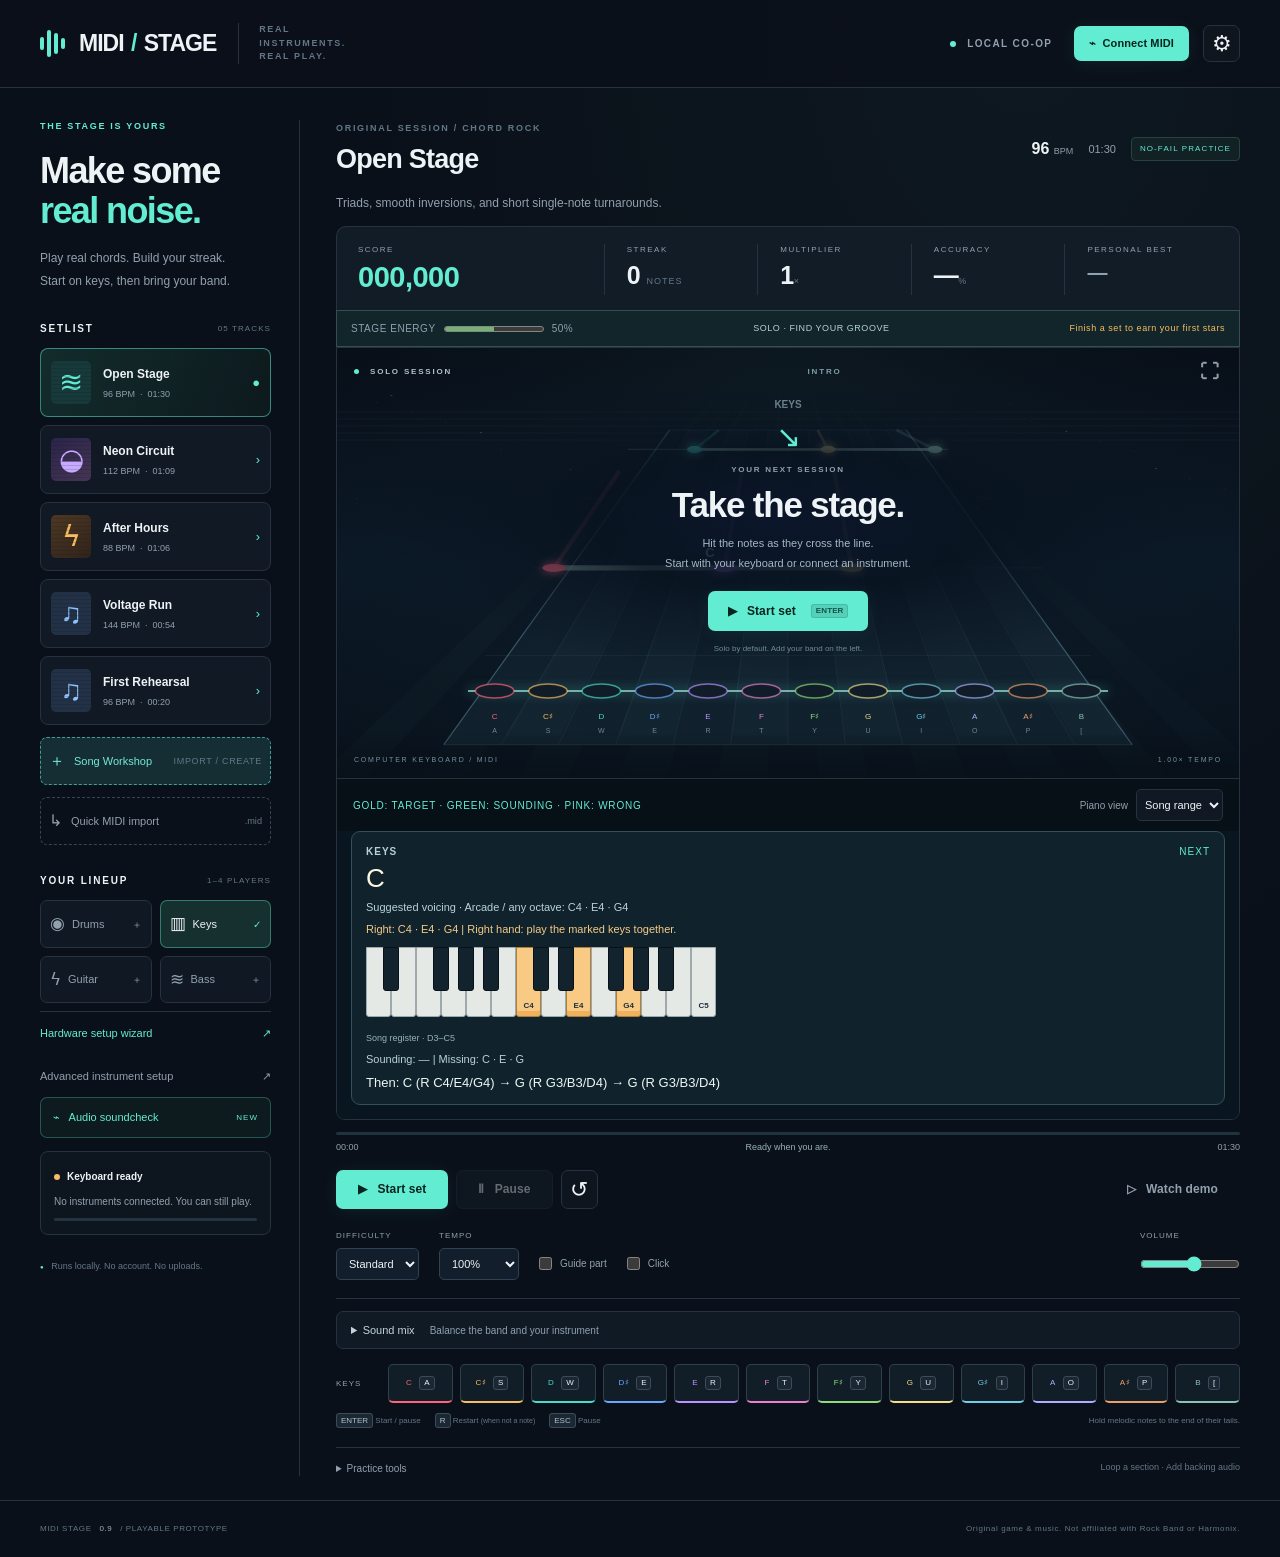
<file: index.html>
<!doctype html>
<html lang="en">
<head>
  <meta charset="utf-8"><meta name="viewport" content="width=device-width, initial-scale=1">
  <meta name="theme-color" content="#0a1019"><meta name="description" content="An original local rhythm game for MIDI drums, keys, guitar/bass audio, song highways, hardware profiles and MIDI OUT.">
  <title>MIDI Stage — Your instruments. Your stage.</title>
  <link rel="stylesheet" href="src/styles.css">
  <script defer src="src/core.js"></script><script defer src="src/chords.js"></script><script defer src="src/repertoire.js"></script><script defer src="src/guidance.js"></script><script defer src="src/performance.js"></script><script defer src="src/midi.js"></script><script defer src="src/hardware.js"></script><script defer src="src/onboarding.js"></script><script defer src="src/stretch.js"></script><script defer src="src/audio.js"></script><script defer src="src/input.js"></script><script defer src="src/strings.js"></script><script defer src="src/soundcheck.js"></script><script defer src="src/workshop.js"></script><script defer src="src/song-analysis.js"></script><script defer src="src/workshop-ui.js"></script><script defer src="src/app.js"></script>
</head>
<body>
  <header class="topbar">
    <a class="brand" href="#" aria-label="MIDI Stage home"><span class="brand-bars" aria-hidden="true"><i></i><i></i><i></i><i></i></span><span>MIDI<span class="brand-slash"> / </span>STAGE</span><small>REAL INSTRUMENTS. REAL PLAY.</small></a>
    <div class="header-right"><span class="local-badge"><i></i> LOCAL CO-OP</span><button id="connectMIDI" class="button primary small"><span aria-hidden="true">⌁</span> Connect MIDI</button><button id="settingsTop" class="icon-button" aria-label="Instrument settings">⚙</button></div>
  </header>
  <main class="layout">
    <aside class="sidebar">
      <div class="eyebrow">THE STAGE IS YOURS</div>
      <h1>Make some<br><em>real noise.</em></h1>
      <p class="intro">Play real chords. Build your streak.<br>Start on keys, then bring your band.</p>
      <div class="section-heading"><h2>SETLIST</h2><span id="songCount">05 TRACKS</span></div>
      <div id="setlist" class="setlist" aria-label="Choose a song"></div>
      <button id="openWorkshop" class="import-button workshop-launch"><span>＋</span> Song Workshop <small>IMPORT / CREATE</small></button>
      <button id="importButton" class="import-button"><span>↳</span> Quick MIDI import <small>.mid</small></button>
      <input id="midiFile" type="file" accept=".mid,.midi,audio/midi,audio/x-midi" hidden>
      <div class="section-heading band-heading"><h2>YOUR LINEUP</h2><span>1–4 PLAYERS</span></div>
      <div id="bandPick" class="band-pick" aria-label="Enable player parts"></div>
      <button id="hardwareWizard" class="setup-link wizard-link">Hardware setup wizard <span>↗</span></button>
      <button id="openSetup" class="setup-link">Advanced instrument setup <span>↗</span></button>
      <button id="openSoundcheck" class="soundcheck-link"><span>⌁ &nbsp; Audio soundcheck</span><small>NEW</small></button>
      <div class="input-card"><div><span class="status-dot" id="midiDot"></span><strong id="midiStatus">Keyboard ready</strong></div><p id="lastMIDI">No instruments connected. You can still play.</p><div class="velocity-track"><span id="velocityBar"></span></div></div>
      <div class="sidebar-foot"><span>●</span> Runs locally. No account. No uploads.</div>
    </aside>
    <section class="play-area" aria-label="Rhythm game">
      <div class="session-heading"><div><div class="eyebrow" id="songTag">ORIGINAL SESSION / CHORD ROCK</div><h2 id="songTitle">Open Stage</h2></div><div class="song-meta"><strong id="bpmLabel">96 <small>BPM</small></strong><span id="durationLabel">01:30</span><span class="no-fail">NO-FAIL PRACTICE</span></div></div>
      <p id="arrangementHelp" class="arrangement-help"></p>
      <div class="hud" aria-live="off"><div class="score-stat"><span>SCORE</span><strong id="score">000,000</strong></div><div><span>STREAK</span><strong id="combo">0 <small>NOTES</small></strong></div><div><span>MULTIPLIER</span><strong id="multiplier">1<small>×</small></strong></div><div><span>ACCURACY</span><strong id="accuracy">—<small>%</small></strong></div><div class="best-stat"><span>PERSONAL BEST</span><strong id="best">—</strong></div></div>
      <div class="performance-hud"><label>STAGE ENERGY <meter id="stageEnergy" min="0" max="100" value="50"></meter><span id="energyValue">50%</span></label><span id="bandBonus">SOLO · FIND YOUR GROOVE</span><span id="masteryStatus">Your first set awaits</span></div>
      <div id="liveInputs" class="live-inputs" aria-label="Live guitar and bass" hidden></div>
      <div id="stage" class="stage">
        <div class="stage-visual">
        <div class="stage-top"><span id="stageMode"><i></i> SOLO SESSION</span><span id="sectionName">INTRO</span><button id="fullscreen" aria-label="Toggle full screen" class="fullscreen">⛶</button></div>
        <canvas id="stageCanvas" role="img" aria-label="Notes travel down each instrument highway. Hit the matching pad when a note reaches the glowing strike line."></canvas>
        <div id="stageOverlay" class="stage-overlay"><div class="overlay-mark" aria-hidden="true">↘</div><div class="eyebrow">YOUR NEXT SESSION</div><h3>Take the stage.</h3><p>Hit the notes as they cross the line.<br>Start with your keyboard or connect an instrument.</p><button id="overlayStart" class="button primary">▶ &nbsp; Start set <kbd>ENTER</kbd></button><span class="overlay-hint">Solo by default. Add your band on the left.</span></div>
        <div id="countdown" class="countdown" aria-live="polite"></div>
        <div class="stage-bottom"><span id="inputMode">COMPUTER KEYBOARD / MIDI</span><span id="speedBadge">1.00× TEMPO</span></div>
        </div>
        <div id="guideTools" class="guide-tools"><span>GOLD: TARGET · GREEN: SOUNDING · PINK: WRONG</span><label>Piano view <select id="guideRange"><option value="focus">Song range</option><option value="88">All 88 keys</option></select></label></div>
        <div id="chordGuide" class="chord-guide" aria-label="Chord and keyboard guidance"></div>
      </div>
      <div class="progress-wrap"><div class="progress-line"><span id="progressFill"></span></div><div class="progress-labels"><span id="elapsed">00:00</span><span id="runStatus" role="status">Ready when you are.</span><span id="remaining">01:30</span></div></div>
      <div class="transport"><div class="transport-main"><button id="start" class="button primary">▶ &nbsp; Start set</button><button id="pause" class="button secondary" disabled>Ⅱ &nbsp; Pause</button><button id="restart" class="icon-button" aria-label="Restart song" title="Restart (R)">↺</button></div><button id="demo" class="button ghost">▷ &nbsp; Watch demo</button></div>
      <div class="session-controls"><label>DIFFICULTY<select id="difficulty"><option value="chill">Chill</option><option value="standard" selected>Standard</option><option value="expert">Expert</option></select></label><label>TEMPO<select id="speed"><option value="0.5">50%</option><option value="0.75">75%</option><option value="1" selected>100%</option><option value="1.25">125%</option></select></label><label class="check"><input type="checkbox" id="guide"> Guide part</label><label class="check"><input type="checkbox" id="metronome"> Click</label><label class="volume-label">VOLUME<input type="range" id="volume" min="0" max="100" value="55" aria-label="Master volume"></label></div>
      <details class="mix-tools"><summary>Sound mix <span>Balance the band and your instrument</span></summary><div class="mix-controls"><label>Backing <input id="mixBacking" type="range" min="0" max="100" value="100"></label><label>My MIDI instrument <input id="mixMonitor" type="range" min="0" max="100" value="100"></label><label>Guide part <input id="mixGuide" type="range" min="0" max="100" value="100"></label></div><p>Enable Guide part to hear the selected synthesized part respond to your hits and misses. Imported full mixes stay intact. Live guitar/bass monitoring comes from your interface.</p></details>
      <div id="pads" class="pads" aria-label="Playable input pads"></div>
      <div class="keyboard-hint"><span><kbd>ENTER</kbd> Start / pause</span><span><kbd>R</kbd> Restart <small>(when not a note)</small></span><span><kbd>ESC</kbd> Pause</span><span>Hold melodic notes to the end of their tails.</span></div>
      <details class="practice-tools"><summary>Practice tools <span>Loop a section · Add backing audio</span></summary><div class="practice-row"><label class="check"><input type="checkbox" id="loop"> Loop</label><label>From (sec)<input id="loopStart" type="number" min="0" step="0.5" value="0"></label><label>To (sec)<input id="loopEnd" type="number" min="1" step="0.5" value="17.1"></label><button id="audioButton" class="button secondary small">Add backing audio</button><input id="audioFile" type="file" accept="audio/*" hidden><button id="clearAudio" class="button ghost small" hidden>Clear audio</button><label>Audio starts at (sec)<input id="audioOffset" type="number" value="0" step="0.01" min="-120" max="120"></label></div><p id="audioStatus">MIDI tracks are synthesized locally. Optional audio must match your chart; it is not automatically transcribed or aligned.</p></details>
    </section>
  </main>
  <footer><span>MIDI STAGE <b>0.9</b> / PLAYABLE PROTOTYPE</span><span>Original game & music. Not affiliated with Rock Band or Harmonix.</span></footer>
  <dialog id="onboardingDialog" class="onboarding-dialog" aria-labelledby="wizardTitle">
    <div class="dialog-heading"><div><div class="eyebrow" id="wizardEyebrow">STEP 1 / 5</div><h2 id="wizardTitle">Find your rig</h2></div><button id="wizardClose" class="icon-button" aria-label="Close hardware setup wizard">×</button></div>
    <div class="wizard-progress"><span id="wizardProgress"></span></div>
    <div id="wizardBody" class="wizard-body"></div>
    <div class="dialog-footer wizard-footer"><span id="wizardStatus" role="status">Nothing is changed until you interact with a setup control.</span><div><button id="wizardReport" class="button ghost small" hidden>Save profile report</button><button id="wizardBack" class="button secondary">Back</button><button id="wizardNext" class="button primary">Next</button></div></div>
  </dialog>
  <dialog id="setupDialog" class="setup-dialog"><div class="dialog-heading"><div><div class="eyebrow">PLUG IN. MAP IT. PLAY.</div><h2>Your instrument rack</h2></div><button data-close="setupDialog" class="icon-button" aria-label="Close instrument settings">×</button></div><p class="dialog-intro">Assign each player a different device or MIDI channel. Select “Any channel” for a dedicated controller. Settings save on this browser.</p><div id="routeWarning" class="warning" hidden></div><div id="routeSettings"></div><div class="global-settings"><label>Ignore velocities below<input id="minVelocity" type="number" min="1" max="127" value="12"><small>Reject very light / accidental triggers.</small></label><label>Global correction (ms)<input id="inputOffset" type="number" min="-500" max="500" value="0"><small>Positive values compensate late input.</small></label><label class="check"><input id="monitor" type="checkbox" checked> Hear my MIDI notes</label><button id="calibrateButton" class="button secondary">Calibrate timing</button></div><section class="hardware-global"><div class="hardware-heading"><div><div class="eyebrow">MIDI OUT / HARDWARE SYNC</div><h3>External gear</h3></div><button id="panicOut" class="button ghost small">PANIC / ALL NOTES OFF</button></div><p>Optional. Route guide notes or hit feedback to MIDI hardware and sync external devices with MIDI Clock. SysEx stays disabled.</p><div class="hardware-fields"><label>CLOCK OUTPUT<select id="clockOutput"></select></label><label class="check"><input id="midiClock" type="checkbox"> Send MIDI Clock · 24 PPQN</label><label class="check"><input id="midiTransport" type="checkbox" checked> Start / Continue / Stop</label></div><small id="hardwareStatus" role="status">No MIDI outputs connected.</small></section><div class="dialog-footer"><span id="learnStatus" role="status">MIDI Learn: click a lane, then play its pad or key.</span><button data-close="setupDialog" class="button primary">Done</button></div></dialog>
  <dialog id="calibrationDialog" class="calibration-dialog"><div class="dialog-heading"><div><div class="eyebrow">GET IN THE POCKET</div><h2 id="calibrationTitle">Timing calibration</h2></div><button data-close="calibrationDialog" class="icon-button" aria-label="Close calibration">×</button></div><p id="calibrationIntro">Listen to the clicks. After the first three, tap your instrument or the button in time for ten beats. This estimates your input/audio correction; it does not measure hardware latency independently.</p><div id="calibrationPulse" class="calibration-pulse">♩</div><strong id="calibrationStatus" role="status">Use the same headphones or speakers you will play with.</strong><div class="calibration-actions"><button id="calibrationStart" class="button primary">Start clicks</button><button id="calibrationTap" class="button secondary" disabled>Tap on the beat <kbd>SPACE</kbd></button></div><p class="muted">Wired audio is recommended. Bluetooth delay and jitter can make timing inconsistent.</p></dialog>
  <dialog id="resultsDialog" class="results-dialog"><div class="dialog-heading"><div><div class="eyebrow" id="resultEyebrow">SET COMPLETE</div><h2 id="resultTitle">That's your groove.</h2></div><button data-close="resultsDialog" class="icon-button" aria-label="Close results">×</button></div><div id="resultContent"></div><div class="dialog-footer"><button id="resultSetup" class="button secondary">Instrument setup</button><button id="playAgain" class="button primary">↺ &nbsp; Play again</button></div></dialog>
  <dialog id="soundcheckDialog" class="soundcheck-dialog" aria-labelledby="soundcheckTitle">
    <div class="dialog-heading"><div><div class="eyebrow">0.3 / CHECK. CONNECT. PLAY.</div><h2 id="soundcheckTitle">Your band, connected.</h2></div><button id="soundClose" class="icon-button" aria-label="Close soundcheck">×</button></div>
    <p class="sound-intro">No model number needed. Find your interface, choose a channel, then pluck a string to check the signal.</p>
    <div class="sound-scope"><strong>LIVE STRINGS / SINGLE NOTES</strong><span>Check the signal, then choose “Use live guitar/bass in game.” This panel never scores. Capture restarts when you press Start set and stops on pause. Use clean direct input and headphones, not a room microphone or loopback feed. Full chords are not recognized.</span></div>
    <div class="sound-toolbar"><button id="soundAllow" class="button primary">Allow &amp; find audio inputs</button><button id="soundRefresh" class="button secondary">Refresh</button><button id="soundStop" class="button ghost">Stop all inputs</button></div>
    <p class="sound-privacy">Your browser calls this “microphone” permission. The brief discovery capture stops immediately after listing devices. Checks are silent; no recordings or uploads.</p>
    <p id="soundStatus" class="sound-status" role="status">Connect your interface, then allow audio access to reveal the names your browser can see.</p>
    <div id="soundConflict" class="warning" hidden></div>
    <div id="soundCards" class="sound-cards"></div>
    <p class="sound-routing-note">Browser channel numbers may differ from physical jack numbers. Play each instrument alone to confirm the route. A mono input cannot separate guitar and bass; test them one at a time. Generic names such as “USB Audio” are normal.</p>
    <section class="sound-midi"><div><h3>MIDI drums, keys &amp; MIDI-equipped guitar</h3><p id="soundMidiDevices"></p><small id="soundMidiLast">MIDI gameplay and lane mappings are unchanged.</small></div><button id="soundMIDI" class="button secondary small">MIDI routing</button></section>
    <div class="dialog-footer sound-footer"><span>Capture stops when you close this panel or hide the tab.</span><div><button id="soundReport" class="button ghost small">Save device report</button><button id="soundDone" class="button primary">Done</button></div></div>
  </dialog>
  <div id="toast" class="toast" role="status" aria-live="polite"></div>
</body>
</html>
</file>
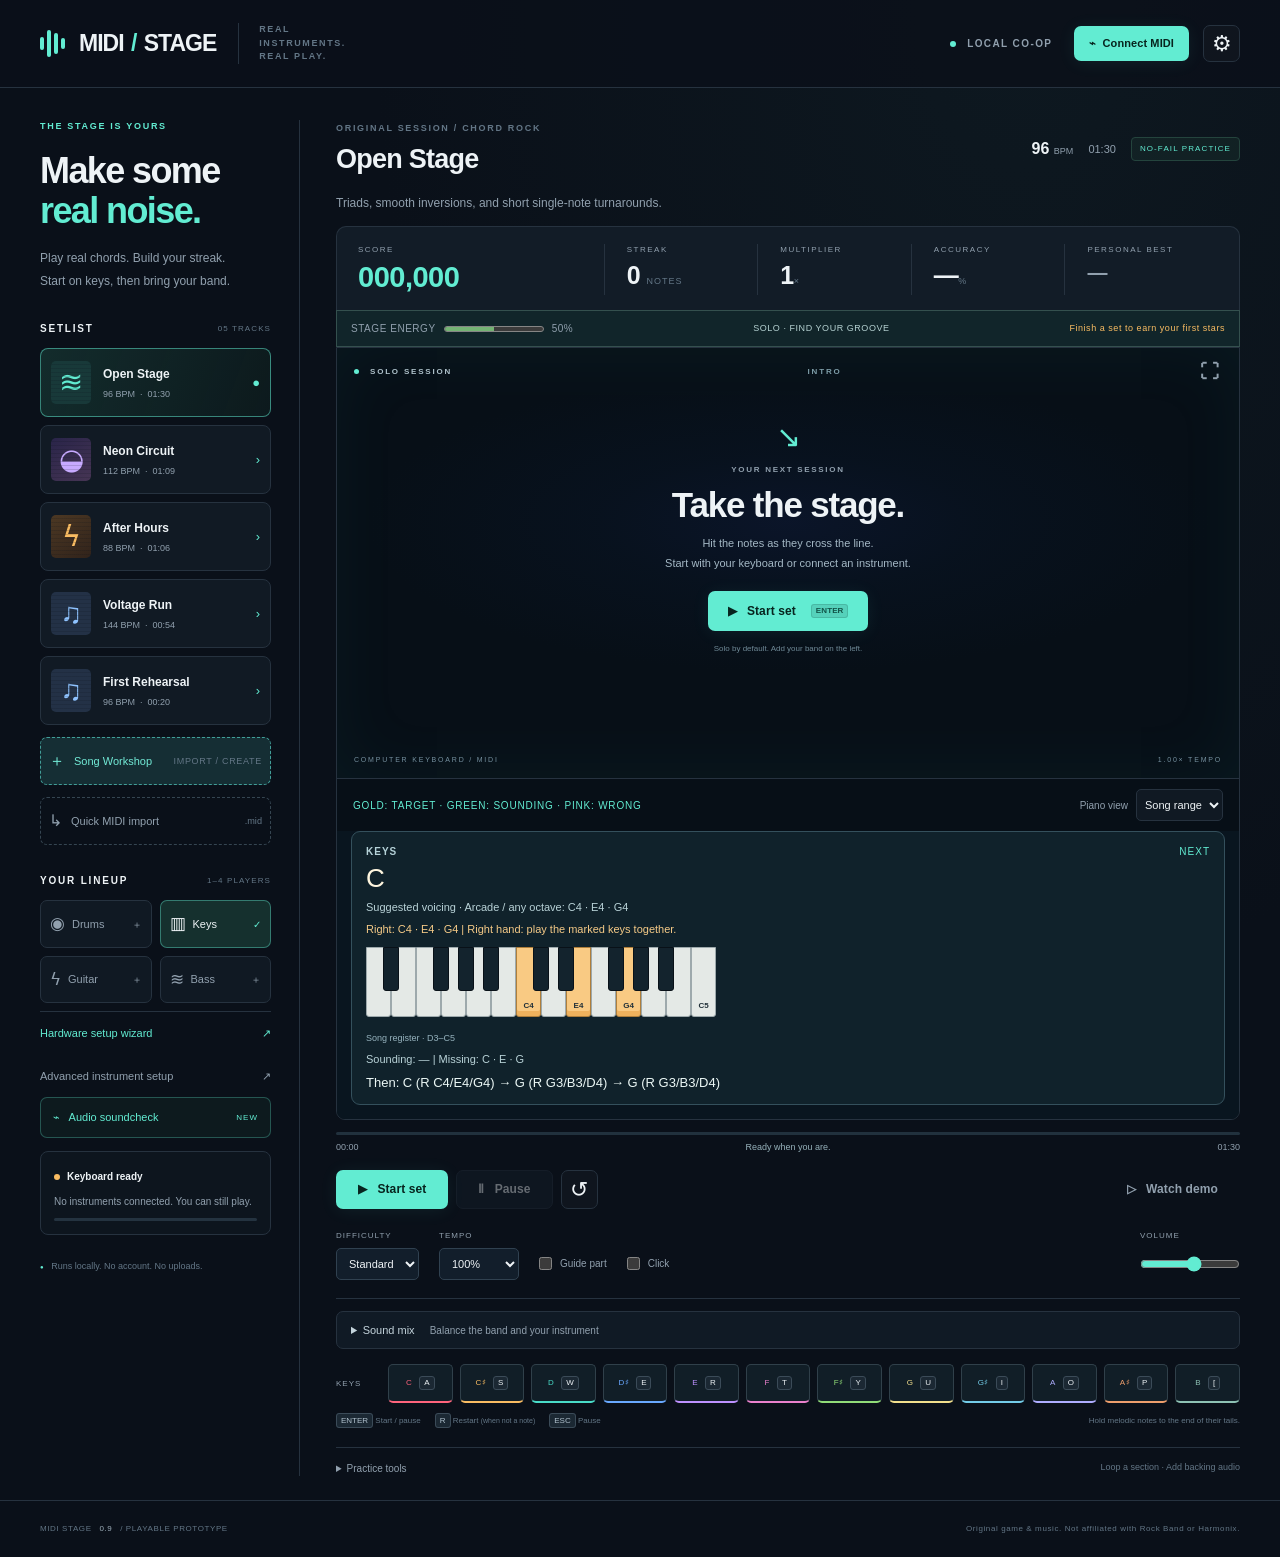
<file: MIDI-Stage.html>
<!doctype html>
<html lang="en">
<head>
  <meta charset="utf-8"><meta name="viewport" content="width=device-width, initial-scale=1">
  <meta name="theme-color" content="#0a1019"><meta name="description" content="An original local rhythm game for MIDI drums, keys, guitar/bass audio, song highways, hardware profiles and MIDI OUT.">
  <title>MIDI Stage — Your instruments. Your stage.</title>
  <style>
:root{color-scheme:dark;--bg:#0a1019;--panel:#101923;--panel2:#151f2c;--line:#26323f;--text:#eef3f6;--muted:#91a0ae;--dim:#637686;--mint:#62ecd2;--rose:#ff647c;--amber:#f9bc62;--font:Inter,-apple-system,BlinkMacSystemFont,"Segoe UI",sans-serif}*{box-sizing:border-box}body{margin:0;background:radial-gradient(ellipse at 80% 0%,#13252b66,transparent 45%),var(--bg);color:var(--text);font-family:var(--font);font-size:14px;line-height:1.5}button,input,select{font:inherit}button,a,input,select,summary{-webkit-tap-highlight-color:transparent}button{cursor:pointer}button:disabled{cursor:not-allowed;opacity:.4}button:focus-visible,a:focus-visible,input:focus-visible,select:focus-visible,summary:focus-visible{outline:2px solid var(--mint);outline-offset:4px}button{color:inherit}a{color:inherit;text-decoration:none}.topbar{height:88px;border-bottom:1px solid var(--line);padding:0 40px;display:flex;align-items:center;justify-content:space-between;background:#0a1019cc}.brand{display:flex;gap:14px;align-items:center;font-size:23px;font-weight:850;letter-spacing:-1px;white-space:nowrap}.brand-slash{color:var(--mint);padding:0 2px}.brand small{font-size:9px;letter-spacing:1.6px;line-height:1.5;font-weight:600;color:var(--dim);max-width:100px;white-space:normal;margin-left:8px;padding-left:20px;border-left:1px solid var(--line)}.brand-bars{display:flex;align-items:center;gap:3px;height:28px}.brand-bars i{display:block;width:4px;background:var(--mint);border-radius:3px}.brand-bars i:nth-child(1){height:13px}.brand-bars i:nth-child(2){height:27px}.brand-bars i:nth-child(3){height:21px}.brand-bars i:nth-child(4){height:11px}.header-right{display:flex;align-items:center;gap:14px}.local-badge{font-size:10px;font-weight:700;letter-spacing:1.4px;color:var(--muted);margin-right:8px}.local-badge i,.stage-top i{display:inline-block;width:6px;height:6px;border-radius:50%;background:var(--mint);margin-right:7px}.button{height:43px;padding:0 21px;border:1px solid transparent;border-radius:7px;font-size:12px;font-weight:750;letter-spacing:.1px;display:inline-flex;align-items:center;justify-content:center;gap:6px;transition:background .15s,transform .15s}.button:hover:not(:disabled){transform:translateY(-1px)}.button.primary{color:#07241e;background:var(--mint);box-shadow:0 2px 18px #62ecd213}.button.primary:hover{background:#8bf6e1}.button.secondary{background:var(--panel2);border-color:var(--line)}.button.secondary:hover{background:#202d3b}.button.ghost{background:transparent;color:var(--muted)}.button.ghost:hover{background:#ffffff09;color:var(--text)}.button.small{height:35px;padding:0 14px;font-size:11px}.icon-button{background:#ffffff05;border:1px solid var(--line);border-radius:7px;width:37px;height:37px;font-size:22px;display:inline-flex;justify-content:center;align-items:center}.icon-button:hover{background:#ffffff0b}.layout{max-width:1600px;margin:0 auto;padding:32px 40px 24px;display:grid;grid-template-columns:260px minmax(0,1fr);gap:36px}.sidebar{border-right:1px solid var(--line);padding-right:28px}.eyebrow{font-size:9px;letter-spacing:1.7px;font-weight:750;color:var(--mint)}h1{font-size:36px;line-height:1.13;letter-spacing:-1.6px;margin:17px 0 15px;font-weight:750}h1 em{font-style:normal;color:var(--mint)}.intro{color:var(--muted);font-size:12px;line-height:1.9;margin-bottom:29px}.section-heading{display:flex;align-items:center;justify-content:space-between;margin:0 0 12px}.section-heading h2{font-size:10px;letter-spacing:1.8px;margin:0;font-weight:700}.section-heading>span{font-size:8px;letter-spacing:1.1px;color:var(--dim);white-space:nowrap}.setlist{display:flex;flex-direction:column;gap:8px}.song-card{display:flex;text-align:left;gap:12px;align-items:center;padding:12px 10px;border:1px solid var(--line);border-radius:8px;background:#111a24;width:100%;transition:border .15s}.song-card:hover{border-color:#5c7f82}.song-card.selected{background:linear-gradient(110deg,#183a36aa,#10252277);border-color:#62ecd281}.song-art{width:40px;height:43px;border-radius:5px;flex-shrink:0;position:relative;overflow:hidden;background:#183939;color:var(--mint);display:flex;align-items:center;justify-content:center;font-size:29px;font-weight:250}.song-art:after{content:'';position:absolute;inset:0;background:repeating-linear-gradient(0deg,transparent,transparent 3px,#0a10194d 4px)}.song-art.a1{background:linear-gradient(145deg,#292449,#463554);color:#c7aaff}.song-art.a2{background:linear-gradient(145deg,#4c3823,#31231b);color:var(--amber)}.song-art.a3{background:#233146;color:#8fc3ff}.song-card strong{display:block;font-size:12px;font-weight:650}.song-card small{display:block;color:var(--muted);font-size:9px;margin-top:5px}.song-card .song-indicator{margin-left:auto;font-size:13px;color:var(--mint)}.import-button{border:1px dashed #354551;background:transparent;color:var(--muted);font-size:11px;border-radius:7px;width:100%;padding:11px 8px;margin-top:12px;text-align:left;display:flex;align-items:center;gap:9px}.import-button>span{font-size:16px}.import-button small{margin-left:auto;color:var(--dim)}.import-button:hover{border-color:var(--mint);color:var(--mint)}.band-heading{margin-top:28px}.band-pick{display:grid;grid-template-columns:1fr 1fr;gap:8px}.part-toggle{border:1px solid var(--line);background:var(--panel);border-radius:7px;padding:10px 9px;text-align:left;display:flex;align-items:center;gap:7px;font-size:11px;color:var(--muted)}.part-toggle .part-icon{font-size:17px}.part-toggle .tick{margin-left:auto;font-size:10px}.part-toggle[aria-pressed="true"]{border-color:#62ecd266;color:var(--text);background:#15302e}.part-toggle[aria-pressed="true"] .tick{color:var(--mint)}.setup-link{display:flex;justify-content:space-between;align-items:center;width:100%;background:none;border:0;padding:13px 0;color:var(--muted);font-size:11px}.setup-link:hover{color:var(--mint)}.input-card{border:1px solid var(--line);background:#111a2480;border-radius:8px;margin-top:13px;padding:13px}.input-card strong{font-size:10px;font-weight:600}.status-dot{display:inline-block;background:var(--amber);width:6px;height:6px;border-radius:50%;margin-right:7px}.status-dot.connected{background:var(--mint);box-shadow:0 0 7px #62ecd270}.input-card p{font-size:10px;line-height:1.65;color:var(--muted);margin:8px 0}.velocity-track{height:3px;background:#243340;border-radius:3px}.velocity-track>span{display:block;width:0;height:100%;background:var(--mint);transition:width .15s}.sidebar-foot{margin-top:25px;color:var(--dim);font-size:9px}.sidebar-foot>span{color:var(--mint);font-size:6px;margin-right:5px}.session-heading{display:flex;align-items:center;justify-content:space-between;padding-top:2px;margin-bottom:18px}.session-heading .eyebrow{color:var(--dim)}.session-heading h2{font-size:27px;letter-spacing:-.75px;line-height:1.25;margin:7px 0 0;font-weight:700}.song-meta{display:flex;gap:15px;align-items:center}.song-meta strong{font-size:16px;font-weight:600}.song-meta small{font-size:9px;color:var(--muted);font-weight:500}.song-meta>span{font-size:11px;color:var(--muted)}.song-meta .no-fail{font-size:8px;letter-spacing:1.1px;padding:5px 8px;background:#19332f66;color:var(--mint);border:1px solid #24443d;border-radius:4px}.hud{display:grid;grid-template-columns:1.6fr 1fr 1fr 1fr 1fr;padding:17px 21px 15px;border:1px solid var(--line);border-bottom:0;border-radius:10px 10px 0 0;background:#121c27}.hud>div{padding-left:22px;border-left:1px solid var(--line)}.hud>div:first-child{padding-left:0;border:0}.hud span{display:block;font-size:8px;letter-spacing:1.5px;color:var(--muted);margin-bottom:4px}.hud strong{font-size:25px;line-height:1.2;font-weight:650;letter-spacing:-.5px;font-variant-numeric:tabular-nums}.hud small{font-size:9px;color:var(--dim);font-weight:500;letter-spacing:1px}.hud .score-stat strong{color:var(--mint);font-size:29px}.hud .best-stat strong{font-size:20px;color:var(--muted)}.stage{height:430px;background:#070f17;position:relative;border:1px solid var(--line);border-radius:0 0 9px 9px;overflow:hidden;isolation:isolate}.stage canvas{display:block;width:100%;height:100%}.stage-top{position:absolute;z-index:2;inset:14px 17px auto;display:flex;align-items:center;justify-content:space-between;font-size:8px;font-weight:600;letter-spacing:1.8px;color:#7e9da8;pointer-events:none}.stage-top>span:first-child{color:#b0c3cc}.stage-top i{width:5px;height:5px}.fullscreen{pointer-events:auto;background:transparent;border:0;color:var(--muted);font-size:19px;padding:0 3px;line-height:1}.stage-bottom{position:absolute;inset:auto 17px 13px;display:flex;align-items:center;justify-content:space-between;font-size:7px;letter-spacing:1.8px;color:#76909f;pointer-events:none}.stage-overlay{position:absolute;z-index:3;inset:43px 0 95px;display:flex;flex-direction:column;align-items:center;justify-content:center;text-align:center;background:radial-gradient(ellipse at 50% 45%,#0b152aef 0%,#08121fd9 30%,transparent 66%);pointer-events:none}.stage-overlay>*{pointer-events:auto}.stage-overlay[hidden]{display:none}.overlay-mark{font-size:30px;color:var(--mint);line-height:1.2;margin-bottom:9px;font-weight:300}.stage-overlay .eyebrow{font-size:8px;color:var(--muted)}.stage-overlay h3{margin:8px 0 8px;font-size:35px;line-height:1.2;letter-spacing:-1.2px;font-weight:650}.stage-overlay p{font-size:11px;color:#a4b8c5;line-height:1.8;margin:0 0 17px}.stage-overlay .button{height:40px;padding:0 19px}.stage-overlay kbd{margin-left:9px;background:#0a292522;color:#125448;border:1px solid #13544933}.overlay-hint{font-size:8px;color:#6e8996;margin-top:12px}.countdown{position:absolute;inset:25% 0 auto;text-align:center;pointer-events:none;font-size:83px;font-weight:750;line-height:1;letter-spacing:-4px;color:var(--mint);text-shadow:0 0 40px #62ecd240}.countdown small{display:block;font-size:11px;font-weight:600;letter-spacing:3px;margin-top:14px;color:var(--muted)}.progress-wrap{padding-top:12px}.progress-line{height:3px;background:#21313d;border-radius:5px;overflow:hidden}.progress-line>span{display:block;width:0;height:100%;background:var(--mint)}.progress-labels{display:flex;justify-content:space-between;margin:6px 0 15px;color:var(--muted);font-size:9px;font-variant-numeric:tabular-nums}.progress-labels>span:nth-child(2){color:#95b0b9}.transport{display:flex;justify-content:space-between;align-items:center;gap:12px}.transport-main{display:flex;align-items:center;gap:8px}.transport .button{height:39px}.transport .icon-button{height:39px}.session-controls{display:flex;align-items:end;gap:20px;margin-top:21px;padding-bottom:18px;border-bottom:1px solid var(--line)}label{font-size:10px;color:var(--muted)}.session-controls>label:not(.check){display:flex;flex-direction:column;gap:6px;font-size:8px;letter-spacing:1px}select,input[type="number"]{color:var(--text);background:#121e2b;border:1px solid #304150;border-radius:5px;padding:6px 8px;height:32px;font-size:11px;min-width:80px}select{cursor:pointer}input[type="checkbox"]{accent-color:var(--mint);width:13px;height:13px;margin:0 6px 0 0}label.check{display:flex;align-items:center;gap:2px;font-size:10px;white-space:nowrap;height:32px}.volume-label{margin-left:auto;min-width:90px}.volume-label input{width:100px;height:32px;accent-color:var(--mint);margin:0}.pads{margin-top:15px;display:flex;flex-direction:column;gap:10px}.pad-group{display:flex;align-items:center;gap:7px}.pad-group-name{font-size:8px;letter-spacing:1px;min-width:45px;color:var(--muted)}.pad{flex:1;min-width:0;height:39px;display:flex;align-items:center;justify-content:center;gap:7px;border:1px solid #30404a;border-bottom:2px solid var(--pad-color,var(--mint));border-radius:5px;background:#111e27;color:var(--pad-color,var(--mint));font-size:8px;letter-spacing:.4px;touch-action:none}.pad kbd{font-size:8px;letter-spacing:0;color:var(--text)}.pad.flash,.pad:active{background:color-mix(in srgb,var(--pad-color) 24%,#132029);box-shadow:0 0 14px color-mix(in srgb,var(--pad-color) 17%,transparent)}.keyboard-hint{margin-top:12px;display:flex;gap:14px;align-items:center;flex-wrap:wrap;color:var(--dim);font-size:8px}.keyboard-hint span:last-child{margin-left:auto}.keyboard-hint small{font-size:7px}kbd{font-family:var(--font);border:1px solid #3b4b58;background:#1b2833;border-radius:3px;padding:2px 4px;font-size:8px;color:#b1c2ce;line-height:1}.practice-tools{margin-top:20px;border-top:1px solid var(--line);padding-top:13px}.practice-tools summary{font-size:10px;color:var(--muted);cursor:pointer}.practice-tools summary>span{float:right;font-size:9px;color:var(--dim)}.practice-row{display:flex;gap:12px;align-items:end;flex-wrap:wrap;margin-top:15px}.practice-row>label:not(.check){display:flex;flex-direction:column;gap:4px;font-size:9px}.practice-row input[type="number"]{width:90px}.practice-row .check{height:34px}.practice-tools p{color:var(--dim);font-size:9px}footer{max-width:1520px;margin:auto;padding:22px 40px;display:flex;justify-content:space-between;border-top:1px solid var(--line);font-size:8px;color:var(--dim);letter-spacing:.6px}footer b{color:#9eafbb;font-weight:500;margin:0 5px}dialog{background:#101a26;border:1px solid #344957;border-radius:13px;color:var(--text);padding:26px;box-shadow:0 30px 120px #0009;max-height:90vh;overflow-y:auto;width:min(860px,94vw)}dialog::backdrop{background:#03070ce0;backdrop-filter:blur(6px)}.dialog-heading{display:flex;justify-content:space-between;align-items:center;gap:20px}.dialog-heading h2{font-size:25px;letter-spacing:-.8px;margin:5px 0;font-weight:650}.dialog-heading .icon-button{font-size:27px;flex-shrink:0}.dialog-intro,dialog>p{color:var(--muted);font-size:12px;line-height:1.8}.route-card{border:1px solid var(--line);border-radius:8px;padding:16px;margin-top:13px;background:#131f2d}.route-title{display:flex;justify-content:space-between;align-items:center;margin-bottom:12px}.route-title strong{font-size:14px;font-weight:650}.route-title button{border:0;background:none;color:var(--muted);font-size:10px}.route-fields{display:grid;grid-template-columns:1.3fr .7fr 1.2fr 1fr;gap:12px}.route-fields label{display:flex;flex-direction:column;gap:5px;font-size:9px}.route-fields select{width:100%;min-width:0}.mapping-pads{display:flex;gap:7px;flex-wrap:wrap;margin-top:13px}.learn-button{background:#0b1722;border:1px solid #344551;border-bottom-color:var(--pad-color);border-radius:5px;padding:7px 12px;min-width:55px;color:var(--pad-color);font-size:9px}.learn-button small{display:block;color:var(--dim);font-size:8px;margin-top:3px}.learn-button.learning{border-color:var(--mint);background:#24584c;color:#fff}.route-note{color:var(--dim);font-size:9px;margin:10px 0 0}.global-settings{display:grid;grid-template-columns:1fr 1fr 1fr;gap:18px;border-top:1px solid var(--line);margin-top:24px;padding-top:20px;align-items:center}.global-settings>label:not(.check){display:flex;flex-direction:column;gap:6px}.global-settings small{font-size:8px;color:var(--dim)}.global-settings input[type="number"]{width:100%}.global-settings>button{grid-column:3;grid-row:2}.dialog-footer{display:flex;justify-content:space-between;align-items:center;gap:20px;margin-top:25px;padding-top:20px;border-top:1px solid var(--line)}.dialog-footer>span{font-size:10px;color:var(--muted)}.warning{background:#e8a75313;border:1px solid #e8a75377;border-radius:6px;color:#f5c07a;padding:11px;font-size:11px;margin:14px 0}.calibration-dialog{width:min(550px,94vw);text-align:center}.calibration-dialog .dialog-heading{text-align:left}.calibration-pulse{height:115px;width:115px;border:1px solid #62ecd244;border-radius:50%;background:#1b3a3655;color:var(--mint);font-size:62px;line-height:110px;margin:24px auto;transition:background .05s,box-shadow .05s}.calibration-pulse.lit{background:#347465aa;box-shadow:0 0 40px #62ecd22a}.calibration-dialog>strong{display:block;font-size:12px;color:var(--mint);min-height:35px}.calibration-actions{display:flex;justify-content:center;gap:10px;margin:20px 0}.calibration-dialog .muted{font-size:10px;color:var(--dim)}.results-dialog{width:min(700px,94vw)}.result-score{font-size:60px;letter-spacing:-3px;color:var(--mint);font-weight:700;line-height:1.2;margin:22px 0 7px}.result-subtitle{font-size:12px;color:var(--muted)}.result-grid{display:grid;grid-template-columns:repeat(4,1fr);gap:10px;margin:24px 0}.result-grid>div{border:1px solid var(--line);border-radius:7px;padding:12px}.result-grid span{display:block;font-size:9px;color:var(--muted)}.result-grid strong{font-size:23px}.result-table{border-collapse:collapse;width:100%;font-size:11px}.result-table th{font-weight:500;font-size:9px;color:var(--muted);text-align:left}.result-table td,.result-table th{border-bottom:1px solid var(--line);padding:10px 4px}.result-advice{color:var(--muted);font-size:11px;line-height:1.7}.toast{position:fixed;bottom:22px;left:50%;transform:translate(-50%,20px);max-width:min(680px,90vw);background:#20363d;border:1px solid #557b80;border-radius:8px;padding:13px 19px;color:#e2f7f3;font-size:12px;z-index:1000;box-shadow:0 10px 35px #0007;opacity:0;pointer-events:none;transition:.2s}.toast.show{opacity:1;transform:translate(-50%,0)}[hidden]{display:none!important}.stage:fullscreen{height:100vh;width:100vw;border:0;border-radius:0}.stage:fullscreen .stage-top,.stage:fullscreen .stage-bottom{font-size:12px}.stage:fullscreen .stage-overlay{inset:15% 0 20%}@media(min-width:1500px){.stage{height:500px}.layout{grid-template-columns:285px minmax(0,1fr);gap:44px}.sidebar{padding-right:35px}h1{font-size:40px}}@media(max-width:1150px){.layout{padding:25px;gap:23px;grid-template-columns:220px minmax(0,1fr)}.sidebar{padding-right:20px}.topbar{padding:0 25px}.brand small{display:none}.hud{padding:15px}.hud>div{padding-left:12px}.hud .best-stat{display:none}.hud{grid-template-columns:1.5fr 1fr 1fr 1fr}.song-meta{gap:10px}.song-meta .no-fail{display:none}.session-controls{gap:13px}.pad{gap:4px}.pad-group-name{min-width:37px}h1{font-size:32px}.keyboard-hint span:last-child{margin-left:0}.stage{height:410px}}@media(max-width:850px){.layout{grid-template-columns:1fr;padding:22px 18px;gap:25px}.sidebar{border-right:0;padding:0;display:grid;grid-template-columns:1fr 1fr;gap:0 18px}.sidebar>.eyebrow,.sidebar>h1,.sidebar>.intro,.sidebar-foot,.sidebar>.section-heading:first-of-type{display:none}.sidebar>.setlist{grid-column:1/-1;display:grid;grid-template-columns:repeat(3,1fr);margin-bottom:8px}.sidebar>.import-button{grid-column:1/-1;margin:0 0 15px;justify-content:center;padding:7px}.import-button small{margin-left:0}.band-heading{grid-column:1;align-self:center;margin:0 0 8px}.band-pick{grid-column:1;grid-row:4;grid-template-columns:repeat(4,1fr);gap:5px}.part-toggle{padding:8px 5px;font-size:9px;gap:4px}.part-icon{display:none}.setup-link{grid-column:1;padding:8px 0}.input-card{grid-column:2;grid-row:3/6;margin:0}.session-heading{margin-bottom:15px}.stage{height:450px}.topbar{height:69px;padding:0 18px}.brand{font-size:21px}.local-badge{display:none}.header-right{gap:8px}.song-card{padding:9px 7px;gap:7px}.song-art{width:30px;height:34px}.song-card strong{font-size:10px}.song-card small{font-size:8px}.song-indicator{display:none}.route-fields{grid-template-columns:1fr 1fr}.global-settings{grid-template-columns:1fr 1fr}.global-settings>button{grid-column:2;grid-row:2}.song-meta{font-size:10px}footer{padding:18px;gap:16px;font-size:7px}.keyboard-hint{gap:10px}}@media(max-width:500px){.header-right #settingsTop{display:none}.brand{font-size:18px}.brand-bars{gap:2px}.brand-bars i{width:3px}.button.small{padding:0 10px}.sidebar>.setlist{gap:6px}.song-card{flex-direction:column;align-items:flex-start;gap:7px;padding:10px}.song-art{width:100%;height:22px;font-size:24px}.song-card small{margin-top:3px}.band-pick{grid-template-columns:1fr 1fr}.session-heading h2{font-size:23px}.song-meta{flex-direction:column;align-items:end;gap:0}.hud{padding:13px 11px;grid-template-columns:1.4fr 1fr .9fr .9fr}.hud>div{padding-left:9px}.hud strong{font-size:20px}.hud .score-stat strong{font-size:24px}.hud span{font-size:7px;letter-spacing:.8px}.hud small{font-size:7px}.stage{height:395px}.stage-overlay h3{font-size:29px}.stage-overlay p{font-size:10px}.stage-overlay{inset:48px 0 95px}.overlay-mark{font-size:24px;margin-bottom:6px}.stage-bottom{font-size:6px;letter-spacing:1px}.stage-top{font-size:7px;letter-spacing:1px}.transport-main{gap:6px}.transport .button{padding:0 12px;font-size:10px}.transport>.button{padding:0 6px}.session-controls{flex-wrap:wrap;gap:10px;align-items:end}.session-controls .volume-label{display:none}.session-controls select{min-width:78px}.pad-group{flex-wrap:wrap;gap:4px}.pad-group-name{width:100%;font-size:8px}.pad{height:34px;flex-direction:column;gap:4px;padding:3px;font-size:7px}.pad kbd{font-size:7px;padding:1px 3px}.practice-tools summary>span{font-size:8px}dialog{padding:20px}.global-settings{gap:12px}.dialog-footer{gap:12px}.result-grid{grid-template-columns:1fr 1fr}.calibration-actions{flex-direction:column}.keyboard-hint span:nth-child(2){display:none}}@media(prefers-reduced-motion:reduce){*,*:before,*:after{transition:none!important;scroll-behavior:auto!important}}

/* Explicit compact-layout placement keeps import and lineup controls in order. */
@media(max-width:850px){.sidebar>.section-heading:not(.band-heading){display:none}.sidebar>.setlist{grid-row:1}.sidebar>.import-button{grid-row:2}.sidebar>.band-heading{grid-row:3}.sidebar>.band-pick{grid-row:4}.sidebar>.setup-link{grid-row:5}.sidebar>.input-card{grid-row:3 / 6}}
@media(max-width:500px){.session-controls>label.volume-label{display:none}}

/* 0.2 — audio soundcheck. All input meters are driven by actual capture data. */
.soundcheck-link{display:flex;align-items:center;justify-content:space-between;width:100%;padding:11px 12px;margin:0 0 7px;border:1px solid #62ecd249;border-radius:7px;color:var(--mint);background:#17322b55;font-size:11px}.soundcheck-link small{font-size:8px;letter-spacing:1px}.soundcheck-dialog{width:min(940px,calc(100vw - 28px));max-width:940px;max-height:94vh;padding:28px 30px}.soundcheck-dialog .dialog-heading h2{font-size:29px;letter-spacing:-.7px;margin-top:6px}.sound-intro{font-size:13px;color:var(--muted);margin:8px 0 16px}.sound-scope{display:flex;gap:15px;align-items:center;padding:12px 14px;background:#f9bc6208;border:1px solid #f9bc6238;border-radius:8px}.sound-scope strong{font-size:9px;letter-spacing:1px;color:var(--amber);max-width:112px;flex-shrink:0}.sound-scope span{font-size:11px;color:#bdc8d0;line-height:1.7}.sound-toolbar{display:flex;gap:9px;align-items:center;flex-wrap:wrap;margin-top:20px}.sound-privacy{font-size:10px;color:var(--muted);line-height:1.7;margin:9px 0}.sound-status{font-size:11px;min-height:19px;color:var(--mint);margin:9px 0 16px}.sound-status.error{color:var(--rose)}.sound-cards{display:grid;grid-template-columns:1fr 1fr;gap:16px}.sound-card{min-width:0;background:linear-gradient(135deg,#14232a,#101923 70%);border:1px solid var(--line);border-radius:12px;padding:20px}.sound-card-head{display:flex;justify-content:space-between;align-items:center;margin-bottom:17px;gap:10px}.sound-card-head h3{font-size:19px;letter-spacing:-.4px;margin:4px 0 0}.sound-card-head .eyebrow{font-size:8px;letter-spacing:1.3px}.sound-badge{font-size:8px;letter-spacing:.8px;color:var(--muted);border:1px solid var(--line);padding:4px 6px;border-radius:5px;white-space:nowrap}.sound-badge.active{color:var(--mint);border-color:#62ecd24d;background:#62ecd20d}.sound-badge.error{color:var(--amber)}.sound-fields{display:grid;grid-template-columns:minmax(0,1.45fr) minmax(0,1fr);gap:10px}.sound-fields label,.sound-gate{font-size:8px;letter-spacing:1px;color:var(--muted)}.sound-fields select{width:100%;min-width:0;display:block;margin-top:6px;padding:9px 24px 9px 9px;font-size:11px;text-overflow:ellipsis;letter-spacing:0}.sound-capture-info{font-size:10px;line-height:1.6;min-height:33px;color:var(--muted);margin:8px 0 16px;overflow-wrap:anywhere}.sound-meter-label{display:flex;justify-content:space-between;align-items:center;font-size:8px;letter-spacing:1px;color:var(--muted);margin-bottom:6px}.sound-meter-label output{font-size:11px;letter-spacing:0;font-variant-numeric:tabular-nums;color:var(--text)}.sound-level{height:13px;border-radius:3px;background:#25323e;overflow:hidden}.sound-level>span{display:block;height:100%;width:0;background:linear-gradient(90deg,#388c85,var(--mint));transition:width .08s linear}.sound-level.clipping>span{background:var(--rose)}.sound-meter-scale{display:flex;justify-content:space-between;margin-top:4px;color:var(--dim);font-size:8px}.sound-tuner{display:flex;gap:19px;align-items:center;border-top:1px solid var(--line);border-bottom:1px solid var(--line);padding:13px 0;margin:16px 0 10px;min-height:90px}.sound-tuner>output{font-size:46px;letter-spacing:-2px;line-height:1.1;color:var(--mint);min-width:79px;font-variant-numeric:tabular-nums}.sound-tuner strong{display:block;font-size:12px;font-weight:600}.sound-tuner small{font-size:9px;color:var(--muted);display:block;margin-top:5px}.sound-signal{font-size:11px;min-height:38px;color:var(--muted);line-height:1.7}.sound-gate{display:block;margin-top:10px}.sound-gate>output{float:right;letter-spacing:0;font-size:10px}.sound-gate input{width:100%;display:block;accent-color:var(--mint);margin:8px 0 13px}.sound-card-foot{display:flex;align-items:center;justify-content:space-between;gap:8px}.sound-card-foot .button{height:36px;padding:0 15px;font-size:11px}.sound-card-foot small{font-size:8px;color:var(--dim);text-align:right}.sound-routing-note{font-size:10px;color:var(--muted);line-height:1.8;margin:14px 0 16px}.sound-midi{display:flex;justify-content:space-between;align-items:center;gap:18px;padding:15px 17px;background:#0c151f;border:1px solid var(--line);border-radius:9px}.sound-midi h3{font-size:12px;margin:0 0 4px}.sound-midi p{font-size:10px;color:var(--muted);margin:0;overflow-wrap:anywhere}.sound-midi small{font-size:9px;color:var(--dim);display:block;margin-top:5px}.sound-midi .button{flex-shrink:0}.sound-footer{margin-top:18px;gap:12px}.sound-footer>span{font-size:9px;color:var(--muted)}.sound-footer>div{display:flex;gap:7px;align-items:center}.soundcheck-dialog .warning{margin-bottom:14px}
@media(max-width:850px){.sidebar>.soundcheck-link{grid-column:1;grid-row:6}.soundcheck-dialog{padding:22px}.sound-card{padding:16px}.sound-card-head{flex-wrap:wrap;gap:6px}.sound-fields{grid-template-columns:1fr}.sound-capture-info{min-height:48px}.sound-card-foot{flex-wrap:wrap}.sound-card-foot small{text-align:left}}
@media(max-width:620px){.sound-cards{grid-template-columns:1fr}.soundcheck-dialog{padding:20px 16px}.soundcheck-dialog .dialog-heading h2{font-size:25px}.sound-fields{grid-template-columns:minmax(0,1.45fr) minmax(0,1fr)}.sound-capture-info{min-height:0}.sound-scope{align-items:flex-start}.sound-toolbar{gap:7px}.sound-toolbar .button{height:37px;padding:0 12px;font-size:10px}.sound-midi{align-items:flex-start;flex-direction:column;gap:10px}.sound-footer{align-items:flex-start;flex-direction:column}.sound-footer>div{width:100%;justify-content:space-between}}

/* v0.3 live-input status and per-player controls */
.live-inputs {display:grid;grid-template-columns:repeat(auto-fit,minmax(220px,1fr));gap:10px;margin:0 0 12px;}
.live-inputs[hidden]{display:none}.live-input {background:#10232c;border:1px solid #284b55;border-radius:10px;padding:12px 14px;display:grid;gap:5px;min-width:0;font-size:12px;}
.live-input strong{color:var(--mint);font-size:11px;letter-spacing:.08em}.live-input small{font-size:10px;color:var(--muted);line-height:1.5}.live-input span{overflow-wrap:anywhere}.live-input meter{width:100%;height:10px;}
.route-extended{display:grid;grid-template-columns:1fr 1fr;gap:12px;margin:12px 0}.route-extended label{display:grid;gap:6px;font-size:10px;color:var(--muted)}.route-extended small{font-size:10px;line-height:1.5}.sound-use{width:100%;margin-top:14px;white-space:normal}.pad:disabled{opacity:.45;cursor:default}
@media(max-width:560px){.route-extended{grid-template-columns:1fr}.live-inputs{grid-template-columns:1fr}}

/* Song Workshop — a dedicated arrangement workspace. */
.workshop-launch{border-color:#419e98!important;background:#152e34!important;color:#72ead6!important}.workshop-launch small{font-size:9px;letter-spacing:.7px}
.workshop-dialog{width:min(1240px,96vw);max-width:96vw;max-height:94vh;padding:28px;background:#0c1521;color:#e6eef7;border:1px solid #304456;border-radius:18px;overflow:auto}.workshop-dialog::backdrop{background:#030911de;backdrop-filter:blur(6px)}
.workshop-dialog .dialog-heading h2{font-size:30px}.ws-intro{font-size:14px;color:#9daec1;margin:8px 0 20px}.ws-import{display:flex;gap:10px;align-items:center;flex-wrap:wrap;padding:17px;border:1px dashed #3c6072;border-radius:12px;background:#122432}.ws-import>div{display:grid;gap:5px;margin-right:auto}.ws-import strong{font-size:15px}.ws-import span{font-size:12px;color:#a6bfd0}.ws-import.dragging{border-color:#49dcc8;background:#1b3d42}.ws-status{border-left:3px solid #49dcc8;background:#14282f;color:#c6e8e5;padding:11px 15px;min-height:42px;font-size:13px;line-height:1.5}
.ws-layout{display:grid;grid-template-columns:288px minmax(0,1fr);gap:24px;margin-top:22px}.ws-inspector{border-right:1px solid #28394b;padding-right:22px}.ws-layout h3{font-size:12px;letter-spacing:1px;text-transform:uppercase;color:#d1e6ed;margin:0 0 16px}.ws-layout label{font-size:11px;font-weight:600;letter-spacing:.3px;color:#a8bcd0;display:grid;gap:7px;margin:0 0 12px}.ws-layout input:not([type=checkbox]):not([type=range]),.ws-layout select{min-width:0;width:100%;height:36px;background:#101f2e;color:#eff6fa;border:1px solid #34475c;border-radius:7px;padding:6px 9px;font-size:12px}.ws-layout input:focus,.ws-layout select:focus{outline:2px solid #49dcc8;outline-offset:2px}.ws-layout .check{display:flex;align-items:center;gap:7px;font-weight:400;line-height:1.4;letter-spacing:0}.ws-layout input[type=checkbox]{accent-color:#49dcc8}.ws-pair{display:grid;grid-template-columns:1fr 1fr;gap:10px}.ws-actions{display:flex;gap:7px;flex-wrap:wrap;align-items:center}.ws-small{font-size:11px;line-height:1.55;color:#9aafc2;margin:10px 0 16px}.ws-small strong{color:#f6ca85}.ws-audio-box{display:grid;gap:10px;border:1px solid #2d4154;padding:14px;border-radius:9px;margin:18px 0}.ws-audio-box strong{font-size:12px;overflow-wrap:anywhere}.ws-audio-box label{margin-bottom:0}.ws-track{padding-bottom:9px;border-bottom:1px solid #253748}.ws-track>span{line-height:1.5;overflow-wrap:anywhere}.ws-track small{color:#789bb5}.ws-generator{margin-top:20px;border-top:1px solid #314356;padding-top:16px}.ws-generator summary{cursor:pointer;color:#d1e6ed;font-size:12px;font-weight:700;letter-spacing:.5px}.ws-roles{display:grid;grid-template-columns:1fr 1fr}.ws-roots{display:grid;gap:0}.ws-editor-heading{display:flex;justify-content:space-between;gap:10px;align-items:flex-start}.ws-editor-heading h3{margin-bottom:6px}.ws-editor-heading .ws-small{margin-top:8px}.ws-tabs{display:grid;grid-template-columns:repeat(4,1fr);gap:8px;margin:0 0 16px}.ws-tabs button{border:1px solid #334a60;color:#acbfd2;background:#122132;border-radius:8px;padding:12px 8px;font-size:12px;font-weight:600;cursor:pointer}.ws-tabs button[aria-pressed=true]{color:#6ee9d0;border-color:#4caa9f;background:#173438}.ws-tabs span{display:block;font-size:17px;margin-top:5px;color:#eff7fb}.ws-editor-tools{display:flex;gap:12px;align-items:end;flex-wrap:wrap}.ws-editor-tools label{width:105px;margin-bottom:12px}.ws-editor-tools .button{margin-bottom:12px}#wsCanvas{display:block;width:100%;height:auto;background:#080f19;border:1px solid #31465a;border-radius:9px;cursor:crosshair}.ws-position{display:flex;align-items:center;gap:10px;margin:8px 0 18px}.ws-position input{flex:1;min-width:50px;accent-color:#49dcc8}.ws-position output{font-size:11px;color:#a7bacd;min-width:115px;text-align:right}.ws-position .icon-button{width:28px;height:28px}.ws-note-form{display:grid;grid-template-columns:1fr 1.5fr 1fr .8fr;gap:10px}.ws-note-list{margin-top:12px!important}.ws-preview{display:flex;gap:8px;align-items:center;flex-wrap:wrap;border-top:1px solid #2c4052;margin-top:18px;padding-top:16px}.ws-preview .check{margin:0}.ws-preview output{font-size:13px;color:#72e2d0;margin-left:auto}.ws-review{font-size:12px;line-height:1.5;padding:12px 14px;background:#1a2332;border:1px solid #3b495d;border-radius:8px;color:#c4d7e8}.ws-library{margin-top:24px}.ws-library-row{display:flex;align-items:center;gap:8px;border-bottom:1px solid #253747;padding:10px 0}.ws-library-row>div{flex:1;min-width:0}.ws-library-row strong{display:block;font-size:13px;overflow-wrap:anywhere}.ws-library-row small{display:block;font-size:11px;color:#8fa8be;margin-top:6px}.ws-library-row .button{flex-shrink:0}#wsLibrary{font-size:13px;color:#a0b4c7}.ws-footer{position:sticky;bottom:-28px;background:#0c1521f5;border-top:1px solid #385065;margin-top:24px;padding-top:17px;padding-bottom:10px;display:flex;align-items:center;justify-content:space-between;gap:10px;z-index:2}.ws-footer>div{display:flex;gap:8px;flex-wrap:wrap}.ws-footer>span{font-size:11px;color:#9eb7c9;max-width:240px}.workshop-dialog button:disabled{opacity:.42;cursor:not-allowed}.workshop-dialog button:focus-visible{outline:2px solid #7be8d7;outline-offset:3px}
@media(max-width:900px){.ws-layout{grid-template-columns:235px minmax(0,1fr);gap:16px}.ws-inspector{padding-right:14px}.ws-note-form{grid-template-columns:1fr 1fr}.ws-footer{position:static;flex-direction:column;align-items:stretch}.ws-footer>span{max-width:none}.ws-editor-tools label{width:85px}}
@media(max-width:650px){.workshop-dialog{padding:16px;width:96vw;max-height:96vh}.ws-layout{grid-template-columns:1fr}.ws-inspector{border-right:0;border-bottom:1px solid #314356;padding:0 0 16px}.ws-import{padding:12px}.ws-import .button{font-size:12px}.ws-tabs{gap:5px}.ws-tabs button{padding:9px 3px;font-size:11px}.ws-position{gap:4px}.ws-position output{min-width:104px}.ws-footer>div .button{flex:1;min-width:135px}.ws-preview .button{font-size:11px}.ws-roots{grid-template-columns:1fr 1fr 1fr;gap:7px}.ws-generator .ws-small{font-size:12px}}

/* Quick audio import: keep the common path separate from the full chart editor. */
.ws-quick-options{display:flex;align-items:center;gap:18px;flex-wrap:wrap;padding:18px 20px;border:1px solid #294050;border-radius:12px;margin:18px 0;background:#0c1c28}.ws-quick-options>div{flex:1;min-width:235px}.ws-quick-options strong{font-size:12px;letter-spacing:.08em;color:#cee8ea}.ws-quick-options .ws-roles{margin-top:9px}.ws-quick-options>label:not(.check){min-width:190px;font-size:11px;color:#b3c4d1;display:grid;gap:6px}.ws-quick-options>label.check{flex-basis:100%;margin:0}.ws-quick-options select,.ws-quick-controls input{background:#09131e;color:#e2f0f4;border:1px solid #304557;border-radius:7px;padding:10px;min-height:40px}.ws-analysis-progress{padding:20px;background:#10252e;border:1px solid #2a5b5c;border-radius:12px;margin:16px 0}.ws-analysis-progress>div{display:flex;justify-content:space-between;align-items:center;gap:12px}.ws-analysis-progress progress{width:100%;height:12px;margin:14px 0;accent-color:#70e2b0}.ws-analysis-progress small{color:#a6bbca}.ws-quick-ready{padding:24px;margin:16px 0 20px;border:1px solid #356454;border-radius:14px;background:linear-gradient(120deg,#122d29,#101c2b)}.ws-quick-heading{display:flex;justify-content:space-between;align-items:start;gap:16px}.ws-quick-heading h3{font-size:25px;margin:8px 0;color:#e5f7ef}.ws-quick-heading p{color:#b1c9c9;font-size:13px}.ws-pulse-badge{padding:8px 12px;border:1px solid #507a64;background:#1b4035;color:#b7efd2;white-space:nowrap;border-radius:20px;font-size:11px}.ws-pulse-badge[data-confidence=low]{background:#413624;color:#f2d6a2;border-color:#6a583a}.ws-quick-scope{font-size:12px;line-height:1.65;color:#bcd3d5;margin:18px 0}.ws-quick-controls{display:flex;align-items:end;gap:10px;flex-wrap:wrap}.ws-quick-controls label{font-size:11px;color:#b3c4d1;display:grid;gap:7px}.ws-quick-controls input{width:150px}.ws-quick-ready .ws-actions{margin-top:18px;align-items:center}.ws-quick-ready .ws-actions>.primary{margin-left:auto}.ws-advanced{border-top:1px solid #293e4c;padding-top:16px}.ws-advanced>summary{cursor:pointer;color:#a2b7c7;font-size:13px;padding:4px 0 18px;line-height:1.7}.ws-advanced[open]>summary{color:#d5efec}.ws-quick-ready .check{font-size:11px}#wsAnalysisProgress[hidden],#wsQuickReady[hidden]{display:none}@media(max-width:650px){.ws-quick-options{padding:14px;gap:12px}.ws-quick-heading{display:block}.ws-pulse-badge{display:inline-block;margin-top:8px}.ws-quick-ready{padding:16px}.ws-quick-heading h3{font-size:22px}.ws-quick-ready .ws-actions{display:grid;grid-template-columns:1fr 1fr}.ws-quick-ready .ws-actions>.primary{margin:0}.ws-quick-ready .ws-actions>.check{grid-column:1/-1}.ws-quick-controls{gap:8px}.ws-quick-controls input{width:125px}.ws-quick-controls .button{padding:10px}.ws-quick-options>label:not(.check){min-width:0;width:100%}}

.ws-quick-visual{margin:10px 0 18px}#wsQuickCanvas{display:block;width:100%;height:auto;min-height:105px;background:#0a1822;border:1px solid #28424b;border-radius:9px}.ws-quick-visual p{margin:6px 0 0}.ws-quick-ready .ws-quick-scope{margin-bottom:12px}

.hardware-global{border-top:1px solid var(--line);margin-top:22px;padding-top:18px}.hardware-heading{display:flex;align-items:center;justify-content:space-between;gap:12px}.hardware-heading h3{font-size:17px;margin:4px 0}.hardware-global>p{font-size:10px;color:var(--dim);margin:5px 0 13px}.hardware-fields{display:grid;grid-template-columns:1.15fr 1fr 1fr;gap:12px;align-items:end}.hardware-fields>label:not(.check){display:grid;gap:5px;font-size:9px}.hardware-fields select{width:100%;min-width:0}.hardware-global>small{display:block;margin-top:9px;color:var(--dim);font-size:9px}.hardware-route{margin-top:13px;padding-top:12px;border-top:1px dashed #334654}.hardware-route-title{display:flex;align-items:center;justify-content:space-between;gap:12px;margin-bottom:8px}.hardware-route-title strong{font-size:9px;letter-spacing:1.2px;color:var(--mint)}.hardware-route-grid{display:grid;grid-template-columns:1.35fr .55fr .9fr .75fr .7fr;gap:9px;align-items:end}.hardware-route-grid label{display:grid;gap:5px;font-size:8px}.hardware-route-grid select,.hardware-route-grid input{width:100%;min-width:0}.hardware-route-actions{display:flex;align-items:center;gap:8px;margin-top:8px}.hardware-route-actions .check{height:auto}.hardware-route-actions small{font-size:8px;color:var(--dim)}
@media(max-width:850px){.hardware-fields{grid-template-columns:1fr 1fr}.hardware-route-grid{grid-template-columns:1fr 1fr 1fr}.hardware-route-grid label:first-child{grid-column:span 2}}
@media(max-width:560px){.hardware-fields,.hardware-route-grid{grid-template-columns:1fr}.hardware-route-grid label:first-child{grid-column:auto}.hardware-heading{align-items:flex-start;flex-direction:column}.hardware-route-actions{align-items:flex-start;flex-direction:column}}

/* v0.8 guided hardware onboarding */
.wizard-link{color:var(--mint);border-top:1px solid var(--line);margin-top:8px}.onboarding-dialog{width:min(820px,95vw)}.wizard-progress{height:4px;background:#1c2a35;border-radius:5px;overflow:hidden;margin:14px 0 20px}.wizard-progress span{display:block;height:100%;background:var(--mint);transition:width .2s}.wizard-body>p{color:var(--muted);font-size:12px;line-height:1.75}.wizard-body h3{font-size:9px;letter-spacing:1.5px;color:var(--muted);margin:20px 0 8px}.wizard-counts{display:grid;grid-template-columns:1fr 1fr;gap:10px;margin:18px 0}.wizard-counts>div{border:1px solid var(--line);border-radius:8px;padding:14px;background:#121e2b}.wizard-counts strong{display:block;font-size:30px;color:var(--mint)}.wizard-counts span{font-size:9px;letter-spacing:1.4px;color:var(--muted)}.wizard-port-list{display:flex;flex-wrap:wrap;gap:8px}.wizard-port-list>span{border:1px solid var(--line);border-radius:7px;background:#111c28;padding:9px 12px;min-width:150px}.wizard-port-list b,.wizard-port-list small{display:block}.wizard-port-list b{font-size:11px}.wizard-port-list small{font-size:8px;color:var(--dim);margin-top:3px}.wizard-empty,.wizard-note{color:var(--dim);font-size:9px;line-height:1.6}.wizard-body>#wizardConnect{margin-top:20px}.wizard-role-list,.wizard-output-list,.wizard-cal-list,.wizard-summary{display:grid;gap:9px;margin:16px 0}.wizard-role,.wizard-cal-list>section,.wizard-summary-row{display:flex;align-items:center;justify-content:space-between;gap:12px;border:1px solid var(--line);border-radius:8px;background:#111c28;padding:12px}.wizard-role.ready{border-color:#62ecd25c}.wizard-role.missing{border-color:#ff647c66}.wizard-role>div:first-child strong,.wizard-cal-list strong,.wizard-summary strong{display:block}.wizard-role>div:first-child span,.wizard-cal-list span,.wizard-summary span{font-size:9px;color:var(--muted)}.wizard-role-actions{display:flex;gap:6px}.wizard-output-list>section{display:grid;grid-template-columns:90px minmax(150px,1.4fr) minmax(130px,1fr) auto;align-items:end;gap:9px;border-bottom:1px solid var(--line);padding:10px 0}.wizard-output-list label,.wizard-clock>label:not(.check),.wizard-cal-list label{display:grid;gap:4px;font-size:8px;letter-spacing:.8px}.wizard-output-list select{width:100%}.wizard-clock{border:1px solid var(--line);border-radius:8px;background:#111c28;padding:13px;display:flex;align-items:end;gap:12px;flex-wrap:wrap}.wizard-cal-list>section{display:grid;grid-template-columns:minmax(150px,1fr) 130px auto}.wizard-cal-list input{width:80px;min-width:0}.wizard-summary-row>div:last-child{text-align:right}.wizard-summary-row small{display:block;color:var(--dim);font-size:8px;margin-top:3px}.wizard-summary-clock{border-top:1px solid var(--line);padding-top:12px;color:var(--muted)}.wizard-footer>div{display:flex;gap:8px}.wizard-footer>span{max-width:360px}@media(max-width:650px){.wizard-output-list>section{grid-template-columns:1fr 1fr}.wizard-output-list>section>strong{grid-column:1/-1}.wizard-cal-list>section{grid-template-columns:1fr}.wizard-role{align-items:flex-start;flex-direction:column}.wizard-footer{align-items:flex-start;flex-direction:column}.wizard-footer>div{width:100%;flex-wrap:wrap}.wizard-footer .button{flex:1}.wizard-clock{align-items:stretch;flex-direction:column}}
/* Chord-first performance view. The piano remains visible in full screen. */
.arrangement-help{margin:0 0 14px;color:var(--muted);font-size:12px;max-width:78ch}
.stage{height:auto}.stage-visual{position:relative;height:430px}.stage-visual canvas{height:100%}
.guide-tools{display:flex;align-items:center;justify-content:space-between;gap:12px;padding:10px 16px;border-top:1px solid var(--line);font-size:10px;letter-spacing:.08em;color:var(--mint)}
.guide-tools label{display:flex;align-items:center;gap:8px;color:var(--muted);letter-spacing:0}.guide-tools select{background:var(--panel);color:var(--text);border:1px solid var(--line);border-radius:5px;padding:4px}
.chord-guide{display:grid;grid-template-columns:repeat(auto-fit,minmax(min(290px,100%),1fr));gap:12px;padding:0 14px 14px;background:#09151f;min-width:0}
.guide-tools[hidden],.chord-guide[hidden]{display:none}.guide-card{min-width:0;border:1px solid #34505c;border-radius:9px;background:#10222b;padding:12px 14px}
.guide-heading{display:flex;align-items:center;justify-content:space-between;color:#b5d2d8;font-size:10px;text-transform:uppercase;letter-spacing:.1em}.guide-phase{color:var(--mint)}
.guide-target{font-size:26px;line-height:1.2;color:#fff6df;margin:4px 0}.guide-voicing,.guide-hands,.guide-feedback,.guide-upcoming{font-size:11px;line-height:1.45;margin:6px 0;color:#b8d2d7;overflow-wrap:anywhere}.guide-hands{color:#f5ca87}.guide-upcoming{font-size:13px;color:#ebf7f5;margin-bottom:0}
.guide-piano-scroll{padding-bottom:3px;margin:9px 0}.guide-piano{height:73px;--piano-white-width:25px}.piano-key{top:0;border:1px solid #9da9ac;border-radius:0 0 3px 3px;height:70px;background:#e4e9e6;color:#213039;display:block}
.piano-key.black{height:44px;background:#13232d;color:#e4e9e6;z-index:2;border-color:#091118}.piano-key.expected{background:#f9ca83;border-color:#ae7e3b}.piano-key.black.expected{background:#b88946;color:#101c23}.piano-key.sounding{background:#62ecd2;color:#062b22;border-color:#29aa91}.piano-key.wrong{background:#ff647c;color:#28080f}.piano-key.missing{box-shadow:inset 0 -5px 0 #eeb15d}.piano-key.outside-range{opacity:.65}.piano-note{position:absolute;bottom:4px;width:100%;text-align:center;font-size:8px;font-weight:700}
.stage:fullscreen{display:flex;flex-direction:column;height:100vh;overflow:auto}.stage:fullscreen .stage-visual{flex:1;min-height:300px;height:auto}.stage:fullscreen .chord-guide{flex-shrink:0}.stage:fullscreen .stage-overlay{inset:43px 0 95px}
@media(max-width:600px){.stage-visual{height:365px}.guide-card{padding:10px}.guide-tools{padding:9px 12px;font-size:8px}.chord-guide{padding:0 9px 9px;gap:8px}.guide-piano{--piano-white-width:23px}.guide-target{font-size:23px}.guide-voicing,.guide-hands,.guide-feedback{font-size:10px}}
.performance-hud{display:flex;align-items:center;justify-content:space-between;gap:12px;flex-wrap:wrap;padding:10px 14px;background:#11252a;border:1px solid #34504e;color:#b5d1d1;font-size:9px;letter-spacing:.06em}
.performance-hud label{display:flex;align-items:center;gap:8px}.performance-hud meter{width:100px;height:12px;accent-color:var(--mint)}#masteryStatus{color:var(--amber)}
.stage-visual{box-shadow:inset 0 0 70px rgb(49 195 166 / calc(var(--energy-glow,.5) * .12))}.guide-range{font-size:9px;color:#96b3be;margin:3px 0}
.mix-tools{border:1px solid var(--line);background:#101a25;border-radius:7px;padding:10px 14px;margin:12px 0}.mix-tools summary{cursor:pointer;font-size:11px;color:#c3d3db}.mix-tools summary span{color:var(--muted);margin-left:12px;font-size:10px}.mix-tools p{font-size:10px;color:var(--muted);max-width:85ch;margin-bottom:0}.mix-controls{display:flex;gap:24px;flex-wrap:wrap;margin:12px 0}.mix-controls label{display:grid;gap:6px;font-size:10px;color:var(--muted)}.mix-controls input{width:150px;accent-color:var(--mint)}
.result-stars{text-align:center;font-size:34px;letter-spacing:5px;color:var(--amber)}.result-breakdown{text-align:center;color:var(--muted);font-size:11px}
@media(max-width:600px){.performance-hud{font-size:8px;gap:7px}.performance-hud meter{width:70px}.mix-controls{gap:12px}.mix-controls input{width:125px}.mix-tools summary span{display:none}}

</style>
  
</head>
<body>
  <header class="topbar">
    <a class="brand" href="#" aria-label="MIDI Stage home"><span class="brand-bars" aria-hidden="true"><i></i><i></i><i></i><i></i></span><span>MIDI<span class="brand-slash"> / </span>STAGE</span><small>REAL INSTRUMENTS. REAL PLAY.</small></a>
    <div class="header-right"><span class="local-badge"><i></i> LOCAL CO-OP</span><button id="connectMIDI" class="button primary small"><span aria-hidden="true">⌁</span> Connect MIDI</button><button id="settingsTop" class="icon-button" aria-label="Instrument settings">⚙</button></div>
  </header>
  <main class="layout">
    <aside class="sidebar">
      <div class="eyebrow">THE STAGE IS YOURS</div>
      <h1>Make some<br><em>real noise.</em></h1>
      <p class="intro">Play real chords. Build your streak.<br>Start on keys, then bring your band.</p>
      <div class="section-heading"><h2>SETLIST</h2><span id="songCount">05 TRACKS</span></div>
      <div id="setlist" class="setlist" aria-label="Choose a song"></div>
      <button id="openWorkshop" class="import-button workshop-launch"><span>＋</span> Song Workshop <small>IMPORT / CREATE</small></button>
      <button id="importButton" class="import-button"><span>↳</span> Quick MIDI import <small>.mid</small></button>
      <input id="midiFile" type="file" accept=".mid,.midi,audio/midi,audio/x-midi" hidden>
      <div class="section-heading band-heading"><h2>YOUR LINEUP</h2><span>1–4 PLAYERS</span></div>
      <div id="bandPick" class="band-pick" aria-label="Enable player parts"></div>
      <button id="hardwareWizard" class="setup-link wizard-link">Hardware setup wizard <span>↗</span></button>
      <button id="openSetup" class="setup-link">Advanced instrument setup <span>↗</span></button>
      <button id="openSoundcheck" class="soundcheck-link"><span>⌁ &nbsp; Audio soundcheck</span><small>NEW</small></button>
      <div class="input-card"><div><span class="status-dot" id="midiDot"></span><strong id="midiStatus">Keyboard ready</strong></div><p id="lastMIDI">No instruments connected. You can still play.</p><div class="velocity-track"><span id="velocityBar"></span></div></div>
      <div class="sidebar-foot"><span>●</span> Runs locally. No account. No uploads.</div>
    </aside>
    <section class="play-area" aria-label="Rhythm game">
      <div class="session-heading"><div><div class="eyebrow" id="songTag">ORIGINAL SESSION / CHORD ROCK</div><h2 id="songTitle">Open Stage</h2></div><div class="song-meta"><strong id="bpmLabel">96 <small>BPM</small></strong><span id="durationLabel">01:30</span><span class="no-fail">NO-FAIL PRACTICE</span></div></div>
      <p id="arrangementHelp" class="arrangement-help"></p>
      <div class="hud" aria-live="off"><div class="score-stat"><span>SCORE</span><strong id="score">000,000</strong></div><div><span>STREAK</span><strong id="combo">0 <small>NOTES</small></strong></div><div><span>MULTIPLIER</span><strong id="multiplier">1<small>×</small></strong></div><div><span>ACCURACY</span><strong id="accuracy">—<small>%</small></strong></div><div class="best-stat"><span>PERSONAL BEST</span><strong id="best">—</strong></div></div>
      <div class="performance-hud"><label>STAGE ENERGY <meter id="stageEnergy" min="0" max="100" value="50"></meter><span id="energyValue">50%</span></label><span id="bandBonus">SOLO · FIND YOUR GROOVE</span><span id="masteryStatus">Your first set awaits</span></div>
      <div id="liveInputs" class="live-inputs" aria-label="Live guitar and bass" hidden></div>
      <div id="stage" class="stage">
        <div class="stage-visual">
        <div class="stage-top"><span id="stageMode"><i></i> SOLO SESSION</span><span id="sectionName">INTRO</span><button id="fullscreen" aria-label="Toggle full screen" class="fullscreen">⛶</button></div>
        <canvas id="stageCanvas" role="img" aria-label="Notes travel down each instrument highway. Hit the matching pad when a note reaches the glowing strike line."></canvas>
        <div id="stageOverlay" class="stage-overlay"><div class="overlay-mark" aria-hidden="true">↘</div><div class="eyebrow">YOUR NEXT SESSION</div><h3>Take the stage.</h3><p>Hit the notes as they cross the line.<br>Start with your keyboard or connect an instrument.</p><button id="overlayStart" class="button primary">▶ &nbsp; Start set <kbd>ENTER</kbd></button><span class="overlay-hint">Solo by default. Add your band on the left.</span></div>
        <div id="countdown" class="countdown" aria-live="polite"></div>
        <div class="stage-bottom"><span id="inputMode">COMPUTER KEYBOARD / MIDI</span><span id="speedBadge">1.00× TEMPO</span></div>
        </div>
        <div id="guideTools" class="guide-tools"><span>GOLD: TARGET · GREEN: SOUNDING · PINK: WRONG</span><label>Piano view <select id="guideRange"><option value="focus">Song range</option><option value="88">All 88 keys</option></select></label></div>
        <div id="chordGuide" class="chord-guide" aria-label="Chord and keyboard guidance"></div>
      </div>
      <div class="progress-wrap"><div class="progress-line"><span id="progressFill"></span></div><div class="progress-labels"><span id="elapsed">00:00</span><span id="runStatus" role="status">Ready when you are.</span><span id="remaining">01:30</span></div></div>
      <div class="transport"><div class="transport-main"><button id="start" class="button primary">▶ &nbsp; Start set</button><button id="pause" class="button secondary" disabled>Ⅱ &nbsp; Pause</button><button id="restart" class="icon-button" aria-label="Restart song" title="Restart (R)">↺</button></div><button id="demo" class="button ghost">▷ &nbsp; Watch demo</button></div>
      <div class="session-controls"><label>DIFFICULTY<select id="difficulty"><option value="chill">Chill</option><option value="standard" selected>Standard</option><option value="expert">Expert</option></select></label><label>TEMPO<select id="speed"><option value="0.5">50%</option><option value="0.75">75%</option><option value="1" selected>100%</option><option value="1.25">125%</option></select></label><label class="check"><input type="checkbox" id="guide"> Guide part</label><label class="check"><input type="checkbox" id="metronome"> Click</label><label class="volume-label">VOLUME<input type="range" id="volume" min="0" max="100" value="55" aria-label="Master volume"></label></div>
      <details class="mix-tools"><summary>Sound mix <span>Balance the band and your instrument</span></summary><div class="mix-controls"><label>Backing <input id="mixBacking" type="range" min="0" max="100" value="100"></label><label>My MIDI instrument <input id="mixMonitor" type="range" min="0" max="100" value="100"></label><label>Guide part <input id="mixGuide" type="range" min="0" max="100" value="100"></label></div><p>Enable Guide part to hear the selected synthesized part respond to your hits and misses. Imported full mixes stay intact. Live guitar/bass monitoring comes from your interface.</p></details>
      <div id="pads" class="pads" aria-label="Playable input pads"></div>
      <div class="keyboard-hint"><span><kbd>ENTER</kbd> Start / pause</span><span><kbd>R</kbd> Restart <small>(when not a note)</small></span><span><kbd>ESC</kbd> Pause</span><span>Hold melodic notes to the end of their tails.</span></div>
      <details class="practice-tools"><summary>Practice tools <span>Loop a section · Add backing audio</span></summary><div class="practice-row"><label class="check"><input type="checkbox" id="loop"> Loop</label><label>From (sec)<input id="loopStart" type="number" min="0" step="0.5" value="0"></label><label>To (sec)<input id="loopEnd" type="number" min="1" step="0.5" value="17.1"></label><button id="audioButton" class="button secondary small">Add backing audio</button><input id="audioFile" type="file" accept="audio/*" hidden><button id="clearAudio" class="button ghost small" hidden>Clear audio</button><label>Audio starts at (sec)<input id="audioOffset" type="number" value="0" step="0.01" min="-120" max="120"></label></div><p id="audioStatus">MIDI tracks are synthesized locally. Optional audio must match your chart; it is not automatically transcribed or aligned.</p></details>
    </section>
  </main>
  <footer><span>MIDI STAGE <b>0.9</b> / PLAYABLE PROTOTYPE</span><span>Original game & music. Not affiliated with Rock Band or Harmonix.</span></footer>
  <dialog id="onboardingDialog" class="onboarding-dialog" aria-labelledby="wizardTitle">
    <div class="dialog-heading"><div><div class="eyebrow" id="wizardEyebrow">STEP 1 / 5</div><h2 id="wizardTitle">Find your rig</h2></div><button id="wizardClose" class="icon-button" aria-label="Close hardware setup wizard">×</button></div>
    <div class="wizard-progress"><span id="wizardProgress"></span></div>
    <div id="wizardBody" class="wizard-body"></div>
    <div class="dialog-footer wizard-footer"><span id="wizardStatus" role="status">Nothing is changed until you interact with a setup control.</span><div><button id="wizardReport" class="button ghost small" hidden>Save profile report</button><button id="wizardBack" class="button secondary">Back</button><button id="wizardNext" class="button primary">Next</button></div></div>
  </dialog>
  <dialog id="setupDialog" class="setup-dialog"><div class="dialog-heading"><div><div class="eyebrow">PLUG IN. MAP IT. PLAY.</div><h2>Your instrument rack</h2></div><button data-close="setupDialog" class="icon-button" aria-label="Close instrument settings">×</button></div><p class="dialog-intro">Assign each player a different device or MIDI channel. Select “Any channel” for a dedicated controller. Settings save on this browser.</p><div id="routeWarning" class="warning" hidden></div><div id="routeSettings"></div><div class="global-settings"><label>Ignore velocities below<input id="minVelocity" type="number" min="1" max="127" value="12"><small>Reject very light / accidental triggers.</small></label><label>Global correction (ms)<input id="inputOffset" type="number" min="-500" max="500" value="0"><small>Positive values compensate late input.</small></label><label class="check"><input id="monitor" type="checkbox" checked> Hear my MIDI notes</label><button id="calibrateButton" class="button secondary">Calibrate timing</button></div><section class="hardware-global"><div class="hardware-heading"><div><div class="eyebrow">MIDI OUT / HARDWARE SYNC</div><h3>External gear</h3></div><button id="panicOut" class="button ghost small">PANIC / ALL NOTES OFF</button></div><p>Optional. Route guide notes or hit feedback to MIDI hardware and sync external devices with MIDI Clock. SysEx stays disabled.</p><div class="hardware-fields"><label>CLOCK OUTPUT<select id="clockOutput"></select></label><label class="check"><input id="midiClock" type="checkbox"> Send MIDI Clock · 24 PPQN</label><label class="check"><input id="midiTransport" type="checkbox" checked> Start / Continue / Stop</label></div><small id="hardwareStatus" role="status">No MIDI outputs connected.</small></section><div class="dialog-footer"><span id="learnStatus" role="status">MIDI Learn: click a lane, then play its pad or key.</span><button data-close="setupDialog" class="button primary">Done</button></div></dialog>
  <dialog id="calibrationDialog" class="calibration-dialog"><div class="dialog-heading"><div><div class="eyebrow">GET IN THE POCKET</div><h2 id="calibrationTitle">Timing calibration</h2></div><button data-close="calibrationDialog" class="icon-button" aria-label="Close calibration">×</button></div><p id="calibrationIntro">Listen to the clicks. After the first three, tap your instrument or the button in time for ten beats. This estimates your input/audio correction; it does not measure hardware latency independently.</p><div id="calibrationPulse" class="calibration-pulse">♩</div><strong id="calibrationStatus" role="status">Use the same headphones or speakers you will play with.</strong><div class="calibration-actions"><button id="calibrationStart" class="button primary">Start clicks</button><button id="calibrationTap" class="button secondary" disabled>Tap on the beat <kbd>SPACE</kbd></button></div><p class="muted">Wired audio is recommended. Bluetooth delay and jitter can make timing inconsistent.</p></dialog>
  <dialog id="resultsDialog" class="results-dialog"><div class="dialog-heading"><div><div class="eyebrow" id="resultEyebrow">SET COMPLETE</div><h2 id="resultTitle">That's your groove.</h2></div><button data-close="resultsDialog" class="icon-button" aria-label="Close results">×</button></div><div id="resultContent"></div><div class="dialog-footer"><button id="resultSetup" class="button secondary">Instrument setup</button><button id="playAgain" class="button primary">↺ &nbsp; Play again</button></div></dialog>
  <dialog id="soundcheckDialog" class="soundcheck-dialog" aria-labelledby="soundcheckTitle">
    <div class="dialog-heading"><div><div class="eyebrow">0.3 / CHECK. CONNECT. PLAY.</div><h2 id="soundcheckTitle">Your band, connected.</h2></div><button id="soundClose" class="icon-button" aria-label="Close soundcheck">×</button></div>
    <p class="sound-intro">No model number needed. Find your interface, choose a channel, then pluck a string to check the signal.</p>
    <div class="sound-scope"><strong>LIVE STRINGS / SINGLE NOTES</strong><span>Check the signal, then choose “Use live guitar/bass in game.” This panel never scores. Capture restarts when you press Start set and stops on pause. Use clean direct input and headphones, not a room microphone or loopback feed. Full chords are not recognized.</span></div>
    <div class="sound-toolbar"><button id="soundAllow" class="button primary">Allow &amp; find audio inputs</button><button id="soundRefresh" class="button secondary">Refresh</button><button id="soundStop" class="button ghost">Stop all inputs</button></div>
    <p class="sound-privacy">Your browser calls this “microphone” permission. The brief discovery capture stops immediately after listing devices. Checks are silent; no recordings or uploads.</p>
    <p id="soundStatus" class="sound-status" role="status">Connect your interface, then allow audio access to reveal the names your browser can see.</p>
    <div id="soundConflict" class="warning" hidden></div>
    <div id="soundCards" class="sound-cards"></div>
    <p class="sound-routing-note">Browser channel numbers may differ from physical jack numbers. Play each instrument alone to confirm the route. A mono input cannot separate guitar and bass; test them one at a time. Generic names such as “USB Audio” are normal.</p>
    <section class="sound-midi"><div><h3>MIDI drums, keys &amp; MIDI-equipped guitar</h3><p id="soundMidiDevices"></p><small id="soundMidiLast">MIDI gameplay and lane mappings are unchanged.</small></div><button id="soundMIDI" class="button secondary small">MIDI routing</button></section>
    <div class="dialog-footer sound-footer"><span>Capture stops when you close this panel or hide the tab.</span><div><button id="soundReport" class="button ghost small">Save device report</button><button id="soundDone" class="button primary">Done</button></div></div>
  </dialog>
  <div id="toast" class="toast" role="status" aria-live="polite"></div>
<script>
/* MIDI Stage: deterministic charts, scoring, and Standard MIDI File parsing.
   No DOM, network, clocks, or audio dependencies. */
(function (root, factory) {
  const api = factory();
  if (typeof module === 'object' && module.exports) module.exports = api;
  else root.StageCore = api;
})(typeof globalThis !== 'undefined' ? globalThis : this, function () {
  'use strict';
  const PC = ['C','C♯','D','D♯','E','F','F♯','G','G♯','A','A♯','B'];
  const COLORS = ['#ff647c','#f9bc62','#49dcc8','#69a8ff','#be91ff','#eb81cd','#91dc78','#f2df8c','#73cce8','#afadff','#ee9e6c','#8ec2b4'];
  const DRUMS = [
    {name:'KICK', short:'KICK', notes:[35,36], pitch:36, color:COLORS[1]},
    {name:'SNARE', short:'SNR', notes:[37,38,39,40], pitch:38, color:COLORS[0]},
    {name:'HI-HAT', short:'HAT', notes:[42,44,46], pitch:42, color:COLORS[2]},
    {name:'TOMS', short:'TOM', notes:[41,43,45,47,48,50], pitch:45, color:COLORS[3]},
    {name:'CRASH', short:'CRSH', notes:[49,52,55,57], pitch:49, color:COLORS[4]},
    {name:'RIDE', short:'RIDE', notes:[51,53,59], pitch:51, color:COLORS[5]}
  ];
  const WINDOWS = {chill:[0.07,0.12,0.19], standard:[0.045,0.09,0.14], expert:[0.025,0.055,0.09]};
  const TYPES = ['drums','keys','guitar','bass'];
  const LABELS = {drums:'Drums',keys:'Keys',guitar:'Guitar',bass:'Bass'};
  const KEYS = {
    drums:['Space','KeyD','KeyF','KeyG','KeyH','KeyJ'],
    keys:['KeyA','KeyS','KeyW','KeyE','KeyR','KeyT','KeyY','KeyU','KeyI','KeyO','KeyP','BracketLeft'],
    guitar:['KeyZ','KeyX','KeyC','KeyV','KeyB','KeyN','KeyM','Comma','Period','Slash','Semicolon','Quote'],
    bass:['Digit1','Digit2','Digit3','Digit4','Digit5','Digit6','Digit7','Digit8','Digit9','Digit0','Minus','Equal']
  };
  function keyLabel(code) { return code === 'Space' ? 'SPACE' : code.replace(/^Key|^Digit/,'').replace('BracketLeft','[').replace('Comma',',').replace('Period','.').replace('Slash','/').replace('Semicolon',';').replace('Quote',"'").replace('Minus','−').replace('Equal','='); }
  const clamp = (v,a,b) => Math.min(b,Math.max(a,v));
  const pc = n => ((n % 12)+12)%12;
  const noteName = n => PC[pc(n)] + (Math.floor(n/12)-1);
  function defaults() { return TYPES.map((type,i) => ({id:type,type,label:LABELS[type],enabled:i===0,device:'any',channel:type==='drums'?10:i,mode:'pitch',input:'midi',offsetMs:0,source:type,learned:{}})); }
  function median(a) { if (!a.length) return 0; const s=[...a].sort((a,b)=>a-b), m=Math.floor(s.length/2); return s.length%2?s[m]:(s[m-1]+s[m])/2; }
  function calibration(taps) { const center=median(taps), mad=median(taps.map(x=>Math.abs(x-center))); const clean=taps.filter(x=>Math.abs(x-center)<=Math.max(45,3*mad)); return {offset:Math.round(median(clean)),spread:Math.round(median(clean.map(x=>Math.abs(x-median(clean))))),count:clean.length}; }
  function lowerBound(a,t,field='time') { let l=0,r=a.length; while(l<r){const m=(l+r)>>>1;if(a[m][field]<t) l=m+1; else r=m;}return l; }
  function makeSong(id=0) {
    const info = [
      {id:'neon-circuit',name:'Neon Circuit',subtitle:'A driving pocket. A little electricity.',bpm:112,bars:32,tag:'SYNTH ROCK',accent:'#49dcc8'},
      {id:'after-hours',name:'After Hours',subtitle:'Room to breathe. Space to find your groove.',bpm:88,bars:24,tag:'DOWNTEMPO',accent:'#be91ff'},
      {id:'voltage-run',name:'Voltage Run',subtitle:'Fast hands, tight fills, no holding back.',bpm:144,bars:32,tag:'HIGH ENERGY',accent:'#f9bc62'}
    ][id];
    const beat=60/info.bpm, parts = TYPES.map(type=>({id:type,name:LABELS[type],channel:type==='drums'?10:1,type,notes:[]}));
    const add=(type,b,p,d=.18,v=100)=>parts.find(x=>x.type===type).notes.push({time:b*beat,duration:d*beat,pitch:p,velocity:v});
    const roots=[0,4,3,1], scale=[60,62,64,67,69];
    for(let bar=0;bar<info.bars;bar++) {
      const b=bar*4,r=roots[Math.floor(bar/4)%4],root=scale[r];
      add('drums',b,36);add('drums',b+2,36);
      if(bar%2 && id!==1) add('drums',b+2.5,36,.15,87);
      add('drums',b+1,38);add('drums',b+3,38);
      for(let h=0;h<8;h++) if(id!==1||h%2===0) add('drums',b+h/2,bar>=16&&bar<24?51:42,.12,h%2?64:83);
      if(bar%8===0) add('drums',b,49,.7,95);
      if(bar%8===7) for(let f=0;f<4;f++) add('drums',b+3+f*.25,[48,47,45,43][f],.14,82+f*5);
      for(let k=0;k<4;k++) add('keys',b+k,scale[(r+[0,2,4,2][k])%5],k===3?.75:.65,78);
      if(bar%4===2) {add('keys',b,scale[(r+2)%5]+12,1.65,61);add('keys',b+2,scale[(r+4)%5]+12,1.6,63);}
      for(let g=0;g<4;g++) add('guitar',b+g,scale[(r+(g===3?2:0))%5]-12,g===3?.7:.5,84);
      if(bar%4===3) add('guitar',b+3.5,scale[(r+1)%5]-12,.35,78);
      for(let k=0;k<(id===2?4:2);k++) add('bass',b+k*(id===2?1:2),root-24,(id===2?.8:1.7),95);
    }
    parts.forEach(p=>p.notes.sort((a,b)=>a.time-b.time||a.pitch-b.pitch));
    const duration=info.bars*4*beat;
    return {...info,parts,duration,original:true,tempoMap:[{tick:0,time:0,bpm:info.bpm}],beats:Array.from({length:info.bars*4+1},(_,i)=>({time:i*beat,bar:i%4===0})),sections:[{time:0,name:'INTRO'},{time:8*4*beat,name:'IN THE POCKET'},{time:16*4*beat,name:'TURN IT UP'},{time:24*4*beat,name:'BRING IT HOME'}].filter(x=>x.time<duration)};
  }
  function makeValidationSong() {
    const bpm=96,beat=60/bpm,bars=8;
    const parts=TYPES.map((type,i)=>({id:type,type,name:LABELS[type],channel:type==='drums'?10:i,notes:[]}));
    const add=(type,b,pitch,d=.12,velocity=95)=>parts.find(p=>p.type===type).notes.push({time:b*beat,pitch,duration:d*beat,velocity});
    for(let bar=0;bar<bars;bar++) {
      const b=bar*4;
      for(let i=0;i<4;i++){add('drums',b+i,i%2?38:36);add('drums',b+i,42,.1,64);}
      add('keys',b,64,1.5);add('keys',b+2,67,1.5);
      const riff=bar%4===3?[40,40,43,40]:[40,43,45,47];
      if(bar%4===2){add('guitar',b,40,1.65);add('guitar',b+2,43,1.65);add('bass',b,28,1.65);add('bass',b+2,31,1.65);}
      else for(let i=0;i<4;i++){add('guitar',b+i,riff[i],.68);add('bass',b+i,riff[i]-12,.68);}
    }
    parts.forEach(p=>p.notes.sort((a,b)=>a.time-b.time||a.pitch-b.pitch));
    return {id:'first-rehearsal',name:'First Rehearsal',subtitle:'Four instruments. One clean take.',bpm,bars,tag:'BAND VALIDATION',accent:'#49dcc8',parts,duration:bars*4*beat,original:true,tempoMap:[{tick:0,time:0,bpm}],beats:Array.from({length:bars*4+1},(_,i)=>({time:i*beat,bar:i%4===0})),sections:[{time:0,name:'SINGLE NOTES'},{time:8*beat,name:'HOLD THE NOTE'},{time:12*beat,name:'REPEATED PLUCKS'},{time:16*beat,name:'BRING IT TOGETHER'}]};
  }
  function sourceFor(song, player) { return song.parts.find(p=>p.id===player.source)||song.parts.find(p=>p.type===player.type)||song.parts[0]; }
  function lanesFor(song,player) {
    if(song.rhythmOnly)return [{name:'ANY NOTE / PAD',short:'HIT',pitch:{drums:36,keys:60,guitar:40,bass:28}[player.type],pc:0,any:true,color:COLORS[TYPES.indexOf(player.type)]}];
    if(player.type==='drums') return DRUMS.map(d=>({...d,notes:[...d.notes]}));
    const part=sourceFor(song,player), pitches=[...new Set(part.notes.map(n=>pc(n.pitch)))].sort((a,b)=>a-b);
    return pitches.map((p,i)=>{const all=part.notes.filter(n=>pc(n.pitch)===p).map(n=>n.pitch).sort((a,b)=>a-b);const pitch=all[Math.floor(all.length/2)]||60+p;return {name:PC[p],short:PC[p],pitch,pc:p,color:COLORS[i%COLORS.length]};});
  }
  function laneForPitch(pitch,player,lanes) {
    if(lanes[0]?.any)return Number.isInteger(pitch)&&pitch>=0&&pitch<=127?0:-1;
    if(Object.prototype.hasOwnProperty.call(player.learned,pitch)) return player.learned[pitch];
    return player.type==='drums'?lanes.findIndex(l=>l.notes.includes(pitch)):lanes.findIndex(l=>l.pc===pc(pitch));
  }
  function makeChart(song,player,start=0,end=song.duration) {
    const lanes=lanesFor(song,player), part=sourceFor(song,player);
    // Learned mappings change the controller, never the authored chart.
    const chartPlayer={...player,learned:{}};
    const notes=part.notes.filter(n=>n.time>=start-1e-6&&n.time<end-1e-6).map((n,id)=>({...n,id,lane:laneForPitch(n.pitch,chartPlayer,lanes),duration:Math.min(n.duration,end-n.time)})).filter(n=>n.lane>=0);
    return {lanes,notes};
  }
  function routes(player,device,channel) { return player.enabled&&player.input!=='audio'&&(player.device==='any'||player.device===device)&&(player.channel===0||player.channel===channel); }
  function routingConflicts(players) {
    const enabled=players.filter(p=>p.enabled&&p.input!=='audio'), out=[];
    for(let i=0;i<enabled.length;i++)for(let j=i+1;j<enabled.length;j++){
      const a=enabled[i],b=enabled[j];
      if((a.device==='any'||b.device==='any'||a.device===b.device)&&(a.channel===0||b.channel===0||a.channel===b.channel)) out.push(`${a.label} and ${b.label} share a MIDI route`);
    } return out;
  }
  class Judge {
    constructor(chart,{difficulty='standard',speed=1,drums=false,mode='pitch',verifiedHolds=false,onJudge=()=>{}}={}) {
      this.verifiedHolds=verifiedHolds;this.confirmed=new Map();this.notes=chart.notes.map(n=>({...n,state:0,hold:null}));this.lanes=chart.lanes;this.windows=(WINDOWS[difficulty]||WINDOWS.standard).map(x=>x*speed);this.speed=speed;this.drums=drums;this.mode=mode;this.onJudge=onJudge;this.cursor=0;this.held=new Map();this.activeHolds=new Set();
      this.stats={score:0,combo:0,maxCombo:0,perfect:0,great:0,good:0,miss:0,extra:0,holdBreaks:0,holds:0,weight:0,offsets:[]};
    }
    get multiplier(){return Math.min(4,1+Math.floor(this.stats.combo/10));}
    get accuracy(){const s=this.stats,n=s.perfect+s.great+s.good+s.miss+s.extra;return n?100*s.weight/n:100;}
    tick(t){
      while(this.cursor<this.notes.length&&this.notes[this.cursor].time<t-this.windows[2]-1e-8){const n=this.notes[this.cursor++];if(!n.state){n.state=2;this.stats.miss++;this.stats.combo=0;this.onJudge({grade:'miss',note:n,delta:0});}}
      if(!this.verifiedHolds)for(const n of [...this.activeHolds]) if(t>=n.time+n.duration-.065*this.speed) this.finishHold(n,true);
    }
    hit(t,{lane,pitch,token='keyboard',arcade=false}){
      this.tick(t);let closest=null,best=Infinity;
      for(let i=this.cursor;i<this.notes.length;i++){
        const n=this.notes[i];if(n.time>t+this.windows[2]+1e-8)break;
        if(n.state||n.lane!==lane||(!this.drums&&!arcade&&this.mode==='exact'&&n.pitch!==pitch))continue;
        const d=Math.abs(n.time-t);if(d<=this.windows[2]+1e-8&&d<best){closest=n;best=d;}
      }
      if(!closest){this.stats.extra++;this.stats.combo=0;this.onJudge({grade:'extra',lane,delta:0});return null;}
      const grade=best<=this.windows[0]+1e-8?'perfect':best<=this.windows[1]+1e-8?'great':'good';
      const weight={perfect:1,great:.75,good:.4}[grade],n=closest,s=this.stats;
      n.state=1;n.hitAt=t;n.grade=grade;s[grade]++;s.weight+=weight;s.combo++;s.maxCombo=Math.max(s.maxCombo,s.combo);s.score+=Math.round(100*weight*this.multiplier);s.offsets.push((t-n.time)/this.speed*1000);
      if(!this.drums&&n.duration/this.speed>=.35){n.hold='held';n.token=token;n.holdMultiplier=this.multiplier;this.activeHolds.add(n);if(!this.held.has(token))this.held.set(token,new Set());this.held.get(token).add(n);}
      this.onJudge({grade,note:n,delta:(t-n.time)/this.speed*1000});return n;
    }
    finishHold(n,success){
      if(n.hold!=='held')return;n.hold=success?'complete':'broken';this.activeHolds.delete(n);const set=this.held.get(n.token);if(set){set.delete(n);if(!set.size)this.held.delete(n.token);}
      if(success){this.stats.holds++;this.stats.score+=50*n.holdMultiplier;}else{this.stats.holdBreaks++;this.stats.combo=0;this.onJudge({grade:'release',note:n,delta:0});}
    }
    confirm(token,t){if(!Number.isFinite(t)||!this.held.has(token))return;this.confirmed.set(token,Math.max(this.confirmed.get(token)??-Infinity,t));for(const n of [...(this.held.get(token)||[])])if(t>=n.time+n.duration-.065*this.speed)this.finishHold(n,true);}
    release(token,t){const through=this.verifiedHolds?(this.confirmed.get(token)??-Infinity):t;for(const n of [...(this.held.get(token)||[])])this.finishHold(n,through>=n.time+n.duration-.09*this.speed);this.confirmed.delete(token);}
    finish(t){this.tick(t+this.windows[2]+.001);return {...this.stats,accuracy:this.accuracy,total:this.notes.length,meanOffset:this.stats.offsets.length?this.stats.offsets.reduce((a,b)=>a+b,0)/this.stats.offsets.length:0};}
  }
  function parseMIDI(input,name='Imported MIDI') {
    const bytes=input instanceof Uint8Array?input:new Uint8Array(input);
    if(bytes.length>8*1024*1024)throw Error('MIDI files must be smaller than 8 MB.');
    const view=new DataView(bytes.buffer,bytes.byteOffset,bytes.byteLength);let pos=0,limit=bytes.length,events=0,noteCount=0,maxTick=0;
    function need(n){if(pos+n>limit)throw Error('Truncated MIDI file.');}
    function u8(){need(1);return bytes[pos++];}function u16(){need(2);const n=view.getUint16(pos);pos+=2;return n;}function u32(){need(4);const n=view.getUint32(pos);pos+=4;return n;}
    function str(n){need(n);const s=String.fromCharCode(...bytes.subarray(pos,pos+n));pos+=n;return s;}
    function vlq(){let n=0;for(let i=0;i<4;i++){const b=u8();n=n*128+(b&127);if(!(b&128))return n;}throw Error('Invalid MIDI variable-length value.');}
    if(str(4)!=='MThd')throw Error('This is not a Standard MIDI File (.mid).');
    const hlen=u32();if(hlen<6)throw Error('Invalid MIDI header.');need(hlen);const hend=pos+hlen,format=u16(),tracks=u16(),ppq=u16();pos=hend;
    if(format>1)throw Error('Use MIDI format 0 or 1. Format 2 contains independent sequences.');
    if(!tracks||tracks>512||(format===0&&tracks!==1))throw Error('Invalid MIDI track count.');
    if(!ppq||(ppq&0x8000))throw Error('SMPTE-timed MIDI is not supported. Export with musical/PPQ timing.');
    const tempos=[{tick:0,us:500000}],raw=[];
    for(let ti=0;ti<tracks;ti++){
      limit=bytes.length;if(str(4)!=='MTrk')throw Error('Expected a MIDI track chunk.');const len=u32();need(len);const end=pos+len;limit=end;
      let tick=0,running=0,trackName=`Track ${ti+1}`;const active=new Map(),parts=new Map();
      const partFor=ch=>{if(!parts.has(ch))parts.set(ch,{id:`track-${ti}-ch-${ch+1}`,name:trackName,channel:ch+1,type:ch===9?'drums':'keys',notes:[]});return parts.get(ch);};
      const close=(ch,pitch)=>{const key=`${ch}:${pitch}`,q=active.get(key);if(q&&q.length){const n=q.shift();n.endTick=Math.max(n.tick+1,tick);if(!q.length)active.delete(key);}};
      while(pos<end){
        if(++events>500000)throw Error('This MIDI has too many events. Export a shorter arrangement.');
        tick+=vlq();maxTick=Math.max(maxTick,tick);let status=u8();
        if(status<128){if(!running)throw Error('MIDI running status is missing.');pos--;status=running;}
        if(status===0xff){running=0;const type=u8(),n=vlq();need(n);const at=pos;
          if(type===0x51&&n===3){const us=bytes[pos]*65536+bytes[pos+1]*256+bytes[pos+2];if(us>0)tempos.push({tick,us});}
          if(type===3){trackName=new TextDecoder().decode(bytes.subarray(pos,pos+n)).slice(0,100);parts.forEach(p=>p.name=trackName);}
          pos=at+n;if(type===0x2f){pos=end;break;}continue;
        }
        if(status===0xf0||status===0xf7){running=0;const n=vlq();need(n);pos+=n;continue;}
        if(status>=0xf0)throw Error('Unsupported system event inside this MIDI file.');
        running=status;const type=status&0xf0,ch=status&15,a=u8(),b=(type===0xc0||type===0xd0)?0:u8();if(a>127||b>127)throw Error('Invalid MIDI data byte.');
        if(type===0x90&&b){if(++noteCount>60000)throw Error('This MIDI has more than 60,000 notes. Export a shorter arrangement.');const n={tick,pitch:a,velocity:b,endTick:null};partFor(ch).notes.push(n);const key=`${ch}:${a}`;if(!active.has(key))active.set(key,[]);active.get(key).push(n);}
        else if(type===0x80||(type===0x90&&!b))close(ch,a);
      }
      for(const queue of active.values())for(const n of queue)n.endTick=Math.max(n.tick+ppq/4,tick);
      for(const p of parts.values())if(p.notes.length)raw.push(p);
      pos=end;
    }
    if(!raw.length)throw Error('No playable Note On events were found in this MIDI.');
    tempos.sort((a,b)=>a.tick-b.tick);const map=[];
    for(const t of tempos){if(map.length&&map[map.length-1].tick===t.tick)map[map.length-1]=t;else map.push(t);}
    let time=0;map.forEach((t,i)=>{if(i)time+=(t.tick-map[i-1].tick)/ppq*map[i-1].us/1e6;t.time=time;t.bpm=60e6/t.us;});
    const toSec=tick=>{let i=lowerBound(map,tick+1e-7,'tick')-1;i=Math.max(0,i);const t=map[i];return t.time+(tick-t.tick)/ppq*t.us/1e6;};
    let duration=0;
    const parts=raw.map(p=>({...p,name:`${p.name} · ch ${p.channel}`,notes:p.notes.map(n=>{const t=toSec(n.tick),e=toSec(n.endTick);duration=Math.max(duration,e);return {time:t,duration:Math.max(.02,e-t),pitch:n.pitch,velocity:n.velocity};}).sort((a,b)=>a.time-b.time||a.pitch-b.pitch)}));
    if(duration>3600)throw Error('This MIDI is longer than one hour. Export a shorter section.');
    const beats=[];for(let tick=0;tick<=maxTick&&beats.length<20000;tick+=ppq)beats.push({time:toSec(tick),bar:false});
    let hash=2166136261;for(const byte of bytes){hash^=byte;hash=Math.imul(hash,16777619);}
    return {id:`midi-${(hash>>>0).toString(16)}`,name:name.replace(/\.midi?$/i,''),subtitle:'Your MIDI. Your instruments. Your stage.',tag:'LOCAL MIDI',bpm:Math.round(map[0].bpm),parts,duration:Math.max(duration,.25),original:false,tempoMap:map,beats,sections:[{time:0,name:'YOUR ARRANGEMENT'}],format};
  }
  return {PC,COLORS,DRUMS,WINDOWS,TYPES,LABELS,KEYS,keyLabel,clamp,pc,noteName,defaults,median,calibration,lowerBound,makeSong,makeValidationSong,sourceFor,lanesFor,laneForPitch,makeChart,routes,routingConflicts,Judge,parseMIDI};
});

/* Chord highway extraction, local audio estimation, rendering data and scoring. */
(function(root,factory){
  const api=factory(typeof module==='object'&&module.exports?require('./core.js'):root.StageCore);
  if(typeof module==='object'&&module.exports)module.exports=api;else root.StageChords=api;
})(globalThis,function(C){
  'use strict';
  const TEMPLATES=[
    {suffix:'maj7',ints:[0,4,7,11]},{suffix:'7',ints:[0,4,7,10]},{suffix:'m7',ints:[0,3,7,10]},
    {suffix:'',ints:[0,4,7]},{suffix:'m',ints:[0,3,7]},{suffix:'dim',ints:[0,3,6]},
    {suffix:'aug',ints:[0,4,8]},{suffix:'sus2',ints:[0,2,7]},{suffix:'sus4',ints:[0,5,7]},{suffix:'5',ints:[0,7]}
  ];
  const clamp=(v,a,b)=>Math.max(a,Math.min(b,v));
  const unique=a=>[...new Set(a)].sort((x,y)=>x-y);
  const pcs=pitches=>unique(pitches.map(C.pc));
  function chordName(pitches){
    const set=pcs(pitches);if(set.length<2||set.length>4)return null;
    for(let root=0;root<12;root++)for(const t of TEMPLATES){
      const want=unique(t.ints.map(i=>(root+i)%12));
      if(want.length===set.length&&want.every((p,i)=>p===set[i]))return `${C.PC[root]}${t.suffix}`;
    }return null;
  }
  function groupNotes(notes,{tolerance=.035,minTones=2}={}){
    const sorted=[...notes].sort((a,b)=>a.time-b.time||a.pitch-b.pitch),groups=[];let group=[];
    const flush=()=>{if(group.length){const pitches=unique(group.map(n=>n.pitch)),name=chordName(pitches);if(name&&pcs(pitches).length>=minTones){const time=Math.min(...group.map(n=>n.time)),end=Math.max(...group.map(n=>n.time+n.duration));groups.push({time,duration:Math.max(.08,end-time),name,pitches,pcs:pcs(pitches),confidence:1,source:'midi'});}group=[];}};
    for(const n of sorted){if(!group.length||n.time-group[0].time<=tolerance)group.push(n);else{flush();group=[n];}}flush();return groups;
  }
  function templateScore(chroma,root,ints){
    const sum=[...chroma].reduce((a,b)=>a+b,0);if(sum<1e-8)return -1;
    const c=[...chroma].map(v=>v/sum),insideTotal=ints.reduce((v,i)=>v+c[(root+i)%12],0);
    return insideTotal/ints.length-.42*(1-insideTotal)/Math.max(1,12-ints.length);
  }
  function progressionForKey(root){
    const defs=[['I',root,'',[0,4,7]],['V',(root+7)%12,'',[0,4,7]],['vi',(root+9)%12,'m',[0,3,7]],['IV',(root+5)%12,'',[0,4,7]]];
    return defs.map(([roman,r,suffix,ints])=>{const pitches=ints.map(i=>60+r+i);return {roman,root:r,suffix,ints,name:`${C.PC[r]}${suffix}`,pitches,pcs:pcs(pitches)};});
  }
  function fitPopProgression(chromas,forcedKey=null){
    if(!Array.isArray(chromas)||chromas.length<4)return null;let best=null,second=null;
    for(let key=0;key<12;key++){if(forcedKey!==null&&key!==forcedKey)continue;const prog=progressionForKey(key);for(const span of [1,2,4])for(let offset=0;offset<span;offset++)for(let phase=0;phase<4;phase++){
      let score=0,count=0;for(let i=0;i<chromas.length;i++){const c=chromas[i];if(!c)continue;const chord=prog[(Math.floor((i+offset)/span)+phase)%4];score+=templateScore(c,chord.root,chord.ints);count++;}
      if(!count)continue;const fit={key,span,offset,phase,score:score/count,progression:prog};if(!best||fit.score>best.score){second=best;best=fit;}else if(!second||fit.score>second.score)second=fit;
    }}
    if(!best||best.score<.06)return null;best.confidence=clamp((best.score-(second?.score??0))/.028,0,1);if(best.confidence<.06)return null;return best;
  }
  function classifyChroma(chroma){
    if(!Array.isArray(chroma)&&!(chroma instanceof Float32Array)&&!(chroma instanceof Float64Array))throw Error('Invalid chroma data.');
    if(chroma.length!==12||[...chroma].some(v=>!Number.isFinite(v)||v<0))throw Error('Invalid chroma data.');
    const sum=[...chroma].reduce((a,b)=>a+b,0);if(sum<1e-8)return null;const scores=[];
    for(let root=0;root<12;root++)for(const t of TEMPLATES.filter(t=>t.ints.length>=3&&t.ints.length<=4))scores.push({root,template:t,score:templateScore(chroma,root,t.ints)});
    scores.sort((a,b)=>b.score-a.score);const best=scores[0],second=scores[1];
    if(best.score<.055)return null;
    const confidence=clamp((best.score-second.score)/Math.max(.02,best.score)*1.8,0,1);
    const rootMidi=60+best.root,pitches=best.template.ints.map(i=>rootMidi+i);
    return {name:`${C.PC[best.root]}${best.template.suffix}`,root:best.root,pitches,pcs:pcs(pitches),confidence};
  }
  function fftChroma(samples,sampleRate){
    const n=samples.length,re=new Float64Array(n),im=new Float64Array(n);for(let i=0;i<n;i++)re[i]=samples[i]*(.5-.5*Math.cos(2*Math.PI*i/(n-1)));
    for(let i=1,j=0;i<n;i++){let bit=n>>1;for(;j&bit;bit>>=1)j^=bit;j^=bit;if(i<j){const x=re[i];re[i]=re[j];re[j]=x;}}
    for(let len=2;len<=n;len<<=1){const ang=-2*Math.PI/len,wr0=Math.cos(ang),wi0=Math.sin(ang);for(let i=0;i<n;i+=len){let wr=1,wi=0;for(let j=0;j<len/2;j++){const u=i+j,v=u+len/2,tr=wr*re[v]-wi*im[v],ti=wr*im[v]+wi*re[v];re[v]=re[u]-tr;im[v]=im[u]-ti;re[u]+=tr;im[u]+=ti;const nw=wr*wr0-wi*wi0;wi=wr*wi0+wi*wr0;wr=nw;}}}
    const chroma=new Float64Array(12);for(let k=1;k<n/2;k++){const f=k*sampleRate/n;if(f<65||f>1800)continue;const midi=69+12*Math.log2(f/440),p=C.pc(Math.round(midi)),mag=re[k]*re[k]+im[k]*im[k];chroma[p]+=mag/Math.sqrt(f);}return chroma;
  }
  function windowChroma(buffer,from,to,n=2048){
    const dur=Math.max(.08,to-from),rate=n/dur,samples=new Float64Array(n),channels=Array.from({length:buffer.numberOfChannels},(_,c)=>buffer.getChannelData(c));
    for(let i=0;i<n;i++){const t=from+i/n*dur,idx=clamp(Math.floor(t*buffer.sampleRate),0,buffer.length-1);let v=0;for(const ch of channels)v+=ch[idx];samples[i]=v/channels.length;}
    return fftChroma(samples,rate);
  }
  async function analyzeBuffer(buffer,{bpm,firstBeat=0,progress=()=>{},cancelled=()=>false,progressionAssist=true,forcedKey=null}={}){
    if(!buffer||!Number.isFinite(buffer.duration)||!Number.isFinite(buffer.sampleRate)||!Number.isFinite(bpm)||bpm<20||bpm>400)throw Error('Set a valid decoded song and tempo before estimating chords.');
    const beat=60/bpm,raw=[],chromas=[],max=Math.min(3000,Math.ceil((buffer.duration-firstBeat)/beat));
    for(let i=0;i<max;i++){
      if(cancelled()){const e=Error('Chord analysis cancelled.');e.name='AbortError';throw e;}
      const time=firstBeat+i*beat;if(time>=buffer.duration-.05)break;const end=Math.min(buffer.duration,time+Math.max(.18,Math.min(.72,beat*.9))),chroma=windowChroma(buffer,time,end),found=classifyChroma(chroma);chromas.push(chroma);
      raw.push(found?{time,duration:Math.max(.08,end-time),...found,source:'estimated'}:{time,duration:Math.max(.08,end-time),name:null,confidence:0,source:'estimated'});
      if(i%8===7){progress((i+1)/max);await new Promise(r=>setTimeout(r,0));}
    }
    if(forcedKey!==null&&(!Number.isInteger(forcedKey)||forcedKey<0||forcedKey>11))throw Error('Forced key must be a pitch class from 0 to 11.');const pop=progressionAssist?fitPopProgression(chromas,forcedKey):null;
    if(pop){const out=[];for(let i=0;i<raw.length;i++){const chord=pop.progression[(Math.floor((i+pop.offset)/pop.span)+pop.phase)%4],score=templateScore(chromas[i],chord.root,chord.ints),local=clamp((score-.025)/.19,0,1),e={time:raw[i].time,duration:Math.min(beat,buffer.duration-raw[i].time),name:chord.name,pitches:chord.pitches,pcs:chord.pcs,roman:chord.roman,key:C.PC[pop.key],confidence:clamp(.35*pop.confidence+.65*local,0,1),source:'estimated'};const last=out.at(-1);if(last&&last.name===e.name&&last.roman===e.roman&&e.time<=last.time+last.duration+beat*.2){last.duration=Math.min(buffer.duration-last.time,e.time+e.duration-last.time);last.confidence=(last.confidence+e.confidence)/2;}else out.push(e);}progress(1);return out;}
    for(let i=1;i<raw.length-1;i++)if(raw[i-1].name&&raw[i-1].name===raw[i+1].name&&(raw[i].confidence<.18||raw[i].name!==raw[i-1].name))raw[i]={...raw[i-1],time:raw[i].time,duration:raw[i].duration,confidence:Math.min(raw[i-1].confidence,raw[i+1].confidence)};
    const out=[];for(const e of raw){if(!e.name||e.confidence<.035)continue;const last=out.at(-1);if(last&&last.name===e.name&&e.time<=last.time+last.duration+beat*.2){last.duration=Math.min(buffer.duration,last.duration+beat);last.confidence=(last.confidence+e.confidence)/2;}else out.push({...e,duration:Math.min(beat,buffer.duration-e.time)});}progress(1);return out;
  }
  function makeChart(song,player,start=0,end=song.duration,{timingOnly=false}={}){
    const events=song.chordHighways?.[player.type]||[];if(!events.length)return null;
    const lanes=timingOnly?[{name:'CHORD STRUM',short:'STRUM',pitch:40,pc:0,any:true,color:C.COLORS[2]}]:C.PC.map((name,i)=>({name,short:name,pitch:60+i,pc:i,color:C.COLORS[i]}));
    const source=C.sourceFor(song,player)?.notes||[],consumed=new Set();
    const notes=events.filter(e=>e.time>=start-1e-6&&e.time<end-1e-6).map(e=>{
      const toneEnds={};
      // Only replace the source attacks belonging to this target. Riffs, rolled
      // voicings and unsupported chord names remain playable ordinary notes.
      if(!song.rhythmOnly)for(let i=C.lowerBound(source,e.time-.035-1e-8);i<source.length&&source[i].time<=e.time+.035+1e-8;i++){
        const n=source[i];
        if(!consumed.has(i)&&Math.abs(n.time-e.time)<=.035+1e-8&&e.pitches.includes(n.pitch)){
          consumed.add(i);toneEnds[n.pitch]=Math.max(toneEnds[n.pitch]||0,Math.min(end,n.time+n.duration));
        }
      }
      return {...e,chord:true,lanes:timingOnly?[0]:e.pcs.slice(),lane:timingOnly?0:e.pcs[0],duration:Math.min(e.duration,end-e.time),toneEnds};
    });
    // Audio rhythm markers are placeholders, not additional authored pitches.
    if(!song.rhythmOnly)source.forEach((n,i)=>{
      if(!consumed.has(i)&&n.time>=start-1e-6&&n.time<end-1e-6)notes.push({...n,chord:false,lane:timingOnly?0:C.pc(n.pitch),duration:Math.min(n.duration,end-n.time)});
    });
    notes.sort((a,b)=>a.time-b.time||(a.pitch??-1)-(b.pitch??-1));notes.forEach((n,id)=>n.id=id);
    return {lanes,notes,chordMode:true,timingOnly};
  }
  class ChordJudge{
    constructor(chart,{difficulty='standard',speed=1,mode='pitch',timingOnly=false,verifiedHolds=false,onJudge=()=>{}}={}){
      this.notes=chart.notes.map(n=>({...n,state:0,hold:null,received:new Set()}));this.lanes=chart.lanes;
      this.windows=(C.WINDOWS[difficulty]||C.WINDOWS.standard).map(x=>x*speed);this.speed=speed;this.mode=mode;this.timingOnly=timingOnly;this.verifiedHolds=verifiedHolds;
      this.chordMode=true;this.cursor=0;this.onJudge=onJudge;this.activeHolds=new Set();this.held=new Map();this.confirmed=new Map();this.sounding=new Map();this.pending=new Set();this.recentChords=[];
      this.stats={score:0,combo:0,maxCombo:0,perfect:0,great:0,good:0,miss:0,extra:0,holdBreaks:0,holds:0,weight:0,offsets:[]};
    }
    get multiplier(){return Math.min(4,1+Math.floor(this.stats.combo/10));}
    get accuracy(){const s=this.stats,n=s.perfect+s.great+s.good+s.miss+s.extra;return n?100*s.weight/n:100;}
    exact(n,arcade=false){return this.mode==='exact'&&!arcade&&(!n.chord||n.source==='midi');}
    required(n,exact=this.exact(n)){return n.chord?(exact?n.pitches:n.pcs):[exact?n.pitch:(this.lanes[n.lane]?.pc??C.pc(n.pitch))];}
    voiceKey(v,exact){return exact?v.pitch:(this.lanes[v.lane]?.pc??C.pc(v.pitch));}
    matches(n,v,exact=this.exact(n,v.arcade)){
      if(n.chord)return this.timingOnly||this.required(n,exact).includes(this.voiceKey(v,exact));
      return n.lane===v.lane&&(!exact||n.pitch===v.pitch);
    }
    voicesFor(n,exact=this.exact(n)){return [...this.sounding.entries()].filter(([,v])=>this.matches(n,v,exact));}
    guidance(){
      let n;for(let i=this.cursor;i<this.notes.length;i++)if(!this.notes[i].state){n=this.notes[i];break;}if(!n)return null;
      const exact=this.exact(n),expected=this.required(n,exact),held=unique(this.voicesFor(n,exact).map(([,v])=>this.voiceKey(v,exact)));
      return {id:n.id,name:n.name||C.noteName(n.pitch),chord:!!n.chord,exact,timingOnly:!!(n.chord&&this.timingOnly),expected:expected.slice(),held,missing:expected.filter(k=>!held.includes(k))};
    }
    tick(t){
      while(this.cursor<this.notes.length&&this.notes[this.cursor].time<t-this.windows[2]-1e-8){const n=this.notes[this.cursor++];if(!n.state){n.state=2;this.pending.delete(n);this.stats.miss++;this.stats.combo=0;this.onJudge({grade:'miss',note:n,delta:0});}}
      if(!this.verifiedHolds)for(const n of [...this.activeHolds])if(t>=n.time+n.duration-.065*this.speed)this.finishHold(n,true);
    }
    hit(t,{lane,pitch,token=`note:${pitch}`,arcade=false}){
      if(!Number.isFinite(t)||!Number.isInteger(pitch)||pitch<0||pitch>127)return null;
      this.tick(t);if(this.sounding.has(token))this.release(token,t);
      const voice={lane:lane??this.lanes.findIndex(l=>l.pc===C.pc(pitch)),pitch,at:t,arcade,credited:false};this.sounding.set(token,voice);
      // A doubled octave can take over a pitch-class sustain before another
      // octave releases. Track every sounding token, not just the scoring onset.
      for(const n of this.activeHolds)if(n.chord&&this.matches(n,voice,n.matchExact))this.attach(n,token);
      let closest=null,best=Infinity;
      for(let i=this.cursor;i<this.notes.length;i++){
        const n=this.notes[i];if(n.time>t+this.windows[2]+1e-8)break;
        const d=Math.abs(n.time-t);if(n.state||d>this.windows[2]+1e-8||!this.matches(n,voice))continue;
        if(d<best){closest=n;best=d;}
      }
      // MIDI serializes a simultaneous voicing. The final doubled tone must not
      // become an extra just because the other tones completed the target first.
      this.recentChords=this.recentChords.filter(n=>n.hold==='held'||Math.abs(t-n.hitAt)<=.08*this.speed+1e-8);
      const completed=this.recentChords.find(n=>!this.timingOnly&&this.matches(n,voice,n.matchExact)&&
        (n.hold==='held'||Math.abs(t-n.hitAt)<=.08*this.speed+1e-8)&&Math.abs(t-n.time)<=best+1e-8);
      if(completed){voice.credited=true;return completed;}
      if(!closest){this.stats.extra++;this.stats.combo=0;this.onJudge({grade:'extra',lane:voice.lane,delta:0});return null;}
      if(!closest.chord||this.timingOnly){voice.credited=true;return this.award(closest,t,best,token,this.exact(closest,arcade));}
      this.pending.add(closest);const exact=this.exact(closest,arcade),required=this.required(closest,exact),voices=this.voicesFor(closest,exact);
      // Credited common tones may remain held through a chord change. All other
      // tones must start in this target's window and within a 120 ms roll. A hit
      // call is always required: holding a repeated chord never scores itself.
      const eligible=voices.filter(([,v])=>v.credited||Math.abs(v.at-closest.time)<=this.windows[2]+1e-8);
      const received=new Set(eligible.map(([,v])=>this.voiceKey(v,exact)));closest.received=received;
      if(required.some(k=>!received.has(k)))return closest;
      // Select one voice per tone: octave doubling cannot worsen the grade.
      const chosen=required.map(k=>eligible.filter(([,v])=>this.voiceKey(v,exact)===k).sort((a,b)=>Number(b[1].credited)-Number(a[1].credited)||Math.abs(a[1].at-closest.time)-Math.abs(b[1].at-closest.time))[0]);
      const fresh=chosen.filter(([,v])=>!v.credited).map(([,v])=>v.at);fresh.push(t);
      if(Math.max(...fresh)-Math.min(...fresh)>.12*this.speed+1e-8)return closest;
      const error=Math.max(...fresh.map(at=>Math.abs(at-closest.time)));
      for(const [,v]of voices)v.credited=true;
      return this.award(closest,t,error,token,exact);
    }
    attach(n,token){if(!this.held.has(token))this.held.set(token,new Set());this.held.get(token).add(n);}
    award(n,t,best,token,exact){
      const grade=best<=this.windows[0]+1e-8?'perfect':best<=this.windows[1]+1e-8?'great':'good',weight={perfect:1,great:.75,good:.4}[grade],s=this.stats;
      n.state=1;n.hitAt=t;n.grade=grade;n.matchExact=exact;s[grade]++;s.weight+=weight;s.combo++;s.maxCombo=Math.max(s.maxCombo,s.combo);s.score+=Math.round((n.chord?140:100)*weight*this.multiplier);s.offsets.push((t-n.time)/this.speed*1000);
      this.pending.delete(n);if(n.chord)this.recentChords.push(n);
      if(n.duration/this.speed>=.35&&!(n.chord&&this.timingOnly)){
        n.hold='held';n.token=token;n.holdMultiplier=this.multiplier;this.activeHolds.add(n);
        if(n.chord){for(const [tok]of this.voicesFor(n,exact))this.attach(n,tok);}else this.attach(n,token);
      }
      this.onJudge({grade,note:n,delta:(t-n.time)/this.speed*1000});return n;
    }
    finishHold(n,success){
      if(n.hold!=='held')return;n.hold=success?'complete':'broken';this.activeHolds.delete(n);
      for(const [token,set]of this.held){set.delete(n);if(!set.size)this.held.delete(token);}
      if(success){this.stats.holds++;this.stats.score+=50*n.holdMultiplier;}else{this.stats.holdBreaks++;this.stats.combo=0;this.onJudge({grade:'release',note:n,delta:0});}
    }
    confirm(token,t){
      if(!Number.isFinite(t)||!this.held.has(token))return;this.confirmed.set(token,Math.max(this.confirmed.get(token)??-Infinity,t));
      for(const n of [...this.held.get(token)])if(!n.chord&&t>=n.time+n.duration-.065*this.speed)this.finishHold(n,true);
    }
    release(token,t){
      if(!Number.isFinite(t))return;const holds=[...(this.held.get(token)||[])];this.sounding.delete(token);this.held.delete(token);
      for(const n of holds){
        const through=this.verifiedHolds?(this.confirmed.get(token)??-Infinity):t;
        if(!n.chord){this.finishHold(n,through>=n.time+n.duration-.09*this.speed);continue;}
        const still=new Set(this.voicesFor(n,n.matchExact).map(([,v])=>this.voiceKey(v,n.matchExact)));
        const needed=this.required(n,n.matchExact).filter(key=>{
          const pitches=n.pitches.filter(p=>n.matchExact?p===key:C.pc(p)===key);
          const until=Math.max(...pitches.map(p=>n.toneEnds?.[p]??n.time+n.duration));
          return t<until-.09*this.speed;
        });
        if(needed.some(key=>!still.has(key)))this.finishHold(n,false);
        else if(t>=n.time+n.duration-.09*this.speed)this.finishHold(n,true);
      }
      this.confirmed.delete(token);
      for(const n of this.pending)n.received=new Set(this.voicesFor(n).map(([,v])=>this.voiceKey(v,this.exact(n))));
    }
    cancelHolds(){
      const count=this.activeHolds.size;for(const n of this.activeHolds)n.hold='paused';this.activeHolds.clear();this.held.clear();this.confirmed.clear();this.sounding.clear();
      for(const n of this.pending)n.received.clear();this.pending.clear();this.recentChords=[];return count;
    }
    finish(t){this.tick(t+this.windows[2]+.001);return {...this.stats,accuracy:this.accuracy,total:this.notes.length,meanOffset:this.stats.offsets.length?this.stats.offsets.reduce((a,b)=>a+b,0)/this.stats.offsets.length:0};}
  }
  return {TEMPLATES,chordName,groupNotes,templateScore,progressionForKey,fitPopProgression,classifyChroma,fftChroma,analyzeBuffer,makeChart,ChordJudge};
});

/* Open Stage — an original 90-second, chord-first band arrangement.
   Songwriting: 4/4, C major, 96 BPM. A quiet four-bar introduction establishes
   C–G–Am–F; the verse repeats that phrase before the chorus answers with
   F–C–G–Am. The Dm–Am–F–G bridge suspends the resolution, and a final chorus
   leads to an F–G–C–C ending. Guitar plays a short chord-tone answer; bass and
   drums define the pocket. These are authored parts, not audio transcription.

   The three arrangements share form/harmony and accompaniment. Chill begins
   with two-note open fifths and adds triads in the chorus. Standard introduces
   root-position triads, chorus inversions, and single-note phrase endings.
   Expert uses seventh chords, a separate low root, syncopated attacks, and
   melodic pickups. Each scored hold ends before the next attack. Every part
   is original and can be used with the project's existing license. */
(function(root,factory){
  const node=typeof module==='object'&&module.exports;
  const api=factory(node?require('./core.js'):root.StageCore,node?require('./chords.js'):root.StageChords);
  if(node)module.exports=api;else root.StageRepertoire=api;
})(globalThis,function(C,X){
  'use strict';
  const ID='open-stage',BPM=96,BEAT=60/BPM;
  const DIFFICULTIES=['chill','standard','expert'];
  const FORM=[
    {name:'INTRO',style:'intro',chords:['C','G','Am','F']},
    {name:'VERSE',style:'verse',chords:['C','G','Am','F','C','G','Am','F']},
    {name:'CHORUS',style:'chorus',chords:['F','C','G','Am','F','C','G','G']},
    {name:'BRIDGE',style:'bridge',chords:['Dm','Am','F','G']},
    {name:'FINAL CHORUS',style:'chorus',chords:['F','C','G','Am','F','C','G','G']},
    {name:'OUTRO',style:'outro',chords:['F','G','C','C']}
  ];
  const HARMONY={
    C:{root:48,triad:[60,64,67],inversion:[60,64,67],rich:[48,60,64,67,71],roman:'I'},
    G:{root:43,triad:[55,59,62],inversion:[59,62,67],rich:[43,59,62,65,67],roman:'V'},
    Am:{root:45,triad:[57,60,64],inversion:[60,64,69],rich:[45,60,64,67,69],roman:'vi'},
    F:{root:41,triad:[53,57,60],inversion:[57,60,65],rich:[41,57,60,64,65],roman:'IV'},
    Dm:{root:50,triad:[62,65,69],inversion:[57,62,65],rich:[50,57,60,62,65],roman:'ii'}
  };
  const DESCRIPTION={
    chill:'Open fifths and easy triads. One chord per bar, two in the chorus.',
    standard:'Triads, smooth inversions, and short single-note turnarounds.',
    expert:'Seventh chords, left-hand roots, syncopation, and melodic pickups.'
  };
  const normalized=d=>DIFFICULTIES.includes(d)?d:'standard';

  function makeSong(difficulty='standard'){
    difficulty=normalized(difficulty);
    const parts=C.TYPES.map((type,i)=>({id:type,name:C.LABELS[type],channel:type==='drums'?10:i,type,notes:[]}));
    const byType=Object.fromEntries(parts.map(p=>[p.type,p]));
    const hints=new Map(),sections=[],harmony=[];
    const add=(type,b,pitch,duration,velocity=90)=>byType[type].notes.push({time:b*BEAT,duration:duration*BEAT,pitch,velocity});
    const addChord=(b,pitches,duration,section,roman)=>{
      for(const pitch of pitches)add('keys',b,pitch,duration,difficulty==='expert'?88:82);
      const low=difficulty==='expert'?1:0;
      hints.set(b*BEAT,{leftHand:pitches.slice(0,low),rightHand:pitches.slice(low),
        text:low?'Left hand: bass note. Right hand: chord.':'Right hand: play the marked keys together.',section,roman});
    };
    let bar=0;
    for(const section of FORM){
      sections.push({time:bar*4*BEAT,name:section.name});
      for(let index=0;index<section.chords.length;index++,bar++){
        const b=bar*4,name=section.chords[index],h=HARMONY[name];
        const finalBar=section.style==='outro'&&index===3;
        const chorus=section.style==='chorus';
        harmony.push({time:b*BEAT,duration:4*BEAT,name,roman:h.roman});

        // First listenable milestone: consistent accompaniment across levels,
        // with a lighter intro/bridge, chorus ride and a deliberate final stop.
        if(finalBar){
          add('drums',b,36,.15,104);add('drums',b,49,1.6,92);
          add('bass',b,h.root-12,3.3,96);add('guitar',b,h.root+12,3.3,78);
        }else{
          const light=section.style==='intro'||section.style==='bridge';
          add('drums',b,36,.12,98);add('drums',b+2,36,.12,94);
          add('drums',b+1,38,.12,light?68:96);add('drums',b+3,38,.12,light?72:99);
          for(let i=0;i<(light?4:8);i++)add('drums',b+i*(light?1:.5),chorus?51:42,.1,i%2?57:73);
          if(index===0)add('drums',b,49,.5,85);
          if(!light&&index===section.chords.length-1)for(let i=0;i<3;i++)add('drums',b+3.25+i*.25,[48,45,43][i],.1,82+i*5);
          add('bass',b,h.root-12,1.7,95);add('bass',b+2,h.root-12,1.15,90);
          if(chorus)add('bass',b+3.5,h.root-5,.35,82);
          // Monophonic root / fifth / third answer; no polyphonic audio-input
          // correctness is implied by the guitar accompaniment.
          const third=name.endsWith('m')?3:4;
          const guitarPitches=[h.root+12,h.root+19,h.root+12+third];
          const offsets=light?[.5,2.5]:[.5,2,3];
          offsets.forEach((offset,i)=>add('guitar',b+offset,guitarPitches[i],light?.7:.6,74+i*4));
        }

        if(finalBar){
          // Resolve the seventh colour to a plain C triad at the ending.
          const ending=difficulty==='expert'?[48,60,64,67]:[60,64,67];
          addChord(b,ending,3.3,section.name,h.roman);continue;
        }
        if(difficulty==='chill'){
          const pitches=chorus?h.triad:[h.root+12,h.root+19];
          const offsets=chorus?[0,2]:[0];
          for(const offset of offsets)addChord(b+offset,pitches,chorus?1.5:3.15,section.name,h.roman);
        }else if(difficulty==='standard'){
          const pitches=chorus?h.inversion:h.triad;
          // The end of each four-bar phrase has a genuine single-note answer.
          const turn=index%4===3&&section.style!=='intro';
          addChord(b,pitches,1.5,section.name,h.roman);
          addChord(b+2,pitches,turn?.7:1.5,section.name,h.roman);
          if(turn){add('keys',b+3,h.root+19,.32,76);add('keys',b+3.5,h.root+21,.32,72);}
        }else{
          const offsets=section.style==='intro'?[0,2.5]:chorus?[0,.75,2,2.75]:[0,1.5,3];
          const turn=index%2===1;
          for(let i=0;i<offsets.length;i++){
            const offset=offsets[i],next=offsets[i+1]??(turn?3.5:4);
            addChord(b+offset,h.rich,Math.min(1.2,next-offset-.2),section.name,h.roman);
          }
          if(turn){
            add('keys',b+3.5,h.root+19,.16,80);
            add('keys',b+3.75,h.root+21,.16,76);
          }
        }
      }
    }
    for(const part of parts)part.notes.sort((a,b)=>a.time-b.time||a.pitch-b.pitch);
    const chordHighways={keys:X.groupNotes(byType.keys.notes).map(event=>({...event,hint:hints.get(event.time)}))};
    const duration=bar*4*BEAT;
    return {id:ID,name:'Open Stage',subtitle:'Your first chord set. Find the pocket, then lift the chorus.',
      tag:'CHORD ROCK',accent:'#f9bc62',bpm:BPM,bars:bar,duration,original:true,parts,chordHighways,
      repertoire:ID,arrangement:difficulty,arrangementDescription:DESCRIPTION[difficulty],key:'C major',
      tempoMap:[{tick:0,time:0,bpm:BPM}],beats:Array.from({length:bar*4+1},(_,i)=>({time:i*BEAT,bar:i%4===0})),
      sections,harmony};
  }
  function resolve(song,difficulty='standard'){
    // Imported and Workshop-edited songs never get replaced by bundled data.
    if(song?.repertoire!==ID||song?.id!==ID)return song;
    return song.arrangement===normalized(difficulty)?song:makeSong(difficulty);
  }
  return {ID,DIFFICULTIES,makeSong,resolve};
});

/* Deterministic voicing guidance with a small, cached DOM renderer. */
(function(root,factory){
  const api=factory(typeof module==='object'&&module.exports?require('./core.js'):root.StageCore);
  if(typeof module==='object'&&module.exports)module.exports=api;else root.StageGuidance=api;
})(globalThis,function(C){
  'use strict';
  const BLACK=new Set([1,3,6,8,10]),PHYSICAL_RANGE={low:21,high:108};
  const pitches=values=>[...new Set(Array.from(values||[]).filter(n=>Number.isInteger(n)&&n>=0&&n<=127))].sort((a,b)=>a-b);
  const pitchClasses=values=>[...new Set(values.map(C.pc))].sort((a,b)=>a-b);
  function handHints(target){
    const hint=target?.hint||target?.hints||{},hands=target?.hands||target?.hand||{};
    return {left:pitches(hint.leftHand||hands.left||target?.leftHand),right:pitches(hint.rightHand||hands.right||target?.rightHand),
      text:typeof hint.text==='string'?hint.text:'',section:typeof hint.section==='string'?hint.section:'',roman:typeof hint.roman==='string'?hint.roman:''};
  }
  const authoredRanges=new WeakMap();
  function authoredRange(judge){
    const cached=authoredRanges.get(judge);if(cached?.notes===judge.notes)return cached;
    let low=128,high=-1;
    for(const n of judge.notes||[]){const hint=handHints(n);for(const pitch of pitches([...(n.chord?n.pitches||[]:[n.pitch]),...hint.left,...hint.right])){low=Math.min(low,pitch);high=Math.max(high,pitch);}}
    const result={notes:judge.notes,low,high,stable:high>=low&&high-low<=36};authoredRanges.set(judge,result);return result;
  }
  function keyboardRange(expected,sounding,player,authored){
    const base=authored.stable?[authored.low,authored.high]:expected;
    let low=base.length?Math.min(...base)-3:48,high=base.length?Math.max(...base)+3:72;
    if(player.guideRange==='88'){low=Math.min(PHYSICAL_RANGE.low,...base);high=Math.max(PHYSICAL_RANGE.high,...base);}
    low=C.clamp(low,0,127);high=C.clamp(high,0,127);
    if(BLACK.has(C.pc(low)))low--;if(BLACK.has(C.pc(high)))high++;
    if(sounding.length){const first=sounding[0],last=sounding.at(-1),context=player.guideRange==='88'?0:3;if(first<low)low=first-context;if(last>high)high=last+context;}
    low=C.clamp(low,0,127);high=C.clamp(high,0,127);
    if(BLACK.has(C.pc(low)))low--;if(BLACK.has(C.pc(high)))high++;
    return {low,high};
  }
  function model({judge,player,time=0,activePitches}={}){
    if(!judge?.chordMode||!player||player.type==='drums')return null;
    const sounding=pitches(activePitches===undefined?[...(judge.sounding?.values()||[])].map(v=>v.pitch):activePitches);
    const notes=judge.notes||[],window=judge.windows?.[2]??.14;
    const holds=[...(judge.activeHolds||[])].filter(n=>n.hold==='held'&&n.time+n.duration>=time).sort((a,b)=>b.time-a.time);
    const current=holds[0]||notes.find(n=>!n.state&&n.time+window>=time)||null,phase=holds.length?'hold':'next';
    const exact=!!current&&(typeof current.matchExact==='boolean'&&phase==='hold'?current.matchExact:
      typeof judge.exact==='function'?judge.exact(current):judge.mode==='exact'&&(!current.chord||current.source==='midi'));
    const timingOnly=!!(current?.chord&&judge.timingOnly),voicing=pitches(current?(current.chord?current.pitches:[current.pitch]):[]);
    const expected=exact?voicing:pitchClasses(voicing),heard=exact?sounding:pitchClasses(sounding);
    const missing=timingOnly?[]:expected.filter(n=>!heard.includes(n)),wrong=timingOnly?[]:sounding.filter(n=>!expected.includes(exact?n:C.pc(n)));
    const hints=handHints(current),authored=authoredRange(judge),range=keyboardRange([...voicing,...hints.left,...hints.right],sounding,player,authored);
    const rangeMode=player.guideRange==='88'?'88':authored.stable?'song':'focused';
    const rangeLabel=(rangeMode==='88'?'88-key piano':rangeMode==='song'?'Song register':'Focused on current voicing')+` · ${C.noteName(range.low)}–${C.noteName(range.high)}`;
    let whiteCount=0;const keys=[];
    if(current)for(let midi=range.low;midi<=range.high;midi++){
      const black=BLACK.has(C.pc(midi)),key=exact?midi:C.pc(midi),requested=voicing.includes(midi);
      keys.push({midi,name:C.noteName(midi),black,x:black?whiteCount-.31:whiteCount,width:black?.62:1,
        expected:requested,sounding:sounding.includes(midi),missing:requested&&missing.includes(key),wrong:wrong.includes(midi),
        outsideRange:midi<PHYSICAL_RANGE.low||midi>PHYSICAL_RANGE.high});
      if(!black)whiteCount++;
    }
    const upcoming=notes.filter(n=>n!==current&&n.chord&&!n.state&&n.time>=Math.max(time-window,current?.time??time-window)).slice(0,3)
      .map(n=>({id:n.id,name:n.name||n.pitches.map(C.noteName).join(' + '),time:n.time,hints:handHints(n)}));
    const target=current?{id:current.id,name:current.name||C.noteName(current.pitch),time:current.time,duration:current.duration,
      chord:!!current.chord,phase,exact,timingOnly,pitches:voicing,pitchNames:voicing.map(C.noteName),hints,
      voicingLabel:timingOnly?'Suggested voicing · strum timing only':exact?'Required voicing · Exact MIDI':'Suggested voicing · Arcade / any octave'}:null;
    const result={id:player.id,label:player.label||C.LABELS[player.type]||player.id,target,upcoming,range,rangeMode,rangeLabel,physicalRange:{...PHYSICAL_RANGE},whiteCount,keys,
      expected,sounding,missing,wrong,soundingNames:sounding.map(C.noteName),missingNames:missing.map(n=>exact?C.noteName(n):C.PC[n]),wrongNames:wrong.map(C.noteName),
      status:current?'':notes.length?'Part complete':'No targets in this part'};
    // Time itself is deliberately absent: frames without a target/input change
    // reuse their DOM, including any horizontal keyboard scroll position.
    result.signature=JSON.stringify([result.id,result.label,target,upcoming,range,rangeLabel,sounding,missing,wrong,result.status]);return result;
  }
  const rendered=new WeakMap();
  function render(container,models){
    const list=(models||[]).filter(Boolean),signature=list.map(m=>m.signature).join('\n');
    let cached=rendered.get(container);if(cached?.signature===signature)return false;
    const doc=container.ownerDocument||globalThis.document,next=new Map();
    function element(tag,className,text){const el=doc.createElement(tag);if(className)el.className=className;if(text!==undefined)el.textContent=text;return el;}
    for(const m of list){
      const old=cached?.cards.get(m.id);if(old?.signature===m.signature){next.set(m.id,old);continue;}
      const card=element('section','guide-card');card.setAttribute('aria-label',`${m.label} chord guidance`);card.dataset.player=m.id;
      const heading=element('div','guide-heading');heading.append(element('strong','',m.label),element('span','guide-phase',m.target?.phase==='hold'?'HOLD':m.target?'NEXT':''));card.append(heading);
      if(!m.target){card.append(element('p','guide-target',m.status));next.set(m.id,{signature:m.signature,node:card});continue;}
      const t=m.target;card.append(element('div','guide-target',t.name),element('p','guide-voicing',`${t.voicingLabel}: ${t.pitchNames.join(' · ')}`));
      const hands=[];if(t.hints.left.length)hands.push(`Left: ${t.hints.left.map(C.noteName).join(' · ')}`);if(t.hints.right.length)hands.push(`Right: ${t.hints.right.map(C.noteName).join(' · ')}`);if(t.hints.text)hands.push(t.hints.text);
      if(hands.length)card.append(element('p','guide-hands',hands.join(' | ')));
      const scroll=element('div','guide-piano-scroll'),piano=element('div','guide-piano');scroll.style.overflowX='auto';scroll.style.maxWidth='100%';scroll.style.minWidth='0';
      piano.style.position='relative';piano.style.setProperty('--white-count',String(m.whiteCount));piano.style.width='calc(var(--white-count) * var(--piano-white-width, 24px))';
      piano.setAttribute('role','img');piano.setAttribute('aria-label',`Piano ${C.noteName(m.range.low)} to ${C.noteName(m.range.high)}. ${t.voicingLabel}: ${t.pitchNames.join(', ')}.`);
      for(const k of m.keys){
        const classes=['piano-key',k.black?'black':'white',...['expected','sounding','missing','wrong','outsideRange'].filter(s=>k[s]).map(s=>s==='outsideRange'?'outside-range':s)];
        const key=element('span',classes.join(' '));key.dataset.midi=String(k.midi);key.style.position='absolute';key.style.setProperty('--key-x',String(k.x));key.style.setProperty('--key-width',String(k.width));
        key.style.left='calc(var(--key-x) * var(--piano-white-width, 24px))';key.style.width='calc(var(--key-width) * var(--piano-white-width, 24px))';
        key.title=`${k.name} · MIDI ${k.midi}${k.outsideRange?' · outside an 88-key piano':''}`;
        if(k.expected||k.sounding||C.pc(k.midi)===0)key.append(element('span','piano-note',k.name));piano.append(key);
      }
      scroll.append(piano);card.append(scroll,element('p','guide-range',m.rangeLabel));
      const feedback=t.timingOnly?'Strum timing is scored; chord identity is not checked.':
        `Sounding: ${m.soundingNames.join(' · ')||'—'} | Missing: ${m.missingNames.join(' · ')||'none'}${m.wrong.length?' | Wrong: '+m.wrongNames.join(' · '):''}`;
      card.append(element('p','guide-feedback',feedback));
      if(m.upcoming.length){
        const nextText=m.upcoming.map(n=>{const hands=[];if(n.hints.left.length)hands.push('L '+n.hints.left.map(C.noteName).join('/'));if(n.hints.right.length)hands.push('R '+n.hints.right.map(C.noteName).join('/'));return n.name+(hands.length?' ('+hands.join('; ')+')':'');});
        card.append(element('p','guide-upcoming','Then: '+nextText.join(' → ')));
      }
      const sameRange=old?.range?.low===m.range.low&&old?.range?.high===m.range.high;
      const targetKeys=m.keys.filter(k=>k.expected),center=targetKeys.length?targetKeys.reduce((sum,k)=>sum+k.x+k.width/2,0)/targetKeys.length:0;
      next.set(m.id,{signature:m.signature,node:card,scroll,range:m.range,
        scrollLeft:sameRange&&old.scroll?old.scroll.scrollLeft:null,center,whiteCount:m.whiteCount});
    }
    container.replaceChildren(...[...next.values()].map(entry=>entry.node));container.hidden=!list.length;
    // Keep the player's chosen register while keys light up. Center a newly
    // selected range once, after layout supplies its actual visible width.
    for(const entry of next.values())if(entry.scroll&&entry!==cached?.cards.get(entry.node.dataset.player)){
      const scroll=entry.scroll,width=scroll.firstElementChild?.scrollWidth||entry.whiteCount*24;
      scroll.scrollLeft=entry.scrollLeft??Math.max(0,entry.center/entry.whiteCount*width-(scroll.clientWidth||width)/2);
    }
    rendered.set(container,{signature,cards:next});return true;
  }
  class Controller{
    constructor(container){this.container=container;}
    update(inputs){return render(this.container,inputs.map(input=>model(input)));}
    clear(){return render(this.container,[]);}
  }
  return {PHYSICAL_RANGE,model,render,Controller};
});

/* Deterministic performance feedback; no DOM, audio, persistence or judge writes.
   All functions return new values. Integration:
     let band=createSession(['keys','drums'], {bpm:96});
     band=record(band,'keys','perfect',songTimeSeconds);
     const run=result([{id:'keys', ...judge.finish(end)}], options);
     progress=updateProgress(progress,run);

   Cooperative credit requires EVERY enabled performer to land a good-or-better
   hit in the same four-beat phrase. A phrase pays once; extra hits, missed notes
   and broken holds clear its pending participation. The bonus is separate from
   chartScore and never changes timing accuracy or the underlying judges.

   Result options: songId, difficulty, mode, speed, lineup (stable strings),
   completed, demo, assisted, loop, bandBonus. Progress keeps the newest 20 runs
   and the 50 most recently played identities. Identity includes speed, matching
   mode and lineup, so practice cannot overwrite a harder arrangement's best. */
(function(root,factory){
  const api=factory();
  if(typeof module==='object'&&module.exports)module.exports=api;else root.StagePerformance=api;
})(globalThis,function(){
  'use strict';
  const MAX_HISTORY=20,MAX_RECORDS=50;
  const MOVEMENT={perfect:2.4,great:1.6,good:.6,miss:-10,extra:-6,release:-7};
  const POSITIVE=new Set(['perfect','great','good']);
  const clamp=(n,lo,hi)=>Math.max(lo,Math.min(hi,n));
  const finite=(n,fallback=0)=>typeof n==='number'&&Number.isFinite(n)?n:fallback;
  const count=n=>Math.max(0,Math.floor(finite(n)));
  const strings=values=>[...new Set((Array.isArray(values)?values:[]).filter(x=>typeof x==='string'&&x.length>0).map(x=>x.slice(0,200)))].sort();

  function createSession(playerIds,{bpm=96}={}){
    bpm=clamp(finite(bpm,96),20,400);
    return {players:strings(playerIds),energy:50,bandBonus:0,bandPhrases:0,lastBonusTime:null,
      phraseSeconds:4*60/bpm,phrase:-1,contributors:[],phraseAwarded:false};
  }
  function record(session,playerId,grade,time){
    if(!session?.players?.includes(playerId)||!Object.hasOwn(MOVEMENT,grade)||!Number.isFinite(time)||time<0)return session;
    const next={...session,contributors:[...session.contributors],energy:clamp(session.energy+MOVEMENT[grade],0,100)};
    const phrase=Math.floor(time/session.phraseSeconds);
    // Calibrated devices may report a slightly older timestamp. Such an event
    // still changes energy, but cannot reopen or pay a completed phrase.
    if(phrase<session.phrase)return next;
    if(phrase!==session.phrase){next.phrase=phrase;next.contributors=[];next.phraseAwarded=false;}
    if(!POSITIVE.has(grade)){next.contributors=[];return next;}
    if(next.players.length<2||next.phraseAwarded)return next;
    if(!next.contributors.includes(playerId))next.contributors.push(playerId);
    if(next.players.every(id=>next.contributors.includes(id))){
      next.phraseAwarded=true;next.bandPhrases++;
      next.bandBonus+=50*next.players.length;next.lastBonusTime=time;
      next.energy=Math.min(100,next.energy+5);
    }
    return next;
  }

  function result(judgeResults,options={}){
    const rows=Array.isArray(judgeResults)?judgeResults:[];
    const songId=typeof options.songId==='string'?options.songId.slice(0,200):'';
    const difficulty=['chill','standard','expert'].includes(options.difficulty)?options.difficulty:'standard';
    const mode=typeof options.mode==='string'&&options.mode?options.mode.slice(0,100):'pitch';
    const speed=finite(options.speed,1);
    const lineup=strings(options.lineup||rows.map((r,i)=>r.id||`player-${i+1}`));
    let targets=0,hits=0,weightedHits=0,extras=0,holds=0,brokenHolds=0,chartScore=0;
    for(const row of rows){
      const perfect=count(row.perfect),great=count(row.great),good=count(row.good),miss=count(row.miss);
      hits+=perfect+great+good;weightedHits+=perfect+.75*great+.4*good;
      targets+=Math.max(count(row.total),perfect+great+good+miss);
      extras+=count(row.extra);holds+=count(row.holds);brokenHolds+=count(row.holdBreaks);
      chartScore+=count(row.score);
    }
    const hitQuality=targets+extras?weightedHits/(targets+extras):0;
    const holdQuality=holds+brokenHolds?holds/(holds+brokenHolds):1;
    const quality=clamp(hitQuality*(.75+.25*holdQuality),0,1);
    const eligible=options.completed===true&&!options.demo&&!options.assisted&&!options.loop
      &&songId.length>0&&targets>0&&hits>0&&speed>0&&lineup.length>0;
    const stars=eligible?[.15,.4,.65,.82,.95].filter(threshold=>quality+1e-9>=threshold).length:0;
    // Arcade, Chill and slowdown still have their own score/star records, but
    // cannot claim full-speed exact-chord mastery.
    const mastered=eligible&&stars===5&&difficulty!=='chill'&&mode==='exact'&&Math.abs(speed-1)<1e-9;
    const identity=JSON.stringify([songId,difficulty,mode,speed,lineup]);
    const bandBonus=count(options.bandBonus);
    return {identity,songId,difficulty,mode,speed,lineup,eligible,stars,mastered,quality,hitQuality,holdQuality,
      targets,hits,holds,brokenHolds,chartScore,bandBonus,totalScore:chartScore+bandBonus};
  }

  function updateProgress(previous,run){
    if(!run?.eligible)return previous||{version:1,history:[],records:{}};
    const safePrevious=previous&&previous.version===1?previous:{};
    const priorRecords=safePrevious.records&&typeof safePrevious.records==='object'?safePrevious.records:{};
    const existing=priorRecords[run.identity];
    const entry={identity:run.identity,songId:run.songId,difficulty:run.difficulty,mode:run.mode,speed:run.speed,
      lineup:[...run.lineup],stars:run.stars,quality:run.quality,mastered:run.mastered,
      chartScore:run.chartScore,bandBonus:run.bandBonus,totalScore:run.totalScore};
    const best={...entry,attempts:Math.min(Number.MAX_SAFE_INTEGER,count(existing?.attempts)+1),
      stars:Math.max(count(existing?.stars),run.stars),quality:Math.max(finite(existing?.quality),run.quality),
      mastered:!!existing?.mastered||run.mastered,
      chartScore:Math.max(count(existing?.chartScore),run.chartScore),
      // A best band score is kept separately from best chart timing score.
      bandBonus:Math.max(count(existing?.bandBonus),run.bandBonus),
      totalScore:Math.max(count(existing?.totalScore),run.totalScore)};
    const records={};
    for(const [key,value] of Object.entries(priorRecords).filter(([key])=>key!==run.identity).slice(-(MAX_RECORDS-1)))records[key]=value;
    records[run.identity]=best;
    return {version:1,history:[...(Array.isArray(safePrevious.history)?safePrevious.history:[]).slice(-(MAX_HISTORY-1)),entry],records};
  }
  return {MAX_HISTORY,MAX_RECORDS,createSession,record,result,updateProgress};
});

/* Web MIDI input/output transport. SysEx is deliberately disabled. */
(function(root){
  'use strict';
  const clean=s=>String(s||'').trim().replace(/\s+/g,' ');
  function basePortKey(port){return `${clean(port?.manufacturer).toLowerCase()}|${clean(port?.name).toLowerCase()}`;}
  class MIDIHub {
    constructor({onMessage=()=>{},onDevices=()=>{},onOutputs=()=>{},onDisconnect=()=>{},onOutputDisconnect=()=>{}}={}){
      this.access=null;this.onMessage=onMessage;this.onDevices=onDevices;this.onOutputs=onOutputs;this.onDisconnect=onDisconnect;this.onOutputDisconnect=onOutputDisconnect;this.attached=new Map();this.lastOutputs=new Set();
    }
    async connect(){
      if(!root.isSecureContext)throw Error('MIDI needs a secure page. Launch with start.py and open http://localhost:8765 in Chrome.');
      if(!root.navigator?.requestMIDIAccess)throw Error('Web MIDI is not available here. Use desktop Chrome. Keyboard play still works.');
      this.access=await root.navigator.requestMIDIAccess({sysex:false});
      this.access.onstatechange=()=>this.refresh();this.refresh();return this.devices();
    }
    keyed(ports,label){
      const seen=new Map();return [...ports].filter(p=>p.state==='connected').map(p=>{const base=basePortKey(p),n=(seen.get(base)||0)+1;seen.set(base,n);return {id:p.id,key:`${base}#${n}`,name:p.name||label,manufacturer:p.manufacturer||'',state:p.state};});
    }
    devices(){return this.access?this.keyed(this.access.inputs.values(),'MIDI input'):[];}
    outputDevices(){return this.access?.outputs?.values?this.keyed(this.access.outputs.values(),'MIDI output'):[];}
    refresh(){
      const devices=this.devices(),ids=new Set(devices.map(d=>d.id));
      for(const [id,port] of this.attached)if(!ids.has(id)){port.onmidimessage=null;this.attached.delete(id);this.onDisconnect(id);}
      if(this.access)for(const port of this.access.inputs.values())if(port.state==='connected'&&!this.attached.has(port.id)){
        port.onmidimessage=event=>this.receive(port.id,event);this.attached.set(port.id,port);
      }
      const outputs=this.outputDevices(),outIds=new Set(outputs.map(o=>o.id));
      for(const old of this.lastOutputs)if(!outIds.has(old))this.onOutputDisconnect(old);
      this.lastOutputs=outIds;this.onDevices(devices);this.onOutputs(outputs);
    }
    receive(device,event){
      const d=event.data;if(!d||!d.length)return;const type=d[0]&0xf0,channel=(d[0]&15)+1;
      const timestamp=Number.isFinite(event.timeStamp)?event.timeStamp:performance.now();
      if(d.length>=3&&(type===0x90||type===0x80))this.onMessage({kind:type===0x90&&d[2]>0?'on':'off',device,channel,note:d[1],velocity:type===0x80?0:d[2],timestamp,token:`${device}:${channel}:${d[1]}`});
      else if(d.length>=3&&type===0xb0)this.onMessage({kind:'cc',device,channel,controller:d[1],value:d[2],timestamp});
    }
    outputById(id){return this.access?.outputs?.get(id)||null;}
    outputByKey(key){const meta=this.outputDevices().find(o=>o.key===key);return meta?this.outputById(meta.id):null;}
    send(outputId,data,timestamp=0){
      if(!Array.isArray(data)&&!(data instanceof Uint8Array))throw TypeError('MIDI output data must be a byte sequence.');
      if(data[0]===0xf0)throw Error('SysEx output is disabled in MIDI Stage.');
      const port=this.outputById(outputId);if(!port||port.state==='disconnected')throw Error('MIDI output is disconnected.');
      port.send([...data],Number.isFinite(timestamp)?timestamp:0);return true;
    }
    sendKey(key,data,timestamp=0){const meta=this.outputDevices().find(o=>o.key===key);if(!meta)throw Error('Saved MIDI output is not connected.');return this.send(meta.id,data,timestamp);}
    clear(outputId){const port=this.outputById(outputId);if(port?.clear)port.clear();}
    clearKey(key){const meta=this.outputDevices().find(o=>o.key===key);if(meta)this.clear(meta.id);}
    panic(outputId,channels=Array.from({length:16},(_,i)=>i+1)){
      const port=this.outputById(outputId);if(!port)return false;port.clear?.();for(const ch of channels){const status=0xb0+Math.max(0,Math.min(15,ch-1));port.send([status,64,0]);port.send([status,123,0]);port.send([status,120,0]);}return true;
    }
  }
  root.StageMIDI={MIDIHub,basePortKey};
  if(typeof module==='object'&&module.exports)module.exports={MIDIHub,basePortKey};
})(typeof globalThis!=='undefined'?globalThis:this);

/* Safe MIDI OUT profiles, guide routing, clock/transport and hit feedback. */
(function(root,factory){
  const api=factory(typeof module==='object'&&module.exports?require('./core.js'):root.StageCore);
  if(typeof module==='object'&&module.exports)module.exports=api;else root.StageHardware=api;
})(globalThis,function(C){
  'use strict';
  const ROLES=['drums','keys','guitar','bass'];
  const DEFAULT_CHANNEL={drums:10,keys:1,guitar:2,bass:3};
  const DEFAULT_FEEDBACK={drums:36,keys:60,guitar:64,bass:40};
  const PRESETS={
    off:{guide:false,feedback:'off'},
    synth:{guide:true,feedback:'off'},
    feedback:{guide:false,feedback:'note'},
    hybrid:{guide:true,feedback:'note'},
    custom:null
  };
  const clamp=(v,a,b)=>Math.max(a,Math.min(b,v));
  function playerDefaults(role){return {outputKey:'',channel:DEFAULT_CHANNEL[role]||1,preset:'off',guide:false,feedback:'off',feedbackNumber:DEFAULT_FEEDBACK[role]||60};}
  function defaultSettings(){return {clock:{enabled:false,transport:true,outputKey:''},players:Object.fromEntries(ROLES.map(r=>[r,playerDefaults(r)]))};}
  function normalizePlayer(role,value={}){
    const d=playerDefaults(role),p={...d,...value};p.outputKey=typeof p.outputKey==='string'?p.outputKey:'';p.channel=clamp(Math.round(Number(p.channel)||d.channel),1,16);p.feedbackNumber=clamp(Math.round(Number(p.feedbackNumber)||d.feedbackNumber),0,127);p.feedback=['off','note','cc'].includes(p.feedback)?p.feedback:'off';p.guide=!!p.guide;p.preset=Object.hasOwn(PRESETS,p.preset)?p.preset:'custom';return p;
  }
  function normalizeSettings(value={}){const d=defaultSettings(),clock={...d.clock,...(value.clock||{})};clock.enabled=!!clock.enabled;clock.transport=clock.transport!==false;clock.outputKey=typeof clock.outputKey==='string'?clock.outputKey:'';return {clock,players:Object.fromEntries(ROLES.map(r=>[r,normalizePlayer(r,value.players?.[r])]))};}
  function applyPreset(profile,preset){const p=normalizePlayer('keys',profile);if(!Object.hasOwn(PRESETS,preset))preset='custom';if(PRESETS[preset])Object.assign(p,PRESETS[preset]);p.preset=preset;return p;}
  function status(channel,type){return (type&0xf0)+clamp(channel,1,16)-1;}
  function feedbackValue(grade){return grade==='perfect'?127:grade==='great'?104:grade==='good'?78:0;}
  function beatTimes(song){return (song?.beats||[]).map(b=>Number(b.time)).filter(Number.isFinite).sort((a,b)=>a-b);}
  function clockPlan(song,start=0,end=song.duration){const beats=beatTimes(song),times=[];if(beats.length>=2){for(let i=0;i<beats.length;i++){const a=beats[i];if(a>=end)break;const prev=i?beats[i]-beats[i-1]:60/(song.bpm||120),b=beats[i+1]??(a+prev);if(b<=a)continue;for(let k=0;k<24;k++){const t=a+(b-a)*k/24;if(t>=start-1e-8&&t<end-1e-8)times.push(t);}}}else{const step=60/(song.bpm||120)/24;for(let i=Math.ceil((start-1e-8)/step);i*step<end-1e-8;i++)times.push(i*step);}return times;}
  function songPosition(song,time){const beats=beatTimes(song);let quarter;if(beats.length>=2){let i=0;while(i+1<beats.length&&beats[i+1]<=time+1e-9)i++;const a=beats[i]??0,b=beats[i+1]??(a+(i?beats[i]-beats[i-1]:60/(song.bpm||120))),fraction=b>a?clamp((time-a)/(b-a),0,1):0;quarter=i+fraction;}else quarter=time*(song.bpm||120)/60;return clamp(Math.round(quarter*4),0,0x3fff);}
  class Engine{
    constructor({hub,settings,onStatus=()=>{},now=()=>performance.now()}={}){this.hub=hub;this.settings=normalizeSettings(settings);this.onStatus=onStatus;this.now=now;this.running=false;this.timer=null;this.guide=[];this.guideCursor=0;this.clockTimes=[];this.clockCursor=0;this.transportSent=false;this.session=null;this.touched=new Map();}
    configure(settings){this.settings=normalizeSettings(settings);return this.settings;}
    connected(key){return !!key&&!!this.hub?.outputDevices?.().some(o=>o.key===key);}
    meta(key){return this.hub?.outputDevices?.().find(o=>o.key===key)||null;}
    sendKey(key,data,at=0){if(!key)return false;if(!this.connected(key)){this.onStatus('Saved MIDI output is not connected.');return false;}try{this.hub.sendKey(key,data,at);return true;}catch(e){this.onStatus(e.message);return false;}}
    touch(key,ch){if(!key)return;if(!this.touched.has(key))this.touched.set(key,new Set());this.touched.get(key).add(ch);}
    guidePlan(song,players,start,end){
      const events=[];for(const player of players.filter(p=>p.enabled)){const profile=this.settings.players[player.id];if(!profile?.guide||!profile.outputKey)continue;let notes=[];
        const chords=song.chordHighways?.[player.type];if(chords?.length){for(const e of chords)if(e.time>=start-1e-6&&e.time<end-1e-6)for(const pitch of e.pitches||[])notes.push({time:e.time,duration:e.duration,pitch,velocity:92});}
        else if(!song.rhythmOnly){const part=C.sourceFor(song,player);notes=part.notes.filter(n=>n.time>=start-1e-6&&n.time<end-1e-6);}
        for(const n of notes){const ch=profile.channel,on=status(ch,0x90),off=status(ch,0x80),dur=Math.max(.04,Math.min(Number(n.duration)||.1,end-n.time));events.push({time:n.time,key:profile.outputKey,data:[on,clamp(Math.round(n.pitch),0,127),clamp(Math.round(n.velocity)||90,1,127)]},{time:n.time+dur,key:profile.outputKey,data:[off,clamp(Math.round(n.pitch),0,127),0]});this.touch(profile.outputKey,ch);}
      }return events.sort((a,b)=>a.time-b.time||(a.data[0]&0xf0)-(b.data[0]&0xf0));
    }
    start({song,players,speed=1,seek=0,end=song.duration,resume=false,songNow=()=>seek}={}){
      this.stop({transport:false,panic:true});this.running=true;this.session={song,players,speed,seek,end,resume,songNow};this.guide=this.guidePlan(song,players,seek,end);this.guideCursor=0;this.clockTimes=this.settings.clock.enabled?clockPlan(song,seek,end):[];this.clockCursor=0;this.transportSent=false;this.schedule();this.timer=setInterval(()=>this.schedule(),25);return this.snapshot();
    }
    schedule(){
      if(!this.running||!this.session)return;const {song,speed,seek,end,resume,songNow}=this.session,now=this.now(),current=songNow(now),lookahead=.13*speed,until=current+lookahead;
      const clock=this.settings.clock;if(clock.outputKey&&clock.transport&&!this.transportSent&&current<=seek+.001&&until>=seek){const at=now+Math.max(0,(seek-current)/speed*1000);if(resume||seek>1e-6){const spp=songPosition(song,seek);this.sendKey(clock.outputKey,[0xf2,spp&0x7f,(spp>>7)&0x7f],at);this.sendKey(clock.outputKey,[0xfb],at);}else this.sendKey(clock.outputKey,[0xfa],at);this.transportSent=true;}
      if(clock.enabled&&clock.outputKey)while(this.clockCursor<this.clockTimes.length&&this.clockTimes[this.clockCursor]<=until+1e-8){const t=this.clockTimes[this.clockCursor++];if(t<current-.05*speed)continue;this.sendKey(clock.outputKey,[0xf8],now+Math.max(0,(t-current)/speed*1000));}
      while(this.guideCursor<this.guide.length&&this.guide[this.guideCursor].time<=until+1e-8){const e=this.guide[this.guideCursor++];if(e.time<current-.05*speed)continue;this.sendKey(e.key,e.data,now+Math.max(0,(e.time-current)/speed*1000));}
    }
    feedback(player,grade){const p=this.settings.players[player?.id];if(!p?.outputKey||p.feedback==='off'||!['perfect','great','good'].includes(grade))return false;const value=feedbackValue(grade),now=this.now(),ch=p.channel,n=p.feedbackNumber;this.touch(p.outputKey,ch);
      if(p.feedback==='cc'){this.sendKey(p.outputKey,[status(ch,0xb0),n,value],now);this.sendKey(p.outputKey,[status(ch,0xb0),n,0],now+90);}
      else{this.sendKey(p.outputKey,[status(ch,0x90),n,value],now);this.sendKey(p.outputKey,[status(ch,0x80),n,0],now+90);}return true;
    }
    test(player){const p=this.settings.players[player?.id];if(!p?.outputKey)return false;const now=this.now(),note=p.feedbackNumber||60;this.touch(p.outputKey,p.channel);this.sendKey(p.outputKey,[status(p.channel,0x90),note,110],now);this.sendKey(p.outputKey,[status(p.channel,0x80),note,0],now+160);return true;}
    configuredKeys(){const keys=new Set();if(this.settings.clock.outputKey)keys.add(this.settings.clock.outputKey);for(const p of Object.values(this.settings.players))if(p.outputKey)keys.add(p.outputKey);return keys;}
    panic(all=false){let sent=0;for(const out of this.hub?.outputDevices?.()||[]){let channels;if(all)channels=Array.from({length:16},(_,i)=>i+1);else{channels=new Set(this.touched.get(out.key)||[]);for(const p of Object.values(this.settings.players))if(p.outputKey===out.key)channels.add(p.channel);channels=[...channels];}if(channels.length){this.hub.panic(out.id,channels);sent++;}}return sent;}
    stop({transport=true,panic=true}={}){const wasRunning=this.running;this.running=false;clearInterval(this.timer);this.timer=null;for(const key of this.configuredKeys()){const meta=this.meta(key);if(meta)this.hub.clear(meta.id);}if(wasRunning&&transport&&this.settings.clock.transport&&this.settings.clock.outputKey)this.sendKey(this.settings.clock.outputKey,[0xfc],this.now());if(panic&&(wasRunning||this.touched.size))this.panic(false);this.touched.clear();this.guide=[];this.guideCursor=0;this.clockTimes=[];this.clockCursor=0;this.session=null;this.transportSent=false;}
    snapshot(){return {running:this.running,clock:{...this.settings.clock},players:JSON.parse(JSON.stringify(this.settings.players)),outputs:(this.hub?.outputDevices?.()||[]).map(o=>({...o})),guidePending:Math.max(0,this.guide.length-this.guideCursor)};}
  }
  return {ROLES,PRESETS,DEFAULT_CHANNEL,DEFAULT_FEEDBACK,playerDefaults,defaultSettings,normalizePlayer,normalizeSettings,applyPreset,feedbackValue,beatTimes,clockPlan,songPosition,Engine};
});

/* Guided hardware discovery, role assignment, calibration handoff and profile report. */
(function(root,factory){
  const api=factory(typeof module==='object'&&module.exports?require('./core.js'):root.StageCore,typeof module==='object'&&module.exports?require('./hardware.js'):root.StageHardware);
  if(typeof module==='object'&&module.exports)module.exports=api;else root.StageOnboarding=api;
})(globalThis,function(C,H){
  'use strict';
  const ROLES=['drums','keys','guitar','bass'],LABELS={drums:'Drums',keys:'Keyboard',guitar:'Guitar',bass:'Bass'};
  const clamp=(v,a,b)=>Math.max(a,Math.min(b,v));
  const esc=s=>String(s??'').replace(/[&<>"']/g,c=>({'&':'&amp;','<':'&lt;','>':'&gt;','"':'&quot;',"'":'&#39;'}[c]));
  function suggestRole(name=''){const s=String(name).toLowerCase();if(/drum|kit|percussion|alesis|roland td|nitro|strike/.test(s))return'drums';if(/piano|key|keyboard|keystation|keylab|launchkey|oxygen/.test(s))return'keys';if(/bass/.test(s))return'bass';if(/guitar|gt-|guitar wing/.test(s))return'guitar';return'';}
  function inputStatus(player,devices=[],audioSettings={}){if(player.input==='audio')return audioSettings?.[player.id]?.device?{state:'ready',label:'Audio input selected'}:{state:'needs',label:'Choose audio input'};if(player.device&&player.device!=='any'){const d=devices.find(x=>x.id===player.device);return d?{state:'ready',label:`${d.name} · ch ${player.channel||'any'}`}:{state:'missing',label:'Saved MIDI input disconnected'};}return {state:'needs',label:'Play it to identify'};}
  function playerOffset(measured,globalOffset=0){return clamp(Math.round((Number(measured)||0)-(Number(globalOffset)||0)),-500,500);}
  function cleanPort(port){return port?{name:String(port.name||''),manufacturer:String(port.manufacturer||'')}:null;}
  function profileReport({players=[],devices=[],outputs=[],hardware=H.defaultSettings(),audioSettings={},globalOffset=0,createdAt=new Date().toISOString()}={}){
    const h=H.normalizeSettings(hardware),findIn=id=>cleanPort(devices.find(d=>d.id===id)),findOut=key=>cleanPort(outputs.find(o=>o.key===key));
    return {app:'MIDI Stage',version:'0.8-hardware-profile',createdAt,purpose:'Local hardware routing and timing profile. No audio, browser device IDs or SysEx data are included.',globalCorrectionMs:globalOffset,players:Object.fromEntries(ROLES.map(role=>{const p=players.find(x=>x.id===role)||{id:role,input:'midi',device:'any',channel:0,offsetMs:0},hp=h.players[role],audio=audioSettings?.[role]||{};return [role,{input:p.input==='audio'?'audio':'midi',inputPort:p.input==='audio'?{name:audio.deviceName||'Selected browser audio input',browserChannel:audio.channel||1}:findIn(p.device),midiChannel:p.input==='audio'?null:(p.channel||0),correctionMs:Number(p.offsetMs)||0,output:findOut(hp.outputKey),outputChannel:hp.channel,outputProfile:hp.preset,guide:hp.guide,feedback:hp.feedback,feedbackNumber:hp.feedbackNumber}];})),clock:{enabled:h.clock.enabled,transport:h.clock.transport,output:findOut(h.clock.outputKey)},limitations:['Device labels may be generic.','Audio browser channels do not prove physical jack numbers.','Per-player timing calibration measures the played response to audible clicks; it is not independent hardware latency.','Physical compatibility is not certified until tested with the real device.']};
  }
  class Controller{
    constructor({getPlayers=()=>[],getDevices=()=>[],getOutputs=()=>[],getHardware=()=>H.defaultSettings(),getAudioSettings=()=>({}),getGlobalOffset=()=>0,isComplete=()=>false,connect=async()=>{},assignInput=()=>{},setInputMode=()=>{},setOutput=()=>{},setClock=()=>{},setOffset=()=>{},testOutput=()=>false,openSoundcheck=()=>{},calibrate=()=>{},finish=()=>{},panic=()=>{},onStatus=()=>{}}={}){
      Object.assign(this,{getPlayers,getDevices,getOutputs,getHardware,getAudioSettings,getGlobalOffset,isComplete,connect,assignInput,setInputMode,setOutput,setClock,setOffset,testOutput,openSoundcheck,calibrate,finish,panic,onStatus});this.step=0;this.listening='';this.busy=false;this.dialog=null;
    }
    mount(){this.dialog=document.getElementById('onboardingDialog');if(!this.dialog)return;document.getElementById('wizardClose').onclick=()=>this.close();document.getElementById('wizardBack').onclick=()=>this.go(this.step-1);document.getElementById('wizardNext').onclick=()=>this.step===4?this.complete():this.go(this.step+1);document.getElementById('wizardReport').onclick=()=>this.download();this.dialog.addEventListener('close',()=>{this.listening='';});}
    open(step=0){if(!this.dialog)this.mount();this.step=clamp(Math.round(Number(step)||0),0,4);this.listening='';this.render();if(!this.dialog.open)this.dialog.showModal();}
    close(){if(this.dialog?.open)this.dialog.close();}
    go(step){this.step=clamp(step,0,4);this.listening='';this.render();}
    receiveMIDI(event){if(!this.dialog?.open||this.step!==1||!this.listening||event.kind!=='on')return false;const role=this.listening;this.listening='';this.assignInput(role,event.device,event.channel);this.onStatus(`${LABELS[role]} identified from MIDI note ${event.note}, channel ${event.channel}.`);this.render();return true;}
    async doConnect(){if(this.busy)return;this.busy=true;this.render();try{await this.connect();this.onStatus('MIDI access ready. Play each instrument on the next step to identify it.');}catch(e){this.onStatus(e.message||'MIDI connection failed.');}finally{this.busy=false;this.render();}}
    context(){return {players:this.getPlayers(),devices:this.getDevices(),outputs:this.getOutputs(),hardware:H.normalizeSettings(this.getHardware()),audio:this.getAudioSettings(),globalOffset:this.getGlobalOffset()};}
    render(){if(!this.dialog)return;const c=this.context(),body=document.getElementById('wizardBody'),title=document.getElementById('wizardTitle'),eyebrow=document.getElementById('wizardEyebrow');document.getElementById('wizardBack').disabled=this.step===0;document.getElementById('wizardNext').textContent=this.step===4?'Save hardware profile':'Next';document.getElementById('wizardReport').hidden=this.step!==4;document.getElementById('wizardProgress').style.width=`${(this.step+1)/5*100}%`;eyebrow.textContent=`STEP ${this.step+1} / 5`;
      const renderPorts=list=>list.length?`<div class="wizard-port-list">${list.map(p=>`<span><b>${esc(p.name)}</b>${p.manufacturer?`<small>${esc(p.manufacturer)}</small>`:''}</span>`).join('')}</div>`:'<p class="wizard-empty">Nothing detected yet.</p>';
      if(this.step===0){title.textContent='Find your rig';body.innerHTML=`<p>Connect your MIDI drum kit, keyboard and any MIDI OUT hardware. Guitar/bass audio interfaces are handled in Audio soundcheck.</p><div class="wizard-counts"><div><strong>${c.devices.length}</strong><span>MIDI IN</span></div><div><strong>${c.outputs.length}</strong><span>MIDI OUT</span></div></div><h3>Inputs</h3>${renderPorts(c.devices)}<h3>Outputs</h3>${renderPorts(c.outputs)}<button id="wizardConnect" class="button primary">${this.busy?'Checking…':c.devices.length||c.outputs.length?'Refresh MIDI ports':'Connect & detect MIDI'}</button><small class="wizard-note">MIDI Stage requests normal MIDI access with SysEx disabled.</small>`;body.querySelector('#wizardConnect').onclick=()=>this.doConnect();}
      else if(this.step===1){title.textContent='Identify your instruments';body.innerHTML=`<p>Choose <b>Listen</b>, then hit one pad or key on that instrument. MIDI Stage will save the device and channel it actually receives.</p><div class="wizard-role-list">${ROLES.map(role=>{const p=c.players.find(x=>x.id===role),st=inputStatus(p,c.devices,c.audio),isAudio=p?.input==='audio';return `<section class="wizard-role ${st.state}"><div><strong>${LABELS[role]}</strong><span>${esc(st.label)}</span></div><div class="wizard-role-actions">${!isAudio?`<button class="button ${this.listening===role?'primary':'secondary'} small" data-listen="${role}">${this.listening===role?'Listening…':'Listen'}</button>`:''}${['guitar','bass'].includes(role)?`<button class="button ghost small" data-audio="${role}">${isAudio?'Audio selected':'Use audio interface'}</button>`:''}</div></section>`;}).join('')}</div><small class="wizard-note">If two instruments share one MIDI port, identifying each channel separately keeps them from cross-scoring.</small>`;body.querySelectorAll('[data-listen]').forEach(b=>b.onclick=()=>{this.listening=b.dataset.listen;this.render();});body.querySelectorAll('[data-audio]').forEach(b=>b.onclick=()=>{this.setInputMode(b.dataset.audio,'audio');this.openSoundcheck(b.dataset.audio);});}
      else if(this.step===2){title.textContent='Set up MIDI OUT';const outputOptions=(selected='')=>`<option value="">No MIDI output</option>${c.outputs.map(o=>`<option value="${esc(o.key)}" ${selected===o.key?'selected':''}>${esc(o.name)}</option>`).join('')}`;body.innerHTML=`<p>Optional: route guide notes to an external synth, hit feedback to pads/LEDs, or both.</p><div class="wizard-output-list">${ROLES.map(role=>{const hp=c.hardware.players[role];return `<section><strong>${LABELS[role]}</strong><label>OUTPUT<select data-wout="${role}">${outputOptions(hp.outputKey)}</select></label><label>PROFILE<select data-wpreset="${role}"><option value="off" ${hp.preset==='off'?'selected':''}>Off</option><option value="synth" ${hp.preset==='synth'?'selected':''}>External synth</option><option value="feedback" ${hp.preset==='feedback'?'selected':''}>Pad / LED feedback</option><option value="hybrid" ${hp.preset==='hybrid'?'selected':''}>Hybrid</option><option value="custom" ${hp.preset==='custom'?'selected':''}>Custom</option></select></label><button class="button ghost small" data-wtest="${role}" ${hp.outputKey?'':'disabled'}>Test</button></section>`;}).join('')}</div><div class="wizard-clock"><label>CLOCK OUTPUT<select id="wizardClockOutput">${outputOptions(c.hardware.clock.outputKey)}</select></label><label class="check"><input id="wizardClock" type="checkbox" ${c.hardware.clock.enabled?'checked':''}> MIDI Clock · 24 PPQN</label><label class="check"><input id="wizardTransport" type="checkbox" ${c.hardware.clock.transport?'checked':''}> Start / Continue / Stop</label><button id="wizardPanic" class="button ghost small">PANIC / ALL NOTES OFF</button></div><small class="wizard-note">Generic Note/CC feedback may not light every controller. Device-specific LED presets require the real device model and MIDI implementation.</small>`;body.querySelectorAll('[data-wout]').forEach(el=>el.onchange=()=>{this.setOutput(el.dataset.wout,'outputKey',el.value);this.render();});body.querySelectorAll('[data-wpreset]').forEach(el=>el.onchange=()=>{this.setOutput(el.dataset.wpreset,'preset',el.value);this.render();});body.querySelectorAll('[data-wtest]').forEach(b=>b.onclick=()=>this.testOutput(b.dataset.wtest));body.querySelector('#wizardClockOutput').onchange=e=>this.setClock('outputKey',e.target.value);body.querySelector('#wizardClock').onchange=e=>this.setClock('enabled',e.target.checked);body.querySelector('#wizardTransport').onchange=e=>this.setClock('transport',e.target.checked);body.querySelector('#wizardPanic').onclick=()=>this.panic();}
      else if(this.step===3){title.textContent='Calibrate timing';body.innerHTML=`<p>Measure each MIDI player separately against audible clicks. Positive correction compensates a late response. Audio players use Soundcheck plus their manual player correction.</p><div class="wizard-cal-list">${ROLES.map(role=>{const p=c.players.find(x=>x.id===role),st=inputStatus(p,c.devices,c.audio),midi=p?.input!=='audio';return `<section><div><strong>${LABELS[role]}</strong><span>${esc(st.label)}</span></div><label>CORRECTION <input type="number" min="-500" max="500" step="1" value="${Number(p?.offsetMs)||0}" data-woffset="${role}"> ms</label>${midi?`<button class="button secondary small" data-wcal="${role}" ${st.state==='ready'?'':'disabled'}>Calibrate ${LABELS[role]}</button>`:`<button class="button secondary small" data-waudio="${role}">Open audio soundcheck</button>`}</section>`;}).join('')}</div><small class="wizard-note">Calibration includes your playing response and audio monitoring path. It is not a laboratory measurement of interface latency.</small>`;body.querySelectorAll('[data-woffset]').forEach(el=>el.onchange=()=>this.setOffset(el.dataset.woffset,clamp(Number(el.value)||0,-500,500)));body.querySelectorAll('[data-wcal]').forEach(b=>b.onclick=()=>this.calibrate(b.dataset.wcal));body.querySelectorAll('[data-waudio]').forEach(b=>b.onclick=()=>this.openSoundcheck(b.dataset.waudio));}
      else{title.textContent='Your rig is ready';const ready=ROLES.map(role=>{const p=c.players.find(x=>x.id===role),st=inputStatus(p,c.devices,c.audio),hp=c.hardware.players[role],out=hp.outputKey?c.outputs.find(o=>o.key===hp.outputKey)?.name||'Saved output':'Off';return `<section class="wizard-summary-row"><div><strong>${LABELS[role]}</strong><span>${esc(st.label)}</span></div><div><span>${Number(p?.offsetMs)||0} ms</span><small>MIDI OUT: ${esc(out)} · ${esc(hp.preset)}</small></div></section>`;}).join('');body.innerHTML=`<p>Review the routing below. Saving marks onboarding complete; you can rerun this wizard any time.</p><div class="wizard-summary">${ready}</div><p class="wizard-summary-clock">Clock: <b>${c.hardware.clock.enabled?(c.outputs.find(o=>o.key===c.hardware.clock.outputKey)?.name||'saved output'):'Off'}</b></p><small class="wizard-note">Physical compatibility and timing are only confirmed after you exercise the real devices. The saved report contains labels/settings, not audio or browser device IDs.</small>`;}
    }
    complete(){const report=profileReport({...this.context(),audioSettings:this.getAudioSettings()});this.finish(report);this.close();}
    report(){const c=this.context();return profileReport({...c,audioSettings:c.audio});}
    download(){const blob=new Blob([JSON.stringify(this.report(),null,2)],{type:'application/json'}),url=URL.createObjectURL(blob),a=document.createElement('a');a.href=url;a.download='MIDI-Stage-Hardware-Profile.json';a.click();setTimeout(()=>URL.revokeObjectURL(url),1000);}
    snapshot(){return {open:!!this.dialog?.open,step:this.step,listening:this.listening,busy:this.busy,complete:!!this.isComplete()};}
  }
  return {ROLES,LABELS,suggestRole,inputStatus,playerOffset,profileReport,Controller};
});

/* Local WSOLA time stretching. Frames retain their original sample rate/pitch;
   one shared alignment preserves the stereo image. No network or resampling. */
(function(root,factory){
  const api=factory();if(typeof module==='object'&&module.exports)module.exports=api;else root.StageStretch=api;
})(globalThis,function(){
  'use strict';
  const MAX_OUTPUT_BYTES=192*1024*1024;
  function aborted(){const error=Error('Backing preparation cancelled.');error.name='AbortError';return error;}
  function arrayBuffer(channels,length,sampleRate){
    const data=Array.from({length:channels},()=>new Float32Array(length));
    return {numberOfChannels:channels,length,sampleRate,duration:length/sampleRate,getChannelData:i=>data[i]};
  }
  async function prepare(input,speed,{createBuffer=arrayBuffer,cancelled=()=>false,progress=()=>{},maxOutputBytes=MAX_OUTPUT_BYTES,yieldControl=()=>new Promise(resolve=>setTimeout(resolve,0))}={}){
    if(!input||!Number.isInteger(input.length)||input.length<1||!Number.isFinite(input.sampleRate)||input.sampleRate<8000||!Number.isInteger(input.numberOfChannels)||input.numberOfChannels<1||input.numberOfChannels>8)throw Error('Invalid backing audio for tempo preparation.');
    if(!Number.isFinite(speed)||speed<.25||speed>2)throw Error('Pitch-preserving tempo must be between 25% and 200%.');
    if(cancelled())throw aborted();
    if(speed===1){progress(1);return input;}
    const length=Math.ceil(input.length/speed),bytes=length*input.numberOfChannels*4;
    if(!Number.isSafeInteger(length)||bytes>maxOutputBytes)throw Error('This backing is too long at that tempo. Use a shorter audio clip or a tempo closer to 100%.');
    const output=createBuffer(input.numberOfChannels,length,input.sampleRate);
    const source=Array.from({length:input.numberOfChannels},(_,c)=>input.getChannelData(c)),dest=source.map((_,c)=>output.getChannelData(c));
    const hop=Math.max(64,Math.round(input.sampleRate*.02)),frame=hop*2,search=Math.round(input.sampleRate*.012),coarse=Math.max(1,Math.round(input.sampleRate/8000)),stride=Math.max(1,Math.floor(hop/128));
    let previous=0,lastYield=Date.now();
    for(let out=0;out<length;out+=hop){
      if(cancelled())throw aborted();
      const nominal=Math.round(out*speed);let selected=nominal;
      if(out){
        // Pick an energetic reference channel without summing anti-phase stereo.
        let reference=0,energy=-1;
        for(let c=0;c<source.length;c++){let sum=0;for(let i=0;i<hop;i+=stride){const v=source[c][previous+hop+i]||0;sum+=v*v;}if(sum>energy){energy=sum;reference=c;}}
        const data=source[reference],lo=Math.max(0,nominal-search),hi=Math.min(input.length-1,nominal+search);
        let best=-Infinity;
        const score=at=>{
          let dot=0,power=0;
          for(let i=0;i<hop;i+=stride){const a=data[previous+hop+i]||0,b=data[at+i]||0;dot+=a*b;power+=b*b;}
          // Normalized correlation aligns waveform phases; a tiny position cost
          // prevents arbitrary jumps on silence and breaks periodic ties.
          return energy>1e-12&&power>1e-12?dot/Math.sqrt(energy*power)-Math.abs(at-nominal)*1e-7:-Math.abs(at-nominal);
        };
        if(lo<=hi){
          selected=Math.min(hi,Math.max(lo,nominal));best=score(selected);
          for(let at=lo;at<=hi;at+=coarse){const value=score(at);if(value>best){best=value;selected=at;}}
          const center=selected;
          for(let at=Math.max(lo,center-coarse);at<=Math.min(hi,center+coarse);at++){const value=score(at);if(value>best){best=value;selected=at;}}
        }
      }
      for(let i=0;i<frame&&out+i<length;i++){
        const weight=i<hop?(out===0?1:i/hop):1-(i-hop)/hop;
        for(let c=0;c<source.length;c++)dest[c][out+i]+=(source[c][selected+i]||0)*weight;
      }
      previous=selected;
      if(Date.now()-lastYield>=12){progress(Math.min(1,(out+hop)/length));await yieldControl();lastYield=Date.now();}
    }
    if(cancelled())throw aborted();progress(1);return output;
  }
  return {prepare,MAX_OUTPUT_BYTES};
});

/* Audio-clock transport, local backing playback and synthesized instrument buses. */
(function(root){
  'use strict';
  class AudioEngine {
    constructor(){this.ctx=null;this.master=null;this.nodes=new Set();this.origin=0;this.speed=1;this.running=false;this.events=[];this.cursor=0;this.timer=null;this.volume=.55;this.monitorVoices=new Map();this.mix={backing:1,monitor:1,guide:1};this.buses={};this.guidePlayers=new Map();this.generation=0;this.prepared=null;this.waves={};}
    async init({resume=true}={}){
      if(!this.ctx){
        const AC=window.AudioContext||window.webkitAudioContext;if(!AC)throw Error('Web Audio is unavailable in this browser.');
        this.ctx=new AC({latencyHint:'interactive'});this.master=this.ctx.createGain();this.master.gain.value=this.volume*.5;
        const limiter=this.ctx.createDynamicsCompressor();limiter.threshold.value=-12;limiter.knee.value=8;limiter.ratio.value=12;limiter.attack.value=.003;limiter.release.value=.15;
        this.master.connect(limiter);limiter.connect(this.ctx.destination);
        for(const name of ['backing','monitor','guide']){const bus=this.ctx.createGain();bus.gain.value=this.mix[name];bus.connect(this.master);this.buses[name]=bus;}
        if(this.ctx.createPeriodicWave)for(const [type,partials]of Object.entries({keys:[0,1,.33,.16,.06,.025],guitar:[0,1,.65,.36,.22,.13,.08],bass:[0,1,.42,.17,.08]}))this.waves[type]=this.ctx.createPeriodicWave(new Float32Array(partials.length),Float32Array.from(partials));
        this.noise=this.ctx.createBuffer(1,this.ctx.sampleRate*2,this.ctx.sampleRate);const a=this.noise.getChannelData(0);let seed=12553;
        for(let i=0;i<a.length;i++){seed=(Math.imul(seed,1664525)+1013904223)|0;a[i]=(seed>>>0)/2147483648-1;}
      }
      // Decoding local files must not wait for autoplay/user-activation permission.
      if(!resume)return;
      if(this.ctx.state==='suspended')await this.ctx.resume();
      if(this.ctx.state!=='running')throw Error('Audio could not start. Click Start again to enable browser audio.');
    }
    setVolume(v){this.volume=v;if(this.master)this.master.gain.setTargetAtTime(v*.5,this.ctx.currentTime,.02);}
    setMix(values={}){for(const name of ['backing','monitor','guide'])if(Number.isFinite(values[name])){this.mix[name]=Math.max(0,Math.min(1,values[name]));this.buses[name]?.gain.setTargetAtTime(this.mix[name],this.ctx.currentTime,.02);}return {...this.mix};}
    guideFor(id){if(!this.guidePlayers.has(id)){const bus=this.ctx.createGain();bus.gain.value=1;bus.connect(this.buses.guide);this.guidePlayers.set(id,bus);}return this.guidePlayers.get(id);}
    performance(playerId,grade){const level={perfect:1,great:.88,good:.72,miss:.18,extra:.18,release:.35}[grade];if(level===undefined||!this.ctx)return;this.guidePlayers.get(playerId)?.gain.setTargetAtTime(level,this.ctx.currentTime,.035);}
    contextAt(stamp=performance.now()){
      if(!this.ctx)return 0;
      const ts=this.ctx.getOutputTimestamp?.();
      if(ts&&ts.contextTime>0&&ts.performanceTime>0)return ts.contextTime+(stamp-ts.performanceTime)/1000;
      return this.ctx.currentTime-(this.ctx.outputLatency||this.ctx.baseLatency||0)+(stamp-performance.now())/1000;
    }
    songAt(stamp=performance.now()){return (this.contextAt(stamp)-this.origin)*this.speed;}
    track(source,gain,filter){
      const voice={source,gain,filter,stopped:false,stop:()=>{if(voice.stopped)return;voice.stopped=true;try{gain.gain.cancelScheduledValues(this.ctx.currentTime);gain.gain.setTargetAtTime(.0001,this.ctx.currentTime,.012);source.stop(this.ctx.currentTime+.05);}catch(_){}}};
      this.nodes.add(voice);source.onended=()=>{this.nodes.delete(voice);try{source.disconnect();gain.disconnect();filter?.disconnect();}catch(_){}};return voice;
    }
    tone(type,pitch,velocity=90,at=this.ctx.currentTime,duration=.3,level=1,destination=this.buses.backing||this.master){
      const ctx=this.ctx,start=Math.max(ctx.currentTime,at),v=Math.max(.01,velocity/127)*level;
      if(type==='drums')return this.drum(pitch,v,start,destination);
      const osc=ctx.createOscillator(),gain=ctx.createGain(),filter=ctx.createBiquadFilter();const freq=440*Math.pow(2,(pitch-69)/12);
      osc.type=type==='bass'?'sawtooth':type==='guitar'?'sawtooth':'triangle';osc.frequency.value=freq;
      if(this.waves[type]&&osc.setPeriodicWave)osc.setPeriodicWave(this.waves[type]);
      filter.type='lowpass';filter.frequency.setValueAtTime(type==='bass'?700:type==='guitar'?2200:4000,start);filter.frequency.exponentialRampToValueAtTime(type==='bass'?160:900,start+Math.min(duration,.35));filter.Q.value=.5;
      const sustain=Math.max(.06,Math.min(duration,10)),amp=v*(type==='bass'?.2:type==='guitar'?.095:.23);
      const attack=type==='guitar'?.003:type==='bass'?.008:.005,tail=type==='bass'?.15:.24,body=type==='keys'?.32:type==='guitar'?.24:.58;
      gain.gain.setValueAtTime(.0001,start);gain.gain.exponentialRampToValueAtTime(Math.max(.0002,amp),start+attack);gain.gain.exponentialRampToValueAtTime(Math.max(.0002,amp*body),start+Math.min(.12,sustain));gain.gain.setValueAtTime(Math.max(.0002,amp*body*.8),start+sustain);gain.gain.exponentialRampToValueAtTime(.0001,start+sustain+tail);
      osc.connect(filter);filter.connect(gain);gain.connect(destination);const voice=this.track(osc,gain,filter);osc.start(start);osc.stop(start+sustain+tail+.01);return voice;
    }
    drum(pitch,v,start,destination=this.buses.backing||this.master){
      const ctx=this.ctx;let freq,duration,kind;
      if([35,36].includes(pitch)){freq=150;duration=.27;kind='kick';}
      else if([37,38,39,40].includes(pitch)){freq=1500;duration=.15;kind='noise';}
      else if([41,43,45,47,48,50].includes(pitch)){freq=95+(pitch-41)*15;duration=.24;kind='tom';}
      else{freq=[49,52,55,57].includes(pitch)?5000:8000;duration=[49,52,55,57].includes(pitch)?.6:pitch===46?.28:.075;kind='metal';}
      const gain=ctx.createGain(),filter=ctx.createBiquadFilter();let source;
      if(kind==='kick'||kind==='tom'){
        source=ctx.createOscillator();source.type='sine';source.frequency.setValueAtTime(freq,start);source.frequency.exponentialRampToValueAtTime(kind==='kick'?45:freq*.55,start+duration);filter.type='lowpass';filter.frequency.value=1000;
      }else{source=ctx.createBufferSource();source.buffer=this.noise;filter.type=kind==='metal'?'highpass':'bandpass';filter.frequency.value=freq;filter.Q.value=.55;}
      const amp=v*(kind==='kick'?.65:kind==='metal'?.18:.36);
      gain.gain.setValueAtTime(Math.max(.0002,amp),start);gain.gain.exponentialRampToValueAtTime(.0001,start+duration);
      source.connect(filter);filter.connect(gain);gain.connect(destination);const voice=this.track(source,gain,filter);source.start(start);source.stop(start+duration+.01);return voice;
    }
    click(at,accent=false){if(!this.ctx)return;const ctx=this.ctx,start=Math.max(at,ctx.currentTime),osc=ctx.createOscillator(),gain=ctx.createGain();osc.type='sine';osc.frequency.value=accent?1400:1000;gain.gain.setValueAtTime(.15,start);gain.gain.exponentialRampToValueAtTime(.0001,start+.045);osc.connect(gain);gain.connect(this.master);const v=this.track(osc,gain);osc.start(start);osc.stop(start+.05);return v;}
    async begin({song,players,speed=1,seek=0,end=song.duration,countIn=true,guide=false,demo=false,metronome=false,buffer=null,audioOffset=0,cancelled=()=>false,progress=()=>{}}){
      this.stop();const ticket=this.generation,isCancelled=()=>ticket!==this.generation||cancelled();
      const check=()=>{if(isCancelled()){const error=Error('Backing preparation cancelled.');error.name='AbortError';throw error;}};
      await this.init();check();
      if(!Number.isFinite(speed)||speed<.25||speed>2)throw Error('Choose a tempo between 25% and 200%.');
      let backing=buffer;
      if(this.prepared&&(this.prepared.source!==buffer||this.prepared.speed!==speed))this.prepared=null;
      if(buffer&&speed!==1){
        if(this.prepared)backing=this.prepared.buffer;
        else{
          const stretch=root.StageStretch||(typeof require==='function'?require('./stretch.js'):null);
          if(!stretch)throw Error('Pitch-preserving audio preparation is unavailable. Reload MIDI Stage or use 100% tempo.');
          backing=await stretch.prepare(buffer,speed,{createBuffer:(channels,length,rate)=>this.ctx.createBuffer(channels,length,rate),cancelled:isCancelled,progress});check();
          this.prepared={source:buffer,speed,buffer:backing};
        }
      }
      check();this.speed=speed;this.song=song;const beat=60/song.bpm;
      for(const bus of this.guidePlayers.values()){bus.gain.cancelScheduledValues(this.ctx.currentTime);bus.gain.setValueAtTime(1,this.ctx.currentTime);}
      const pre=countIn?4*beat/speed:.12;this.origin=this.ctx.currentTime+.12+pre-seek/speed;
      this.events=[];
      if(countIn)for(let i=4;i>0;i--)this.events.push({time:seek-i*beat,click:true,accent:i===4});
      if(metronome)for(const b of song.beats)if(b.time>=seek&&b.time<end)this.events.push({time:b.time,click:true,accent:b.bar});
      const sources=new Set(players.filter(p=>p.enabled).map(p=>root.StageCore.sourceFor(song,p).id));
      if(!buffer)for(const part of song.parts){const selected=sources.has(part.id);if(selected&&!guide&&!demo)continue;
        const player=players.find(p=>p.enabled&&root.StageCore.sourceFor(song,p).id===part.id);const type=player?.type||part.type||'keys';
        const destination=selected?this.guideFor(player.id):this.buses.backing;
        for(const n of part.notes)if(n.time>=seek-1e-6&&n.time<end)this.events.push({...n,type,destination,level:selected?.42:.65,duration:Math.min(n.duration,end-n.time)/speed});
      }
      this.events.sort((a,b)=>a.time-b.time);this.cursor=0;this.running=true;
      if(buffer){
        const src=this.ctx.createBufferSource(),gain=this.ctx.createGain();src.buffer=backing;src.playbackRate.value=1;gain.gain.value=.8;src.connect(gain);gain.connect(this.buses.backing);
        const songStart=Math.max(seek,audioOffset),offset=Math.max(0,seek-audioOffset)/speed,at=this.origin+songStart/speed;
        if(offset<backing.duration&&songStart<end){this.track(src,gain);src.start(Math.max(this.ctx.currentTime,at),offset);src.stop(this.origin+end/speed);}else{src.disconnect();gain.disconnect();}
      }
      this.schedule();this.timer=setInterval(()=>this.schedule(),25);
    }
    schedule(){
      if(!this.running)return;const until=(this.ctx.currentTime+.12-this.origin)*this.speed;
      while(this.cursor<this.events.length&&this.events[this.cursor].time<=until){const e=this.events[this.cursor++],at=this.origin+e.time/this.speed;if(at<this.ctx.currentTime-.07)continue;
        if(e.click)this.click(at,e.accent);else this.tone(e.type,e.pitch,e.velocity,at,e.duration,e.level,e.destination);
      }
    }
    stop(){this.generation++;this.running=false;clearInterval(this.timer);this.timer=null;for(const n of [...this.nodes])n.stop();this.monitorVoices.clear();}
    monitor(token,type,pitch,velocity,duration=1){if(!this.ctx||this.ctx.state!=='running')return;this.release(token);const v=this.tone(type,pitch,velocity,this.ctx.currentTime,duration,.85,this.buses.monitor);if(type!=='drums')this.monitorVoices.set(token,v);}
    release(token){const v=this.monitorVoices.get(token);if(v){v.stop();this.monitorVoices.delete(token);}}
  }
  root.StageAudio={AudioEngine};
  if(typeof module==='object'&&module.exports)module.exports={AudioEngine};
})(globalThis);

/* Local audio soundcheck. Capture is explicit, muted and never recorded.
   This capture module never awards scores; the optional live-string tracker consumes observations. */
(function(root, factory) {
  const api = factory();
  if (typeof module === 'object' && module.exports) module.exports = api;
  else root.StageInput = api;
})(globalThis, function() {
  'use strict';
  const clamp = (v, lo, hi) => Math.max(lo, Math.min(hi, v));
  function level(samples) {
    let sum = 0, energy = 0, peak = 0;
    for (const x of samples) { if (!Number.isFinite(x)) return {rms:0, db:-100, peak:0}; sum += x; energy += x*x; peak = Math.max(peak, Math.abs(x)); }
    const n = samples.length || 1;
    const rms = Math.sqrt(Math.max(0, energy/n - (sum/n)**2));
    return {rms, db: Math.max(-100, 20*Math.log10(Math.max(1e-5, rms))), peak};
  }
  function noteAt(frequency) {
    if (!(frequency > 0) || !Number.isFinite(frequency)) return null;
    const value = 69 + 12*Math.log2(frequency/440), midi = Math.round(value);
    const names = ['C','C♯','D','D♯','E','F','F♯','G','G♯','A','A♯','B'];
    return {frequency, midi, name:names[((midi%12)+12)%12]+(Math.floor(midi/12)-1), cents:100*(value-midi)};
  }
  /* Cumulative normalized difference, using a fixed comparison window.
     Downsampling bounds work for the low strings. Not polyphonic transcription. */
  function detectPitch(samples, sampleRate, options={}) {
    if (!samples || samples.length < 512 || !Number.isFinite(sampleRate) || sampleRate < 8000) return null;
    const minHz = options.minHz || 28, maxHz = options.maxHz || 1500;
    const meter = level(samples);
    if (meter.db < (options.gateDb ?? -55) || meter.rms < 1e-5) return null;
    const step = Math.max(1, Math.floor(sampleRate/12000)), rate = sampleRate/step;
    const n = Math.floor(samples.length/step), data = new Float64Array(n);
    let mean = 0;
    for (let i=0; i<n; i++) { let x=0; for (let k=0; k<step; k++) x+=samples[i*step+k]; data[i]=x/step; mean+=data[i]; }
    mean/=n; for(let i=0;i<n;i++) data[i]-=mean;
    const minLag=Math.max(2,Math.floor(rate/maxHz)), maxLag=Math.min(Math.ceil(rate/minHz),Math.floor(n/2)-1);
    if(maxLag<=minLag) return null;
    const windowSize=n-maxLag, diff=new Float64Array(maxLag+1);
    let cumulative=0; diff[0]=1;
    for(let lag=1;lag<=maxLag;lag++) {
      let d=0; for(let i=0;i<windowSize;i++){const v=data[i]-data[i+lag]; d+=v*v;}
      cumulative+=d; diff[lag]=cumulative>1e-15?d*lag/cumulative:1;
    }
    let chosen=-1;
    for(let lag=minLag;lag<maxLag;lag++) {
      if(diff[lag]<.13){while(lag+1<=maxLag&&diff[lag+1]<diff[lag])lag++;chosen=lag;break;}
    }
    if(chosen<0) return null;
    const left=diff[chosen-1], middle=diff[chosen], right=diff[Math.min(maxLag,chosen+1)];
    const denom=left-2*middle+right;
    const correction=chosen<maxLag&&Math.abs(denom)>1e-15?clamp(.5*(left-right)/denom,-1,1):0;
    const frequency=rate/(chosen+correction);
    if(frequency<minHz*.98||frequency>maxHz*1.02) return null;
    return {...noteAt(frequency), confidence:clamp(1-middle,0,1)};
  }
  function messageFor(error) {
    switch(error?.name) {
      case 'NotAllowedError': return 'Audio permission was denied. Allow microphone/audio input for this local page in browser settings, then retry.';
      case 'NotFoundError': return 'No audio input was found. Connect the interface and check that your computer recognizes it.';
      case 'NotReadableError': return 'The audio input could not be opened. Check the cable, driver, or whether another app is holding the device.';
      case 'OverconstrainedError': return 'That saved audio input is unavailable. Refresh the device list and choose a connected input.';
      default: return error?.message || 'Audio input could not start.';
    }
  }
  class AudioInputHub {
    constructor({getContext, mediaDevices, onData=()=>{}, onState=()=>{}, onDevices=()=>{}, intervalMs=85, fftSizeFor=null, requireKnownChannels=false}={}) {
      this.media = mediaDevices || globalThis.navigator?.mediaDevices;
      this.intervalMs=clamp(Number(intervalMs)||85,15,250);this.fftSizeFor=fftSizeFor;this.requireKnownChannels=requireKnownChannels;this.getContext=getContext;this.onData=onData;this.onState=onState;this.onDevices=onDevices;
      this.entries=new Map();this.routes=new Map();this.requests=new Map();this.devices=[];this.timer=null;this.serial=0;this.discoveryEpoch=0;this.discoveryStreams=new Set();
      this.deviceChange=()=>this.refresh().catch(e=>this.onState(null,{error:messageFor(e)}));
      this.media?.addEventListener?.('devicechange',this.deviceChange);
    }
    supported() { return !!(this.media?.getUserMedia && this.media?.enumerateDevices); }
    assertSupport() {
      if(!this.supported()) throw Error('Audio capture is unavailable here. Use the localhost launcher in desktop Chrome and check site permissions.');
      if(globalThis.isSecureContext===false) throw Error('Audio input needs a secure page. Use start.py and open the localhost address.');
    }
    async refresh() {
      if(!this.media?.enumerateDevices) return [];
      const all=(await this.media.enumerateDevices()).filter(d=>d.kind==='audioinput'&&d.deviceId);
      // Avoid listing the same physical input again as the system-default alias.
      const direct=all.filter(d=>!['default','communications'].includes(d.deviceId));
      this.devices=(direct.length?direct:all).map((d,i)=>({id:d.deviceId,name:d.label||`Audio input ${i+1} (allow access to reveal its name)`}));
      this.onDevices(this.devices.map(d=>({...d})));
      for(const [role,r] of [...this.routes]) if(!all.some(d=>d.deviceId===r.deviceId)) {
        this.stop(role);this.onState(role,{error:'This audio input disconnected. Reconnect it, refresh, and start the check again.'});
      }
      return this.devices;
    }
    async allow() {
      this.assertSupport();
      // This temporary capture is only for permission and enumeration, never playback.
      const epoch=this.discoveryEpoch;
      const stream=await this.media.getUserMedia({audio:true,video:false});
      this.discoveryStreams.add(stream);
      try{if(epoch!==this.discoveryEpoch)return [];const devices=await this.refresh();return epoch===this.discoveryEpoch?devices:[];}
      finally{this.discoveryStreams.delete(stream);stream.getTracks().forEach(t=>t.stop());}
    }
    async acquire(deviceId,ctx) {
      let entry=this.entries.get(deviceId);
      if(!entry) {
        entry={deviceId,refs:0,stream:null,source:null,splitter:null,mute:null,track:null,settings:{},channels:null};
        this.entries.set(deviceId,entry);
        entry.promise=(async()=>{
          try {
            const stream=await this.media.getUserMedia({audio:{deviceId:{exact:deviceId},channelCount:{ideal:2},echoCancellation:false,noiseSuppression:false,autoGainControl:false},video:false});
            entry.stream=stream;entry.track=stream.getAudioTracks()[0];
            if(!entry.track)throw Error('The device did not return an audio track.');
            entry.settings=entry.track.getSettings?.()||{};
            const count=Number(entry.settings.channelCount);
            entry.channels=Number.isInteger(count)&&count>0?count:null;
            entry.source=ctx.createMediaStreamSource(stream);entry.splitter=ctx.createChannelSplitter(Math.min(entry.channels||2,32));
            entry.mute=ctx.createGain();entry.mute.gain.value=0;
            entry.source.connect(entry.splitter);entry.mute.connect(ctx.destination);
            entry.ended=()=>{for(const [role,r] of [...this.routes])if(r.entry===entry){this.stop(role);this.onState(role,{error:'Audio capture ended. Check the connection and start again.'});}};
            entry.track.addEventListener?.('ended',entry.ended);
            return entry;
          } catch(e){this.dispose(entry);throw e;}
        })();
      }
      entry.refs++;
      try{return await entry.promise;}catch(e){entry.refs--;throw e;}
    }
    release(entry) {entry.refs--;if(entry.refs<=0)this.dispose(entry);}
    dispose(entry) {
      if(this.entries.get(entry.deviceId)===entry)this.entries.delete(entry.deviceId);
      entry.track?.removeEventListener?.('ended',entry.ended);
      for(const node of [entry.source,entry.splitter,entry.mute])try{node?.disconnect();}catch(_){}
      entry.stream?.getTracks().forEach(t=>t.stop());
    }
    async start(role,deviceId,channel=1,gateDb=-55) {
      this.assertSupport();
      if(!['guitar','bass'].includes(role))throw Error('Choose guitar or bass.');
      if(typeof deviceId!=='string'||!deviceId)throw Error('Choose an audio input first.');
      if(!Number.isInteger(channel)||channel<1||channel>32)throw Error('Choose a valid browser channel.');
      this.stop(role);
      const request=++this.serial;this.requests.set(role,request);this.onState(role,{pending:true});
      let entry=null,analyser=null;
      try {
        const ctx=await this.getContext();
        if(this.requests.get(role)!==request)return null;
        entry=await this.acquire(deviceId,ctx);
        if(this.requests.get(role)!==request){this.release(entry);return null;}
        if(entry.track.readyState==='ended')throw Error('Audio capture has ended. Reconnect and try again.');
        if(this.requireKnownChannels && channel>1 && !entry.channels)throw Error('The browser did not report its channel count. Channel 2 cannot be verified for live play; use a verified stereo input or a separate device.');
        if(channel>Math.min(entry.channels||2,32))throw Error(`This input exposes ${entry.channels||2} browser channel${entry.channels===1?'':'s'}, not channel ${channel}. Choose an available channel; do not assume the physical jack number.`);
        analyser=ctx.createAnalyser();analyser.fftSize=this.fftSizeFor?this.fftSizeFor(ctx.sampleRate,role):8192;analyser.smoothingTimeConstant=0;
        entry.splitter.connect(analyser,channel-1,0);analyser.connect(entry.mute);
        const route={role,deviceId,channel,gateDb:clamp(Number(gateDb)||-55,-80,-15),entry,analyser,samples:new Float32Array(analyser.fftSize),sampleRate:ctx.sampleRate,ctx};
        this.routes.set(role,route);this.requests.delete(role);
        this.onState(role,{active:true,channel,channels:entry.channels,settings:this.safeSettings(entry.settings),name:entry.track.label||this.devices.find(d=>d.id===deviceId)?.name||'Audio input'});
        if(!this.timer)this.timer=setInterval(()=>this.sample(),this.intervalMs);
        return this.describe(role);
      } catch(e) {
        try{if(analyser){entry?.splitter?.disconnect(analyser);analyser.disconnect();}}catch(_){}
        if(entry)this.release(entry);
        if(this.requests.get(role)!==request)return null;
        this.requests.delete(role);this.onState(role,{error:messageFor(e)});throw e;
      }
    }
    setGate(role,db) {const route=this.routes.get(role);if(route)route.gateDb=clamp(Number(db)||-55,-80,-15);}
    sample() {
      for(const [role,r] of this.routes) {
        try {
          r.analyser.getFloatTimeDomainData(r.samples);
          const fullMeter=level(r.samples),meter=this.fftSizeFor?level(r.samples.subarray(-Math.ceil(r.sampleRate*.02))):fullMeter,pitch=detectPitch(r.samples,r.sampleRate,{minHz:role==='bass'?28:65,maxHz:role==='bass'?550:1500,gateDb:r.gateDb});
          this.onData(role,{...meter,pitch,timestamp:performance.now(),windowMs:r.samples.length/r.sampleRate*1000,clipping:fullMeter.peak>=.985,signal:meter.db>=r.gateDb,muted:!!r.entry.track.muted});
        } catch(e){this.stop(role);this.onState(role,{error:messageFor(e)});}
      }
    }
    stop(role) {
      this.requests.delete(role);
      const r=this.routes.get(role);
      if(r){this.routes.delete(role);try{r.entry.splitter.disconnect(r.analyser);r.analyser.disconnect();}catch(_){}this.release(r.entry);}
      if(!this.routes.size){clearInterval(this.timer);this.timer=null;}
      this.onState(role,{active:false});
    }
    stopAll(){this.discoveryEpoch++;for(const stream of this.discoveryStreams)stream.getTracks().forEach(t=>t.stop());this.discoveryStreams.clear();for(const role of new Set([...this.requests.keys(),...this.routes.keys()]))this.stop(role);}
    safeSettings(s){return Object.fromEntries(['channelCount','sampleRate','sampleSize','latency','echoCancellation','noiseSuppression','autoGainControl'].filter(k=>s[k]!==undefined).map(k=>[k,s[k]]));}
    describe(role){const r=this.routes.get(role);return r?{role,channel:r.channel,channels:r.entry.channels,settings:this.safeSettings(r.entry.settings),active:true}:null;}
    destroy(){this.stopAll();this.media?.removeEventListener?.('devicechange',this.deviceChange);}
  }
  return {AudioInputHub,detectPitch,noteAt,level,messageFor};
});

/* Monophonic live-string input. No microphone samples are stored or uploaded.
   The tracker has no chart access: it cannot snap a wrong pitch to an expected note. */
(function(root, factory) {
  const api = factory();
  if (typeof module === 'object' && module.exports) module.exports = api;
  else root.StageStrings = api;
})(globalThis, function() {
  'use strict';
  const LOOKBACK_MS = 260;
  const clamp = (v, lo, hi) => Math.max(lo, Math.min(hi, v));
  const isAudio = p => ['guitar', 'bass'].includes(p.type) && p.input === 'audio';
  const offset = p => clamp(Number(p.offsetMs) || 0, -500, 500);
  function correctionMs(p, globalOffset = 0) { return globalOffset + offset(p); }
  function frameSize(rate, role) {
    return clamp(2 ** Math.ceil(Math.log2(rate * (role === 'bass' ? .085 : .042))), 1024, 16384);
  }
  function routeError(players, settings) {
    const audio = players.filter(p => p.enabled && isAudio(p));
    for (const p of audio) {
      const s = settings[p.id];
      if (!s || typeof s.device !== 'string' || !s.device) return `Choose ${p.label}'s input in Audio soundcheck first.`;
      if (!Number.isInteger(s.channel) || s.channel < 1 || s.channel > 32) return `Choose a valid audio channel for ${p.label}.`;
    }
    for (let i = 0; i < audio.length; i++) for (let j = i + 1; j < audio.length; j++) {
      const a = settings[audio[i].id], b = settings[audio[j].id];
      if (a.device === b.device && a.channel === b.channel) return 'Guitar and bass cannot score from the same audio channel. Select separate channels or inputs.';
    }
    return null;
  }
  function chartError(notes, role) {
    const [low, high] = role === 'bass' ? [23, 72] : [36, 89];
    let end = -Infinity;
    for (const n of notes) {
      if (n.pitch < low || n.pitch > high) return `${role} chart contains pitches outside this single-note detector's range. Choose a different track or MIDI input.`;
      if (n.time < end - .035) return `${role} chart has chords or overlapping notes. Live audio v0.3 needs a monophonic track; choose First Rehearsal or a single-note MIDI part.`;
      end = n.time + n.duration;
    }
    return null;
  }
  function fretHint(pitch, role) {
    const tuning = role === 'bass' ? [[28,'E'],[33,'A'],[38,'D'],[43,'G']] : [[40,'low E'],[45,'A'],[50,'D'],[55,'G'],[59,'B'],[64,'high E']];
    const choices = tuning.map(([open, string]) => ({string, fret:pitch-open})).filter(x => x.fret >= 0 && x.fret <= 24).sort((a,b) => a.fret-b.fret);
    const best = choices[0];
    return best ? `${best.string} · ${best.fret === 0 ? 'open' : 'fret ' + best.fret}` : 'Outside standard tuning hints';
  }
  class NoteTracker {
    constructor({gateDb=-55, stableMs=35, releaseMs=80, confidence=.90, cents=40}={}) {
      this.options={gateDb,stableMs,releaseMs,confidence,cents}; this.serial=0; this.reset();
    }
    reset() {
      this.active=null; this.candidate=null; this.attack=null; this.previousDb=-100;
      this.lastFrame=-Infinity; this.lastAttack=-Infinity; this.lastPitch=null; this.invalidSince=null;
    }
    feed(data) {
      const events=[], now=data.timestamp;
      if (!Number.isFinite(now) || now <= this.lastFrame) return events;
      this.lastFrame=now;
      const o=this.options, db=Number.isFinite(data.db)?data.db:-100;
      const audible=db>=o.gateDb;
      const rise=audible && (this.previousDb<o.gateDb || db-this.previousDb>=7);
      if (rise && now-this.lastAttack>=110 && !data.clipping && !data.muted) {
        this.attack=now; this.lastAttack=now;
      }
      this.previousDb=db;
      if (this.attack!==null && now-this.attack>LOOKBACK_MS-20) this.attack=null;
      const pitch=data.pitch;
      const valid=audible && !data.muted && !data.clipping && pitch && Number.isInteger(pitch.midi) && pitch.midi>=0 && pitch.midi<=127 &&
        Number.isFinite(pitch.cents) && Math.abs(pitch.cents)<=o.cents && Number.isFinite(pitch.confidence) && pitch.confidence>=o.confidence && pitch.confidence<=1;
      const off=stamp=>{
        if (this.active) events.push({kind:'off',pitch:this.active.pitch,token:this.active.token,timestamp:stamp});
        this.active=null; this.invalidSince=null;
      };
      if (!valid) {
        this.candidate=null;
        if (data.clipping || data.muted) this.attack=null;
        if (this.active) {
          if (this.invalidSince===null) this.invalidSince=now;
          if (now-this.invalidSince>=o.releaseMs) off(this.invalidSince);
        }
        return events;
      }
      if (!this.candidate || this.candidate.pitch!==pitch.midi) this.candidate={pitch:pitch.midi,since:now};
      const candidate=this.candidate;
      const same=this.active?.pitch===pitch.midi;
      if (same) this.invalidSince=null;
      else if (this.active && this.invalidSince===null) this.invalidSince=now;
      const changed=this.lastPitch!==null && pitch.midi!==this.lastPitch;
      // Allow a full analysis window after an attack before trusting the new pitch.
      // This avoids scoring the previous note still present in the analyser buffer.
      const attackReady=this.attack!==null && now-this.attack>=Math.max(o.stableMs,data.windowMs||0);
      if (now-candidate.since>=o.stableMs && (attackReady || (changed && this.attack===null))) {
        const stamp=this.attack!==null ? this.attack : candidate.since;
        off(stamp);
        const token=`string-${++this.serial}`;
        this.active={pitch:pitch.midi,token}; this.lastPitch=pitch.midi; this.attack=null;
        events.push({kind:'on',pitch:pitch.midi,token,timestamp:stamp});
      } else if (!same && this.active && now-this.invalidSince>=o.releaseMs) off(this.invalidSince);
      if (this.active?.pitch===pitch.midi && this.attack===null) {
        // Conservative sustain evidence: a note must remain periodic through its tail.
        events.push({kind:'hold',pitch:pitch.midi,token:this.active.token,timestamp:now-(data.windowMs||0)/2});
      }
      return events;
    }
  }
  class LiveSession {
    constructor({InputHub,getContext,onEvent=()=>{},onData=()=>{},onError=()=>{}}) {
      this.onEvent=onEvent; this.onData=onData; this.onError=onError;
      this.epoch=0; this.running=false; this.trackers=new Map(); this.latest=new Map(); this.ready=new Set();
      this.hub=new InputHub({getContext,intervalMs:20,fftSizeFor:frameSize,requireKnownChannels:true,
        onData:(role,data)=>this.receive(role,data),onState:(role,status)=>{
          if (this.running && role && this.trackers.has(role) && (status.error || (this.ready.has(role) && !status.active && !status.pending))) {
            this.onError(status.error || `${role} audio capture stopped. Check the input and resume.`);
          }
          if (status.active) this.ready.add(role);
        }});
    }
    async start(players,settings) {
      this.stop(); const epoch=this.epoch;
      const error=routeError(players,settings); if(error) throw Error(error);
      const selected=players.filter(p=>p.enabled&&isAudio(p));
      if (!selected.length) return true;
      this.running=true;
      try {
        for (const p of selected) this.trackers.set(p.id,new NoteTracker({gateDb:settings[p.id].gateDb}));
        for (const p of selected) {
          const s=settings[p.id], result=await this.hub.start(p.id,s.device,s.channel,s.gateDb);
          if (epoch!==this.epoch) return false;
          if (!result) throw Error(`${p.label} input was cancelled.`);
        }
        return true;
      } catch(e) { if(epoch===this.epoch)this.stop(); throw e; }
    }
    receive(role,data) {
      if (!this.running) return;
      const previous=this.latest.get(role);
      if (previous && data.timestamp-previous.timestamp>LOOKBACK_MS) {
        this.onError('Live audio analysis was interrupted. Playback paused; resume with a fresh count-in.'); return;
      }
      this.latest.set(role,data); this.onData(role,data);
      for (const event of this.trackers.get(role)?.feed(data)||[]) this.onEvent(role,event);
    }
    stop() {
      this.running=false; this.epoch++; this.ready.clear(); this.trackers.clear(); this.latest.clear(); this.hub.stopAll();
    }
    destroy() { this.stop(); this.hub.destroy(); }
  }
  return {LOOKBACK_MS,isAudio,correctionMs,frameSize,routeError,chartError,fretHint,NoteTracker,LiveSession};
});

/* The Soundcheck UI is intentionally separate from the rhythm-game judge. */
(function(root){
  'use strict';
  const $=id=>document.getElementById(id), roles=['guitar','bass'];
  const esc=s=>String(s).replace(/[&<>"']/g,c=>({'&':'&amp;','<':'&lt;','>':'&gt;','"':'&quot;',"'":'&#39;'}[c]));
  class Controller {
    constructor({getContext,beforeOpen=()=>{},onMIDI=()=>{},onUseAudio=()=>{},getGameSettings=()=>({}),getMIDI=()=>[]}={}) {
      this.getGameSettings=getGameSettings;this.onUseAudio=onUseAudio;this.beforeOpen=beforeOpen;this.onMIDI=onMIDI;this.getMIDI=getMIDI;this.devices=[];this.status={};this.details={};this.scanSerial=0;
      let saved={};try{saved=JSON.parse(localStorage.getItem('midi-stage-soundcheck-v1'))||{};}catch(_){}
      this.settings=Object.fromEntries(roles.map(role=>[role,{device:typeof saved[role]?.device==='string'?saved[role].device:'',channel:Number.isInteger(saved[role]?.channel)&&saved[role].channel>=1&&saved[role].channel<=32?saved[role].channel:1,gateDb:Number.isFinite(saved[role]?.gateDb)?Math.max(-80,Math.min(-15,saved[role].gateDb)):-55}]));
      this.hub=new StageInput.AudioInputHub({getContext,onData:(role,data)=>this.meter(role,data),onState:(role,status)=>this.state(role,status),onDevices:devices=>{this.devices=devices;this.renderDevices();}});
      this.renderCards();
      $('openSoundcheck').onclick=()=>this.open();
      $('soundClose').onclick=()=>$('soundcheckDialog').close();
      $('soundDone').onclick=()=>$('soundcheckDialog').close();
      $('soundcheckDialog').addEventListener('close',()=>{this.scanSerial++;this.hub.stopAll();this.save();});
      $('soundAllow').onclick=()=>this.allow();
      $('soundRefresh').onclick=()=>this.hub.refresh().then(d=>this.notice(d.length?`${d.length} audio input${d.length===1?'':'s'} listed. Select yours below.`:'No audio inputs listed. Connect your interface, then allow audio access.')).catch(e=>this.notice(StageInput.messageFor(e),true));
      $('soundStop').onclick=()=>{this.scanSerial++;this.hub.stopAll();this.notice('All soundcheck inputs stopped. Nothing is recording.');};
      $('soundMIDI').onclick=()=>{$('soundcheckDialog').close();this.onMIDI();};
      $('soundReport').onclick=()=>this.downloadReport();
      document.addEventListener('visibilitychange',()=>{if(document.hidden){this.scanSerial++;this.hub.stopAll();if($('soundcheckDialog').open)this.notice('Soundcheck stopped because this tab was hidden. Start a check again when ready.');}});
      window.addEventListener('beforeunload',()=>this.hub.destroy());
    }
    save(){try{localStorage.setItem('midi-stage-soundcheck-v1',JSON.stringify(this.settings));}catch(_){}}
    async open(){
      if(this.beforeOpen()===false)return;
      this.updateMIDI();$('soundcheckDialog').showModal();
      if(!this.hub.supported())this.notice('Audio capture is unavailable in this view. Use the localhost launcher in desktop Chrome. MIDI and keyboard play are unchanged.',true);
      else try{await this.hub.refresh();}catch(e){this.notice(StageInput.messageFor(e),true);}
    }
    notice(message,error=false){$('soundStatus').textContent=message;$('soundStatus').classList.toggle('error',error);}
    async allow(){
      const ticket=++this.scanSerial;$('soundAllow').disabled=true;this.notice('Approve audio access in your browser. Its permission dialog may call your interface a microphone.');
      try{const d=await this.hub.allow();if(ticket===this.scanSerial)this.notice(d.length?`${d.length} audio input${d.length===1?'':'s'} found. The permission check has stopped; select an input to test.`:'Permission granted, but no audio inputs were listed. Check your interface connection.');}
      catch(e){if(ticket===this.scanSerial)this.notice(StageInput.messageFor(e),true);}
      finally{$('soundAllow').disabled=false;}
    }
    renderCards(){
      $('soundCards').innerHTML=roles.map(role=>`<section class="sound-card" aria-labelledby="${role}SoundTitle"><div class="sound-card-head"><div><span class="eyebrow">${role==='guitar'?'01 / ELECTRIC GUITAR':'02 / ELECTRIC BASS'}</span><h3 id="${role}SoundTitle">${role==='guitar'?'Guitar':'Bass'} soundcheck</h3></div><span class="sound-badge" id="${role}Badge">STOPPED</span></div><div class="sound-fields"><label for="${role}AudioDevice">AUDIO INPUT<select id="${role}AudioDevice"></select></label><label for="${role}AudioChannel">BROWSER CHANNEL<select id="${role}AudioChannel"></select></label></div><p id="${role}CaptureInfo" class="sound-capture-info">Channel availability will be checked when capture starts.</p><div class="sound-meter-label"><span>INPUT LEVEL</span><output id="${role}Db">— dBFS</output></div><div id="${role}Level" class="sound-level" role="meter" aria-label="${role} input level" aria-valuemin="-80" aria-valuemax="0" aria-valuenow="-80"><span id="${role}LevelBar"></span></div><div class="sound-meter-scale"><span>−80</span><span>−40</span><span>−12</span><span>0 dBFS</span></div><div class="sound-tuner"><output id="${role}Pitch" aria-label="${role} detected note">—</output><div><strong id="${role}Cents">Play one clean note</strong><small id="${role}Frequency">Reference: A4 = 440 Hz</small></div></div><p class="sound-signal" id="${role}Signal" role="status">Choose your interface, then start the check.</p><label class="sound-gate" for="${role}Gate">NOISE GATE <output id="${role}GateValue">${this.settings[role].gateDb} dBFS</output><input id="${role}Gate" type="range" min="-80" max="-15" step="1" value="${this.settings[role].gateDb}"></label><div class="sound-card-foot"><button id="${role}Check" class="button secondary">Check ${role}</button><small>Silent analysis · no audio playback</small></div><button id="${role}Use" class="button primary sound-use">Use live ${role} in game</button></section>`).join('');
      for(const role of roles){
        $(`${role}AudioDevice`).onchange=e=>{this.hub.stop(role);this.settings[role].device=e.target.value;delete this.details[role];this.renderChannels(role);$(`${role}CaptureInfo`).textContent='Channel availability will be checked when capture starts.';this.save();this.conflicts();};
        $(`${role}AudioChannel`).onchange=e=>{this.hub.stop(role);this.settings[role].channel=Number(e.target.value);this.save();this.conflicts();};
        $(`${role}Gate`).oninput=e=>{const db=Number(e.target.value);this.settings[role].gateDb=db;$(`${role}GateValue`).textContent=`${db} dBFS`;this.hub.setGate(role,db);this.save();};
        $(`${role}Use`).onclick=()=>{if(!this.settings[role].device){this.notice("Choose an audio input before enabling live play.",true);return;}this.onUseAudio(role);};
        $(`${role}Check`).onclick=async()=>{
          if(this.status[role]?.active||this.status[role]?.pending){this.hub.stop(role);return;}
          const s=this.settings[role];
          try{await this.hub.start(role,s.device,s.channel,s.gateDb);}catch(e){this.state(role,{error:StageInput.messageFor(e)});}
        };
      }
      this.renderDevices();
    }
    renderDevices(){
      for(const role of roles){const s=this.settings[role],missing=s.device&&!this.devices.some(d=>d.id===s.device);
        $(`${role}AudioDevice`).innerHTML=`<option value="">Select your audio input</option>${this.devices.map(d=>`<option value="${esc(d.id)}" ${d.id===s.device?'selected':''}>${esc(d.name)}</option>`).join('')}${missing?`<option value="${esc(s.device)}" selected>Saved input — unavailable / permission needed</option>`:''}`;
        this.renderChannels(role);
      }
      this.conflicts();
    }
    renderChannels(role){
      const s=this.settings[role],count=this.details[role]?.channels,available=Math.min(count||2,32);
      $(`${role}AudioChannel`).innerHTML=Array.from({length:available},(_,i)=>`<option value="${i+1}" ${s.channel===i+1?'selected':''}>Channel ${i+1}${count?'':' · verify'}</option>`).join('')+(s.channel>available?`<option value="${s.channel}" selected>Channel ${s.channel} — not exposed</option>`:'');
    }
    state(role,status){
      if(!role){if(status.error)this.notice(status.error,true);return;}
      this.status[role]=status;const active=!!status.active,pending=!!status.pending;
      $(`${role}Check`).textContent=active?'Stop check':pending?'Cancel check':`Check ${role}`;
      $(`${role}AudioDevice`).disabled=active||pending;$(`${role}AudioChannel`).disabled=active||pending;
      const badge=$(`${role}Badge`);badge.textContent=active?'LISTENING':pending?'CONNECTING':status.error?'CHECK INPUT':'STOPPED';badge.classList.toggle('active',active);badge.classList.toggle('error',!!status.error);
      if(active){this.details[role]=status;this.renderChannels(role);const s=status.settings;
        $(`${role}CaptureInfo`).textContent=`${status.name} · ${status.channels?`${status.channels} browser channel${status.channels===1?'':'s'}`:'channel count not reported — verify manually'}${s.sampleRate?` · ${(s.sampleRate/1000).toFixed(1)} kHz`:''}${[s.echoCancellation,s.noiseSuppression,s.autoGainControl].some(x=>x===true)?' · browser processing remains enabled':''}`;
        $(`${role}Signal`).textContent='Listening. Pluck one string and watch the meter.';
      }else{
        this.meter(role,{db:-100,peak:0,pitch:null,signal:false});
        $(`${role}Signal`).textContent=status.error|| (pending?'Waiting for the browser to open this input…':'Input stopped. Start a check when ready.');
      }
      this.conflicts();
    }
    meter(role,data){
      const db=Math.max(-80,Math.min(0,data.db)),isActive=!!this.status[role]?.active;
      $(`${role}LevelBar`).style.width=`${(db+80)/80*100}%`;$(`${role}Level`).setAttribute('aria-valuenow',db.toFixed(1));$(`${role}Level`).classList.toggle('clipping',!!data.clipping);
      $(`${role}Db`).textContent=data.db<=-99?'— dBFS':`${data.db.toFixed(1)} dBFS`;
      $(`${role}Pitch`).textContent=data.pitch?.name||'—';
      $(`${role}Cents`).textContent=data.pitch?`${Math.abs(data.pitch.cents)<5?'In tune':`${Math.abs(data.pitch.cents).toFixed(0)} cents ${data.pitch.cents>0?'sharp':'flat'}`}`:'Play one clean note';
      $(`${role}Frequency`).textContent=data.pitch?`${data.pitch.frequency.toFixed(1)} Hz · ${Math.round(data.pitch.confidence*100)}% periodicity`:'Reference: A4 = 440 Hz';
      if(isActive){const message=data.muted?'Input interrupted or muted by the device.':data.clipping?'CLIPPING — lower the interface input gain.':!data.signal?'No signal above the gate. Pluck a string; check the input, channel and gain.':data.pitch?'Signal and single-note pitch detected.': 'Signal detected. Let one clean note ring; chords and effects may confuse the tuner.';if($(`${role}Signal`).textContent!==message)$(`${role}Signal`).textContent=message;}
    }
    conflicts(){
      const a=this.settings.guitar,b=this.settings.bass;
      const same=a.device&&a.device===b.device&&a.channel===b.channel;
      $('soundConflict').hidden=!same;$('soundConflict').textContent='Guitar and bass are assigned to the same input channel. These checks will hear the same signal. Use separate exposed channels or test the instruments one at a time.';
    }
    updateMIDI(){const devices=this.getMIDI();$('soundMidiDevices').textContent=devices.length?devices.map(d=>d.name).join(' · '):'No MIDI inputs connected in this session. Use Connect MIDI on the main screen.';}
    receiveMIDI(event){if(event.kind==='on'&&$('soundcheckDialog').open)$('soundMidiLast').textContent=`${this.getMIDI().find(d=>d.id===event.device)?.name||'MIDI input'} · note ${event.note} · channel ${event.channel} · velocity ${event.velocity}`;}
    report(){return {app:'MIDI Stage',version:'0.3.0-soundcheck',createdAt:new Date().toISOString(),purpose:'Local input diagnostics; this panel does not score or certify physical devices.',gameplay:this.getGameSettings(),audioInputs:this.devices.map(d=>({name:d.name})),midiInputs:this.getMIDI().map(d=>({name:d.name,manufacturer:d.manufacturer||''})),routes:Object.fromEntries(roles.map(role=>[role,{inputName:this.devices.find(d=>d.id===this.settings[role].device)?.name||'Not selected / unavailable',browserChannel:this.settings[role].channel,gateDb:this.settings[role].gateDb,capture:this.hub.describe(role),lastOpened:this.details[role]?{name:this.details[role].name,channels:this.details[role].channels,settings:this.details[role].settings}:null}])),limitations:['Device names may be generic.','Browser channels do not prove physical jack routing.','The tuner estimates single notes only.','No audio samples, device IDs or group IDs are included.']};}
    downloadReport(){const blob=new Blob([JSON.stringify(this.report(),null,2)],{type:'application/json'}),url=URL.createObjectURL(blob),link=document.createElement('a');link.href=url;link.download='MIDI-Stage-Device-Report.json';link.click();setTimeout(()=>URL.revokeObjectURL(url),1000);this.notice('Device report saved locally. It contains device labels and settings, not audio or private device IDs.');}
  }
  root.StageSoundcheck={Controller};
})(globalThis);

/* Song Workshop data model. Pure, bounded chart operations; never fetches audio. */
(function(root,factory){
  const api=factory(typeof module==='object'&&module.exports?require('./core.js'):root.StageCore,typeof module==='object'&&module.exports?require('./chords.js'):root.StageChords);
  if(typeof module==='object'&&module.exports)module.exports=api;else root.StageWorkshop=api;
})(globalThis,function(C,X){
  'use strict';
  const SCHEMA='midi-stage-chart',VERSION=1,MAX_NOTES=60000,MAX_CHORDS=10000,MAX_SECONDS=3600,MAX_JSON=12*1024*1024;
  const clone=x=>JSON.parse(JSON.stringify(x));
  const sortNotes=a=>a.sort((x,y)=>x.time-y.time||x.pitch-y.pitch);
  function number(n,min,max,label){if(typeof n!=='number'||!Number.isFinite(n)||n<min||n>max)throw Error(`${label} must be between ${min} and ${max}.`);return n;}
  function integer(n,min,max,label){number(n,min,max,label);if(!Number.isInteger(n))throw Error(`${label} must be a whole number.`);return n;}
  function text(s,fallback,max=160){return typeof s==='string'?s.slice(0,max):fallback;}
  function id(){return 'chart-'+(globalThis.crypto?.randomUUID?.()||Date.now().toString(36)+'-'+Math.random().toString(36).slice(2));}
  function empty({title='Untitled session',duration=60,bpm=120}={}){
    return validate({schema:SCHEMA,version:VERSION,id:id(),title,bpm,duration,firstBeat:0,audioOffset:0,audioName:'',origin:'manual',parts:C.TYPES.map(type=>({type,notes:[]})),tempoMap:[],beats:[]});
  }
  function validate(raw){
    if(!raw||typeof raw!=='object'||raw.schema!==SCHEMA||![1,2,3].includes(raw.version))throw Error('Use a MIDI Stage chart exported by Song Workshop (version 1, 2 or 3).');
    if(raw.matching!==undefined&&raw.matching!=='rhythm')throw Error('Unsupported chart matching mode.');
    const rhythm=raw.version>=2&&raw.matching==='rhythm';
    if(raw.version===2&&!rhythm||raw.matching==='rhythm'&&!rhythm)throw Error('Rhythm charts require version 2 or 3 and rhythm matching.');
    const duration=number(raw.duration,.25,MAX_SECONDS,'Song duration');
    const bpm=number(raw.bpm,20,400,'Tempo'),firstBeat=number(raw.firstBeat??0,0,duration,'First beat');
    const audioOffset=number(raw.audioOffset??0,-120,120,'Audio offset');
    if(typeof raw.id!=='string'||!/^chart-[a-zA-Z0-9-]{1,90}$/.test(raw.id))throw Error('Invalid chart ID.');
    if(!Array.isArray(raw.parts)||raw.parts.length!==4)throw Error('A chart must contain four instrument parts.');
    let total=0;const seen=new Set();
    const parts=C.TYPES.map(type=>{
      const part=raw.parts.find(p=>p?.type===type);if(!part||seen.has(part.type)||!Array.isArray(part.notes))throw Error(`Missing or invalid ${type} part.`);seen.add(part.type);
      total+=part.notes.length;if(total>MAX_NOTES)throw Error('A chart can contain at most 60,000 notes.');
      const notes=part.notes.map(n=>{
        if(!n||typeof n!=='object')throw Error('Invalid chart note.');
        const time=number(n.time,0,duration-.000001,'Note time'),length=number(n.duration,.02,MAX_SECONDS,'Note duration');
        if(time+length>duration+.00001)throw Error('A note extends beyond the song. Increase duration first.');
        const pitch=integer(n.pitch,0,127,'MIDI pitch');
        if(type==='drums'&&!C.DRUMS.some(d=>d.notes.includes(pitch)))throw Error(`Drum note ${pitch} has no supported lane. Remap it before importing.`);
        return {time,duration:length,pitch,velocity:integer(n.velocity??100,1,127,'Velocity')};
      });
      const dedup=new Set();return {type,notes:sortNotes(notes).filter(n=>{const key=`${n.time}:${n.pitch}`;if(dedup.has(key))return false;dedup.add(key);return true;})};
    });
    const tempoMap=(raw.tempoMap??[]);if(!Array.isArray(tempoMap)||tempoMap.length>20000)throw Error('Invalid tempo map.');
    let prev=-1;const tempos=tempoMap.map(t=>{const time=number(t.time,0,duration,'Tempo time');if(time<=prev)throw Error('Tempo map must be sorted with unique times.');prev=time;return {time,bpm:number(t.bpm,.01,6e7,'MIDI tempo')};});
    const inputBeats=raw.beats??[];if(!Array.isArray(inputBeats)||inputBeats.length>20000)throw Error('Too many beat markers.');
    prev=-1;const beats=inputBeats.map(b=>{const time=number(b.time,0,duration+.00001,'Beat time');if(time<=prev)throw Error('Beat markers must be sorted with unique times.');prev=time;return {time,bar:!!b.bar};});
    const chordHighways={keys:[],guitar:[]},inputChords=raw.chordHighways??{};if(inputChords===null||typeof inputChords!=='object'||Array.isArray(inputChords))throw Error('Invalid chord-highway data.');
    for(const role of ['keys','guitar']){const list=inputChords[role]??[];if(!Array.isArray(list)||list.length>MAX_CHORDS)throw Error(`${role} chord highway has too many targets.`);let last=-1;chordHighways[role]=list.map(e=>{if(!e||typeof e!=='object')throw Error('Invalid chord target.');const time=number(e.time,0,duration-.000001,'Chord time'),length=number(e.duration,.05,MAX_SECONDS,'Chord duration');if(time+length>duration+.00001)throw Error('A chord extends beyond the song.');if(time<last-.00001)throw Error('Chord targets must be sorted by time.');last=time;if(!Array.isArray(e.pitches)||e.pitches.length<2||e.pitches.length>6)throw Error('Chord targets need 2–6 MIDI pitches.');const pitches=[...new Set(e.pitches.map(v=>integer(v,0,127,'Chord pitch')))].sort((a,b)=>a-b);if(pitches.length<2)throw Error('Chord targets need at least two distinct pitches.');const name=text(e.name,X.chordName(pitches)||'Chord',32).trim()||X.chordName(pitches)||'Chord';return {time,duration:length,name,pitches,pcs:[...new Set(pitches.map(C.pc))].sort((a,b)=>a-b),roman:text(e.roman,'',4).trim(),key:text(e.key,'',8).trim(),confidence:number(e.confidence??1,0,1,'Chord confidence'),source:['midi','estimated','manual'].includes(e.source)?e.source:'manual'};});}
    const hasChords=chordHighways.keys.length||chordHighways.guitar.length,version=hasChords?3:rhythm?2:VERSION;
    return {schema:SCHEMA,version,...(rhythm?{matching:'rhythm'}:{}),id:raw.id,title:text(raw.title,'Untitled session').trim()||'Untitled session',bpm,duration,firstBeat,audioOffset,audioName:text(raw.audioName,''),origin:rhythm?'audio-rhythm':['midi','practice','manual'].includes(raw.origin)?raw.origin:'manual',parts,tempoMap:tempos,beats,...(hasChords?{chordHighways}: {})};
  }
  function parse(input){if(typeof input!=='string'||input.length>MAX_JSON)throw Error('Chart JSON must be smaller than 12 MB.');let raw;try{raw=JSON.parse(input);}catch(_){throw Error('The chart file is not valid JSON.');}return validate(raw);}
  function serialize(project){return JSON.stringify(validate(project),null,2);}
  function grid(project){
    if(project.beats.length)return clone(project.beats);
    const beat=60/project.bpm,result=[];
    for(let i=0;i<20000;i++){const time=project.firstBeat+i*beat;if(time>project.duration+1e-8)break;result.push({time,bar:i%4===0});}return result;
  }
  function snap(time,project,division=2){
    if(!division)return C.clamp(time,0,project.duration-.02);
    number(division,1,16,'Grid division');let start=project.firstBeat,step=60/project.bpm;
    if(project.beats.length){const at=C.lowerBound(project.beats,time+.0000001)-1;if(at>=0){start=project.beats[at].time;step=at+1<project.beats.length?project.beats[at+1].time-start:60/(project.tempoMap.at(-1)?.bpm||project.bpm);}}
    return Math.round(C.clamp(start+Math.round((time-start)/step*division)*step/division,0,project.duration-.02)*1e6)/1e6;
  }
  function suggestRoutes(song){
    return Object.fromEntries(song.parts.map(p=>[p.id,p.channel===10||/drum|percuss|kit/i.test(p.name)?'drums':/bass/i.test(p.name)?'bass':/guit|lead string/i.test(p.name)?'guitar':'keys']));
  }
  function monophonic(notes,low=false){
    const out=[];
    for(const n of sortNotes(clone(notes))){
      const last=out.at(-1);
      if(last&&Math.abs(n.time-last.time)<.025){if((low&&n.pitch<last.pitch)||(!low&&n.pitch>last.pitch))out[out.length-1]=n;continue;}
      if(last&&last.time+last.duration>n.time){last.duration=n.time-last.time;if(last.duration<.02)out.pop();}
      out.push(n);
    }return out;
  }
  function thin(notes,level='full'){
    if(!['full','medium','easy'].includes(level))throw Error('Unknown chart density.');
    if(level==='full')return clone(notes);
    const step=level==='easy'?.28:.14,out=[];let group=-Infinity;
    for(const n of sortNotes(clone(notes))){if(n.time-group<.00001||n.time-group>=step){if(n.time-group>=step)group=n.time;out.push(n);}}return out;
  }
  function deriveNoteChords(notes,duration){
    // Very short final attacks and wider voicings remain playable source notes
    // when they cannot be represented by the chord target schema.
    return X.groupNotes(notes).map(e=>({...e,duration:Math.min(e.duration,duration-e.time)})).filter(e=>e.duration>=.05&&e.pitches.length<=6);
  }
  function fromMIDI(song,routes,{density='full',singleStrings=false}={}){
    const project=empty({title:song.name,duration:song.duration,bpm:C.clamp(song.bpm,20,400)});project.origin='midi';
    project.tempoMap=song.tempoMap.filter(t=>t.time<=song.duration).map(({time,bpm})=>({time,bpm}));
    project.beats=song.beats.filter(b=>b.time<=song.duration).map(b=>({...b}));
    const warnings=[];
    for(const source of song.parts){const role=routes[source.id];if(!role||role==='skip')continue;if(!C.TYPES.includes(role))throw Error('Invalid instrument assignment.');
      const target=project.parts.find(p=>p.type===role);let removed=0;
      for(const n of source.notes){if(role==='drums'&&!C.DRUMS.some(d=>d.notes.includes(n.pitch))){removed++;continue;}
        const duration=Math.min(n.duration,project.duration-n.time);if(duration>=.02)target.notes.push({...n,duration});}
      if(removed)warnings.push(`${source.name}: skipped ${removed} pitches with no drum lane; assign them to another instrument to preserve them.`);
    }
    for(const p of project.parts){p.notes=thin(p.notes,density);if(singleStrings&&['guitar','bass'].includes(p.type))p.notes=monophonic(p.notes,p.type==='bass');}
    const chordHighways={};for(const role of ['keys','guitar']){const part=project.parts.find(p=>p.type===role),groups=deriveNoteChords(part.notes,project.duration);if(groups.length)chordHighways[role]=groups;}
    if(Object.keys(chordHighways).length)project.chordHighways=chordHighways;
    if(singleStrings)warnings.push('Single-note reduction applied to guitar/bass: chord tones and overlapping tails may be removed.');
    else if(chordHighways.keys?.length||chordHighways.guitar?.length)warnings.push('Simultaneous MIDI notes were grouped into playable chord targets for keyboard/guitar highways.');
    return {project:validate(project),warnings};
  }
  function fromSong(song,players=[]){
    if(song.chartProject)return validate(song.chartProject);
    const routes={};for(const p of song.parts){const assigned=players.find(x=>x.source===p.id);routes[p.id]=C.TYPES.includes(p.type)?p.type:(assigned?.type||suggestRoutes(song)[p.id]);}
    const p=fromMIDI(song,routes).project;return song.rhythmOnly?validate({...p,version:2,matching:'rhythm'}):p;
  }
  function practice(project,{roles=['drums'],density='medium',roots={keys:60,guitar:40,bass:28}}={}){
    const p=validate(project);if(!Array.isArray(roles)||!roles.length||roles.some(r=>!C.TYPES.includes(r)))throw Error('Select at least one instrument to generate.');
    if(!['easy','medium','full'].includes(density))throw Error('Unknown chart density.');
    if(p.matching==='rhythm'&&p.parts.some(part=>part.notes.length&&!roles.includes(part.type)))throw Error('Select every populated instrument before converting a rhythm chart to pitch exercises. This prevents placeholder notes in the other parts being judged as real pitches.');
    const beat=60/p.bpm;
    for(const type of roles){const notes=[],root=type==='drums'?36:integer(roots[type]??{keys:60,guitar:40,bass:28}[type],0,127,'Practice pitch');
      const add=(b,pitch,length=.12)=>{const time=p.firstBeat+b*beat,duration=Math.min(length*beat,p.duration-time);if(time<p.duration&&duration>=.02)notes.push({time,duration,pitch,velocity:100});};
      const count=Math.ceil((p.duration-p.firstBeat)/beat);
      for(let i=0;i<count;i++){
        if(type==='drums'){add(i,i%2?38:36);if(density!=='easy'){add(i,42);if(density==='full')add(i+.5,42);}}
        else if(density!=='easy'||i%2===0){add(i,root,type==='bass'?.8:.6);if(density==='full'&&type!=='bass')add(i+.5,root,.35);}
      }
      p.parts.find(x=>x.type===type).notes=notes;
      if(p.chordHighways)delete p.chordHighways[type];
    }
    p.origin='practice';p.version=1;delete p.matching;p.tempoMap=[];p.beats=[];return validate(p);
  }
  function fromAudioAnalysis(project,analysis,options={}){
    const p=validate(project),A=typeof module==='object'&&module.exports?require('./song-analysis.js'):globalThis.StageSongAnalysis;
    const bpm=options.bpm??analysis.bpm,firstBeat=options.firstBeat??analysis.firstBeat;
    const parts=A.eventsFor(analysis,{...options,bpm,firstBeat});
    const next={...p,version:2,matching:'rhythm',origin:'audio-rhythm',bpm,firstBeat,parts,tempoMap:[],beats:[],audioOffset:0};delete next.chordHighways;return validate(next);
  }
  function withChords(project,events,roles=['keys','guitar']){
    const p=validate(project);if(!Array.isArray(events)||!Array.isArray(roles)||roles.some(r=>!['keys','guitar'].includes(r)))throw Error('Invalid chord-highway request.');
    const chordHighways={...(p.chordHighways||{})};for(const role of roles)chordHighways[role]=clone(events);return validate({...p,version:3,chordHighways});
  }
  // Note-derived targets are a view of the authored notes, never a second copy
  // that can drift after edits. Estimated/manual targets have independent timing
  // and harmony, so editing their rhythm markers must not rewrite them.
  function refreshNoteChords(project,type){
    const p=validate(project);if(!['keys','guitar'].includes(type))return p;
    const previous=p.chordHighways?.[type]||[],independent=previous.filter(e=>e.source!=='midi');
    if(previous.some(e=>e.source==='midi')||(p.matching!=='rhythm'&&!independent.length)){
      const derived=deriveNoteChords(p.parts.find(part=>part.type===type).notes,p.duration);
      p.chordHighways={...(p.chordHighways||{}),[type]:[...independent,...derived].sort((a,b)=>a.time-b.time)};
    }
    return validate(p);
  }
  function revise(project,type,index,note){
    const p=clone(project),part=p.parts.find(p=>p.type===type);if(!part)throw Error('Choose an instrument.');
    if(index!==null&&(!Number.isInteger(index)||index<0||index>=part.notes.length))throw Error('Select an existing note.');
    if(index===null)part.notes.push(note);else if(note===null)part.notes.splice(index,1);else part.notes[index]=note;
    return refreshNoteChords(p,type);
  }
  function quantize(project,type,division){const p=clone(project),part=p.parts.find(p=>p.type===type);if(!part)throw Error('Choose an instrument.');part.notes=part.notes.map(n=>{const time=snap(n.time,p,division);return {...n,time,duration:Math.min(n.duration,p.duration-time)};});return refreshNoteChords(p,type);}
  function clearPart(project,type){
    const p=validate(project),part=p.parts.find(part=>part.type===type);if(!part)throw Error('Choose an instrument.');
    part.notes=[];if(p.chordHighways)delete p.chordHighways[type];return validate(p);
  }
  function reviseChord(project,type,index,chord){
    const p=validate(project);if(!['keys','guitar'].includes(type))throw Error('Choose a keyboard or guitar chord highway.');
    const list=p.chordHighways?.[type]||[];if(index!==null&&(!Number.isInteger(index)||index<0||index>=list.length))throw Error('Select an existing chord.');
    if(index===null&&chord===null)throw Error('Provide a chord to add.');
    const previous=index===null?null:list[index],source=previous?.source||(p.origin==='midi'?'midi':'manual');let next=null;
    if(chord!==null){
      // Validate the proposed target before changing any notes. Pitch edits clear
      // estimated Roman numerals/key labels rather than retaining false analysis.
      const changed=!previous||JSON.stringify(chord.pitches)!==JSON.stringify(previous.pitches);
      const candidate={...previous,...chord,source:source==='midi'?'midi':'manual',confidence:1,
        name:chord.name??X.chordName(chord.pitches)??'Chord',...(changed?{roman:'',key:''}:{})};
      next=withChords(p,[candidate],[type]).chordHighways[type][0];
    }
    if(source==='midi'){
      const part=p.parts.find(part=>part.type===type),belongs=n=>previous&&n.time>=previous.time-1e-8&&n.time<=previous.time+.035+1e-8&&previous.pitches.includes(n.pitch);
      const sourceNotes=part.notes.filter(belongs),velocity=sourceNotes[0]?.velocity??100;
      part.notes=part.notes.filter(n=>!belongs(n));
      if(next)part.notes.push(...next.pitches.map(pitch=>({time:next.time,duration:next.duration,pitch,velocity})));
      if(index===null)p.chordHighways={...(p.chordHighways||{}),[type]:[...list,next].sort((a,b)=>a.time-b.time)};
      return refreshNoteChords(p,type);
    }
    if(index===null)list.push(next);else if(next)list[index]=next;else list.splice(index,1);
    p.chordHighways={...(p.chordHighways||{}),[type]:list.sort((a,b)=>a.time-b.time)};return validate(p);
  }
  function hash(project){const data=JSON.stringify(validate(project));let h=2166136261;for(let i=0;i<data.length;i++){h^=data.charCodeAt(i);h=Math.imul(h,16777619);}return (h>>>0).toString(16);}
  function toSong(project){const p=validate(project),hasChords=!!(p.chordHighways?.keys?.length||p.chordHighways?.guitar?.length);return {id:`workshop-${p.id}-${hash(p)}`,libraryId:p.id,chartProject:p,workshop:true,rhythmOnly:p.matching==='rhythm',chordHighways:clone(p.chordHighways||{}),name:p.title,subtitle:hasChords?'Chord highways · estimated labels require review':p.matching==='rhythm'?'Audio rhythm — any note / pad':p.origin==='practice'?'Beat practice — not a transcription':'Your authored arrangement',tag:hasChords?'CHORD HIGHWAYS':p.matching==='rhythm'?'RHYTHM ONLY · NOT NOTE TRANSCRIPTION':p.origin==='practice'?'BEAT PRACTICE':'CUSTOM HIGHWAYS',original:false,bpm:p.bpm,duration:p.duration,backingOffset:p.audioOffset,audioName:p.audioName,tempoMap:p.tempoMap.length?p.tempoMap:[{time:0,bpm:p.bpm}],beats:grid(p),sections:[{time:0,name:hasChords?'CHORD PROGRESSION':p.origin==='practice'?'PRACTICE CHART':'YOUR ARRANGEMENT'}],parts:p.parts.map((part,i)=>({id:part.type,type:part.type,name:C.LABELS[part.type],channel:part.type==='drums'?10:i,notes:clone(part.notes)}))};}
  function counts(project){return Object.fromEntries(project.parts.map(p=>[p.type,p.notes.length]));}
  class History{
    constructor(project){this.current=validate(project);this.past=[];this.future=[];}
    set(project){const next=validate(project);if(JSON.stringify(next)===JSON.stringify(this.current))return;this.past.push(this.current);if(this.past.length>20)this.past.shift();this.current=next;this.future=[];}
    undo(){if(this.past.length){this.future.push(this.current);this.current=this.past.pop();}return this.current;}
    redo(){if(this.future.length){this.past.push(this.current);this.current=this.future.pop();}return this.current;}
  }
  /* A save resolves on transaction completion, not merely a request's success. */
  class Library{
    constructor(indexedDB=globalThis.indexedDB){this.indexedDB=indexedDB;this.db=null;}
    async open(){
      if(this.db)return this.db;if(!this.indexedDB)throw Error('Browser song storage is unavailable. Export the chart to keep it.');
      this.db=await new Promise((resolve,reject)=>{const request=this.indexedDB.open('midi-stage-songs',1);request.onupgradeneeded=()=>request.result.createObjectStore('songs',{keyPath:'id'});request.onerror=()=>reject(request.error||Error('Song library could not open.'));request.onblocked=()=>reject(Error('Close other MIDI Stage tabs and try saving again.'));request.onsuccess=()=>resolve(request.result);});
      this.db.onversionchange=()=>{this.db.close();this.db=null;};return this.db;
    }
    async transaction(mode,action){const db=await this.open();return new Promise((resolve,reject)=>{const tx=db.transaction('songs',mode);let value;tx.oncomplete=()=>resolve(value);tx.onerror=tx.onabort=()=>reject(tx.error||Error('Song library write failed. Export a backup chart.'));const req=action(tx.objectStore('songs'));req.onsuccess=()=>{value=req.result;};});}
    async save(project,blob=null){const p=validate(project);if(blob!==null&&(!(blob instanceof Blob)||blob.size>80*1024*1024))throw Error('Backing audio must be a file smaller than 80 MB.');await this.transaction('readwrite',store=>store.put({id:p.id,project:p,blob,updated:Date.now()}));return p;}
    async list(){const rows=await this.transaction('readonly',s=>s.getAll());return rows.map(row=>{try{return {project:validate(row.project),hasAudio:!!row.blob,updated:row.updated};}catch(_){return null;}}).filter(Boolean).sort((a,b)=>b.updated-a.updated);}
    async get(key){const row=await this.transaction('readonly',s=>s.get(key));if(!row)return null;return {project:validate(row.project),blob:row.blob instanceof Blob?row.blob:null};}
    async remove(key){await this.transaction('readwrite',s=>s.delete(key));}
  }
  return {SCHEMA,VERSION,MAX_NOTES,MAX_CHORDS,MAX_SECONDS,MAX_JSON,empty,validate,parse,serialize,grid,snap,suggestRoutes,monophonic,thin,fromMIDI,fromSong,practice,fromAudioAnalysis,withChords,revise,quantize,clearPart,reviseChord,toSong,counts,History,Library,clone};
});

/* Local, dependency-free pulse analysis. No pitch transcription or stem separation.
   The analysis result is plain data: a future native renderer can consume the same chart. */
(function (root, factory) {
  const api = factory();
  api.workerSource = () => `const A=(${factory.toString()})();onmessage=e=>{try{postMessage({result:A.analyzeEnvelope(e.data)});}catch(error){postMessage({error:error.message});}};`;
  if (typeof module === 'object' && module.exports) module.exports = api;
  else root.StageSongAnalysis = api;
})(globalThis, function createAnalysisAPI() {
  'use strict';
  const STEP = .01, MAX_SECONDS = 600;
  const clamp = (x, a, b) => Math.max(a, Math.min(b, x));
  const median = a => { const b = [...a].sort((x, y) => x - y); return b.length ? b[Math.floor(b.length / 2)] : 0; };
  const cancelled = () => { const e = new Error('Analysis cancelled. Your previous chart has been kept.'); e.name = 'AbortError'; return e; };

  // Stereo is combined as ENERGY, never as signed amplitudes: inverted channels cannot cancel.
  // Work in small frame batches so file preparation does not lock the editor.
  function envelopeBuilder(channels, sampleRate) {
    if (!Array.isArray(channels) || !channels.length || channels.length > 8 || !Number.isFinite(sampleRate) || sampleRate < 8000 || sampleRate > 192000)
      throw Error('Unsupported audio channel count or sample rate.');
    const length = channels[0].length, duration = length / sampleRate;
    if (!length || duration > MAX_SECONDS || channels.some(c => !(c instanceof Float32Array) || c.length !== length))
      throw Error('Use matching audio channels no longer than ten minutes.');
    const frameSize = Math.max(1, Math.round(sampleRate * STEP)), count = Math.ceil(length / frameSize);
    const energy = new Float32Array(count), low = new Float32Array(count), high = new Float32Array(count);
    const stride = Math.max(1, Math.floor(sampleRate / 12000)), effectiveRate = sampleRate / stride;
    const aLow = 1 - Math.exp(-2 * Math.PI * 180 / effectiveRate), aHigh = 1 - Math.exp(-2 * Math.PI * 2200 / effectiveRate);
    const lp = new Float64Array(channels.length), hp = new Float64Array(channels.length);
    let frame = 0;
    return {
      get progress() { return frame / count; },
      step(batch = 128) {
        const end = Math.min(count, frame + batch);
        for (; frame < end; frame++) {
          let e = 0, l = 0, h = 0, n = 0;
          for (let i = frame * frameSize; i < Math.min(length, (frame + 1) * frameSize); i += stride) {
            for (let c = 0; c < channels.length; c++) {
              const x = channels[c][i];
              if (!Number.isFinite(x)) throw Error('The decoded audio contains invalid samples.');
              lp[c] += aLow * (x - lp[c]); hp[c] += aHigh * (x - hp[c]);
              e += x * x; l += lp[c] * lp[c]; h += (x - hp[c]) ** 2; n++;
            }
          }
          energy[frame] = Math.sqrt(e / n); low[frame] = Math.sqrt(l / n); high[frame] = Math.sqrt(h / n);
        }
        return frame === count;
      },
      result() { if (frame !== count) throw Error('Audio preparation is incomplete.'); return { energy, low, high, step: frameSize / sampleRate, duration }; }
    };
  }
  function envelopeFromChannels(channels, sampleRate) {
    const b = envelopeBuilder(channels, sampleRate); while (!b.step()) {} return b.result();
  }
  function analyzeEnvelope({ energy, low, high, step, duration }) {
    if (!(energy instanceof Float32Array) || !(low instanceof Float32Array) || !(high instanceof Float32Array) ||
        !energy.length || energy.length > 60002 || low.length !== energy.length || high.length !== energy.length ||
        !Number.isFinite(step) || step < .009 || step > .011 || !Number.isFinite(duration) || duration <= 0 || duration > MAX_SECONDS ||
        Math.abs(energy.length * step - duration) > step * 1.1) throw Error('Invalid audio analysis data.');
    let peak = 0;
    for (let i = 0; i < energy.length; i++) {
      if (![energy[i], low[i], high[i]].every(v => Number.isFinite(v) && v >= 0)) throw Error('Invalid audio analysis samples.');
      peak = Math.max(peak, energy[i]);
    }
    const empty = { version: 1, method: 'energy-onsets-v1', duration, bpm: null, firstBeat: 0, confidence: 'low', pulseScore: 0, onsets: [], activeRanges: [], warnings: [] };
    if (peak < 1e-5) return { ...empty, warnings: ['No usable signal. Choose an audio file that contains music.'] };
    const gate = Math.max(1e-5, peak * .025), activeRanges = [];
    let from = null, last = 0;
    for (let i = 0; i < energy.length; i++) {
      if (energy[i] > gate) { if (from === null) from = i * step; last = Math.min(duration, (i + 1) * step); }
      if (from !== null && (i * step - last > .16 || i === energy.length - 1)) { activeRanges.push({ from, to: last }); from = null; }
    }
    const novelty = new Float32Array(energy.length); let maxNovelty = 0;
    for (let i = 0; i < novelty.length; i++) {
      novelty[i] = Math.max(0, energy[i] - (energy[i - 1] || 0)) + .5 * Math.max(0, low[i] - (low[i - 1] || 0)) + .25 * Math.max(0, high[i] - (high[i - 1] || 0));
      maxNovelty = Math.max(maxNovelty, novelty[i]);
    }
    const floor = Math.max(maxNovelty * .06, median(novelty) * 4, 1e-5), onsets = [];
    for (let i = 0; i < novelty.length; i++) {
      const strength = novelty[i];
      if (strength < floor || energy[i] < gate || strength < (novelty[i - 1] || 0) || strength <= (novelty[i + 1] || 0)) continue;
      const onset = { time: Math.max(0, i * step), strength: strength / maxNovelty,
        low: clamp(low[i] / Math.max(energy[i], 1e-9), 0, 1), high: clamp(high[i] / Math.max(energy[i], 1e-9), 0, 1) };
      const previous = onsets.at(-1);
      if (previous && onset.time - previous.time < .085) { if (onset.strength > previous.strength) onsets[onsets.length - 1] = onset; }
      else onsets.push(onset);
    }
    const result = { ...empty, firstBeat: onsets[0]?.time || activeRanges[0]?.from || 0, onsets, activeRanges };
    if (onsets.length < 6 || onsets.at(-1).time - onsets[0].time < 3) {
      result.warnings.push('Not enough clear attacks to estimate a pulse. Tap a tempo or use the advanced editor.'); return result;
    }
    // Cap the tempo fit workload using evenly spaced attacks, not just the song's intro.
    const strong = onsets.filter(o => o.strength >= .12), source = strong.length >= 6 ? strong : onsets;
    const selected = source.filter((_, i) => i % Math.max(1, Math.ceil(source.length / 1800)) === 0);
    const histogram = new Map();
    for (let i = 0; i < selected.length; i++) {
      for (let j = i + 1; j < Math.min(i + 9, selected.length); j++) {
        const d = selected[j].time - selected[i].time;
        for (let k = 1; k <= 8; k++) {
          const bpm = 60 * k / d; if (bpm < 55 || bpm > 220) continue;
          const bin = Math.round(bpm * 2) / 2;
          histogram.set(bin, (histogram.get(bin) || 0) + Math.sqrt(selected[i].strength * selected[j].strength) / k);
        }
      }
    }
    const candidates = [...histogram].sort((a, b) => b[1] - a[1]).slice(0, 18).map(([b]) => b);
    function fit(bpm) {
      const period = 60 / bpm;
      let co = 0, si = 0, weight = 0;
      for (const o of selected) { const w = o.strength; co += Math.cos(o.time / period * 2 * Math.PI) * w; si += Math.sin(o.time / period * 2 * Math.PI) * w; weight += w; }
      const coherence = Math.hypot(co, si) / Math.max(weight, 1e-9), phase = ((Math.atan2(si, co) / (2 * Math.PI) * period) % period + period) % period;
      let aligned = 0; const occupied = new Set();
      for (const o of selected) { const beat = Math.round((o.time - phase) / period), error = Math.abs(o.time - phase - beat * period); if (error < Math.min(.075, period * .16)) { aligned += o.strength; occupied.add(beat); } }
      const span = Math.max(1, (selected.at(-1).time - selected[0].time) / period), coverage = Math.min(1, occupied.size / span);
      return { bpm, phase, coherence, coverage, score: .6 * coherence + .25 * aligned / weight + .15 * coverage };
    }
    let best = { score: 0 };
    for (const bpm of candidates) for (let d = -.5; d <= .50001; d += .05) {
      if (bpm + d < 55 || bpm + d > 220) continue;
      const f = fit(bpm + d); if (f.score > best.score) best = f;
    }
    if (best.score < .48) { result.warnings.push('The pulse is uncertain. Tap a tempo; this track may have soft attacks or changing tempo.'); return result; }
    result.bpm = Math.round(best.bpm * 100) / 100;
    result.pulseScore = Math.round(best.score * 1000) / 1000;
    result.confidence = best.score >= .8 && onsets.length >= 12 ? 'high' : 'medium';
    const period = 60 / result.bpm;
    result.firstBeat = Math.max(0, best.phase + Math.ceil((onsets[0].time - .075 - best.phase) / period) * period);
    // Confidence is a heuristic, NOT a calibrated probability or a downbeat detector.
    result.warnings.push('Estimated pulse, not an identified bar downbeat. Use half/double tempo or Tap BPM when it feels wrong.');
    return result;
  }
  function eventsFor(result, { roles = ['drums'], density = 'medium', bpm = result.bpm, firstBeat = result.firstBeat, useGrid = false } = {}) {
    const types = ['drums', 'keys', 'guitar', 'bass'];
    if (!roles.length || roles.some(r => !types.includes(r)) || new Set(roles).size !== roles.length) throw Error('Choose at least one instrument.');
    if (!['easy', 'medium', 'full'].includes(density) || !Number.isFinite(bpm) || bpm < 20 || bpm > 400 || !Number.isFinite(firstBeat) || firstBeat < 0 || firstBeat >= result.duration) throw Error('Set a valid tempo and first beat before building.');
    const beat = 60 / bpm, pitches = { drums: 36, keys: 60, guitar: 40, bass: 28 };
    let events = result.onsets;
    if (useGrid) {
      events = [];
      const step = beat / (density === 'full' ? 2 : 1);
      for (let t = firstBeat; t < result.duration - .02; t += step) {
        if (result.activeRanges.some(r => t >= r.from - .04 && t <= r.to + .04)) events.push({ time: t, strength: 1, low: 1, high: 0 });
      }
    }
    if (!events.length) throw Error('No usable rhythmic attacks. Try tapping the pulse or a different section of the song.');
    return types.map(type => {
      if (!roles.includes(type)) return { type, notes: [] };
      const gap = Math.max(.1, beat * ({ easy: 1.4, medium: .7, full: .3 }[density]) * (type === 'bass' ? 1.4 : 1));
      const picked = [];
      for (const e of events) {
        if (e.time + .02 > result.duration) continue;
        const last = picked.at(-1);
        if (last && e.time - last.time < gap) { if (e.strength > last.strength * 1.5) picked[picked.length - 1] = e; }
        else picked.push(e);
      }
      return { type, notes: picked.map(e => ({ time: Math.round(e.time * 1e6) / 1e6, duration: Math.min(.07, result.duration - e.time), pitch: pitches[type], velocity: clamp(Math.round(65 + 50 * e.strength), 1, 127) })) };
    });
  }
  return { STEP, MAX_SECONDS, envelopeBuilder, envelopeFromChannels, analyzeEnvelope, eventsFor, cancelled };
});

(function (root) {
  'use strict';
  if (typeof module === 'object' && module.exports) return;
  const A = root.StageSongAnalysis;
  class Job {
    constructor() { this.stopped = false; this.worker = null; this.reject = null; this.url = null; this.timer = null; this.backend = 'cooperative'; }
    cleanup() { clearTimeout(this.timer); this.worker?.terminate(); this.worker = null; if (this.url) URL.revokeObjectURL(this.url); this.url = null; this.reject = null; }
    cancel() { this.stopped = true; const reject = this.reject; this.cleanup(); reject?.(A.cancelled()); }
    async run(buffer, progress = () => {}) {
      const channels = Array.from({ length: buffer.numberOfChannels }, (_, c) => buffer.getChannelData(c));
      const builder = A.envelopeBuilder(channels, buffer.sampleRate);
      while (!builder.step(100)) {
        if (this.stopped) throw A.cancelled();
        progress(.1 + builder.progress * .6, 'Reading rhythmic energy…');
        await new Promise(r => setTimeout(r, 0));
      }
      if (this.stopped) throw A.cancelled();
      progress(.75, 'Estimating pulse and attacks…');
      const envelope = builder.result();
      // Worker support is an optimization, not a dependency. A blocked worker has a bounded fallback.
      try {
        if (typeof Worker === 'undefined') throw Error('Worker not available');
        this.url = URL.createObjectURL(new Blob([A.workerSource()], { type: 'text/javascript' }));
        this.worker = new Worker(this.url); this.backend = 'worker';
        return await new Promise((resolve, reject) => {
          this.reject = reject;
          this.timer = setTimeout(() => reject(Error('Worker timed out')), 15000);
          this.worker.onmessage = e => e.data.error ? reject(Error(e.data.error)) : resolve(e.data.result);
          this.worker.onerror = e => { e.preventDefault(); reject(Error('Worker failed')); };
          // Keep the small envelope for fallback; never transfer the original playback buffer.
          this.worker.postMessage(envelope);
        });
      } catch (e) {
        if (this.stopped || e.name === 'AbortError') throw A.cancelled();
        this.backend = 'cooperative'; this.cleanup();
        await new Promise(r => setTimeout(r, 0));
        if (this.stopped) throw A.cancelled();
        return A.analyzeEnvelope(envelope);
      } finally { this.cleanup(); }
    }
  }
  A.Job = Job;
})(globalThis);

/* Song Workshop UI: local file imports, arrangement editor, playback and library. */
(function(root){
  'use strict';
  const W=root.StageWorkshop,C=root.StageCore,$=id=>document.getElementById(id);
  const esc=s=>String(s).replace(/[&<>"']/g,c=>({'&':'&amp;','<':'&lt;','>':'&gt;','"':'&quot;',"'":'&#39;'}[c]));
  const time=t=>`${Math.floor(Math.max(t,0)/60)}:${(Math.max(t,0)%60).toFixed(1).padStart(4,'0')}`;
  const hasTargets=p=>p.parts.some(part=>part.notes.length)||Object.values(p.chordHighways||{}).some(events=>events.length);
  const LABELS={drums:'Drums',keys:'Keyboard',guitar:'Guitar',bass:'Bass'};
  const markup=`
  <dialog id="workshopDialog" class="workshop-dialog" aria-labelledby="workshopTitle">
    <div class="dialog-heading"><div><div class="eyebrow">SONG WORKSHOP / LOCAL FILES → PLAYABLE HIGHWAYS</div><h2 id="workshopTitle">Make it your setlist.</h2></div><button id="wsClose" class="icon-button" aria-label="Close Song Workshop">×</button></div>
    <p class="ws-intro">Drop a song. Find its groove. Play. MP3 highways score rhythm; MIDI highways can score the actual notes.</p>
    <section class="ws-quick-options" aria-label="Quick import settings"><div><strong>Your instruments</strong><div id="wsQuickRoles" class="ws-roles">${C.TYPES.map(type=>`<label class="check"><input type="checkbox" value="${type}" ${type==='drums'?'checked':''}> ${LABELS[type]}</label>`).join('')}</div></div><label>Highway difficulty<select id="wsQuickDensity"><option value="easy">Easy / room to breathe</option><option value="medium" selected>Normal / find the groove</option><option value="full">Busy / more attacks</option></select></label><button id="wsFullBand" class="button secondary small">Full band</button><label class="check"><input id="wsAuto" type="checkbox" checked> Automatically build from MP3 / audio</label><label class="check"><input id="wsAutoChords" type="checkbox" checked> Estimate chord highways for Keys / Guitar</label><label class="check"><input id="wsPopAssist" type="checkbox" checked> I–V–vi–IV assist</label><label>Song key<select id="wsChordKey"><option value="auto" selected>Auto detect</option>${C.PC.map((n,i)=>`<option value="${i}">${n} major</option>`).join('')}</select></label></section>
    <div class="ws-import" id="wsDrop"><div><strong>Drop your MP3 here</strong><span>Or choose WAV, MIDI, or a saved chart. Local files only.</span></div><button id="wsImport" class="button primary">＋ Import song / chart</button><button id="wsEditCurrent" class="button secondary">Edit selected song</button><button id="wsNew" class="button ghost">New blank chart</button><input id="wsFile" type="file" accept=".mid,.midi,.json,.mp3,.wav,.ogg,.flac,.m4a,audio/*" hidden><input id="wsAudioFile" type="file" accept="audio/*,.mp3,.wav,.ogg,.flac,.m4a" hidden></div>
    <p id="wsStatus" class="ws-status" role="status">Import a song or start a blank arrangement. Your work stays on this computer.</p>
    <section id="wsAnalysisProgress" class="ws-analysis-progress" aria-label="Song analysis" hidden><div><strong id="wsAnalysisLabel">Reading audio…</strong><button id="wsCancelAnalysis" class="button secondary small">Cancel</button></div><progress id="wsProgress" max="100" value="0" aria-label="Audio analysis progress"></progress><small>Your audio stays here. No account, server upload or model download.</small></section>
    <section id="wsQuickReady" class="ws-quick-ready" hidden aria-labelledby="wsQuickTitle"><div class="ws-quick-heading"><div><div class="eyebrow">AUDIO → RHYTHM HIGHWAY</div><h3 id="wsQuickTitle">Your highway is ready.</h3><p id="wsQuickSummary"></p></div><span id="wsPulseBadge" class="ws-pulse-badge"></span></div><p id="wsQuickScope" class="ws-quick-scope"><strong>Rhythm only:</strong> hit any pad or play any clean single note at each marker. This does not identify the song’s individual instrument notes.</p><div class="ws-quick-visual"><canvas id="wsQuickCanvas" width="920" height="184" role="img" aria-label="Generated rhythm markers and waveform, first twelve seconds"></canvas><p class="ws-small" id="wsQuickWindow">First twelve seconds · markers show timing, not instrument pitches</p></div><div class="ws-quick-controls"><label>Estimated pulse (BPM)<input id="wsQuickTempo" type="number" min="20" max="400" step="0.1" value="120"></label><button id="wsHalfTempo" class="button ghost small">½ tempo</button><button id="wsDoubleTempo" class="button ghost small">2× tempo</button><button id="wsQuickTap" class="button secondary small">Tap BPM</button><button id="wsQuickRebuild" class="button secondary small">Rebuild with these settings</button></div><p id="wsQuickHelp" class="ws-small"></p><div class="ws-actions"><button id="wsQuickPreview" class="button secondary">▶ Preview 12 seconds</button><button id="wsQuickStop" class="button ghost">■ Stop preview</button><label class="check"><input id="wsQuickSave" type="checkbox" checked> Save song &amp; audio locally</label><button id="wsQuickPlay" class="button primary">Play now →</button></div></section>
    <details id="wsAdvanced" class="ws-advanced"><summary>Advanced editor · exact timing, MIDI tracks, note editing &amp; library</summary>
    <div class="ws-layout"><aside class="ws-inspector">
      <h3>01 / Song &amp; timing</h3>
      <label>Song title<input id="wsName" maxlength="160" value="Untitled session"></label>
      <div class="ws-pair"><label>Tempo (BPM)<input id="wsBpm" type="number" min="20" max="400" step="0.1" value="120"></label><label>Duration (sec)<input id="wsDuration" type="number" min="0.25" max="3600" step="0.01" value="60"></label></div>
      <div class="ws-pair"><label>First beat (sec)<input id="wsFirstBeat" type="number" min="0" max="3600" step="0.01" value="0"></label><label>Audio starts at (sec)<input id="wsAudioOffset" type="number" min="-120" max="120" step="0.01" value="0"></label></div>
      <div class="ws-actions"><button id="wsTiming" class="button secondary small">Apply timing</button><button id="wsTap" class="button ghost small">Tap BPM</button></div>
      <p class="ws-small" id="wsTempoNote">First beat sets the grid, not the audio start. Timing edits do not move existing notes.</p>
      <div class="ws-audio-box"><strong id="wsAudioName">No backing audio</strong><button id="wsAttach" class="button secondary small">Attach / replace audio</button><button id="wsRemoveAudio" class="button ghost small" hidden>Remove audio</button><label class="check"><input id="wsKeepAudio" type="checkbox" checked> Keep audio in this browser library</label></div>
      <div id="wsMidiPanel" hidden><h3>02 / Assign MIDI tracks</h3><div id="wsTracks"></div><label>Chart density<select id="wsDensity"><option value="full">All notes (original)</option><option value="medium">Medium — thin fast runs</option><option value="easy">Easy — thin fast runs further</option></select></label><label class="check"><input id="wsSingleStrings" type="checkbox"> Reduce guitar/bass to single notes</label><p class="ws-small">Reduction keeps the upper guitar / lower bass chord tone and trims overlaps. Chord mode keeps simultaneous MIDI voicings; live guitar audio scores strum timing, not chord identity.</p><button id="wsBuildMidi" class="button primary small">Build highways from MIDI</button></div>
      <details class="ws-generator" open><summary>02 / Build a beat-practice chart</summary><p class="ws-small"><strong>Not a transcription.</strong> This generates exercises on your BPM grid, not the original song’s drum hits or guitar/bass notes. Edit them below or import a matching MIDI.</p><div id="wsRoles" class="ws-roles">${C.TYPES.map(type=>`<label class="check"><input type="checkbox" value="${type}" ${type==='drums'?'checked':''}> ${LABELS[type]}</label>`).join('')}</div><label>Pattern density<select id="wsPattern"><option value="easy">Easy</option><option value="medium" selected>Medium</option><option value="full">Busy</option></select></label><div class="ws-roots">${['keys','guitar','bass'].map(type=>`<label>${LABELS[type]} practice pitch<select id="wsRoot-${type}">${Array.from({length:88},(_,i)=>i+21).map(p=>`<option value="${p}" ${p==={keys:60,guitar:40,bass:28}[type]?'selected':''}>${C.noteName(p)} · ${p}</option>`).join('')}</select></label>`).join('')}</div><button id="wsGenerate" class="button secondary small">Generate selected highways</button></details>
    </aside><section class="ws-editor">
      <div class="ws-editor-heading"><div><h3>03 / Shape the highway</h3><p class="ws-small">Click a blank cell to add a note; click a note to select it. Edit exact pitch, timing and sustain underneath.</p></div><div class="ws-actions"><button id="wsUndo" class="icon-button" aria-label="Undo chart edit" disabled>↶</button><button id="wsRedo" class="icon-button" aria-label="Redo chart edit" disabled>↷</button></div></div>
      <div class="ws-tabs" id="wsTabs">${C.TYPES.map(type=>`<button data-ws-role="${type}" aria-pressed="${type==='drums'}">${LABELS[type]} <span>0</span></button>`).join('')}</div>
      <div class="ws-editor-tools"><label>Snap<select id="wsSnap"><option value="0">Off</option><option value="1">Beat</option><option value="2" selected>½ beat</option><option value="4">¼ beat</option></select></label><label>View<select id="wsSpan"><option value="4">4 seconds</option><option value="8" selected>8 seconds</option><option value="16">16 seconds</option><option value="32">32 seconds</option></select></label><label>Lowest pitch<input id="wsLow" type="number" min="0" max="116" value="48"></label><button id="wsQuantize" class="button ghost small">Snap this part</button></div>
      <canvas id="wsCanvas" width="840" height="382" role="img" tabindex="0" aria-label="Editable note timeline. Use the note form below as an alternative to clicking the canvas."></canvas>
      <div class="ws-position"><button id="wsPrev" class="icon-button" aria-label="Previous timeline page">‹</button><input id="wsViewStart" type="range" min="0" max="60" step="0.1" value="0" aria-label="Timeline view start"><button id="wsNext" class="icon-button" aria-label="Next timeline page">›</button><output id="wsViewLabel">0:00.0 – 0:08.0</output></div>
      <div class="ws-note-form"><label>Time (sec)<input id="wsNoteTime" type="number" min="0" step="0.001" value="0"></label><label id="wsPitchLabel">Pitch / drum<select id="wsPitch"></select></label><label>Length (sec)<input id="wsLength" type="number" min="0.02" step="0.01" value="0.1"></label><label>Velocity<input id="wsVelocity" type="number" min="1" max="127" value="100"></label></div>
      <div class="ws-actions"><button id="wsAdd" class="button secondary small">Add note</button><button id="wsUpdate" class="button secondary small" disabled>Update selected</button><button id="wsDelete" class="button ghost small" disabled>Delete selected</button><button id="wsClearPart" class="button ghost small">Clear this part</button></div>
      <label class="ws-note-list">Notes in this window (first 200)<select id="wsNoteList"><option value="">Select a note to edit</option></select></label>
      <details id="wsChordEditor" class="ws-generator"><summary>Chord targets · review and correct</summary><p class="ws-small">Edit the chord that gameplay actually judges. MIDI chords also update their source notes. Estimated chords are separate from the rhythm markers.</p><label>Chord target<select id="wsChordList"><option value="">New chord</option></select></label><div class="ws-note-form"><label>Start (sec)<input id="wsChordTime" type="number" min="0" step="0.001" value="0"></label><label>Hold (sec)<input id="wsChordLength" type="number" min="0.08" step="0.01" value="1"></label><label>MIDI pitches<input id="wsChordPitches" value="60, 64, 67" placeholder="60, 64, 67"></label></div><p class="ws-small" id="wsChordNotes">C4 · E4 · G4</p><div class="ws-actions"><button id="wsChordSave" class="button secondary small">Save chord</button><button id="wsChordDelete" class="button ghost small" disabled>Delete chord</button></div></details>
      <div class="ws-preview"><button id="wsPreview" class="button primary small">▶ Preview from view</button><button id="wsStop" class="button secondary small" disabled>■ Stop</button><label class="check"><input id="wsClick" type="checkbox" checked> Beat click</label><button id="wsTapNote" class="button ghost small" disabled>Add note at playhead</button><output id="wsClock">0:00.0</output></div>
      <p class="ws-small">Preview uses the backing file when attached, otherwise synthesized chart notes. “Add note at playhead” uses the pitch and length above. T also places a note while previewing (outside text fields).</p>
      <div id="wsReview" class="ws-review"></div>
      <section class="ws-library"><div class="ws-editor-heading"><h3>Your local songs</h3><button id="wsRefresh" class="button ghost small">Refresh library</button></div><div id="wsLibrary">No saved songs yet.</div><p class="ws-small">Browser storage can be cleared. Export a chart backup; JSON exports contain notes and timing, not the audio file.</p></section>
    </section></div>
    </details>
    <div class="dialog-footer ws-footer"><span id="wsSaveState">Unsaved draft · no audio uploads</span><div><button id="wsExport" class="button secondary">Export chart JSON</button><button id="wsSave" class="button secondary">Save to library</button><button id="wsPlay" class="button primary">Use highways in game →</button></div></div>
  </dialog>`;
  class Controller{
    constructor({beforeOpen=()=>{},getSelected=()=>null,onPublish=()=>{},onLibrary=()=>{},onDelete=()=>{},onPlay=()=>{}}={}){
      this.onPlay=onPlay;this.analysis=null;this.analysisJob=null;this.analysisBackend=null;this.chordCache=null;this.lastAuto=null;this.quickTaps=[];this.beforeOpen=beforeOpen;this.getSelected=getSelected;this.onPublish=onPublish;this.onLibrary=onLibrary;this.onDelete=onDelete;
      document.body.insertAdjacentHTML('beforeend',markup);this.dialog=$('workshopDialog');this.library=new W.Library();this.history=new W.History(W.empty());this.role='drums';this.selected=null;this.viewStart=0;this.span=8;this.buffer=null;this.blob=null;this.midi=null;this.routes={};this.wave=[];this.taps=[];this.generation=0;this.busy=false;this.preview=new StageAudio.AudioEngine();this.previewEnd=0;this.raf=0;this.dirty=true;
      this.bind();this.bindQuick();this.render();this.refreshLibrary().catch(e=>this.status(e.message));
    }
    get project(){return this.history.current;}
    status(message){$('wsStatus').textContent=message;}
    open(){if(this.beforeOpen()===false)return;this.dialog.showModal();this.render();}
    commit(project){this.stop();this.history.set(project);this.selected=null;this.dirty=true;this.render();}
    replace(project,buffer=null,blob=null){this.stop();this.analysis=null;this.chordCache=project.chordHighways?{events:project.chordHighways.guitar?.length?project.chordHighways.guitar:project.chordHighways.keys||[],bpm:project.bpm,firstBeat:project.firstBeat}:null;this.lastAuto=null;this.history=new W.History(project);this.selected=null;this.viewStart=0;this.buffer=buffer;this.blob=blob;this.dirty=true;this.makeWave();this.fitPitch();this.render();}
    async task(action){if(this.busy)return;const ticket=++this.generation;this.busy=true;this.renderBusy();try{await action(ticket);}catch(e){if(ticket===this.generation)this.status(e.message||'That action could not be completed.');}finally{if(ticket===this.generation){this.busy=false;this.renderBusy();}}}
    valid(ticket){return ticket===this.generation&&this.dialog.open;}
    renderBusy(){this.dialog.querySelectorAll('input,select').forEach(el=>{el.disabled=this.busy;});$('wsLow').disabled=this.busy||this.role==='drums';this.dialog.querySelectorAll('button').forEach(b=>{if(!['wsClose','wsCancelAnalysis'].includes(b.id))b.disabled=this.busy;});if(!this.busy){$('wsUpdate').disabled=$('wsDelete').disabled=this.selected===null;$('wsUndo').disabled=!this.history.past.length;$('wsRedo').disabled=!this.history.future.length;$('wsStop').disabled=$('wsTapNote').disabled=!this.preview.running;$('wsQuickStop').disabled=!this.preview.running;$('wsQuickPlay').disabled=!hasTargets(this.project);$('wsChordDelete').disabled=$('wsChordList').value==='';}}
    bind(){
      $('wsClose').onclick=()=>{this.cancelWork();this.stop();this.dialog.close();};this.dialog.addEventListener('cancel',()=>{this.cancelWork();this.stop();});this.dialog.addEventListener('close',()=>{this.cancelWork();this.stop();});
      document.addEventListener('visibilitychange',()=>{if(document.hidden){this.cancelWork();this.stop();}});
      window.addEventListener('beforeunload',()=>{this.cancelWork();this.stop();});
      $('wsImport').onclick=()=>$('wsFile').click();$('wsFile').onchange=()=>{const f=$('wsFile').files[0];if(f)this.task(t=>this.importFile(f,t));$('wsFile').value='';};
      $('wsAttach').onclick=()=>$('wsAudioFile').click();$('wsAudioFile').onchange=()=>{const f=$('wsAudioFile').files[0];if(f)this.task(t=>this.importAudio(f,t,true));$('wsAudioFile').value='';};
      $('wsDrop').ondragover=e=>{e.preventDefault();$('wsDrop').classList.add('dragging');};$('wsDrop').ondragleave=()=>$('wsDrop').classList.remove('dragging');$('wsDrop').ondrop=e=>{e.preventDefault();$('wsDrop').classList.remove('dragging');if(e.dataTransfer.files.length!==1)return this.status('Drop one MIDI, audio or chart file at a time.');this.task(t=>this.importFile(e.dataTransfer.files[0],t));};
      // Keep a file dropped elsewhere in the modal from navigating away.
      this.dialog.addEventListener('dragover',e=>e.preventDefault());this.dialog.addEventListener('drop',e=>e.preventDefault());
      $('wsNew').onclick=()=>{if(!this.discard())return;this.midi=null;$('wsAdvanced').open=true;this.replace(W.empty());this.status('Blank chart ready. Set the tempo and duration, then add notes.');};
      $('wsEditCurrent').onclick=()=>this.task(async ticket=>{if(!this.discard())return;const selection=this.getSelected();if(!selection?.song)return;let project,blob=null,buffer=selection.buffer||null;
        if(selection.song.workshop){const row=await this.library.get(selection.song.libraryId).catch(()=>null);project=selection.project||row?.project||W.fromSong(selection.song,selection.players);blob=row?.blob||null;}else project=W.fromSong(selection.song,selection.players);
        if(!this.valid(ticket))return;project.audioOffset=selection.audioOffset||0;project.audioName=selection.bufferName||project.audioName;this.midi=null;$('wsAdvanced').open=true;this.replace(project,buffer,blob);this.status('Editing a copy of the selected arrangement. Original songs are not overwritten.');});
      $('wsTiming').onclick=()=>this.attempt(()=>this.applyTiming());
      $('wsName').onchange=()=>this.attempt(()=>this.commit({...this.project,title:$('wsName').value}));
      $('wsTap').onclick=()=>{const now=performance.now();if(this.taps.length&&now-this.taps.at(-1)>3000)this.taps=[];this.taps.push(now);this.taps=this.taps.slice(-9);if(this.taps.length>=3){const gaps=this.taps.slice(1).map((t,i)=>t-this.taps[i]);$('wsBpm').value=C.clamp(Math.round(60000/C.median(gaps)*10)/10,20,400);this.status('Tapped tempo shown. Apply timing to update the grid; existing notes stay in place.');}};
      $('wsBuildMidi').onclick=()=>this.attempt(()=>{if(!this.midi)return;if(hasTargets(this.project)&&!confirm('Replace the current highways with notes from the imported MIDI? Undo remains available.'))return;const result=W.fromMIDI(this.midi,this.routes,{density:$('wsDensity').value,singleStrings:$('wsSingleStrings').checked});const p={...result.project,id:this.project.id,title:this.project.title,audioName:this.project.audioName,audioOffset:this.project.audioOffset,duration:Math.max(result.project.duration,this.project.duration)};this.commit(p);this.fitPitch();this.render();this.status(`Highways built from MIDI. ${result.warnings.join(' ')||'Note times, pitches and tempo changes preserved.'}`);});
      $('wsGenerate').onclick=()=>this.attempt(()=>{const roles=[...$('wsRoles').querySelectorAll('input:checked')].map(x=>x.value);if(this.project.parts.some(p=>roles.includes(p.type)&&p.notes.length)&&!confirm('Replace notes in the selected instruments with beat-practice exercises? Other parts will remain.'))return;if(!this.applyTiming())return;this.commit(W.practice(this.project,{roles,density:$('wsPattern').value,roots:Object.fromEntries(['keys','guitar','bass'].map(t=>[t,Number($('wsRoot-'+t).value)]))}));this.status('Beat-practice highways generated. These exercises are NOT transcribed from the audio.');});
      $('wsRemoveAudio').onclick=()=>{this.stop();this.buffer=null;this.blob=null;this.wave=[];this.commit({...this.project,audioName:'',audioOffset:0});};
      $('wsTabs').querySelectorAll('button').forEach(b=>b.onclick=()=>{this.role=b.dataset.wsRole;this.selected=null;this.fitPitch();this.render();$('wsPitch').value={drums:36,keys:60,guitar:40,bass:28}[this.role];});
      $('wsLow').onchange=()=>{$('wsLow').value=C.clamp(Math.round(Number($('wsLow').value)||0),0,116);this.draw();};
      $('wsSpan').onchange=()=>{this.span=Number($('wsSpan').value);this.render();};
      $('wsViewStart').oninput=()=>{this.viewStart=Number($('wsViewStart').value);this.draw();this.renderNotes();};
      $('wsPrev').onclick=()=>{this.viewStart=Math.max(0,this.viewStart-this.span);this.render();};$('wsNext').onclick=()=>{this.viewStart=Math.min(Math.max(0,this.project.duration-.02),this.viewStart+this.span);this.render();};
      $('wsCanvas').onclick=e=>this.attempt(()=>this.canvasClick(e));
      $('wsNoteList').onchange=()=>{if($('wsNoteList').value!=='')this.selectNote(Number($('wsNoteList').value));};
      $('wsAdd').onclick=()=>this.attempt(()=>this.writeNote(null));$('wsUpdate').onclick=()=>this.attempt(()=>this.writeNote(this.selected));
      $('wsDelete').onclick=()=>this.attempt(()=>{if(this.selected!==null)this.commit(W.revise(this.project,this.role,this.selected,null));});
      $('wsClearPart').onclick=()=>{if(confirm(`Clear the ${LABELS[this.role]} highway? You can undo this.`))this.commit(W.clearPart(this.project,this.role));};
      $('wsChordList').onchange=()=>{const n=this.project.chordHighways?.[this.role]?.[Number($('wsChordList').value)];$('wsChordDelete').disabled=$('wsChordList').value==='';if(!n||$('wsChordList').value==='')return;$('wsChordTime').value=n.time;$('wsChordLength').value=n.duration;$('wsChordPitches').value=n.pitches.join(', ');$('wsChordNotes').textContent=n.pitches.map(C.noteName).join(' · ');};
      $('wsChordPitches').oninput=()=>{const pitches=$('wsChordPitches').value.split(/[\s,]+/).filter(Boolean).map(Number);$('wsChordNotes').textContent=pitches.every(p=>Number.isInteger(p)&&p>=0&&p<=127)?pitches.map(C.noteName).join(' · '):'Enter MIDI note numbers from 0 to 127.';};
      $('wsChordSave').onclick=()=>this.attempt(()=>{const index=$('wsChordList').value===''?null:Number($('wsChordList').value),pitches=$('wsChordPitches').value.split(/[\s,]+/).filter(Boolean).map(Number);this.commit(W.reviseChord(this.project,this.role,index,{time:Number($('wsChordTime').value),duration:Number($('wsChordLength').value),pitches}));this.status('Chord target updated. Gameplay uses these tones.');});
      $('wsChordDelete').onclick=()=>this.attempt(()=>{if($('wsChordList').value!=='')this.commit(W.reviseChord(this.project,this.role,Number($('wsChordList').value),null));});
      $('wsQuantize').onclick=()=>this.attempt(()=>{if(!Number($('wsSnap').value))throw Error('Choose a grid subdivision first.');this.commit(W.quantize(this.project,this.role,Number($('wsSnap').value)));this.status('Note starts snapped to the grid. Sustain lengths preserved where possible.');});
      $('wsUndo').onclick=()=>{this.stop();this.history.undo();this.selected=null;this.dirty=true;this.render();};$('wsRedo').onclick=()=>{this.stop();this.history.redo();this.selected=null;this.dirty=true;this.render();};
      $('wsPreview').onclick=()=>this.task(ticket=>this.startPreview(ticket));$('wsStop').onclick=()=>this.stop();$('wsTapNote').onclick=()=>this.attempt(()=>this.tapNote());
      this.dialog.addEventListener('keydown',e=>{if(e.code==='KeyT'&&this.preview.running&&!e.repeat&&!e.ctrlKey&&!e.metaKey&&!/INPUT|SELECT|TEXTAREA/.test(e.target.tagName)){e.preventDefault();this.attempt(()=>this.tapNote());}});
      $('wsSave').onclick=()=>this.task(t=>this.save(t));$('wsRefresh').onclick=()=>this.task(()=>this.refreshLibrary());
      $('wsExport').onclick=()=>this.attempt(()=>{const p=W.validate({...this.project,title:$('wsName').value}),url=URL.createObjectURL(new Blob([W.serialize(p)],{type:'application/json'}));const a=document.createElement('a');a.href=url;a.download=p.title.replace(/[^a-zA-Z0-9_-]/g,'-').slice(0,80)+'.midistage.json';a.click();setTimeout(()=>URL.revokeObjectURL(url),1000);this.status('Chart exported. Keep the original audio separately; it is not included in JSON.');});
      $('wsPlay').onclick=()=>this.task(async ticket=>{const p=W.validate({...this.project,title:$('wsName').value});if(!hasTargets(p))throw Error('Build a highway or add at least one note before playing.');this.stop();this.onPublish(p,this.buffer);if(this.dialog.open)this.dialog.close();});
    }
    attempt(action){try{action();}catch(e){this.status(e.message);}}
    discard(){return !this.dirty||!hasTargets(this.project)||confirm('Replace this working draft? Save or export it first to keep it.');}
    applyTiming(){
      const p={...this.project,title:$('wsName').value,bpm:Number($('wsBpm').value),duration:Number($('wsDuration').value),firstBeat:Number($('wsFirstBeat').value),audioOffset:Number($('wsAudioOffset').value)};
      if((p.bpm!==this.project.bpm||p.firstBeat!==this.project.firstBeat)&&p.tempoMap.length){if(!confirm('Replace the imported MIDI tempo grid with a constant BPM grid? Existing note times will not move.'))return false;p.tempoMap=[];p.beats=[];}
      p.beats=p.beats.filter(b=>b.time<=p.duration);p.tempoMap=p.tempoMap.filter(t=>t.time<=p.duration);this.commit(p);return true;
    }
    async importFile(file,ticket){
      if(!this.discard())return;this.stop();this.status(`Reading ${file.name} locally…`);
      if(/\.midi?$/i.test(file.name)){
        if(file.size>8*1024*1024)throw Error('MIDI files must be smaller than 8 MB.');const song=C.parseMIDI(await file.arrayBuffer(),file.name);if(!this.valid(ticket))return;
        const project=W.empty({title:song.name,duration:song.duration,bpm:C.clamp(song.bpm,20,400)});this.midi=song;$('wsAdvanced').open=true;this.routes=W.suggestRoutes(song);this.replace(project);this.status(`Loaded ${song.parts.length} MIDI tracks. Assign them to instruments, then choose Build highways from MIDI.`);
      }else if(/\.json$/i.test(file.name)){
        if(file.size>W.MAX_JSON)throw Error('Chart JSON must be smaller than 12 MB.');const project=W.parse(await file.text());if(!this.valid(ticket))return;this.midi=null;$('wsAdvanced').open=true;this.replace(project);this.status(project.audioName?`Chart imported. Attach “${project.audioName}” to restore the backing audio.`:'Chart imported with all four highways.');
      }else await this.importAudio(file,ticket,false);
    }
    async decode(file){
      if(!file.size||file.size>80*1024*1024)throw Error('Choose a nonempty audio file smaller than 80 MB.');
      await this.preview.init({resume:false});let buffer;try{buffer=await this.preview.ctx.decodeAudioData(await file.arrayBuffer());}catch(_){throw Error('This audio could not be decoded. Try an unprotected MP3 or WAV file. Streaming links are not supported.');}
      if(buffer.duration<.25||buffer.duration>600||buffer.length*buffer.numberOfChannels*4>256*1024*1024)throw Error('Audio must be 0.25–600 seconds and under 256 MB when decoded. Export a shorter section.');return buffer;
    }
    async importAudio(file,ticket,attach){
      this.stop();$('wsAnalysisProgress').hidden=false;$('wsProgress').value=3;$('wsAnalysisLabel').textContent='Decoding local audio…';this.status('Decoding local audio…');
      try{const buffer=await this.decode(file);if(!this.valid(ticket))return;
      const project=attach?W.clone(this.project):W.empty({title:file.name.replace(/\.[^.]+$/,''),duration:buffer.duration});
      project.audioName=file.name;project.duration=attach?Math.max(project.duration,buffer.duration+project.audioOffset):buffer.duration;
      if(!attach&&$('wsAuto').checked){
        let analysis;
        try{analysis=await this.analyzeBuffer(buffer,ticket);}catch(e){if(e.name==='AbortError')return;throw e;}
        if(!this.valid(ticket))return;
        const options=this.quickOptions();let ready=project,chords=[];
        if(analysis.bpm){ready=W.fromAudioAnalysis(project,analysis,options);const chordRoles=options.roles.filter(r=>r==='keys'||r==='guitar');if(chordRoles.length&&$('wsAutoChords').checked){try{chords=await this.estimateChords(buffer,analysis.bpm,analysis.firstBeat,ticket);if(chords.length)ready=W.withChords(ready,chords,chordRoles);}catch(e){if(e.name==='AbortError')return;analysis.warnings.push('Chord estimate was skipped: '+e.message);}}}
        this.midi=null;this.replace(ready,buffer,file);this.analysis=analysis;this.chordCache=chords.length?{events:chords,bpm:analysis.bpm,firstBeat:analysis.firstBeat,assist:$('wsPopAssist').checked,key:$('wsChordKey').value}:null;this.lastAuto=W.serialize(ready);$('wsAdvanced').open=false;
        this.render();this.status(analysis.bpm?`${chords.length?chords.length+' estimated chord changes and ':''}rhythm highways ready. Preview, then Play now.`:'Audio loaded, but the pulse is uncertain. Tap BPM to build a rhythm highway or open the advanced editor.');
      }else{if(!attach)this.midi=null;$('wsAdvanced').open=true;this.replace(project,buffer,file);this.status(attach?'Backing audio attached. Existing notes are unchanged.':'Audio loaded. Set BPM and First beat, then generate a beat-practice chart or place notes manually. Audio is not automatically transcribed.');}
      }finally{if(ticket===this.generation)$('wsAnalysisProgress').hidden=true;}
    }

    cancelWork(){
      this.generation++;this.analysisJob?.cancel();this.analysisJob=null;this.busy=false;
      $('wsAnalysisProgress').hidden=true;this.renderBusy();
    }
    quickOptions(){return {roles:[...$('wsQuickRoles').querySelectorAll('input:checked')].map(e=>e.value),density:$('wsQuickDensity').value};}
    async analyzeBuffer(buffer,ticket){
      if(!this.quickOptions().roles.length)throw Error('Choose at least one instrument above, then import your song.');
      const job=new StageSongAnalysis.Job();this.analysisJob=job;$('wsAnalysisProgress').hidden=false;
      try{return await job.run(buffer,(fraction,label)=>{if(!this.valid(ticket))return;$('wsProgress').value=Math.round(fraction*100);$('wsAnalysisLabel').textContent=label;});}
      finally{if(this.analysisJob===job)this.analysisJob=null;if(ticket===this.generation)this.analysisBackend=job.backend;}
    }
    async estimateChords(buffer,bpm,firstBeat,ticket){
      $('wsAnalysisProgress').hidden=false;$('wsAnalysisLabel').textContent='Estimating chord progression…';$('wsProgress').value=80;
      const key=$('wsChordKey').value==='auto'?null:Number($('wsChordKey').value),events=await StageChords.analyzeBuffer(buffer,{bpm,firstBeat,progressionAssist:$('wsPopAssist').checked,forcedKey:key,progress:f=>{if(this.valid(ticket))$('wsProgress').value=80+Math.round(f*20);},cancelled:()=>!this.valid(ticket)});if(!this.valid(ticket))return [];$('wsAnalysisProgress').hidden=true;return events;
    }
    renderQuick(){
      const p=this.project,total=p.parts.reduce((s,t)=>s+t.notes.length,0),ready=!!this.buffer&&!this.midi;
      $('wsQuickReady').hidden=!ready;if(!ready)return;this.drawQuick();
      const rhythm=p.matching==='rhythm',chords=p.chordHighways?.guitar?.length||p.chordHighways?.keys?.length||0;$('wsQuickScope').textContent=chords?`Estimated chord highway: ${chords} chord changes. Keyboard MIDI requires the displayed chord tones; live guitar scores the strum timing because exact chord recognition is not yet verified. Review uncertain labels.`:rhythm?'Rhythm only: hit any pad or play any clean single note at each marker. This does not identify the song’s individual instrument notes.':total?'Imported arrangement: this chart retains note-pitch / drum-lane matching. Rebuild replaces it with rhythm-only markers after confirmation.':'No rhythm chart yet. Enter or tap a tempo, then rebuild. The resulting markers score timing, not the song’s individual instrument notes.';$('wsPlay').textContent=rhythm?'Load without starting →':'Use highways in game →';
      $('wsQuickTitle').textContent=rhythm&&total?'Your rhythm highway is ready.':this.analysis&&!this.analysis.bpm?'Tap the pulse to finish.':'Backing audio is ready.';
      const chordCount=Math.max(p.chordHighways?.keys?.length||0,p.chordHighways?.guitar?.length||0);$('wsQuickSummary').textContent=`${p.title} · ${time(p.duration)} · ${total} markers · ${p.parts.filter(t=>t.notes.length).length} instrument highways${chordCount?' · '+chordCount+' chord changes':''}`;
      $('wsPulseBadge').textContent=this.analysis?.manual?'Manual pulse':this.analysis?({high:'Strong pulse estimate',medium:'Check the pulse',low:'Needs a tempo'}[this.analysis.confidence]):rhythm?'Saved rhythm chart':'Editable arrangement';
      $('wsPulseBadge').dataset.confidence=this.analysis?.confidence||'medium';
      $('wsQuickTempo').value=this.analysis?.bpm||p.bpm;
      const pop=p.chordHighways?.guitar?.find(c=>c.roman)?.key||p.chordHighways?.keys?.find(c=>c.roman)?.key;$('wsQuickHelp').textContent=(pop?`I–V–vi–IV assist: ${pop} major · labels show Roman numeral + chord name. `:'')+(this.analysis?.warnings.join(' ')||'Preview the alignment. Rebuild analyzes the attached audio only when needed; MIDI and hand-authored notes are not automatic transcriptions.');
    }
    async rebuildQuick(ticket,{grid=false}={}){
      if(!this.buffer)throw Error('Import or attach your audio first.');
      if(hasTargets(this.project)&&W.serialize(this.project)!==this.lastAuto&&!confirm('Replace this edited arrangement with rhythm-only highways? Undo remains available.'))return;
      const bpm=Number($('wsQuickTempo').value),options=this.quickOptions();
      let analysis=this.analysis;
      if(!analysis)analysis=await this.analyzeBuffer(this.buffer,ticket);
      if(!this.valid(ticket))return;
      const firstBeat=Math.min(analysis.firstBeat,this.project.duration-.02);
      const useGrid=grid||analysis.manualGrid||!analysis.bpm;
      let next=W.fromAudioAnalysis(this.project,analysis,{...options,bpm,firstBeat,useGrid}),chords=[];const chordRoles=options.roles.filter(r=>r==='keys'||r==='guitar');
      if(chordRoles.length&&$('wsAutoChords').checked){if(this.chordCache&&Math.abs(this.chordCache.bpm-bpm)<.01&&Math.abs(this.chordCache.firstBeat-firstBeat)<.02&&this.chordCache.assist===$('wsPopAssist').checked&&this.chordCache.key===$('wsChordKey').value)chords=this.chordCache.events;else chords=await this.estimateChords(this.buffer,bpm,firstBeat,ticket);if(!this.valid(ticket))return;if(chords.length){next=W.withChords(next,chords,chordRoles);this.chordCache={events:chords,bpm,firstBeat,assist:$('wsPopAssist').checked,key:$('wsChordKey').value};}}
      this.analysis={...analysis,bpm,manual:analysis.manual||Math.abs((analysis.bpm||0)-bpm)>.01,manualGrid:useGrid};this.commit(next);this.lastAuto=W.serialize(next);$('wsAdvanced').open=false;
      this.status(`${chords.length?chords.length+' chord changes · ':''}${useGrid?'manual-tempo rhythm chart':'attack-based rhythm chart'} ready. Preview, then Play now.`);
    }
    bindQuick(){
      $('wsFullBand').onclick=()=>{$('wsQuickRoles').querySelectorAll('input').forEach(e=>e.checked=true);this.status('Full band selected. Import a song or rebuild to use all four instruments.');};
      $('wsCancelAnalysis').onclick=()=>{this.cancelWork();this.status('Import cancelled. Your previous chart has been kept.');};
      $('wsQuickRebuild').onclick=()=>this.task(t=>this.rebuildQuick(t));
      for(const [id,factor] of [['wsHalfTempo',.5],['wsDoubleTempo',2]])$(id).onclick=()=>{const bpm=Number($('wsQuickTempo').value)*factor;if(bpm<20||bpm>400)return this.status('Tempo must stay between 20 and 400 BPM.');$('wsQuickTempo').value=Math.round(bpm*100)/100;this.task(t=>this.rebuildQuick(t));};
      $('wsQuickTap').onclick=()=>{const now=performance.now();if(now-(this.quickTaps.at(-1)||0)>3000)this.quickTaps=[];this.quickTaps.push(now);this.quickTaps=this.quickTaps.slice(-9);if(this.quickTaps.length<3){this.status('Keep tapping in time with the song.');return;}const gaps=this.quickTaps.slice(1).map((t,i)=>t-this.quickTaps[i]);$('wsQuickTempo').value=C.clamp(Math.round(60000/C.median(gaps)*10)/10,20,400);this.status('Tapped tempo ready. Choose Rebuild with these settings, then preview.');};
      $('wsQuickPreview').onclick=()=>this.task(t=>{this.viewStart=this.project.firstBeat;return this.startPreview(t,12);});
      $('wsQuickStop').onclick=()=>this.stop();
      $('wsQuickPlay').onclick=()=>this.task(async ticket=>{
        const p=W.validate(this.project);if(!hasTargets(p))throw Error('Tap a tempo and build a highway first.');
        this.stop();let warning='';
        if($('wsQuickSave').checked){try{await this.library.save(p,this.blob);if(!this.valid(ticket))return;this.dirty=false;await this.refreshLibrary();}catch(e){warning=`Playing without a saved library copy: ${e.message} Export the chart to keep it.`;}}
        if(!this.valid(ticket))return;
        this.onPublish(p,this.buffer);this.dialog.close();this.onPlay(warning);
      });
    }
    async save(ticket){
      this.stop();const project=W.validate({...this.project,title:$('wsName').value});this.status('Saving to this browser…');
      await this.library.save(project,$('wsKeepAudio').checked?this.blob:null);
      if(!this.valid(ticket))return;this.history.current=project;this.dirty=false;this.render();await this.refreshLibrary();this.status(`Saved “${project.title}” in this browser${project.audioName&&!($('wsKeepAudio').checked&&this.blob)?'; reattach the backing audio when reopening':''}. Export a chart for a portable backup.`);
    }
    async refreshLibrary(){
      const rows=await this.library.list();this.onLibrary(rows.map(row=>row.project));
      $('wsLibrary').innerHTML=rows.length?rows.map(({project:p,hasAudio})=>`<div class="ws-library-row"><div><strong>${esc(p.title)}</strong><small>${p.bpm} BPM · ${time(p.duration)} · ${hasAudio?'audio saved':p.audioName?'reattach audio':'chart only'}</small></div><button class="button secondary small" data-ws-load="${p.id}">Open</button><button class="button ghost small" data-ws-delete="${p.id}" aria-label="Delete ${esc(p.title)} from local library">×</button></div>`).join(''):'No saved songs yet.';
      $('wsLibrary').querySelectorAll('[data-ws-load]').forEach(b=>b.onclick=()=>this.task(async ticket=>{if(!this.discard())return;const row=await this.library.get(b.dataset.wsLoad);if(!row)throw Error('This song was removed from the library.');let buffer=null;if(row.blob)buffer=await this.decode(row.blob);if(!this.valid(ticket))return;this.midi=null;this.replace(row.project,buffer,row.blob);this.dirty=false;this.render();this.status(row.project.audioName&&!buffer?'Chart loaded. Reattach the backing audio.':'Saved song loaded. Edit it or use its highways in the game.');}));
      $('wsLibrary').querySelectorAll('[data-ws-delete]').forEach(b=>b.onclick=()=>this.task(async()=>{if(!confirm('Delete this song and its stored audio from this browser library? Exported files are not affected.'))return;await this.library.remove(b.dataset.wsDelete);this.onDelete(b.dataset.wsDelete);await this.refreshLibrary();this.status('Removed from this browser library.');}));
    }
    async getBacking(id){const row=await this.library.get(id);return row?.blob?this.decode(row.blob):null;}
    fitPitch(){const notes=this.project.parts.find(p=>p.type===this.role).notes;$('wsLow').value=C.clamp(notes.length?Math.min(...notes.slice(0,60000).map(n=>n.pitch)):{keys:48,guitar:40,bass:28,drums:36}[this.role],0,116);}
    render(){
      const p=this.project;$('wsName').value=p.title;$('wsBpm').value=p.bpm;$('wsDuration').value=p.duration;$('wsFirstBeat').value=p.firstBeat;$('wsAudioOffset').value=p.audioOffset;$('wsViewStart').max=Math.max(0,p.duration-.02);$('wsViewStart').value=this.viewStart;
      $('wsAudioName').textContent=this.buffer?p.audioName||'Attached audio':p.audioName?`Reattach: ${p.audioName}`:'No backing audio';$('wsRemoveAudio').hidden=!p.audioName;
      $('wsTempoNote').textContent=p.tempoMap.length?'Imported MIDI tempo changes are preserved. Snap follows its beat markers. Changing BPM replaces that grid, not the note times.':'First beat sets the grid, not the audio start. Timing edits do not move existing notes.';
      $('wsMidiPanel').hidden=!this.midi;if(this.midi){$('wsTracks').innerHTML=this.midi.parts.map(part=>`<label class="ws-track"><span>${esc(part.name)} <small>${part.notes.length} notes</small></span><select data-ws-track="${esc(part.id)}">${['skip',...C.TYPES].map(r=>`<option value="${r}" ${this.routes[part.id]===r?'selected':''}>${LABELS[r]||'Skip track'}</option>`).join('')}</select></label>`).join('');$('wsTracks').querySelectorAll('select').forEach(s=>s.onchange=()=>{this.routes[s.dataset.wsTrack]=s.value;});}
      const totals=W.counts(p);$('wsTabs').querySelectorAll('button').forEach(b=>{b.setAttribute('aria-pressed',b.dataset.wsRole===this.role);b.querySelector('span').textContent=totals[b.dataset.wsRole];});
      $('wsLow').disabled=this.role==='drums';const oldPitch=Number($('wsPitch').value)||{drums:36,keys:60,guitar:40,bass:28}[this.role];
      $('wsPitch').innerHTML=this.role==='drums'?C.DRUMS.map(d=>`<option value="${d.pitch}">${d.name} · ${d.pitch}</option>`).join(''):Array.from({length:128},(_,n)=>`<option value="${n}">${C.noteName(n)} · ${n}</option>`).join('');$('wsPitch').value=this.role==='drums'?(C.DRUMS.find(d=>d.notes.includes(oldPitch))?.pitch||36):oldPitch;
      $('wsSaveState').textContent=this.dirty?'Unsaved changes · no audio uploads':'Saved in this browser · local only';
      const warnings=[];for(const part of p.parts.filter(p=>p.type==='guitar'||p.type==='bass')){if(part.notes.length){const error=root.StageStrings.chartError(part.notes,part.type);if(error)warnings.push(error);}}
      const chordCount=Math.max(p.chordHighways?.keys?.length||0,p.chordHighways?.guitar?.length||0);$('wsReview').textContent=`${Object.values(totals).reduce((a,b)=>a+b,0)} notes across ${Object.values(totals).filter(Boolean).length} highways.${chordCount?' '+chordCount+' chord targets.':''} ${p.matching==='rhythm'?'Rhythm only outside chord highways: pitch values are placeholders, not transcribed notes. ':p.origin==='practice'?'Beat-practice exercise, not a transcription. ':''}${warnings.join(' ')}`;
      this.renderNotes();this.renderChords();this.draw();this.renderQuick();this.renderBusy();
    }
    renderChords(){const events=this.project.chordHighways?.[this.role]||[];$('wsChordEditor').hidden=!['keys','guitar'].includes(this.role);$('wsChordList').innerHTML='<option value="">New chord</option>'+events.map((n,i)=>`<option value="${i}">${n.time.toFixed(2)}s · ${esc(n.name)} · ${n.pitches.map(C.noteName).join(' / ')} · ${esc(n.source)}</option>`).join('');$('wsChordDelete').disabled=true;}
    renderNotes(){const notes=this.project.parts.find(p=>p.type===this.role).notes;const visible=notes.map((n,i)=>({n,i})).filter(({n})=>n.time>=this.viewStart&&n.time<this.viewStart+this.span).slice(0,200);$('wsNoteList').innerHTML='<option value="">Select a note to edit</option>'+visible.map(({n,i})=>`<option value="${i}" ${this.selected===i?'selected':''}>${n.time.toFixed(3)}s · ${C.noteName(n.pitch)} / ${n.pitch} · ${n.duration.toFixed(2)}s</option>`).join('');}
    selectNote(index){const n=this.project.parts.find(p=>p.type===this.role).notes[index];if(!n)return;this.selected=index;$('wsNoteTime').value=n.time.toFixed(3);$('wsLength').value=n.duration.toFixed(3);$('wsVelocity').value=n.velocity;
      if(this.role==='drums'&&!C.DRUMS.some(d=>d.pitch===n.pitch)){const opt=document.createElement('option');opt.value=n.pitch;opt.textContent=`${C.DRUMS.find(d=>d.notes.includes(n.pitch)).name} · ${n.pitch}`;$('wsPitch').append(opt);}$('wsPitch').value=n.pitch;this.renderNotes();this.renderBusy();this.draw();}
    writeNote(index){const note={time:Number($('wsNoteTime').value),pitch:Number($('wsPitch').value),duration:Number($('wsLength').value),velocity:Number($('wsVelocity').value)};this.commit(W.revise(this.project,this.role,index,note));}
    rows(){return this.role==='drums'?C.DRUMS.map(d=>({pitch:d.pitch,label:d.name,color:d.color,notes:d.notes})):Array.from({length:12},(_,i)=>{const pitch=Number($('wsLow').value)+11-i;return {pitch,label:C.noteName(pitch),color:C.COLORS[C.pc(pitch)],notes:[pitch]};});}
    canvasClick(e){const rect=$('wsCanvas').getBoundingClientRect(),x=(e.clientX-rect.left)*840/rect.width,y=(e.clientY-rect.top)*382/rect.height;
      const hit=this.hitboxes?.findLast(b=>x>=b.x&&x<=b.x+b.w&&y>=b.y&&y<=b.y+b.h);if(hit){this.selectNote(hit.index);return;}
      if(x<86||y<76||y>=350)return;const rows=this.rows(),row=rows[Math.floor((y-76)/(274/rows.length))];if(!row)return;
      const t=W.snap(this.viewStart+(x-86)/742*this.span,this.project,Number($('wsSnap').value)),duration=Math.min(Number($('wsLength').value)||.1,this.project.duration-t);this.commit(W.revise(this.project,this.role,null,{time:t,pitch:row.pitch,duration,velocity:Number($('wsVelocity').value)||100}));$('wsNoteTime').value=t.toFixed(3);$('wsPitch').value=row.pitch;
    }
    makeWave(){this.wave=[];if(!this.buffer)return;const samples=this.buffer.getChannelData(0),step=Math.max(1,Math.ceil(samples.length/2000));for(let i=0;i<samples.length;i+=step){let peak=0;for(let j=i;j<Math.min(samples.length,i+step);j+=Math.max(1,Math.floor(step/32)))peak=Math.max(peak,Math.abs(samples[j]));this.wave.push(peak);}}
    drawQuick(){
      if(!$('wsQuickCanvas')||!this.buffer)return;
      const cv=$('wsQuickCanvas'),ctx=cv.getContext('2d'),p=this.project,w=cv.width,h=cv.height;
      const from=p.firstBeat,span=Math.max(.25,Math.min(12,p.duration-from)),left=80,right=w-16,width=right-left;
      const x=t=>left+(t-from)/span*width,parts=p.parts.filter(part=>part.notes.length);
      ctx.clearRect(0,0,w,h);ctx.fillStyle='#0a1822';ctx.fillRect(0,0,w,h);
      ctx.font='12px system-ui';ctx.textBaseline='middle';ctx.fillStyle='#9bb8c6';ctx.fillText('AUDIO',8,24);
      ctx.fillStyle='#3c7f78';for(let i=0;i<this.wave.length;i++){const t=i/this.wave.length*this.buffer.duration+p.audioOffset,px=x(t);if(px<left||px>right)continue;const a=this.wave[i]*18;ctx.fillRect(px,24-a,Math.max(1,this.buffer.duration/this.wave.length/span*width),a*2);}
      const chordEvents=p.chordHighways?.guitar?.length?p.chordHighways.guitar:p.chordHighways?.keys||[],chordRow=chordEvents.length?22:0,row=Math.min(28,(112-chordRow)/Math.max(1,parts.length)),colors={drums:'#f66b84',keys:'#f6c273',guitar:'#61d9c3',bass:'#69aaff'};
      if(chordEvents.length){ctx.fillStyle='#a9c4ce';ctx.fillText('CHORDS',8,49);for(const c of chordEvents){const x1=x(c.time),x2=x(Math.min(c.time+c.duration,from+span));if(x2<left||x1>right)continue;ctx.fillStyle=c.confidence<.12?'#68515d':'#244d49';ctx.fillRect(Math.max(left,x1),39,Math.max(18,x2-Math.max(left,x1)-2),18);ctx.fillStyle='#e5f7f1';ctx.font='11px system-ui';ctx.fillText((c.roman?c.roman+' ':'')+c.name,Math.max(left+4,x1+4),48);}}
      parts.forEach((part,i)=>{const y=55+chordRow+i*row;ctx.fillStyle='#a9c4ce';ctx.fillText(LABELS[part.type],8,y+row/2);ctx.fillStyle='#243746';ctx.fillRect(left,y+row/2,right-left,1);ctx.fillStyle=colors[part.type];for(const n of part.notes){const px=x(n.time);if(px<left||px>right)continue;ctx.fillRect(px-2,y+4,4,row-7);}});
      if(!parts.length){ctx.fillStyle='#b7cbd1';ctx.fillText('Tap a tempo to build your rhythm markers.',left,94);}
      const position=this.preview.running?this.preview.songAt():from;if(position>=from&&position<=from+span){ctx.strokeStyle='#f3fbf7';ctx.lineWidth=2;ctx.beginPath();ctx.moveTo(x(position),4);ctx.lineTo(x(position),h-20);ctx.stroke();}
      ctx.fillStyle='#91b1bc';ctx.fillText(time(from),left,h-9);ctx.fillText(time(from+span),right-44,h-9);
      $('wsQuickWindow').textContent=`${time(from)} – ${time(from+span)} · ${this.preview.running?'Playing preview':'Preview window'} · ${chordEvents.length?'chord labels are local estimates':'markers show timing, not instrument pitches'}`;
    }
    draw(){
      this.drawQuick();
      const cv=$('wsCanvas'),ctx=cv.getContext('2d'),w=840,h=382,left=86,width=742,top=76,height=274,p=this.project,rows=this.rows(),rh=height/rows.length;
      const x=t=>left+(t-this.viewStart)/this.span*width;ctx.clearRect(0,0,w,h);ctx.fillStyle='#080f19';ctx.fillRect(0,0,w,h);ctx.font='11px system-ui';ctx.textBaseline='middle';ctx.fillStyle='#91a6bd';ctx.fillText(this.buffer?'BACKING':'BEAT GRID',9,36);
      if(this.buffer&&this.wave.length){ctx.fillStyle='#367c7e';for(let i=0;i<this.wave.length;i++){const t=i/this.wave.length*this.buffer.duration+p.audioOffset,px=x(t);if(px<left||px>w)continue;const hh=this.wave[i]*26;ctx.fillRect(px,36-hh,Math.max(1,this.buffer.duration/this.wave.length/this.span*width),hh*2);}}
      rows.forEach((r,i)=>{const yy=top+i*rh;ctx.fillStyle=i%2?'#101e2b':'#0d1723';ctx.fillRect(left,yy,width,rh-1);ctx.fillStyle='#b8c7d9';ctx.fillText(r.label,10,yy+rh/2);});
      const beats=W.grid(p);for(const b of beats){if(b.time<this.viewStart||b.time>this.viewStart+this.span)continue;const px=x(b.time);ctx.strokeStyle=b.bar?'#526579':'#26394c';ctx.beginPath();ctx.moveTo(px,top);ctx.lineTo(px,350);ctx.stroke();}
      for(let i=0;i<=8;i++){const t=this.viewStart+i*this.span/8,px=x(t);ctx.fillStyle='#8a9eb4';ctx.fillText(time(t),Math.min(px,w-43),366);}
      this.hitboxes=[];const notes=p.parts.find(q=>q.type===this.role).notes;
      notes.forEach((n,index)=>{if(n.time+n.duration<this.viewStart||n.time>this.viewStart+this.span)return;const row=rows.findIndex(r=>r.notes.includes(n.pitch));if(row<0)return;const xx=Math.max(left,x(n.time)),ww=Math.min(w-xx-2,Math.max(7,x(n.time+n.duration)-xx)),yy=top+row*rh+3;if(ww<=0)return;ctx.fillStyle=rows[row].color;ctx.globalAlpha=index===this.selected?1:.8;ctx.fillRect(xx,yy,ww,rh-6);ctx.globalAlpha=1;if(index===this.selected){ctx.strokeStyle='#ffffff';ctx.lineWidth=2;ctx.strokeRect(xx-1,yy-1,ww+2,rh-4);}this.hitboxes.push({x:xx,y:yy,w:ww,h:rh-6,index});});
      if(this.preview.running){const t=this.preview.songAt(),px=x(t);if(px>=left&&px<=w){ctx.strokeStyle='#ffffff';ctx.lineWidth=2;ctx.beginPath();ctx.moveTo(px,8);ctx.lineTo(px,350);ctx.stroke();}$('wsClock').textContent=time(t);}
      $('wsViewLabel').textContent=`${time(this.viewStart)} – ${time(Math.min(p.duration,this.viewStart+this.span))}`;
    }
    async startPreview(ticket,limit=null){
      this.stop();const song=W.toSong(this.project);if(song.audioName&&!this.buffer)this.status('Backing audio is missing. Previewing synthesized chart notes only; attach the audio to hear the song.');
      await this.preview.begin({song,players:[],seek:this.viewStart,end:limit?Math.min(song.duration,this.viewStart+limit):song.duration,countIn:false,guide:true,demo:true,metronome:$('wsClick').checked,buffer:this.buffer,audioOffset:this.project.audioOffset});
      if(!this.valid(ticket)){this.stop();return;}this.previewEnd=limit?Math.min(song.duration,this.viewStart+limit):song.duration;
      const frame=()=>{if(!this.preview.running)return;if(document.hidden||this.preview.ctx.state!=='running'||this.preview.songAt()>=this.previewEnd){this.stop();return;}this.draw();this.raf=requestAnimationFrame(frame);};this.raf=requestAnimationFrame(frame);this.renderBusy();
    }
    tapNote(){const t=this.preview.songAt();if(t<0||t>=this.project.duration)return;const at=W.snap(t,this.project,Number($('wsSnap').value));const note={time:at,pitch:Number($('wsPitch').value),duration:Math.min(Number($('wsLength').value)||.1,this.project.duration-at),velocity:Number($('wsVelocity').value)||100};this.history.set(W.revise(this.project,this.role,null,note));this.dirty=true;this.selected=null;this.renderNotes();this.draw();$('wsSaveState').textContent='Unsaved live edits · restart preview to hear updated synthesized notes';}
    stop(){cancelAnimationFrame(this.raf);this.preview.stop();$('wsStop').disabled=$('wsTapNote').disabled=true;$('wsQuickStop').disabled=true;this.drawQuick();}
  }
  W.Controller=Controller;
})(globalThis);

/* MIDI Stage application. Local-only, dependency-free browser build. */
(function(){
  'use strict';
  const C=StageCore,R=StageRepertoire,G=StageGuidance,PF=StagePerformance,S=StageStrings,X=StageChords,H=StageHardware,O=StageOnboarding,$=id=>document.getElementById(id),esc=s=>String(s).replace(/[&<>"']/g,c=>({'&':'&amp;','<':'&lt;','>':'&gt;','"':'&quot;',"'":'&#39;'}[c]));
  const fmt=t=>{t=Math.max(0,Math.floor(t));return `${String(Math.floor(t/60)).padStart(2,'0')}:${String(t%60).padStart(2,'0')}`;};
  const icons={drums:'◉',keys:'▥',guitar:'ϟ',bass:'≋'};
  const storage={get(k,fallback){try{return JSON.parse(localStorage.getItem(k))??fallback;}catch(_){return fallback;}},set(k,v){try{localStorage.setItem(k,JSON.stringify(v));}catch(_){}}};
  const saved=storage.get('midi-stage-settings-v1',{});
  const players=C.defaults().map(p=>{const old=saved.players?.find(x=>x.id===p.id);if(!old)return p;return {...p,enabled:!!old.enabled,input:['guitar','bass'].includes(p.type)&&old.input==='audio'?'audio':'midi',offsetMs:C.clamp(Number(old.offsetMs)||0,-500,500),device:typeof old.device==='string'?old.device:'any',channel:C.clamp(Number(old.channel)||0,0,16),mode:old.mode==='exact'?'exact':'pitch',learned:old.learned&&typeof old.learned==='object'?Object.fromEntries(Object.entries(old.learned).filter(([n,l])=>Number(n)>=0&&Number(n)<128&&Number.isInteger(l)&&l>=0&&l<12)): {}};});
  if(!saved.players)players.forEach(p=>p.enabled=p.id==='keys');
  if(!players.some(p=>p.enabled))players[0].enabled=true;
  const assets=new Map(),projects=new Map();let selectionTicket=0;
  const state={backingLoading:false,songs:[R.makeSong('standard'),C.makeSong(0),C.makeSong(1),C.makeSong(2),C.makeValidationSong()],song:null,players,status:'ready',position:0,speed:1,difficulty:'standard',judges:new Map(),charts:new Map(),feedback:new Map(),flashes:new Map(),particles:[],devices:[],outputs:[],hardware:H.normalizeSettings(saved.hardware),demo:false,assisted:false,laneAssist:false,performance:null,progress:storage.get('midi-stage-progress-v1',{version:1,history:[],records:{}}),learn:null,from:0,to:0,loops:0,buffer:null,bufferName:'',minVelocity:C.clamp(Number(saved.minVelocity)||12,1,127),inputOffset:C.clamp(Number(saved.inputOffset)||0,-500,500),monitor:saved.monitor!==false,lastInput:new Map(),activeTokens:new Map(),pedals:new Map(),deferred:new Map(),keyDown:new Set(),calibration:null,startLock:false,startGeneration:0};
  state.song=state.songs[0];
  const audio=new StageAudio.AudioEngine();
  let toastTimer=0,raf=0,view={w:900,h:430,dpr:1},lastHud=0,lastCount='',calTimer=0,loopTimer=0,calibrationRole=null,wizardReturn=null;
  const reduced=window.matchMedia('(prefers-reduced-motion: reduce)').matches;
  const hub=new StageMIDI.MIDIHub({onMessage:handleMIDI,onDevices:updateDevices,onOutputs:updateOutputs,onDisconnect:id=>{if(state.status==='playing'&&players.some(p=>p.enabled&&!S.isAudio(p)&&(p.device===id||p.device==='any'))){pauseGame('An instrument disconnected. Reconnect it, then resume.');}releaseDevice(id);},onOutputDisconnect:id=>{if(state.status==='playing')toast('A MIDI output disconnected. Gameplay continues; hardware sync/feedback may stop.');}});
  const hardware=new H.Engine({hub,settings:state.hardware,onStatus:m=>{$('hardwareStatus').textContent=m;if(state.status==='playing')toast(m);}});
  const soundcheck=new StageSoundcheck.Controller({getContext:async()=>{await audio.init();return audio.ctx;},beforeOpen:()=>{if(state.status==='starting')return false;if(state.status==='playing')pauseGame('Paused for soundcheck.');},onMIDI:openSetup,onUseAudio:role=>{
      const p=players.find(p=>p.id===role);p.input='audio';p.mode='exact';p.enabled=true;
      persist();renderBand();resetReady('Live audio selected. Choose First Rehearsal, then Start set.');
      $('soundcheckDialog').close();toast(`${p.label} will score from live audio. Start a set to begin capture.`);
    },getGameSettings:()=>({globalCorrectionMs:state.inputOffset,players:players.map(({id,input,offsetMs})=>({id,input,offsetMs}))}),getMIDI:()=>state.devices});
  const live=new S.LiveSession({InputHub:StageInput.AudioInputHub,getContext:async()=>{await audio.init();return audio.ctx;},onEvent:handleString,onError:interrupt});
  const onboarding=new O.Controller({
    getPlayers:()=>players,getDevices:()=>state.devices,getOutputs:()=>state.outputs,getHardware:()=>state.hardware,getAudioSettings:()=>Object.fromEntries(['guitar','bass'].map(role=>[role,{...soundcheck.settings[role],deviceName:soundcheck.devices.find(d=>d.id===soundcheck.settings[role]?.device)?.name||''}])),getGlobalOffset:()=>state.inputOffset,isComplete:()=>!!storage.get('midi-stage-onboarding-v1',{}).completed,
    connect:async()=>{const devices=await hub.connect();await audio.init();return devices;},
    assignInput:(role,device,channel)=>{const p=players.find(p=>p.id===role);if(!p)return;p.input='midi';p.device=device;p.channel=channel;p.enabled=true;persist();renderBand();resetReady(`${p.label} MIDI input identified.`);},
    setInputMode:(role,mode)=>{const p=players.find(p=>p.id===role);if(!p)return;p.input=mode==='audio'?'audio':'midi';if(p.input==='audio')p.mode='exact';p.enabled=true;persist();renderBand();resetReady(`${p.label} input mode updated.`);},
    setOutput:(role,field,value)=>{const profile=state.hardware.players[role];if(!profile)return;if(field==='preset')Object.assign(profile,H.applyPreset(profile,value));else{profile[field]=value;if(field==='outputKey'&&!value)profile.preset='off';}hardware.configure(state.hardware);persist();},
    setClock:(field,value)=>{state.hardware.clock[field]=value;hardware.configure(state.hardware);persist();},
    setOffset:(role,value)=>{const p=players.find(p=>p.id===role);if(!p)return;p.offsetMs=C.clamp(Number(value)||0,-500,500);persist();},
    testOutput:role=>{const p=players.find(p=>p.id===role),ok=hardware.test(p);toast(ok?`Sent a short test note to ${p.label}'s MIDI output.`:'Choose a connected MIDI output first.');return ok;},
    openSoundcheck:role=>{wizardReturn={source:'sound',step:1};onboarding.close();if(state.status==='playing')pauseGame();soundcheck.open();},
    calibrate:role=>{wizardReturn={source:'calibration',step:3};onboarding.close();openCalibration(role);},
    finish:report=>{storage.set('midi-stage-onboarding-v1',{version:1,completed:true,completedAt:report.createdAt});persist();toast('Hardware profile saved. You can rerun the wizard any time.');},
    panic:()=>{const n=hardware.panic(true);toast(n?`Panic sent to ${n} MIDI output${n===1?'':'s'} on all 16 channels.`:'No connected MIDI outputs to panic.');},
    onStatus:m=>{$('wizardStatus').textContent=m;}
  });
  onboarding.mount();
  const workshop=new StageWorkshop.Controller({
    beforeOpen:()=>{resetReady('Song Workshop open. Start a fresh set after editing.');soundcheck.hub.stopAll();},
    getSelected:()=>({song:state.song,project:state.song.chartProject||projects.get(state.song.libraryId),players,buffer:state.buffer,bufferName:state.bufferName,audioOffset:Number($('audioOffset').value)||0}),
    onPublish:(project,buffer)=>{projects.set(project.id,StageWorkshop.clone(project));const song=StageWorkshop.toSong(project);assets.set(song.id,buffer);state.songs=state.songs.filter(s=>s.libraryId!==project.id);state.songs.push(song);selectSong(song);toast('Your highways are ready. Choose Watch demo or Start set. Save in Song Workshop to keep them after reload.');},
    onLibrary:items=>{for(const project of items){projects.set(project.id,project);for(const old of state.songs.filter(s=>s.libraryId===project.id))assets.delete(old.id);const song=StageWorkshop.toSong(project),index=state.songs.findIndex(s=>s.libraryId===project.id);if(index<0)state.songs.push(song);else if(state.songs[index].id!==song.id)state.songs[index]=song;}renderSetlist();},
    onPlay:warning=>{if(warning)toast(warning);startSession();},
    onDelete:id=>{projects.delete(id);for(const song of state.songs.filter(s=>s.libraryId===id))assets.delete(song.id);const current=state.song.libraryId===id;state.songs=state.songs.filter(s=>s.libraryId!==id);if(current)selectSong(state.songs[0]);else renderSetlist();}
  });
  $('openWorkshop').onclick=()=>workshop.open();
  function restoreBacking(song,ticket){
    const apply=buffer=>{if(ticket!==selectionTicket)return;state.backingLoading=false;state.buffer=buffer;state.bufferName=buffer?song.audioName||'Saved backing audio':'';if(!buffer)$('guide').checked=true;$('clearAudio').hidden=!buffer;
      $('audioStatus').textContent=buffer?`Backing audio: ${state.bufferName}. Restored with this song's alignment.`:song.audioName?`Missing backing audio: ${song.audioName}. Reattach it in Song Workshop. Playback will use synthesized chart notes.`:'Synthesized chart backing. Add matching audio in Song Workshop.';setControls();};
    if(assets.has(song.id)){apply(assets.get(song.id));return;}
    if(!song.audioName){apply(null);return;}
    state.backingLoading=true;$('audioStatus').textContent='Loading this song’s saved backing audio…';setControls();
    workshop.getBacking(song.libraryId).then(buffer=>{if(ticket!==selectionTicket)return;assets.set(song.id,buffer);apply(buffer);}).catch(e=>{if(ticket!==selectionTicket)return;apply(null);toast(e.message);});
  }
  function interrupt(message) {
    if(state.status==='starting'){state.startGeneration++;state.status='ready';live.stop();audio.stop();hardware.stop();setControls();toast(message);}
    else if(state.status==='playing')pauseGame(message);
  }
  function handleString(role,event) {
    if(state.status!=='playing'||state.demo||document.querySelector('dialog[open]'))return;
    const p=players.find(p=>p.id===role);if(!p?.enabled||!S.isAudio(p))return;
    const j=state.judges.get(role),t=timeAt(event.timestamp,p),token=`audio:${role}:${event.token}`;
    if(event.kind==='off'){j.release(token,t);return;}
    if(event.kind==='hold'){j.confirm(token,t);return;}
    if(t<state.from-.2*state.speed||t>state.to+.2*state.speed)return;
    const lane=C.laneForPitch(event.pitch,p,j.lanes);
    // Even an out-of-chart pitch is an extra hit, never silently corrected.
    j.hit(t,{lane,pitch:event.pitch,token});if(lane>=0)flash(role,lane);
  }
  function renderLiveStatus() {
    const active=enabled().filter(S.isAudio);$('liveInputs').hidden=!active.length;
    $('liveInputs').innerHTML=active.map(p=>{
      const data=live.latest.get(p.id),j=state.judges.get(p.id),next=j?.notes.find(n=>!n.state);
      const qualified=data?.pitch?.confidence>=.90&&Math.abs(data.pitch.cents)<=40;
      const detected=qualified&&!data.clipping&&!data.muted?C.noteName(data.pitch.midi):'—',chordMode=!!j?.chordMode;
      const status=!live.running?'Capture off':data?.clipping?'CLIPPING: lower gain':data?.muted?'Input muted':data?.signal?(qualified?'Listening':'Pitch not stable'):'Below noise gate';
      const nextText=next?(next.chord?`${next.roman?next.roman+' ':''}${next.name}${j.timingOnly?' · STRUM':''}`:state.song.rhythmOnly?'Any clean single note':C.noteName(next.pitch)+' · '+S.fretHint(next.pitch,p.id)):'—';
      return `<section class="live-input"><strong>${p.label} · LIVE AUDIO</strong><span>${esc(status)} · Detected ${esc(detected)}</span><meter min="-80" max="0" value="${C.clamp(data?.db??-80,-80,0)}" aria-label="${p.label} live input level"></meter><span>Next: ${esc(nextText)}</span><small>${chordMode&&j.timingOnly?'Chord highway · strum timing only':state.song.rhythmOnly?'Rhythm only · no pitch judgment':'Exact pitch · standard-tuning hints'} · ${S.correctionMs(p,state.inputOffset)} ms correction</small></section>`;
    }).join('');
    if(active.length)$('inputMode').textContent='LIVE AUDIO + MIDI · INPUT PLAYBACK MUTED';
  }
  function toast(message){$('toast').textContent=message;$('toast').classList.add('show');clearTimeout(toastTimer);toastTimer=setTimeout(()=>$('toast').classList.remove('show'),5000);}
  function persist(){state.hardware=hardware.configure(state.hardware);storage.set('midi-stage-settings-v1',{players:players.map(({id,enabled,device,channel,mode,input,offsetMs,learned})=>({id,enabled,device,channel,mode,input,offsetMs,learned})),minVelocity:state.minVelocity,inputOffset:state.inputOffset,monitor:state.monitor,hardware:state.hardware});}
  function enabled(){return players.filter(p=>p.enabled);}
  function bestKey(){return ['midi-stage-best-v4',state.song.id,state.song.arrangement||'imported',state.difficulty,state.speed,state.laneAssist?'lane-assist':'instrument',enabled().map(p=>`${p.id}:${p.source}:${p.mode}:${p.input}`).join('|')].join('/');}
  function resetReady(message){
    state.startGeneration++;clearTimeout(loopTimer);live.stop();audio.stop();hardware.stop();state.status='ready';state.position=0;state.demo=false;state.assisted=false;state.laneAssist=false;state.performance=PF.createSession(enabled().map(p=>p.id),{bpm:state.song.bpm});state.loops=0;state.activeTokens.clear();state.pedals.clear();state.deferred.clear();state.keyDown.clear();state.feedback.clear();state.particles=[];state.from=0;state.to=state.song.duration;
    rebuildCharts();setControls();$('stageOverlay').hidden=false;$('countdown').innerHTML='';lastCount='';$('runStatus').textContent=message||'Ready when you are.';updateHUD();
  }
  function rebuildCharts(){
    const resolved=R.resolve(state.song,state.difficulty);if(resolved!==state.song){state.songs=state.songs.map(s=>s.id===resolved.id?resolved:s);state.song=resolved;renderSetlist();}
    $('arrangementHelp').textContent=state.song.arrangementDescription||'Difficulty changes timing tolerance for this chart. Use Song Workshop to edit its musical arrangement.';
    state.charts.clear();state.judges.clear();
    for(const p of enabled()){
      const timingOnly=S.isAudio(p)&&p.type==='guitar';
      // Quick MIDI imports use the same grouping as Workshop, including when the
      // player chooses a different source track in instrument setup.
      const rawMIDI=!state.song.original&&!state.song.workshop&&!state.song.rhythmOnly&&['keys','guitar'].includes(p.type);
      const song=rawMIDI?{...state.song,chordHighways:{[p.type]:X.groupNotes(C.sourceFor(state.song,p).notes)}}:state.song;
      const chordChart=X.makeChart(song,p,state.from,state.to,{timingOnly});
      const chart=chordChart||C.makeChart(song,p,state.from,state.to);state.charts.set(p.id,chart);
      const opts={difficulty:state.difficulty,speed:state.speed,mode:state.song.rhythmOnly?'rhythm':S.isAudio(p)?'exact':p.mode,verifiedHolds:S.isAudio(p)&&!state.song.rhythmOnly,onJudge:r=>feedback(p.id,r)};
      state.judges.set(p.id,chordChart?new X.ChordJudge(chart,{...opts,timingOnly}):new C.Judge(chart,{...opts,drums:p.type==='drums'}));
    }
    renderPads();
  }
  function renderSetlist(){
    $('songCount').textContent=`${String(state.songs.length).padStart(2,'0')} TRACKS`;
    $('setlist').innerHTML=state.songs.map((s,i)=>`<button class="song-card ${s===state.song?'selected':''}" data-song="${esc(s.id)}" aria-pressed="${s===state.song}"><span class="song-art a${Math.min(i,3)}" aria-hidden="true">${['≋','◒','ϟ','♫'][Math.min(i,3)]}</span><span><strong>${esc(s.name)}</strong><small>${s.bpm} BPM &nbsp;·&nbsp; ${fmt(Math.ceil(s.duration))}</small></span><span class="song-indicator" aria-hidden="true">${s===state.song?'●':'›'}</span></button>`).join('');
    $('setlist').querySelectorAll('button').forEach(b=>b.onclick=()=>selectSong(state.songs.find(s=>s.id===b.dataset.song)));
  }
  function renderBand(){
    $('bandPick').innerHTML=players.map(p=>`<button class="part-toggle" data-part="${p.id}" aria-pressed="${p.enabled}" title="${p.enabled?'Remove':'Add'} ${p.label} player"><span class="part-icon" aria-hidden="true">${icons[p.type]}</span>${p.label}<span class="tick" aria-hidden="true">${p.enabled?'✓':'＋'}</span></button>`).join('');
    $('bandPick').querySelectorAll('button').forEach(b=>b.onclick=()=>{const p=players.find(p=>p.id===b.dataset.part);if(p.enabled&&enabled().length===1)return toast('Keep at least one player in your lineup.');p.enabled=!p.enabled;persist();renderBand();resetReady('Lineup updated. Start a fresh set.');});
    $('stageMode').innerHTML=`<i></i> ${enabled().length===1?'SOLO SESSION':`${enabled().length}-PLAYER BAND`}`;
  }
  function selectSong(song){
    const ticket=++selectionTicket;state.backingLoading=false;$('audioOffset').value=song.backingOffset||0;
    state.song=song;state.buffer=null;state.bufferName='';$('audioFile').value='';$('clearAudio').hidden=true;$('audioStatus').textContent='MIDI tracks are synthesized locally. Optional audio must match your chart; it is not automatically transcribed or aligned.';
    if(song.workshop){players.forEach(p=>{p.source=p.type;p.enabled=!!(song.parts.find(part=>part.type===p.type)?.notes.length||song.chordHighways?.[p.type]?.length);});if(!enabled().length)players[0].enabled=true;}else if(song.original){players.forEach(p=>p.source=p.type);}else{
      const drums=song.parts.find(p=>p.channel===10),melodic=song.parts.filter(p=>p.channel!==10);
      players.forEach(p=>{p.source=p.type==='drums'?(drums||song.parts[0]).id:(melodic.find(t=>t.name.toLowerCase().includes(p.type))||melodic[0]||song.parts[0]).id;p.enabled=drums?p.type==='drums':p.type==='keys';});
    }
    $('songTitle').textContent=song.name;$('songTag').textContent=`${song.original?'ORIGINAL SESSION':'YOUR COLLECTION'} / ${song.tag}`;$('bpmLabel').innerHTML=`${song.bpm} <small>${song.tempoMap.length>1?'BPM*':'BPM'}</small>`;$('bpmLabel').title=song.tempoMap.length>1?'Initial tempo. Tempo changes are preserved.':'';$('durationLabel').textContent=fmt(Math.ceil(song.duration));$('loopStart').value=0;$('loopEnd').value=Math.min(song.duration,Math.round(32*60/song.bpm*10)/10);$('loop').checked=false;renderSetlist();renderBand();resetReady();if(song.workshop)restoreBacking(song,ticket);
  }
  function renderPads(){
    $('pads').innerHTML=enabled().map(p=>{const chart=state.charts.get(p.id);return `<div class="pad-group"><span class="pad-group-name">${p.label.toUpperCase()}</span>${chart.lanes.map((l,i)=>{const code=C.KEYS[p.id][i],key=code?C.keyLabel(code):'MIDI';return `<button class="pad" ${S.isAudio(p)?'disabled title="Use live audio for this player"':''} data-player="${p.id}" data-lane="${i}" style="--pad-color:${l.color}" aria-label="Play ${p.label} ${esc(l.name)}; ${esc(key)}"><span>${esc(l.short)}</span><kbd>${esc(key)}</kbd></button>`;}).join('')}</div>`;}).join('');
    $('pads').querySelectorAll('.pad').forEach(b=>{const p=players.find(p=>p.id===b.dataset.player),lane=Number(b.dataset.lane),token=`touch:${p.id}:${lane}`;b.onpointerdown=e=>{e.preventDefault();b.setPointerCapture?.(e.pointerId);ensureAudio();inputHit(p,lane,state.charts.get(p.id).lanes[lane].pitch,token,105,performance.now(),true);};b.onpointerup=b.onpointercancel=()=>inputRelease(p,token,performance.now());});
  }
  async function ensureAudio(){try{await audio.init();}catch(e){toast(e.message);}}
  function setControls(){
    const playing=state.status==='playing',paused=state.status==='paused',busy=playing||paused||state.status==='starting';
    $('start').disabled=playing||state.status==='starting'||state.backingLoading;$('start').innerHTML=paused?'▶ &nbsp; Resume':'▶ &nbsp; Start set';$('pause').disabled=!playing;$('demo').disabled=busy||state.backingLoading;
    ['difficulty','speed','guide','metronome','loop','loopStart','loopEnd','audioOffset','audioButton','clearAudio'].forEach(id=>$(id).disabled=busy);
    $('speedBadge').textContent=`${state.speed.toFixed(2)}× TEMPO`;
  }
  function range(){if(!$('loop').checked)return {from:0,to:state.song.duration};const from=Number($('loopStart').value),to=Number($('loopEnd').value);if(!Number.isFinite(from)||!Number.isFinite(to)||from<0||to>state.song.duration+.05||to-from<1)throw Error(`Choose a loop at least one second long, within 0–${state.song.duration.toFixed(1)} seconds.`);return {from,to:Math.min(to,state.song.duration)};}
  async function startSession(demo=false,loopRestart=false){
    if(state.backingLoading){toast('The saved backing audio is still loading.');return;}
    if(state.startLock||state.status==='playing')return;state.startLock=true;
    try{
      const resume=state.status==='paused'&&!demo;
      if(!resume){const r=range();state.from=r.from;state.to=r.to;state.position=r.from;state.demo=demo;state.assisted=false;state.laneAssist=false;state.performance=PF.createSession(enabled().map(p=>p.id),{bpm:state.song.bpm});if(!loopRestart)state.loops=0;rebuildCharts();state.feedback.clear();state.particles=[];}
      if(![...state.judges.values()].some(j=>j.notes.length))throw Error('This section has no notes for your lineup. Choose another MIDI track in Instrument setup.');
      const conflicts=C.routingConflicts(players);if(conflicts.length&&!demo)toast(`${conflicts.join('; ')}. Use Instrument setup to give players separate devices or channels.`);
      state.status='starting';setControls();
      soundcheck.hub.stopAll();
      const ticket=state.startGeneration;
      if(!demo) {
        for(const p of enabled().filter(S.isAudio)){const chart=state.charts.get(p.id);if(!chart.chordMode){const error=S.chartError(chart.notes,p.id);if(error)throw Error(error);}}
        if(!await live.start(players,soundcheck.settings)||ticket!==state.startGeneration)return;
      } else live.stop();
      if(document.hidden||ticket!==state.startGeneration){interrupt('Start cancelled while the page was hidden.');return;}
      await audio.begin({song:state.song,players,speed:state.speed,seek:state.position,end:state.to,countIn:true,guide:$('guide').checked,demo:state.demo,metronome:$('metronome').checked,buffer:state.buffer,audioOffset:Number($('audioOffset').value)||0,cancelled:()=>ticket!==state.startGeneration||document.hidden,progress:value=>{$('runStatus').textContent=`Preparing original-key audio… ${Math.round(value*100)}%`;}});
      if(ticket!==state.startGeneration){audio.stop();live.stop();hardware.stop();return;}
      if(!state.demo)hardware.start({song:state.song,players,speed:state.speed,seek:state.position,end:state.to,resume,songNow:stamp=>audio.songAt(stamp)});
      state.status='playing';$('stageOverlay').hidden=true;$('runStatus').textContent=state.demo?'DEMO · Autoplay · Scores are not saved':$('loop').checked?`Loop practice · Pass ${state.loops+1}`:'Count in, then make it yours.';setControls();
    }catch(e){state.status='ready';live.stop();audio.stop();hardware.stop();setControls();toast(e.message||'The set could not start.');}finally{state.startLock=false;}
  }
  function pauseGame(message='Paused. Press Enter or Resume to continue.'){
    if(state.status!=='playing')return;state.position=C.clamp(audio.songAt(),state.from,state.to);state.status='paused';live.stop();audio.stop();hardware.stop();
    // A paused hold earns no unplayed sustain bonus. The run becomes practice-only.
    for(const j of state.judges.values()){if(j.activeHolds.size)state.assisted=true;if(j.cancelHolds)j.cancelHolds();else{for(const n of [...j.activeHolds])n.hold='paused';j.activeHolds.clear();j.held.clear();j.confirmed?.clear();}}
    state.activeTokens.clear();state.pedals.clear();state.deferred.clear();state.keyDown.clear();$('countdown').innerHTML='Ⅱ<small>PAUSED</small>';$('runStatus').textContent=message;setControls();
  }
  function feedback(id,result){
    if(state.performance){state.performance=PF.record(state.performance,id,result.grade,Math.max(0,audio.songAt()));if(!state.demo)audio.performance(id,result.grade);}
    const time=performance.now()/1000;state.feedback.set(id,{...result,until:time+.64});
    if(result.note&&['perfect','great','good'].includes(result.grade)){if(!state.demo)hardware.feedback(players.find(p=>p.id===id),result.grade);const hitLanes=result.note.lanes||[result.note.lane];for(const lane of hitLanes)flash(id,lane);if(!reduced)for(const lane of hitLanes.slice(0,4))for(let i=0;i<2;i++)state.particles.push({id,lane,created:time,vx:(i?1:-1)*22,vy:-60-i*18,color:state.charts.get(id).lanes[lane].color});}
    if(state.particles.length>120)state.particles.splice(0,state.particles.length-120);
  }
  function flash(id,lane){state.flashes.set(`${id}:${lane}`,performance.now()/1000+.14);const b=$('pads').querySelector(`[data-player="${id}"][data-lane="${lane}"]`);if(b){b.classList.add('flash');setTimeout(()=>b.classList.remove('flash'),120);}}
  function timeAt(stamp,p={}){return state.status==='playing'?audio.songAt(stamp)-S.correctionMs(p,state.inputOffset)/1000*state.speed:state.position;}
  function inputHit(p,lane,pitch,token,velocity,stamp,arcade=false){
    if(S.isAudio(p))return;
    if(arcade&&state.status==='playing')state.laneAssist=true;
    if(lane<0||lane>=state.charts.get(p.id)?.lanes.length)return;flash(p.id,lane);let matched=null;
    if(state.status==='playing'&&!state.demo&&!$('setupDialog').open&&!$('calibrationDialog').open){const t=timeAt(stamp,p);if(t>=state.from-.2*state.speed&&t<=state.to+.2*state.speed)matched=state.judges.get(p.id)?.hit(t,{lane,pitch,token,arcade});}
    if((state.monitor||arcade)&&!state.demo)audio.monitor(token,p.type,pitch,velocity,matched?matched.duration/state.speed:1.7);
    state.activeTokens.set(token,{player:p.id,pitch,lane});
  }
  function inputRelease(p,token,stamp){state.judges.get(p.id)?.release(token,timeAt(stamp,p));audio.release(token);state.activeTokens.delete(token);}
  function releaseDevice(device){for(const [token,value]of [...state.activeTokens])if(token.includes(`|${device}:`))inputRelease(players.find(p=>p.id===value.player),token,performance.now());}
  function handleMIDI(event){
    soundcheck.receiveMIDI(event);
    if(onboarding.receiveMIDI(event))return;
    if(event.kind==='on'){
      $('lastMIDI').textContent=`${C.noteName(event.note)} · note ${event.note} · ch ${event.channel} · velocity ${event.velocity}`;$('velocityBar').style.width=`${event.velocity/127*100}%`;
      if(event.velocity<state.minVelocity)return;
      if(state.calibration){const target=state.calibration.role?players.find(p=>p.id===state.calibration.role):null;if(!target||C.routes(target,event.device,event.channel))calibrationTap(event.timestamp,target?.id||null);return;}
      if(state.learn){const p=players.find(p=>p.id===state.learn.id);p.learned[event.note]=state.learn.lane;p.device=event.device;p.channel=event.channel;state.learn=null;persist();renderSetup();$('learnStatus').textContent=`Mapped ${p.label} to note ${event.note}, channel ${event.channel}.`;return;}
      const prev=state.lastInput.get(event.token);if(prev!==undefined&&event.timestamp-prev>=0&&event.timestamp-prev<16)return;state.lastInput.set(event.token,event.timestamp);
    }
    for(const p of enabled()){
      if(!C.routes(p,event.device,event.channel))continue;const route=`${p.id}|${event.device}:${event.channel}`,token=`${p.id}|${event.token}`;
      if(event.kind==='cc'){
        if(event.controller===64&&p.type!=='drums'){
          state.pedals.set(route,event.value>=64);
          if(event.value<64){for(const tok of state.deferred.get(route)||[])inputRelease(p,tok,event.timestamp);state.deferred.delete(route);}
        }else if(event.controller===120||event.controller===123){
          state.pedals.delete(route);state.deferred.delete(route);for(const tok of [...state.activeTokens.keys()])if(tok.startsWith(route+':'))inputRelease(p,tok,event.timestamp);
        }continue;
      }
      if(event.kind==='off'){
        if(state.pedals.get(route)&&p.type!=='drums'){if(!state.deferred.has(route))state.deferred.set(route,new Set());state.deferred.get(route).add(token);}else inputRelease(p,token,event.timestamp);
      }else{
        state.deferred.get(route)?.delete(token);
        // Repeated same-note Note On releases the preceding voice before retriggering.
        if(state.activeTokens.has(token))inputRelease(p,token,event.timestamp);
        const lanes=state.charts.get(p.id)?.lanes;if(!lanes)continue;const lane=C.laneForPitch(event.note,p,lanes);inputHit(p,lane,event.note,token,event.velocity,event.timestamp);
      }
    }
  }
  function updateDevices(devices){
    state.devices=devices;const total=devices.length+state.outputs.length;$('midiStatus').textContent=devices.length?`${devices.length} MIDI input${devices.length===1?'':'s'} · ${state.outputs.length} out`:(state.outputs.length?`${state.outputs.length} MIDI output${state.outputs.length===1?'':'s'} connected`:'Keyboard ready');$('midiDot').classList.toggle('connected',total>0);$('connectMIDI').innerHTML=total?'⌁ &nbsp; MIDI connected':'⌁ &nbsp; Connect MIDI';$('inputMode').textContent=devices.length?'LIVE MIDI INPUT / KEYBOARD BACKUP':'COMPUTER KEYBOARD / MIDI';
    soundcheck.updateMIDI();if($('setupDialog').open)renderSetup();if($('onboardingDialog').open)onboarding.render();
  }
  function updateOutputs(outputs){state.outputs=outputs;hardware.configure(state.hardware);$('hardwareStatus').textContent=outputs.length?`${outputs.length} MIDI output${outputs.length===1?'':'s'} available. Profiles reconnect by manufacturer/name.`:'No MIDI outputs connected.';updateDevices(state.devices);if($('setupDialog').open)renderSetup();if($('onboardingDialog').open)onboarding.render();}
  function renderSetup(){
    const conflicts=C.routingConflicts(players);$('routeWarning').hidden=!conflicts.length;$('routeWarning').textContent=`${conflicts.join('. ')}. This sends the same input to multiple parts. Select separate devices or channels.`;
    $('routeSettings').innerHTML=players.map(p=>{
      const lanes=C.lanesFor(state.song,p),missing=p.device!=='any'&&!state.devices.some(d=>d.id===p.device),hp=state.hardware.players[p.id],outMissing=hp.outputKey&&!state.outputs.some(o=>o.key===hp.outputKey);
      const outOptions=`<option value="" ${!hp.outputKey?'selected':''}>No MIDI output</option>${state.outputs.map(o=>`<option value="${esc(o.key)}" ${hp.outputKey===o.key?'selected':''}>${esc(o.name)}${o.manufacturer?` · ${esc(o.manufacturer)}`:''}</option>`).join('')}${outMissing?`<option selected value="${esc(hp.outputKey)}">Saved output (disconnected)</option>`:''}`;
      return `<section class="route-card"><div class="route-title"><strong>${icons[p.type]} &nbsp; ${p.label} <span style="color:var(--dim);font-size:10px;font-weight:400">${p.enabled?'IN YOUR LINEUP':'NOT PLAYING'}</span></strong><button data-reset="${p.id}">Reset mapping</button></div><div class="route-fields"><label>MIDI INPUT<select data-route="device" data-player="${p.id}"><option value="any" ${p.device==='any'?'selected':''}>Any MIDI input</option>${state.devices.map(d=>`<option value="${esc(d.id)}" ${p.device===d.id?'selected':''}>${esc(d.name)}</option>`).join('')}${missing?`<option selected value="${esc(p.device)}">Saved device (disconnected)</option>`:''}</select></label><label>INPUT CHANNEL<select data-route="channel" data-player="${p.id}">${Array.from({length:17},(_,i)=>`<option value="${i}" ${p.channel===i?'selected':''}>${i===0?'Any channel':`Channel ${i}`}</option>`).join('')}</select></label><label>SONG TRACK<select data-route="source" data-player="${p.id}">${state.song.parts.map(s=>`<option value="${esc(s.id)}" ${C.sourceFor(state.song,p).id===s.id?'selected':''}>${esc(s.name)}</option>`).join('')}</select></label><label>MATCHING<select data-route="mode" data-player="${p.id}" ${p.type==='drums'||S.isAudio(p)?'disabled':''}><option value="pitch" ${p.mode==='pitch'?'selected':''}>Arcade / any octave</option><option value="exact" ${p.mode==='exact'?'selected':''}>Exact MIDI pitch</option></select></label></div><div class="route-extended"><label>PLAY INPUT<select data-route="input" data-player="${p.id}" ${['guitar','bass'].includes(p.type)?'':'disabled'}><option value="midi" ${!S.isAudio(p)?'selected':''}>MIDI / computer keys</option>${['guitar','bass'].includes(p.type)?`<option value="audio" ${S.isAudio(p)?'selected':''}>Live audio · single notes</option>`:''}</select></label><label>PLAYER CORRECTION (ms)<input type="number" min="-500" max="500" step="5" value="${p.offsetMs}" data-route="offsetMs" data-player="${p.id}"><small>Added to global correction. Positive compensates late input.</small></label></div>${state.song.rhythmOnly?'<p class="route-note">This chart uses rhythm-only matching: any note or pad on the assigned input counts. Pitches are not transcribed.</p>':''}${S.isAudio(p)?'<p class="route-note">Normal note charts use exact pitch for live audio; MIDI Learn and keyboard shortcuts do not score this player. Choose the device/channel in Audio soundcheck.</p>':''}<div class="hardware-route"><div class="hardware-route-title"><strong>MIDI OUT PROFILE</strong><button class="button ghost small" data-hw-test="${p.id}" ${hp.outputKey?'':'disabled'}>Send test note</button></div><div class="hardware-route-grid"><label>OUTPUT<select data-hw="outputKey" data-player="${p.id}">${outOptions}</select></label><label>CH<select data-hw="channel" data-player="${p.id}">${Array.from({length:16},(_,i)=>`<option value="${i+1}" ${hp.channel===i+1?'selected':''}>${i+1}</option>`).join('')}</select></label><label>PROFILE<select data-hw="preset" data-player="${p.id}"><option value="off" ${hp.preset==='off'?'selected':''}>Off</option><option value="synth" ${hp.preset==='synth'?'selected':''}>External synth</option><option value="feedback" ${hp.preset==='feedback'?'selected':''}>Pad / LED feedback</option><option value="hybrid" ${hp.preset==='hybrid'?'selected':''}>Hybrid</option><option value="custom" ${hp.preset==='custom'?'selected':''}>Custom</option></select></label><label>FEEDBACK<select data-hw="feedback" data-player="${p.id}"><option value="off" ${hp.feedback==='off'?'selected':''}>Off</option><option value="note" ${hp.feedback==='note'?'selected':''}>Note pulse</option><option value="cc" ${hp.feedback==='cc'?'selected':''}>CC pulse</option></select></label><label>NOTE / CC<input type="number" min="0" max="127" value="${hp.feedbackNumber}" data-hw="feedbackNumber" data-player="${p.id}"></label></div><div class="hardware-route-actions"><label class="check"><input type="checkbox" data-hw="guide" data-player="${p.id}" ${hp.guide?'checked':''}> Send guide notes to this output</label><small>${state.song.rhythmOnly&&!state.song.chordHighways?.[p.type]?.length?'Rhythm-only MP3 charts do not invent guide pitches.':state.song.chordHighways?.[p.type]?.length?'Chord guide uses the chart chord tones, which may be estimated for MP3 imports.':'Guide follows authored MIDI notes.'}</small></div></div><div class="mapping-pads">${lanes.map((l,i)=>{const custom=Object.entries(p.learned).filter(([,v])=>v===i).map(([n])=>n);return `<button class="learn-button ${state.learn?.id===p.id&&state.learn?.lane===i?'learning':''}" ${S.isAudio(p)?'disabled':''} data-learn="${p.id}" data-lane="${i}" style="--pad-color:${l.color}">${esc(l.name)}<small>${custom.length?'MIDI '+custom.join(', '):l.any?'Any note / pad':p.type==='drums'?'MIDI '+l.notes.join(','):'e.g. '+C.noteName(l.pitch)}</small></button>`;}).join('')}</div><p class="route-note">${p.type==='drums'?'General MIDI drum map by default. Learn a lane to bind its physical pad.':'Arcade matches the displayed pitch class or learned lane; Exact requires the authored MIDI note number.'} Learn also binds the device and channel. Computer keyboard always uses lane assist.</p></section>`;
    }).join('');
    $('routeSettings').querySelectorAll('[data-route]').forEach(el=>el.onchange=()=>{const p=players.find(p=>p.id===el.dataset.player),field=el.dataset.route;p[field]=field==='channel'?Number(el.value):field==='offsetMs'?C.clamp(Number(el.value)||0,-500,500):el.value;if(field==='input'&&el.value==='audio')p.mode='exact';if(field==='device'&&el.value!=='any')p.channel=0;if(field==='source')p.learned={};persist();resetReady('Instrument setup changed. Ready for a fresh set.');renderSetup();});
    $('routeSettings').querySelectorAll('[data-hw]').forEach(el=>el.onchange=()=>{const profile=state.hardware.players[el.dataset.player],field=el.dataset.hw;if(field==='preset'){const next=H.applyPreset(profile,el.value);Object.assign(profile,next);}else if(field==='channel')profile.channel=C.clamp(Number(el.value)||1,1,16);else if(field==='feedbackNumber')profile.feedbackNumber=C.clamp(Number(el.value)||0,0,127);else if(field==='guide'){profile.guide=el.checked;profile.preset='custom';}else{profile[field]=el.value;if(field==='feedback')profile.preset='custom';if(field==='outputKey'&&!el.value)profile.preset='off';}hardware.configure(state.hardware);persist();renderSetup();});
    $('routeSettings').querySelectorAll('[data-hw-test]').forEach(el=>el.onclick=()=>{const p=players.find(p=>p.id===el.dataset.hwTest);if(hardware.test(p))toast(`Sent a short test note to ${p.label}'s MIDI output.`);else toast('Choose a connected MIDI output first.');});
    $('routeSettings').querySelectorAll('[data-learn]').forEach(el=>el.onclick=()=>{state.learn={id:el.dataset.learn,lane:Number(el.dataset.lane)};renderSetup();$('learnStatus').textContent='Listening… play the pad/key to assign. Click Done to cancel.';if(!state.devices.length)toast('Connect MIDI first, then play the instrument you want to map.');});
    $('routeSettings').querySelectorAll('[data-reset]').forEach(el=>el.onclick=()=>{players.find(p=>p.id===el.dataset.reset).learned={};state.learn=null;persist();renderSetup();toast('Default lane mappings restored.');});
    $('minVelocity').value=state.minVelocity;$('inputOffset').value=state.inputOffset;$('monitor').checked=state.monitor;const ck=state.hardware.clock,clockMissing=ck.outputKey&&!state.outputs.some(o=>o.key===ck.outputKey);$('clockOutput').innerHTML=`<option value="" ${!ck.outputKey?'selected':''}>No clock output</option>${state.outputs.map(o=>`<option value="${esc(o.key)}" ${ck.outputKey===o.key?'selected':''}>${esc(o.name)}</option>`).join('')}${clockMissing?`<option selected value="${esc(ck.outputKey)}">Saved output (disconnected)</option>`:''}`;$('midiClock').checked=ck.enabled;$('midiTransport').checked=ck.transport;$('hardwareStatus').textContent=state.outputs.length?`${state.outputs.length} MIDI output${state.outputs.length===1?'':'s'} available · SysEx disabled`:'No MIDI outputs connected.';
  }
  function openSetup(){if(state.status==='starting')return;if(state.status==='playing')pauseGame();renderSetup();$('setupDialog').showModal();}
  function closeDialog(id){$(id).close();if(id==='setupDialog'){state.learn=null;persist();}if(id==='calibrationDialog')stopCalibration();}
  function performanceOptions(){
    const exact=enabled().every(p=>{const j=state.judges.get(p.id);return p.type==='drums'||j&&!j.timingOnly&&j.mode==='exact'&&j.notes.every(n=>!n.chord||n.source==='midi');});
    return {songId:state.song.id,difficulty:state.difficulty,speed:state.speed,mode:state.laneAssist?'lane-assist':exact?'exact':state.song.rhythmOnly?'rhythm':'pitch',lineup:enabled().map(p=>`${p.id}:${p.source}:${p.mode}:${p.input}`),completed:true,demo:state.demo,assisted:state.assisted,loop:$('loop').checked,bandBonus:state.performance?.bandBonus||0};
  }
  function updateHUD(){
    renderLiveStatus();
    const guideTime=state.status==='playing'?audio.songAt():state.position;
    const models=enabled().map(p=>G.model({judge:state.judges.get(p.id),player:{...p,guideRange:$('guideRange').value},time:guideTime,activePitches:state.demo?undefined:[...state.activeTokens.values()].filter(v=>v.player===p.id).map(v=>v.pitch)}));
    G.render($('chordGuide'),models);$('guideTools').hidden=!models.some(Boolean);

    const judges=[...state.judges.values()],score=judges.reduce((a,j)=>a+j.stats.score,0)+(state.performance?.bandBonus||0),combo=judges.reduce((a,j)=>a+j.stats.combo,0),den=judges.reduce((a,j)=>a+j.stats.perfect+j.stats.great+j.stats.good+j.stats.miss+j.stats.extra,0),accuracy=den?judges.reduce((a,j)=>a+j.stats.weight,0)/den*100:null;
    $('score').textContent=String(score).padStart(6,'0').replace(/\B(?=(\d{3})+(?!\d))/g,',');$('combo').innerHTML=`${combo} <small>NOTES</small>`;$('multiplier').innerHTML=`${judges.length===1?judges[0].multiplier:Math.min(...judges.map(j=>j.multiplier))}<small>×</small>`;$('multiplier').title=judges.length>1?'Lowest active player multiplier. Each player scores independently.':'';$('accuracy').innerHTML=`${accuracy===null?'—':accuracy.toFixed(0)}<small>%</small>`;const personalBest=storage.get(bestKey(),0);$('best').textContent=personalBest?personalBest.toLocaleString():'—';
    const energy=Math.round(state.performance?.energy??50);$('stageEnergy').value=energy;$('energyValue').textContent=`${energy}%`;$('stage').style.setProperty('--energy-glow',String(energy/100));
    $('bandBonus').textContent=enabled().length>1?`BAND BONUS +${state.performance?.bandBonus||0} · ${state.performance?.bandPhrases||0} SHARED PHRASES`:'SOLO · FIND YOUR GROOVE';
    const record=state.progress.records?.[PF.result([],performanceOptions()).identity];$('masteryStatus').textContent=record?`${'★'.repeat(record.stars)}${'☆'.repeat(5-record.stars)} · ${record.mastered?'MASTERED':record.attempts+' SETS AT THESE SETTINGS'}`:'Finish a set to earn your first stars';
    const t=state.status==='playing'?audio.songAt():state.position,progress=C.clamp((t-state.from)/(state.to-state.from||1),0,1);$('progressFill').style.width=`${progress*100}%`;$('elapsed').textContent=fmt(Math.max(state.from,t));$('remaining').textContent=fmt(Math.ceil(Math.max(0,state.to-Math.max(state.from,t))));
  }
  function finishSession(){
    if(state.status!=='playing')return;state.position=state.to;state.status='complete';live.stop();audio.stop();hardware.stop();for(const j of state.judges.values())if(j.verifiedHolds)for(const n of [...j.activeHolds])j.finishHold(n,false);$('countdown').innerHTML='';
    const results=enabled().map(p=>({player:p,...state.judges.get(p.id).finish(state.to+.25*state.speed)}));
    const run=PF.result(results.map(r=>({...r,id:r.player.id})),performanceOptions()),total=run.totalScore,counts={perfect:0,great:0,good:0,miss:0,extra:0,holdBreaks:0,weight:0};for(const r of results)for(const k of Object.keys(counts))counts[k]+=r[k];const den=counts.perfect+counts.great+counts.good+counts.miss+counts.extra,acc=den?100*counts.weight/den:0;
    if($('loop').checked&&!state.demo){state.loops++;$('runStatus').textContent=`Loop ${state.loops}: ${Math.round(acc)}% accuracy. Starting next pass…`;state.status='ready';setControls();updateHUD();loopTimer=setTimeout(()=>startSession(false,true),600);return;}
    const old=storage.get(bestKey(),0),eligible=run.eligible,newBest=eligible&&total>old;
    if(newBest)storage.set(bestKey(),total);
    if(run.eligible){state.progress=PF.updateProgress(state.progress,run);storage.set('midi-stage-progress-v1',state.progress);}
    $('resultEyebrow').textContent=state.demo?'AUTOPLAY DEMO · NO SCORE SAVED':newBest?'NEW PERSONAL BEST':eligible?'SET COMPLETE':'PRACTICE RUN · NO SCORE SAVED';$('resultTitle').textContent=state.demo?'Now make it yours.':acc>=90?'You found your groove.':acc>=65?'The band is warming up.':'Every great set starts here.';
    $('resultContent').innerHTML=`<div class="result-stars" aria-label="${run.stars} of 5 stars">${'★'.repeat(run.stars)}${'☆'.repeat(5-run.stars)}</div><div class="result-score">${total.toLocaleString()}</div><p class="result-breakdown">Chart ${run.chartScore.toLocaleString()} · Band bonus +${run.bandBonus.toLocaleString()}${run.mastered?' · FULL-SPEED EXACT MASTERY':''}</p><div class="result-subtitle">${esc(state.song.name)} · ${state.difficulty} · ${Math.round(state.speed*100)}% tempo · ${enabled().length} player${enabled().length===1?'':'s'}</div><div class="result-grid"><div><span>ACCURACY</span><strong>${acc.toFixed(1)}%</strong></div><div><span>PERFECT HITS</span><strong>${counts.perfect}</strong></div><div><span>MISSED NOTES</span><strong>${counts.miss}</strong></div><div><span>EXTRA HITS</span><strong>${counts.extra}</strong></div></div><table class="result-table"><thead><tr><th>PLAYER</th><th>SCORE</th><th>BEST STREAK</th><th>ACCURACY</th><th>EARLY RELEASES</th></tr></thead><tbody>${results.map(r=>`<tr><td>${r.player.label}</td><td>${r.score.toLocaleString()}</td><td>${r.maxCombo}</td><td>${r.accuracy.toFixed(1)}%</td><td>${r.holdBreaks}</td></tr>`).join('')}</tbody></table><p class="result-advice">Hit timing after correction: ${results.map(r=>`${r.player.label} ${r.offsets.length?`${r.meanOffset>=0?'+':''}${Math.round(r.meanOffset)} ms`:'—'}`).join(' · ')}. Positive means late. Includes playing and detection delay, not an independent hardware-latency measurement. Adjust each player in Instrument setup.</p><p class="result-advice">${state.demo?'This was autoplay, not a recorded player performance. Connect your instrument or use the on-screen keyboard controls to play for real.':acc<60?'Try Chill timing or 75% tempo, and loop a short section. Accuracy includes misses and extra mapped hits; sustained notes earn a completion bonus.':'Accuracy weights Perfect / Great / Good at 100% / 75% / 40%, and includes misses and extra mapped hits. Each instrument has its own streak and multiplier.'}</p>`;
    $('resultsDialog').showModal();$('runStatus').textContent=state.demo?'Demo complete. Your turn.':'Set complete. Play it again or change your lineup.';setControls();updateHUD();
  }
  // Render a perspective highway per active instrument, using the audible audio clock.
  const canvas=$('stageCanvas'),ctx=canvas.getContext('2d');
  function resize(){const rect=canvas.getBoundingClientRect();view={w:rect.width,h:rect.height,dpr:Math.min(2,window.devicePixelRatio||1)};canvas.width=Math.round(view.w*view.dpr);canvas.height=Math.round(view.h*view.dpr);}
  new ResizeObserver(resize).observe(canvas);
  function poly(points,fill,stroke,width=1){ctx.beginPath();ctx.moveTo(...points[0]);for(let i=1;i<points.length;i++)ctx.lineTo(...points[i]);ctx.closePath();if(fill){ctx.fillStyle=fill;ctx.fill();}if(stroke){ctx.lineWidth=width;ctx.strokeStyle=stroke;ctx.stroke();}}
  function text(s,x,y,size,color,align='center',weight='500'){ctx.font=`${weight} ${size}px -apple-system,BlinkMacSystemFont,"Segoe UI",sans-serif`;ctx.fillStyle=color;ctx.textAlign=align;ctx.textBaseline='middle';ctx.fillText(s,x,y);}
  function render(t,now){
    const {w,h,dpr}=view;if(!w||!h)return;ctx.setTransform(dpr,0,0,dpr,0,0);ctx.clearRect(0,0,w,h);
    const bg=ctx.createLinearGradient(0,0,0,h);bg.addColorStop(0,'#070d16');bg.addColorStop(.5,'#0b1825');bg.addColorStop(1,'#09121c');ctx.fillStyle=bg;ctx.fillRect(0,0,w,h);
    const glow=ctx.createRadialGradient(w*.5,h*.12,0,w*.5,h*.12,w*.63);glow.addColorStop(0,'#33625c22');glow.addColorStop(1,'#18345300');ctx.fillStyle=glow;ctx.fillRect(0,0,w,h);
    for(let i=0;i<10;i++){const x=w*(i/9);poly([[w*.5+(i-4.5)*13,38],[x-20,h],[x+30,h]],i%2?'#609fc004':'#70d8b104');}
    ctx.strokeStyle='#65828d13';ctx.lineWidth=1;for(let i=0;i<5;i++){ctx.beginPath();ctx.moveTo(0,64+i*7);ctx.lineTo(w,64+i*7);ctx.stroke();}
    for(let i=0;i<34;i++){const x=((i*137+59)%997)/997*w,y=47+(i*47%113);ctx.fillStyle=i%4===0?'#73a4a44d':'#5f82982e';ctx.fillRect(x,y,i%4===0?2:1,1);}
    const active=enabled(),pw=w/active.length,hit=h-87,far=82,look=2.65*state.speed;
    const geom=new Map();
    active.forEach((p,pi)=>{
      const chart=state.charts.get(p.id),judge=state.judges.get(p.id);if(!chart)return;const lanes=chart.lanes,n=lanes.length,cx=pw*(pi+.5),bw=Math.min(active.length===1?640:500,pw*(active.length===1?.84:.91)),tw=bw*.37;
      const point=(lane,progress)=>{const f=C.clamp(progress,-.1,1.2),depth=Math.pow(Math.max(0,f),1.65),width=tw+(bw-tw)*Math.max(0,f);return {x:cx+(lane/n-.5)*width,y:far+(hit-far)*depth,width};};
      const yP=y=>C.clamp((y-t)/look,0,1),progress=nt=>1-(nt-t)/look;
      geom.set(p.id,{point,bw,n,hit,cx});
      text(`${active.length>1?'P'+(pi+1)+' / ':''}${p.label.toUpperCase()}`,cx,57,active.length>2?9:10,'#9bb3bd','center','650');
      if(active.length>1&&state.status==='playing')text(`${judge.stats.combo} STREAK  ·  ${judge.multiplier}×`,cx,72,7,'#62c8b9');
      const tl=point(0,0),tr=point(n,0),bl=point(0,1.12),br=point(n,1.12);
      const trackGradient=ctx.createLinearGradient(0,far,0,hit);trackGradient.addColorStop(0,'#101e2bc9');trackGradient.addColorStop(1,'#12232fef');poly([[tl.x,tl.y],[tr.x,tr.y],[br.x,br.y],[bl.x,bl.y]],trackGradient,'#41637755');
      for(let i=0;i<n;i++){
        const a=point(i,0),b=point(i+1,0),c=point(i+1,1.1),d=point(i,1.1);poly([[a.x,a.y],[b.x,b.y],[c.x,c.y],[d.x,d.y]],i%2?'#518dab06':'#030d170c');
        if((state.flashes.get(`${p.id}:${i}`)||0)>now){const aa=point(i,.76),bb=point(i+1,.76);poly([[aa.x,aa.y],[bb.x,bb.y],[c.x,c.y],[d.x,d.y]],lanes[i].color+'1d');}
      }
      for(let i=0;i<=n;i++){const a=point(i,0),b=point(i,1.12);ctx.beginPath();ctx.moveTo(a.x,a.y);ctx.lineTo(b.x,b.y);ctx.strokeStyle=i===0||i===n?'#6b9daf5a':'#83b0c01b';ctx.lineWidth=i===0||i===n?1.3:.8;ctx.stroke();}
      const beats=state.song.beats,first=C.lowerBound(beats,t-.15);for(let bi=first;bi<beats.length&&beats[bi].time<t+look;bi++){const pr=progress(beats[bi].time),a=point(0,pr),b=point(n,pr);ctx.beginPath();ctx.moveTo(a.x,a.y);ctx.lineTo(b.x,b.y);ctx.strokeStyle=beats[bi].bar?'#82b4c44d':'#81afbe1b';ctx.lineWidth=beats[bi].bar?1.25:.75;ctx.stroke();}
      const a=point(0,1),b=point(n,1);ctx.shadowColor='#62ecd2';ctx.shadowBlur=12;ctx.beginPath();ctx.moveTo(a.x,a.y);ctx.lineTo(b.x,b.y);ctx.strokeStyle='#97dfd3b8';ctx.lineWidth=2;ctx.stroke();ctx.shadowBlur=0;
      for(let lane=0;lane<n;lane++){const mid=point(lane+.5,1),lw=bw/n;ctx.beginPath();ctx.ellipse(mid.x,hit,Math.min(lw*.36,31),7,0,0,Math.PI*2);ctx.fillStyle='#101d28';ctx.fill();ctx.strokeStyle=lanes[lane].color+'aa';ctx.lineWidth=1.5;ctx.stroke();text(lanes[lane].short,mid.x,hit+26,active.length>2?6:active.length>1?7:8,lanes[lane].color);if(active.length<3)text(C.keyLabel(C.KEYS[p.id][lane]),mid.x,hit+40,7,'#6d8996');}
      const drawNote=n=>{
        const isHeld=n.hold==='held',pr=isHeld?1:progress(n.time);if(pr<0||pr>1.12)return;if(n.state===1&&!isHeld)return;
        if(n.chord){const ls=n.lanes||[n.lane],ps=ls.map(l=>({lane:l,pos:point(l+.5,pr)})),alpha=n.state===2?'32':'e8',tailPr=C.clamp(progress(n.time+n.duration),0,1.12);if(n.duration/state.speed>.25&&tailPr>=0){for(const q of ps){const tail=point(q.lane+.5,tailPr);ctx.beginPath();ctx.moveTo(tail.x,tail.y);ctx.lineTo(q.pos.x,q.pos.y);ctx.strokeStyle=lanes[q.lane].color+(n.state===2?'18':'42');ctx.lineWidth=Math.max(2,q.pos.width/lanes.length*.10);ctx.stroke();}}if(ps.length>1){ctx.beginPath();ctx.moveTo(ps[0].pos.x,ps[0].pos.y);for(const q of ps.slice(1))ctx.lineTo(q.pos.x,q.pos.y);ctx.strokeStyle='#d9fff0'+(n.state===2?'22':'82');ctx.lineWidth=Math.max(3,ps[0].pos.width/lanes.length*.12);ctx.stroke();}for(const q of ps){const color=lanes[q.lane].color,lw=q.pos.width/lanes.length;ctx.shadowColor=color;ctx.shadowBlur=n.state===2||reduced?0:8;ctx.beginPath();ctx.ellipse(q.pos.x,q.pos.y,Math.max(5,lw*.26),Math.max(3,pr*5),0,0,Math.PI*2);ctx.fillStyle=color+alpha;ctx.fill();ctx.strokeStyle=color;ctx.lineWidth=1;ctx.stroke();ctx.shadowBlur=0;}const center=ps.reduce((sum,q)=>sum+q.pos.x,0)/ps.length;if(pr>.4)text((n.roman?n.roman+' ':'')+n.name,center,ps[0].pos.y-14,active.length>2?10:active.length>1?11:13,n.confidence<.12?'#d79aaa':'#e7fff6','center','750');return;}
        const color=lanes[n.lane].color,pos=point(n.lane+.5,pr),lw=pos.width/lanes.length;
        if(p.type!=='drums'&&n.duration/state.speed>=.35&&n.time+n.duration>t){const tail=point(n.lane+.5,C.clamp(progress(n.time+n.duration),0,1));ctx.beginPath();ctx.moveTo(tail.x,tail.y);ctx.lineTo(pos.x,pos.y);ctx.strokeStyle=color+(n.state===2?'20':isHeld?'ba':'52');ctx.lineWidth=Math.max(2,lw*.15);ctx.stroke();}
        const alpha=n.state===2?'30':'e8',nh=Math.max(3,pr*7),hw=lw*.34;ctx.shadowColor=color;ctx.shadowBlur=n.state===2?0:reduced?0:7;
        poly([[pos.x-hw*.93,pos.y-nh/2],[pos.x+hw*.93,pos.y-nh/2],[pos.x+hw,pos.y+nh/2],[pos.x-hw,pos.y+nh/2]],color+alpha,n.state===2?null:color,1);ctx.shadowBlur=0;
        if(!state.song.rhythmOnly&&pr>.65&&(p.mode==='exact'||S.isAudio(p))&&p.type!=='drums'&&active.length<3&&lw>22)text(C.noteName(n.pitch),pos.x,pos.y-10,7,color);
      };
      const notes=judge.notes,lo=C.lowerBound(notes,t-.4*state.speed),hi=C.lowerBound(notes,t+look);for(let i=Math.min(hi,lo+1500)-1;i>=lo;i--)drawNote(notes[i]);for(const n of judge.activeHolds)if(n.time<t-.4*state.speed)drawNote(n);
      const f=state.feedback.get(p.id);if(f&&f.until>now){const colors={perfect:'#62ecd2',great:'#8cbcff',good:'#f9bc62',miss:'#ff647c',extra:'#d794a4',release:'#f9bc62'},labels={perfect:'PERFECT',great:'GREAT',good:'GOOD',miss:'MISS',extra:'EXTRA HIT',release:'HOLD TO THE END'};ctx.globalAlpha=C.clamp((f.until-now)*3,0,1);text(labels[f.grade],cx,h*.44,active.length>2?10:active.length>1?15:20,colors[f.grade],'center','750');if(f.note&&['perfect','great','good'].includes(f.grade))text(Math.abs(f.delta)<5?'RIGHT ON TIME':`${Math.abs(Math.round(f.delta))} ms ${f.delta<0?'early':'late'}`,cx,h*.44+21,8,'#9ab4bf');ctx.globalAlpha=1;}
    });
    state.particles=state.particles.filter(p=>now-p.created<.5);if(!reduced)for(const p of state.particles){const g=geom.get(p.id);if(!g)continue;const dt=now-p.created,a=g.point(p.lane+.5,1);ctx.globalAlpha=1-dt*2;ctx.fillStyle=p.color;ctx.fillRect(a.x+p.vx*dt,g.hit+p.vy*dt+80*dt*dt,2.5,2.5);}ctx.globalAlpha=1;
    const vignette=ctx.createLinearGradient(0,0,0,h);vignette.addColorStop(0,'#060d1500');vignette.addColorStop(.89,'#060d1500');vignette.addColorStop(1,'#070f18bb');ctx.fillStyle=vignette;ctx.fillRect(0,0,w,h);
  }
  function advanceDemo(j,p,t){
    let i=j.demoCursor||0;const releases=j.demoReleases||(j.demoReleases=[]);
    const releaseThrough=at=>{for(let k=releases.length-1;k>=0;k--)if(releases[k].at<=at){const r=releases.splice(k,1)[0];j.release(r.token,r.at);}};
    while(i<j.notes.length&&j.notes[i].time<=t){const n=j.notes[i++];releaseThrough(n.time);const pitches=n.chord&&!j.timingOnly?(n.source==='midi'&&j.mode==='exact'?n.pitches:n.pcs.map(pc=>60+pc)):[n.pitch??40];
      for(const pitch of pitches){const token=`demo:${p.id}:${n.id}:${pitch}`,lane=n.chord&&!j.timingOnly?C.pc(pitch):n.lane;j.hit(n.time,{lane,pitch,token});releases.push({token,at:n.time+n.duration});}
    }
    releaseThrough(t);j.demoCursor=i;
  }
  function frame(stamp){
    const now=stamp/1000;let t=state.status==='playing'?audio.songAt():state.status==='ready'?.4:state.position;
    if(state.status==='playing'){
      if(audio.ctx.state!=='running'){pauseGame('Audio was interrupted. Press Resume when ready.');t=state.position;}
      else{
        for(const p of enabled()){const j=state.judges.get(p.id);if(state.demo)advanceDemo(j,p,t);j.tick(t-(state.demo?0:(S.correctionMs(p,state.inputOffset)+(S.isAudio(p)?S.LOOKBACK_MS:0))/1000)*state.speed);}
        const before=state.position-t;if(before>0){const count=Math.ceil(before/(60/state.song.bpm));const s=String(C.clamp(count,1,4));if(s!==lastCount){$('countdown').innerHTML=`${s}<small>${state.demo?'AUTOPLAY DEMO':'COUNT IN'}</small>`;lastCount=s;}}
        else if(lastCount){$('countdown').innerHTML='';lastCount='';}
        const section=[...state.song.sections].reverse().find(s=>s.time<=t);$('sectionName').textContent=state.demo?'AUTOPLAY DEMO':section?.name||'COUNT IN';
        if(t>=state.to+Math.max(.25,state.demo?0:Math.max(...enabled().map(p=>(S.correctionMs(p,state.inputOffset)+(S.isAudio(p)?S.LOOKBACK_MS:0))/1000))+.2)*state.speed)finishSession();
      }
    }
    render(t,now);if(stamp-lastHud>90){updateHUD();lastHud=stamp;}
    if(state.calibration){const c=state.calibration,ct=audio.contextAt(),i=Math.round((ct-c.start)/c.interval);$('calibrationPulse').classList.toggle('lit',i>=0&&i<c.total&&Math.abs(ct-(c.start+i*c.interval))<.075);}
    raf=requestAnimationFrame(frame);
  }
  function openCalibration(role=null){calibrationRole=role;const p=players.find(p=>p.id===role),label=role?(O.LABELS[role]||p?.label||role):'';$('calibrationTitle').textContent=p?`${label} timing calibration`:'Timing calibration';$('calibrationIntro').textContent=p?`Listen to the clicks. After three warm-up clicks, play ${label} in time for ten beats. Only its saved MIDI device/channel is accepted.`:'Listen to the clicks. After the first three, tap your instrument or the button in time for ten beats. This estimates your input/audio correction; it does not measure hardware latency independently.';$('calibrationStatus').textContent=p?'Use the same headphones or speakers you will play with.':'Use the same headphones or speakers you will play with.';$('calibrationDialog').showModal();}
  async function beginCalibration(){
    stopCalibration();try{await audio.init();const start=audio.ctx.currentTime+.5,interval=.6,total=16;state.calibration={start,interval,total,taps:[],last:-1,role:calibrationRole};for(let i=0;i<total;i++)audio.click(start+i*interval,i<3);$('calibrationTap').disabled=!!calibrationRole;$('calibrationStart').disabled=true;$('calibrationStatus').textContent=calibrationRole?'Listen to 3 warm-up clicks, then play 10 beats on the selected instrument.':'Listen to 3 warm-up clicks, then tap 10 times.';calTimer=setTimeout(()=>endCalibration(),(total*interval+.8)*1000);}catch(e){toast(e.message);}
  }
  function calibrationTap(stamp=performance.now(),role=null){
    const c=state.calibration;if(!c||c.role&&role!==c.role)return;const t=audio.contextAt(stamp),i=Math.round((t-c.start)/c.interval);if(i<3||i>=c.total||i<=c.last)return;
    const diff=(t-c.start-i*c.interval)*1000;if(Math.abs(diff)>260)return;c.last=i;c.taps.push(diff);$('calibrationStatus').textContent=`${c.taps.length} / 10 taps captured`;if(c.taps.length>=10)endCalibration();
  }
  function endCalibration(){const c=state.calibration;if(!c)return;const taps=[...c.taps],role=c.role;stopCalibration();if(taps.length<6){$('calibrationStatus').textContent='Not enough taps. Try again and begin after the 3 warm-up clicks.';return;}const result=C.calibration(taps);if(role){const p=players.find(p=>p.id===role);p.offsetMs=O.playerOffset(result.offset,state.inputOffset);persist();$('calibrationStatus').textContent=`Saved ${p.label} ${p.offsetMs>=0?'+':''}${p.offsetMs} ms player correction · ${result.count} taps · ${result.spread} ms variation`;}else{state.inputOffset=C.clamp(result.offset,-500,500);$('inputOffset').value=state.inputOffset;persist();$('calibrationStatus').textContent=`Saved ${state.inputOffset>=0?'+':''}${state.inputOffset} ms global correction · ${result.count} taps · ${result.spread} ms variation`;}}
  function stopCalibration(){clearTimeout(calTimer);state.calibration=null;audio.stop();$('calibrationTap').disabled=true;$('calibrationStart').disabled=false;$('calibrationPulse').classList.remove('lit');}
  // UI events.
  $('connectMIDI').onclick=async()=>{if(state.status==='playing')pauseGame();try{const devices=await hub.connect();await audio.init();openSetup();if(!onboarding.isComplete())toast('MIDI connected. New: Hardware setup wizard can identify each instrument, configure outputs, and calibrate timing.');if(!devices.length&&!state.outputs.length)toast('MIDI permission granted, but no MIDI ports are connected. Attach your instrument and check its driver.');}catch(e){toast(e.name==='NotAllowedError'?'MIDI permission was denied. Allow MIDI for this site in your browser settings. Keyboard play still works.':e.message);}};
  $('settingsTop').onclick=$('openSetup').onclick=openSetup;$('hardwareWizard').onclick=()=>{if(state.status==='starting')interrupt('Start cancelled for hardware setup.');if(state.status==='playing')pauseGame();onboarding.open(0);};
  document.querySelectorAll('[data-close]').forEach(b=>b.onclick=()=>closeDialog(b.dataset.close));
  $('setupDialog').addEventListener('close',()=>{state.learn=null;persist();});$('calibrationDialog').addEventListener('close',()=>{stopCalibration();calibrationRole=null;if(wizardReturn?.source==='calibration'){const step=wizardReturn.step;wizardReturn=null;setTimeout(()=>onboarding.open(step),0);}});$('soundcheckDialog').addEventListener('close',()=>{if(wizardReturn?.source==='sound'){const step=wizardReturn.step;wizardReturn=null;setTimeout(()=>onboarding.open(step),0);}});
  $('start').onclick=()=>startSession();$('overlayStart').onclick=()=>startSession();$('demo').onclick=()=>startSession(true);$('pause').onclick=()=>pauseGame();$('restart').onclick=()=>{resetReady();startSession();};
  $('difficulty').onchange=()=>{state.difficulty=$('difficulty').value;resetReady();};$('speed').onchange=()=>{state.speed=Number($('speed').value);resetReady();};$('volume').oninput=()=>audio.setVolume(Number($('volume').value)/100);
  $('minVelocity').onchange=()=>{state.minVelocity=C.clamp(Number($('minVelocity').value)||1,1,127);$('minVelocity').value=state.minVelocity;persist();};$('inputOffset').onchange=()=>{state.inputOffset=C.clamp(Number($('inputOffset').value)||0,-500,500);$('inputOffset').value=state.inputOffset;persist();};$('monitor').onchange=()=>{state.monitor=$('monitor').checked;persist();};
  $('clockOutput').onchange=()=>{state.hardware.clock.outputKey=$('clockOutput').value;hardware.configure(state.hardware);persist();renderSetup();};$('midiClock').onchange=()=>{state.hardware.clock.enabled=$('midiClock').checked;hardware.configure(state.hardware);persist();};$('midiTransport').onchange=()=>{state.hardware.clock.transport=$('midiTransport').checked;hardware.configure(state.hardware);persist();};$('panicOut').onclick=()=>{const n=hardware.panic(true);toast(n?`Panic sent to ${n} MIDI output${n===1?'':'s'} on all 16 channels.`:'No connected MIDI outputs to panic.');};
  $('calibrateButton').onclick=()=>{closeDialog('setupDialog');if(state.status==='playing')pauseGame();openCalibration(null);};$('calibrationStart').onclick=beginCalibration;$('calibrationTap').onclick=()=>calibrationTap();
  $('playAgain').onclick=()=>{closeDialog('resultsDialog');resetReady();startSession();};$('resultSetup').onclick=()=>{closeDialog('resultsDialog');resetReady();openSetup();};
  $('importButton').onclick=()=>{if(state.status==='playing')pauseGame();$('midiFile').click();};
  $('midiFile').onchange=async()=>{const file=$('midiFile').files[0];if(!file)return;try{if(file.size>8*1024*1024)throw Error('MIDI files must be smaller than 8 MB.');const song=C.parseMIDI(await file.arrayBuffer(),file.name);if(!state.songs.some(s=>s.id===song.id))state.songs.push(song);else state.songs[state.songs.findIndex(s=>s.id===song.id)]=song;selectSong(song);openSetup();toast(`Imported ${song.parts.length} MIDI part${song.parts.length===1?'':'s'}. Choose a song track for each player.`);}catch(e){toast(e.message);}finally{$('midiFile').value='';}};
  $('audioButton').onclick=()=>$('audioFile').click();$('audioFile').onchange=async()=>{const file=$('audioFile').files[0];if(!file)return;try{if(file.size>80*1024*1024)throw Error('Use a backing audio file smaller than 80 MB.');await audio.init();state.buffer=await audio.ctx.decodeAudioData(await file.arrayBuffer());state.bufferName=file.name;$('audioStatus').textContent=`Backing audio: ${file.name}. Set “Audio starts at” to align it with the MIDI. Tempo changes preserve the key; slower playback prepares locally before the count-in.`;$('clearAudio').hidden=false;toast('Backing audio loaded locally. It replaces synthesized backing.');}catch(e){toast(`Audio could not be loaded: ${e.message}`);}};
  $('clearAudio').onclick=()=>{state.buffer=null;state.bufferName='';$('audioFile').value='';$('clearAudio').hidden=true;$('audioStatus').textContent='Synthesized backing restored.';};
  $('guideRange').onchange=updateHUD;
  for(const [id,bus]of [['mixBacking','backing'],['mixMonitor','monitor'],['mixGuide','guide']])$(id).oninput=()=>audio.setMix({[bus]:Number($(id).value)/100});
  $('fullscreen').onclick=async()=>{try{if(document.fullscreenElement)await document.exitFullscreen();else await $('stage').requestFullscreen();}catch(_){toast('Full screen is not available in this browser view.');}};
  function editing(target){return /INPUT|SELECT|TEXTAREA/.test(target.tagName)||target.isContentEditable;}
  window.addEventListener('keydown',e=>{
    if(e.code==='Escape'){if(state.status==='playing')pauseGame();return;}
    if($('calibrationDialog').open){if(!calibrationRole&&e.code==='Space'&&!editing(e.target)){e.preventDefault();if(!e.repeat)calibrationTap(e.timeStamp);}return;}
    if(document.querySelector('dialog[open]')||editing(e.target)||e.ctrlKey||e.metaKey||e.altKey)return;
    // Native button activation must not also fire a musical shortcut.
    if(e.target.tagName==='BUTTON'&&(e.code==='Enter'||e.code==='Space'))return;
    if(e.code==='Enter'){e.preventDefault();if(e.repeat)return;if(state.status==='playing')pauseGame();else startSession();return;}
    const matches=[];for(const p of enabled()){if(S.isAudio(p))continue;const lane=C.KEYS[p.id].indexOf(e.code);if(lane>=0&&lane<state.charts.get(p.id).lanes.length)matches.push({p,lane});}
    if(matches.length){e.preventDefault();if(e.repeat||state.keyDown.has(e.code))return;state.keyDown.add(e.code);ensureAudio();for(const {p,lane} of matches)inputHit(p,lane,state.charts.get(p.id).lanes[lane].pitch,`keyboard:${p.id}:${e.code}`,100,e.timeStamp,true);}
    else if(e.code==='KeyR'&&!e.repeat){e.preventDefault();resetReady();startSession();}
  });
  window.addEventListener('keyup',e=>{state.keyDown.delete(e.code);for(const p of enabled())inputRelease(p,`keyboard:${p.id}:${e.code}`,e.timeStamp);});
  window.addEventListener('blur',()=>{interrupt('Window lost focus. Press Resume when you are ready.');state.keyDown.clear();});
  document.addEventListener('visibilitychange',()=>{if(document.hidden)interrupt('Playback paused while this tab was hidden.');});
  window.addEventListener('beforeunload',()=>{live.destroy();audio.stop();hardware.stop();cancelAnimationFrame(raf);});
  // Read-only diagnostics for tests and troubleshooting. No virtual scores or input backdoors.
  window.MIDIStage={version:'0.9.0',getWorkshopSnapshot:()=>({open:workshop.dialog.open,busy:workshop.busy,analysis:workshop.analysis?{bpm:workshop.analysis.bpm,confidence:workshop.analysis.confidence,onsetCount:workshop.analysis.onsets.length,backend:workshop.analysisBackend}:null,preview:workshop.preview.running,project:StageWorkshop.clone(workshop.project)}),getSnapshot:()=>({performance:{...state.performance},progress:state.progress,arrangement:state.song.arrangement,backingPreparing:state.status==='starting',rhythmOnly:!!state.song.rhythmOnly,backingLoading:state.backingLoading,bufferName:state.bufferName,songCount:state.songs.length,status:state.status,song:state.song.id,time:state.status==='playing'?audio.songAt():state.position,demo:state.demo,players:enabled().map(p=>({id:p.id,input:p.input,offsetMs:p.offsetMs,device:p.device,channel:p.channel,matching:state.judges.get(p.id)?.mode,stats:{...state.judges.get(p.id)?.stats},chordMode:!!state.judges.get(p.id)?.chordMode,notes:state.judges.get(p.id)?.notes.map(n=>({time:n.time,lane:n.lane,lanes:n.lanes,name:n.name,roman:n.roman,key:n.key,pitch:n.pitch,state:n.state,hold:n.hold}))})),devices:state.devices.map(d=>({...d})),outputs:state.outputs.map(d=>({...d})),hardware:hardware.snapshot(),onboarding:onboarding.snapshot(),calibration:state.inputOffset,loopCount:state.loops,audio:{running:live.running,routes:[...live.hub.routes.keys()]}})};
  selectSong(state.song);resize();raf=requestAnimationFrame(frame);
})();

</script>
</body>
</html>
</file>
<file: src/styles.css>
:root{color-scheme:dark;--bg:#0a1019;--panel:#101923;--panel2:#151f2c;--line:#26323f;--text:#eef3f6;--muted:#91a0ae;--dim:#637686;--mint:#62ecd2;--rose:#ff647c;--amber:#f9bc62;--font:Inter,-apple-system,BlinkMacSystemFont,"Segoe UI",sans-serif}*{box-sizing:border-box}body{margin:0;background:radial-gradient(ellipse at 80% 0%,#13252b66,transparent 45%),var(--bg);color:var(--text);font-family:var(--font);font-size:14px;line-height:1.5}button,input,select{font:inherit}button,a,input,select,summary{-webkit-tap-highlight-color:transparent}button{cursor:pointer}button:disabled{cursor:not-allowed;opacity:.4}button:focus-visible,a:focus-visible,input:focus-visible,select:focus-visible,summary:focus-visible{outline:2px solid var(--mint);outline-offset:4px}button{color:inherit}a{color:inherit;text-decoration:none}.topbar{height:88px;border-bottom:1px solid var(--line);padding:0 40px;display:flex;align-items:center;justify-content:space-between;background:#0a1019cc}.brand{display:flex;gap:14px;align-items:center;font-size:23px;font-weight:850;letter-spacing:-1px;white-space:nowrap}.brand-slash{color:var(--mint);padding:0 2px}.brand small{font-size:9px;letter-spacing:1.6px;line-height:1.5;font-weight:600;color:var(--dim);max-width:100px;white-space:normal;margin-left:8px;padding-left:20px;border-left:1px solid var(--line)}.brand-bars{display:flex;align-items:center;gap:3px;height:28px}.brand-bars i{display:block;width:4px;background:var(--mint);border-radius:3px}.brand-bars i:nth-child(1){height:13px}.brand-bars i:nth-child(2){height:27px}.brand-bars i:nth-child(3){height:21px}.brand-bars i:nth-child(4){height:11px}.header-right{display:flex;align-items:center;gap:14px}.local-badge{font-size:10px;font-weight:700;letter-spacing:1.4px;color:var(--muted);margin-right:8px}.local-badge i,.stage-top i{display:inline-block;width:6px;height:6px;border-radius:50%;background:var(--mint);margin-right:7px}.button{height:43px;padding:0 21px;border:1px solid transparent;border-radius:7px;font-size:12px;font-weight:750;letter-spacing:.1px;display:inline-flex;align-items:center;justify-content:center;gap:6px;transition:background .15s,transform .15s}.button:hover:not(:disabled){transform:translateY(-1px)}.button.primary{color:#07241e;background:var(--mint);box-shadow:0 2px 18px #62ecd213}.button.primary:hover{background:#8bf6e1}.button.secondary{background:var(--panel2);border-color:var(--line)}.button.secondary:hover{background:#202d3b}.button.ghost{background:transparent;color:var(--muted)}.button.ghost:hover{background:#ffffff09;color:var(--text)}.button.small{height:35px;padding:0 14px;font-size:11px}.icon-button{background:#ffffff05;border:1px solid var(--line);border-radius:7px;width:37px;height:37px;font-size:22px;display:inline-flex;justify-content:center;align-items:center}.icon-button:hover{background:#ffffff0b}.layout{max-width:1600px;margin:0 auto;padding:32px 40px 24px;display:grid;grid-template-columns:260px minmax(0,1fr);gap:36px}.sidebar{border-right:1px solid var(--line);padding-right:28px}.eyebrow{font-size:9px;letter-spacing:1.7px;font-weight:750;color:var(--mint)}h1{font-size:36px;line-height:1.13;letter-spacing:-1.6px;margin:17px 0 15px;font-weight:750}h1 em{font-style:normal;color:var(--mint)}.intro{color:var(--muted);font-size:12px;line-height:1.9;margin-bottom:29px}.section-heading{display:flex;align-items:center;justify-content:space-between;margin:0 0 12px}.section-heading h2{font-size:10px;letter-spacing:1.8px;margin:0;font-weight:700}.section-heading>span{font-size:8px;letter-spacing:1.1px;color:var(--dim);white-space:nowrap}.setlist{display:flex;flex-direction:column;gap:8px}.song-card{display:flex;text-align:left;gap:12px;align-items:center;padding:12px 10px;border:1px solid var(--line);border-radius:8px;background:#111a24;width:100%;transition:border .15s}.song-card:hover{border-color:#5c7f82}.song-card.selected{background:linear-gradient(110deg,#183a36aa,#10252277);border-color:#62ecd281}.song-art{width:40px;height:43px;border-radius:5px;flex-shrink:0;position:relative;overflow:hidden;background:#183939;color:var(--mint);display:flex;align-items:center;justify-content:center;font-size:29px;font-weight:250}.song-art:after{content:'';position:absolute;inset:0;background:repeating-linear-gradient(0deg,transparent,transparent 3px,#0a10194d 4px)}.song-art.a1{background:linear-gradient(145deg,#292449,#463554);color:#c7aaff}.song-art.a2{background:linear-gradient(145deg,#4c3823,#31231b);color:var(--amber)}.song-art.a3{background:#233146;color:#8fc3ff}.song-card strong{display:block;font-size:12px;font-weight:650}.song-card small{display:block;color:var(--muted);font-size:9px;margin-top:5px}.song-card .song-indicator{margin-left:auto;font-size:13px;color:var(--mint)}.import-button{border:1px dashed #354551;background:transparent;color:var(--muted);font-size:11px;border-radius:7px;width:100%;padding:11px 8px;margin-top:12px;text-align:left;display:flex;align-items:center;gap:9px}.import-button>span{font-size:16px}.import-button small{margin-left:auto;color:var(--dim)}.import-button:hover{border-color:var(--mint);color:var(--mint)}.band-heading{margin-top:28px}.band-pick{display:grid;grid-template-columns:1fr 1fr;gap:8px}.part-toggle{border:1px solid var(--line);background:var(--panel);border-radius:7px;padding:10px 9px;text-align:left;display:flex;align-items:center;gap:7px;font-size:11px;color:var(--muted)}.part-toggle .part-icon{font-size:17px}.part-toggle .tick{margin-left:auto;font-size:10px}.part-toggle[aria-pressed="true"]{border-color:#62ecd266;color:var(--text);background:#15302e}.part-toggle[aria-pressed="true"] .tick{color:var(--mint)}.setup-link{display:flex;justify-content:space-between;align-items:center;width:100%;background:none;border:0;padding:13px 0;color:var(--muted);font-size:11px}.setup-link:hover{color:var(--mint)}.input-card{border:1px solid var(--line);background:#111a2480;border-radius:8px;margin-top:13px;padding:13px}.input-card strong{font-size:10px;font-weight:600}.status-dot{display:inline-block;background:var(--amber);width:6px;height:6px;border-radius:50%;margin-right:7px}.status-dot.connected{background:var(--mint);box-shadow:0 0 7px #62ecd270}.input-card p{font-size:10px;line-height:1.65;color:var(--muted);margin:8px 0}.velocity-track{height:3px;background:#243340;border-radius:3px}.velocity-track>span{display:block;width:0;height:100%;background:var(--mint);transition:width .15s}.sidebar-foot{margin-top:25px;color:var(--dim);font-size:9px}.sidebar-foot>span{color:var(--mint);font-size:6px;margin-right:5px}.session-heading{display:flex;align-items:center;justify-content:space-between;padding-top:2px;margin-bottom:18px}.session-heading .eyebrow{color:var(--dim)}.session-heading h2{font-size:27px;letter-spacing:-.75px;line-height:1.25;margin:7px 0 0;font-weight:700}.song-meta{display:flex;gap:15px;align-items:center}.song-meta strong{font-size:16px;font-weight:600}.song-meta small{font-size:9px;color:var(--muted);font-weight:500}.song-meta>span{font-size:11px;color:var(--muted)}.song-meta .no-fail{font-size:8px;letter-spacing:1.1px;padding:5px 8px;background:#19332f66;color:var(--mint);border:1px solid #24443d;border-radius:4px}.hud{display:grid;grid-template-columns:1.6fr 1fr 1fr 1fr 1fr;padding:17px 21px 15px;border:1px solid var(--line);border-bottom:0;border-radius:10px 10px 0 0;background:#121c27}.hud>div{padding-left:22px;border-left:1px solid var(--line)}.hud>div:first-child{padding-left:0;border:0}.hud span{display:block;font-size:8px;letter-spacing:1.5px;color:var(--muted);margin-bottom:4px}.hud strong{font-size:25px;line-height:1.2;font-weight:650;letter-spacing:-.5px;font-variant-numeric:tabular-nums}.hud small{font-size:9px;color:var(--dim);font-weight:500;letter-spacing:1px}.hud .score-stat strong{color:var(--mint);font-size:29px}.hud .best-stat strong{font-size:20px;color:var(--muted)}.stage{height:430px;background:#070f17;position:relative;border:1px solid var(--line);border-radius:0 0 9px 9px;overflow:hidden;isolation:isolate}.stage canvas{display:block;width:100%;height:100%}.stage-top{position:absolute;z-index:2;inset:14px 17px auto;display:flex;align-items:center;justify-content:space-between;font-size:8px;font-weight:600;letter-spacing:1.8px;color:#7e9da8;pointer-events:none}.stage-top>span:first-child{color:#b0c3cc}.stage-top i{width:5px;height:5px}.fullscreen{pointer-events:auto;background:transparent;border:0;color:var(--muted);font-size:19px;padding:0 3px;line-height:1}.stage-bottom{position:absolute;inset:auto 17px 13px;display:flex;align-items:center;justify-content:space-between;font-size:7px;letter-spacing:1.8px;color:#76909f;pointer-events:none}.stage-overlay{position:absolute;z-index:3;inset:43px 0 95px;display:flex;flex-direction:column;align-items:center;justify-content:center;text-align:center;background:radial-gradient(ellipse at 50% 45%,#0b152aef 0%,#08121fd9 30%,transparent 66%);pointer-events:none}.stage-overlay>*{pointer-events:auto}.stage-overlay[hidden]{display:none}.overlay-mark{font-size:30px;color:var(--mint);line-height:1.2;margin-bottom:9px;font-weight:300}.stage-overlay .eyebrow{font-size:8px;color:var(--muted)}.stage-overlay h3{margin:8px 0 8px;font-size:35px;line-height:1.2;letter-spacing:-1.2px;font-weight:650}.stage-overlay p{font-size:11px;color:#a4b8c5;line-height:1.8;margin:0 0 17px}.stage-overlay .button{height:40px;padding:0 19px}.stage-overlay kbd{margin-left:9px;background:#0a292522;color:#125448;border:1px solid #13544933}.overlay-hint{font-size:8px;color:#6e8996;margin-top:12px}.countdown{position:absolute;inset:25% 0 auto;text-align:center;pointer-events:none;font-size:83px;font-weight:750;line-height:1;letter-spacing:-4px;color:var(--mint);text-shadow:0 0 40px #62ecd240}.countdown small{display:block;font-size:11px;font-weight:600;letter-spacing:3px;margin-top:14px;color:var(--muted)}.progress-wrap{padding-top:12px}.progress-line{height:3px;background:#21313d;border-radius:5px;overflow:hidden}.progress-line>span{display:block;width:0;height:100%;background:var(--mint)}.progress-labels{display:flex;justify-content:space-between;margin:6px 0 15px;color:var(--muted);font-size:9px;font-variant-numeric:tabular-nums}.progress-labels>span:nth-child(2){color:#95b0b9}.transport{display:flex;justify-content:space-between;align-items:center;gap:12px}.transport-main{display:flex;align-items:center;gap:8px}.transport .button{height:39px}.transport .icon-button{height:39px}.session-controls{display:flex;align-items:end;gap:20px;margin-top:21px;padding-bottom:18px;border-bottom:1px solid var(--line)}label{font-size:10px;color:var(--muted)}.session-controls>label:not(.check){display:flex;flex-direction:column;gap:6px;font-size:8px;letter-spacing:1px}select,input[type="number"]{color:var(--text);background:#121e2b;border:1px solid #304150;border-radius:5px;padding:6px 8px;height:32px;font-size:11px;min-width:80px}select{cursor:pointer}input[type="checkbox"]{accent-color:var(--mint);width:13px;height:13px;margin:0 6px 0 0}label.check{display:flex;align-items:center;gap:2px;font-size:10px;white-space:nowrap;height:32px}.volume-label{margin-left:auto;min-width:90px}.volume-label input{width:100px;height:32px;accent-color:var(--mint);margin:0}.pads{margin-top:15px;display:flex;flex-direction:column;gap:10px}.pad-group{display:flex;align-items:center;gap:7px}.pad-group-name{font-size:8px;letter-spacing:1px;min-width:45px;color:var(--muted)}.pad{flex:1;min-width:0;height:39px;display:flex;align-items:center;justify-content:center;gap:7px;border:1px solid #30404a;border-bottom:2px solid var(--pad-color,var(--mint));border-radius:5px;background:#111e27;color:var(--pad-color,var(--mint));font-size:8px;letter-spacing:.4px;touch-action:none}.pad kbd{font-size:8px;letter-spacing:0;color:var(--text)}.pad.flash,.pad:active{background:color-mix(in srgb,var(--pad-color) 24%,#132029);box-shadow:0 0 14px color-mix(in srgb,var(--pad-color) 17%,transparent)}.keyboard-hint{margin-top:12px;display:flex;gap:14px;align-items:center;flex-wrap:wrap;color:var(--dim);font-size:8px}.keyboard-hint span:last-child{margin-left:auto}.keyboard-hint small{font-size:7px}kbd{font-family:var(--font);border:1px solid #3b4b58;background:#1b2833;border-radius:3px;padding:2px 4px;font-size:8px;color:#b1c2ce;line-height:1}.practice-tools{margin-top:20px;border-top:1px solid var(--line);padding-top:13px}.practice-tools summary{font-size:10px;color:var(--muted);cursor:pointer}.practice-tools summary>span{float:right;font-size:9px;color:var(--dim)}.practice-row{display:flex;gap:12px;align-items:end;flex-wrap:wrap;margin-top:15px}.practice-row>label:not(.check){display:flex;flex-direction:column;gap:4px;font-size:9px}.practice-row input[type="number"]{width:90px}.practice-row .check{height:34px}.practice-tools p{color:var(--dim);font-size:9px}footer{max-width:1520px;margin:auto;padding:22px 40px;display:flex;justify-content:space-between;border-top:1px solid var(--line);font-size:8px;color:var(--dim);letter-spacing:.6px}footer b{color:#9eafbb;font-weight:500;margin:0 5px}dialog{background:#101a26;border:1px solid #344957;border-radius:13px;color:var(--text);padding:26px;box-shadow:0 30px 120px #0009;max-height:90vh;overflow-y:auto;width:min(860px,94vw)}dialog::backdrop{background:#03070ce0;backdrop-filter:blur(6px)}.dialog-heading{display:flex;justify-content:space-between;align-items:center;gap:20px}.dialog-heading h2{font-size:25px;letter-spacing:-.8px;margin:5px 0;font-weight:650}.dialog-heading .icon-button{font-size:27px;flex-shrink:0}.dialog-intro,dialog>p{color:var(--muted);font-size:12px;line-height:1.8}.route-card{border:1px solid var(--line);border-radius:8px;padding:16px;margin-top:13px;background:#131f2d}.route-title{display:flex;justify-content:space-between;align-items:center;margin-bottom:12px}.route-title strong{font-size:14px;font-weight:650}.route-title button{border:0;background:none;color:var(--muted);font-size:10px}.route-fields{display:grid;grid-template-columns:1.3fr .7fr 1.2fr 1fr;gap:12px}.route-fields label{display:flex;flex-direction:column;gap:5px;font-size:9px}.route-fields select{width:100%;min-width:0}.mapping-pads{display:flex;gap:7px;flex-wrap:wrap;margin-top:13px}.learn-button{background:#0b1722;border:1px solid #344551;border-bottom-color:var(--pad-color);border-radius:5px;padding:7px 12px;min-width:55px;color:var(--pad-color);font-size:9px}.learn-button small{display:block;color:var(--dim);font-size:8px;margin-top:3px}.learn-button.learning{border-color:var(--mint);background:#24584c;color:#fff}.route-note{color:var(--dim);font-size:9px;margin:10px 0 0}.global-settings{display:grid;grid-template-columns:1fr 1fr 1fr;gap:18px;border-top:1px solid var(--line);margin-top:24px;padding-top:20px;align-items:center}.global-settings>label:not(.check){display:flex;flex-direction:column;gap:6px}.global-settings small{font-size:8px;color:var(--dim)}.global-settings input[type="number"]{width:100%}.global-settings>button{grid-column:3;grid-row:2}.dialog-footer{display:flex;justify-content:space-between;align-items:center;gap:20px;margin-top:25px;padding-top:20px;border-top:1px solid var(--line)}.dialog-footer>span{font-size:10px;color:var(--muted)}.warning{background:#e8a75313;border:1px solid #e8a75377;border-radius:6px;color:#f5c07a;padding:11px;font-size:11px;margin:14px 0}.calibration-dialog{width:min(550px,94vw);text-align:center}.calibration-dialog .dialog-heading{text-align:left}.calibration-pulse{height:115px;width:115px;border:1px solid #62ecd244;border-radius:50%;background:#1b3a3655;color:var(--mint);font-size:62px;line-height:110px;margin:24px auto;transition:background .05s,box-shadow .05s}.calibration-pulse.lit{background:#347465aa;box-shadow:0 0 40px #62ecd22a}.calibration-dialog>strong{display:block;font-size:12px;color:var(--mint);min-height:35px}.calibration-actions{display:flex;justify-content:center;gap:10px;margin:20px 0}.calibration-dialog .muted{font-size:10px;color:var(--dim)}.results-dialog{width:min(700px,94vw)}.result-score{font-size:60px;letter-spacing:-3px;color:var(--mint);font-weight:700;line-height:1.2;margin:22px 0 7px}.result-subtitle{font-size:12px;color:var(--muted)}.result-grid{display:grid;grid-template-columns:repeat(4,1fr);gap:10px;margin:24px 0}.result-grid>div{border:1px solid var(--line);border-radius:7px;padding:12px}.result-grid span{display:block;font-size:9px;color:var(--muted)}.result-grid strong{font-size:23px}.result-table{border-collapse:collapse;width:100%;font-size:11px}.result-table th{font-weight:500;font-size:9px;color:var(--muted);text-align:left}.result-table td,.result-table th{border-bottom:1px solid var(--line);padding:10px 4px}.result-advice{color:var(--muted);font-size:11px;line-height:1.7}.toast{position:fixed;bottom:22px;left:50%;transform:translate(-50%,20px);max-width:min(680px,90vw);background:#20363d;border:1px solid #557b80;border-radius:8px;padding:13px 19px;color:#e2f7f3;font-size:12px;z-index:1000;box-shadow:0 10px 35px #0007;opacity:0;pointer-events:none;transition:.2s}.toast.show{opacity:1;transform:translate(-50%,0)}[hidden]{display:none!important}.stage:fullscreen{height:100vh;width:100vw;border:0;border-radius:0}.stage:fullscreen .stage-top,.stage:fullscreen .stage-bottom{font-size:12px}.stage:fullscreen .stage-overlay{inset:15% 0 20%}@media(min-width:1500px){.stage{height:500px}.layout{grid-template-columns:285px minmax(0,1fr);gap:44px}.sidebar{padding-right:35px}h1{font-size:40px}}@media(max-width:1150px){.layout{padding:25px;gap:23px;grid-template-columns:220px minmax(0,1fr)}.sidebar{padding-right:20px}.topbar{padding:0 25px}.brand small{display:none}.hud{padding:15px}.hud>div{padding-left:12px}.hud .best-stat{display:none}.hud{grid-template-columns:1.5fr 1fr 1fr 1fr}.song-meta{gap:10px}.song-meta .no-fail{display:none}.session-controls{gap:13px}.pad{gap:4px}.pad-group-name{min-width:37px}h1{font-size:32px}.keyboard-hint span:last-child{margin-left:0}.stage{height:410px}}@media(max-width:850px){.layout{grid-template-columns:1fr;padding:22px 18px;gap:25px}.sidebar{border-right:0;padding:0;display:grid;grid-template-columns:1fr 1fr;gap:0 18px}.sidebar>.eyebrow,.sidebar>h1,.sidebar>.intro,.sidebar-foot,.sidebar>.section-heading:first-of-type{display:none}.sidebar>.setlist{grid-column:1/-1;display:grid;grid-template-columns:repeat(3,1fr);margin-bottom:8px}.sidebar>.import-button{grid-column:1/-1;margin:0 0 15px;justify-content:center;padding:7px}.import-button small{margin-left:0}.band-heading{grid-column:1;align-self:center;margin:0 0 8px}.band-pick{grid-column:1;grid-row:4;grid-template-columns:repeat(4,1fr);gap:5px}.part-toggle{padding:8px 5px;font-size:9px;gap:4px}.part-icon{display:none}.setup-link{grid-column:1;padding:8px 0}.input-card{grid-column:2;grid-row:3/6;margin:0}.session-heading{margin-bottom:15px}.stage{height:450px}.topbar{height:69px;padding:0 18px}.brand{font-size:21px}.local-badge{display:none}.header-right{gap:8px}.song-card{padding:9px 7px;gap:7px}.song-art{width:30px;height:34px}.song-card strong{font-size:10px}.song-card small{font-size:8px}.song-indicator{display:none}.route-fields{grid-template-columns:1fr 1fr}.global-settings{grid-template-columns:1fr 1fr}.global-settings>button{grid-column:2;grid-row:2}.song-meta{font-size:10px}footer{padding:18px;gap:16px;font-size:7px}.keyboard-hint{gap:10px}}@media(max-width:500px){.header-right #settingsTop{display:none}.brand{font-size:18px}.brand-bars{gap:2px}.brand-bars i{width:3px}.button.small{padding:0 10px}.sidebar>.setlist{gap:6px}.song-card{flex-direction:column;align-items:flex-start;gap:7px;padding:10px}.song-art{width:100%;height:22px;font-size:24px}.song-card small{margin-top:3px}.band-pick{grid-template-columns:1fr 1fr}.session-heading h2{font-size:23px}.song-meta{flex-direction:column;align-items:end;gap:0}.hud{padding:13px 11px;grid-template-columns:1.4fr 1fr .9fr .9fr}.hud>div{padding-left:9px}.hud strong{font-size:20px}.hud .score-stat strong{font-size:24px}.hud span{font-size:7px;letter-spacing:.8px}.hud small{font-size:7px}.stage{height:395px}.stage-overlay h3{font-size:29px}.stage-overlay p{font-size:10px}.stage-overlay{inset:48px 0 95px}.overlay-mark{font-size:24px;margin-bottom:6px}.stage-bottom{font-size:6px;letter-spacing:1px}.stage-top{font-size:7px;letter-spacing:1px}.transport-main{gap:6px}.transport .button{padding:0 12px;font-size:10px}.transport>.button{padding:0 6px}.session-controls{flex-wrap:wrap;gap:10px;align-items:end}.session-controls .volume-label{display:none}.session-controls select{min-width:78px}.pad-group{flex-wrap:wrap;gap:4px}.pad-group-name{width:100%;font-size:8px}.pad{height:34px;flex-direction:column;gap:4px;padding:3px;font-size:7px}.pad kbd{font-size:7px;padding:1px 3px}.practice-tools summary>span{font-size:8px}dialog{padding:20px}.global-settings{gap:12px}.dialog-footer{gap:12px}.result-grid{grid-template-columns:1fr 1fr}.calibration-actions{flex-direction:column}.keyboard-hint span:nth-child(2){display:none}}@media(prefers-reduced-motion:reduce){*,*:before,*:after{transition:none!important;scroll-behavior:auto!important}}

/* Explicit compact-layout placement keeps import and lineup controls in order. */
@media(max-width:850px){.sidebar>.section-heading:not(.band-heading){display:none}.sidebar>.setlist{grid-row:1}.sidebar>.import-button{grid-row:2}.sidebar>.band-heading{grid-row:3}.sidebar>.band-pick{grid-row:4}.sidebar>.setup-link{grid-row:5}.sidebar>.input-card{grid-row:3 / 6}}
@media(max-width:500px){.session-controls>label.volume-label{display:none}}

/* 0.2 — audio soundcheck. All input meters are driven by actual capture data. */
.soundcheck-link{display:flex;align-items:center;justify-content:space-between;width:100%;padding:11px 12px;margin:0 0 7px;border:1px solid #62ecd249;border-radius:7px;color:var(--mint);background:#17322b55;font-size:11px}.soundcheck-link small{font-size:8px;letter-spacing:1px}.soundcheck-dialog{width:min(940px,calc(100vw - 28px));max-width:940px;max-height:94vh;padding:28px 30px}.soundcheck-dialog .dialog-heading h2{font-size:29px;letter-spacing:-.7px;margin-top:6px}.sound-intro{font-size:13px;color:var(--muted);margin:8px 0 16px}.sound-scope{display:flex;gap:15px;align-items:center;padding:12px 14px;background:#f9bc6208;border:1px solid #f9bc6238;border-radius:8px}.sound-scope strong{font-size:9px;letter-spacing:1px;color:var(--amber);max-width:112px;flex-shrink:0}.sound-scope span{font-size:11px;color:#bdc8d0;line-height:1.7}.sound-toolbar{display:flex;gap:9px;align-items:center;flex-wrap:wrap;margin-top:20px}.sound-privacy{font-size:10px;color:var(--muted);line-height:1.7;margin:9px 0}.sound-status{font-size:11px;min-height:19px;color:var(--mint);margin:9px 0 16px}.sound-status.error{color:var(--rose)}.sound-cards{display:grid;grid-template-columns:1fr 1fr;gap:16px}.sound-card{min-width:0;background:linear-gradient(135deg,#14232a,#101923 70%);border:1px solid var(--line);border-radius:12px;padding:20px}.sound-card-head{display:flex;justify-content:space-between;align-items:center;margin-bottom:17px;gap:10px}.sound-card-head h3{font-size:19px;letter-spacing:-.4px;margin:4px 0 0}.sound-card-head .eyebrow{font-size:8px;letter-spacing:1.3px}.sound-badge{font-size:8px;letter-spacing:.8px;color:var(--muted);border:1px solid var(--line);padding:4px 6px;border-radius:5px;white-space:nowrap}.sound-badge.active{color:var(--mint);border-color:#62ecd24d;background:#62ecd20d}.sound-badge.error{color:var(--amber)}.sound-fields{display:grid;grid-template-columns:minmax(0,1.45fr) minmax(0,1fr);gap:10px}.sound-fields label,.sound-gate{font-size:8px;letter-spacing:1px;color:var(--muted)}.sound-fields select{width:100%;min-width:0;display:block;margin-top:6px;padding:9px 24px 9px 9px;font-size:11px;text-overflow:ellipsis;letter-spacing:0}.sound-capture-info{font-size:10px;line-height:1.6;min-height:33px;color:var(--muted);margin:8px 0 16px;overflow-wrap:anywhere}.sound-meter-label{display:flex;justify-content:space-between;align-items:center;font-size:8px;letter-spacing:1px;color:var(--muted);margin-bottom:6px}.sound-meter-label output{font-size:11px;letter-spacing:0;font-variant-numeric:tabular-nums;color:var(--text)}.sound-level{height:13px;border-radius:3px;background:#25323e;overflow:hidden}.sound-level>span{display:block;height:100%;width:0;background:linear-gradient(90deg,#388c85,var(--mint));transition:width .08s linear}.sound-level.clipping>span{background:var(--rose)}.sound-meter-scale{display:flex;justify-content:space-between;margin-top:4px;color:var(--dim);font-size:8px}.sound-tuner{display:flex;gap:19px;align-items:center;border-top:1px solid var(--line);border-bottom:1px solid var(--line);padding:13px 0;margin:16px 0 10px;min-height:90px}.sound-tuner>output{font-size:46px;letter-spacing:-2px;line-height:1.1;color:var(--mint);min-width:79px;font-variant-numeric:tabular-nums}.sound-tuner strong{display:block;font-size:12px;font-weight:600}.sound-tuner small{font-size:9px;color:var(--muted);display:block;margin-top:5px}.sound-signal{font-size:11px;min-height:38px;color:var(--muted);line-height:1.7}.sound-gate{display:block;margin-top:10px}.sound-gate>output{float:right;letter-spacing:0;font-size:10px}.sound-gate input{width:100%;display:block;accent-color:var(--mint);margin:8px 0 13px}.sound-card-foot{display:flex;align-items:center;justify-content:space-between;gap:8px}.sound-card-foot .button{height:36px;padding:0 15px;font-size:11px}.sound-card-foot small{font-size:8px;color:var(--dim);text-align:right}.sound-routing-note{font-size:10px;color:var(--muted);line-height:1.8;margin:14px 0 16px}.sound-midi{display:flex;justify-content:space-between;align-items:center;gap:18px;padding:15px 17px;background:#0c151f;border:1px solid var(--line);border-radius:9px}.sound-midi h3{font-size:12px;margin:0 0 4px}.sound-midi p{font-size:10px;color:var(--muted);margin:0;overflow-wrap:anywhere}.sound-midi small{font-size:9px;color:var(--dim);display:block;margin-top:5px}.sound-midi .button{flex-shrink:0}.sound-footer{margin-top:18px;gap:12px}.sound-footer>span{font-size:9px;color:var(--muted)}.sound-footer>div{display:flex;gap:7px;align-items:center}.soundcheck-dialog .warning{margin-bottom:14px}
@media(max-width:850px){.sidebar>.soundcheck-link{grid-column:1;grid-row:6}.soundcheck-dialog{padding:22px}.sound-card{padding:16px}.sound-card-head{flex-wrap:wrap;gap:6px}.sound-fields{grid-template-columns:1fr}.sound-capture-info{min-height:48px}.sound-card-foot{flex-wrap:wrap}.sound-card-foot small{text-align:left}}
@media(max-width:620px){.sound-cards{grid-template-columns:1fr}.soundcheck-dialog{padding:20px 16px}.soundcheck-dialog .dialog-heading h2{font-size:25px}.sound-fields{grid-template-columns:minmax(0,1.45fr) minmax(0,1fr)}.sound-capture-info{min-height:0}.sound-scope{align-items:flex-start}.sound-toolbar{gap:7px}.sound-toolbar .button{height:37px;padding:0 12px;font-size:10px}.sound-midi{align-items:flex-start;flex-direction:column;gap:10px}.sound-footer{align-items:flex-start;flex-direction:column}.sound-footer>div{width:100%;justify-content:space-between}}

/* v0.3 live-input status and per-player controls */
.live-inputs {display:grid;grid-template-columns:repeat(auto-fit,minmax(220px,1fr));gap:10px;margin:0 0 12px;}
.live-inputs[hidden]{display:none}.live-input {background:#10232c;border:1px solid #284b55;border-radius:10px;padding:12px 14px;display:grid;gap:5px;min-width:0;font-size:12px;}
.live-input strong{color:var(--mint);font-size:11px;letter-spacing:.08em}.live-input small{font-size:10px;color:var(--muted);line-height:1.5}.live-input span{overflow-wrap:anywhere}.live-input meter{width:100%;height:10px;}
.route-extended{display:grid;grid-template-columns:1fr 1fr;gap:12px;margin:12px 0}.route-extended label{display:grid;gap:6px;font-size:10px;color:var(--muted)}.route-extended small{font-size:10px;line-height:1.5}.sound-use{width:100%;margin-top:14px;white-space:normal}.pad:disabled{opacity:.45;cursor:default}
@media(max-width:560px){.route-extended{grid-template-columns:1fr}.live-inputs{grid-template-columns:1fr}}

/* Song Workshop — a dedicated arrangement workspace. */
.workshop-launch{border-color:#419e98!important;background:#152e34!important;color:#72ead6!important}.workshop-launch small{font-size:9px;letter-spacing:.7px}
.workshop-dialog{width:min(1240px,96vw);max-width:96vw;max-height:94vh;padding:28px;background:#0c1521;color:#e6eef7;border:1px solid #304456;border-radius:18px;overflow:auto}.workshop-dialog::backdrop{background:#030911de;backdrop-filter:blur(6px)}
.workshop-dialog .dialog-heading h2{font-size:30px}.ws-intro{font-size:14px;color:#9daec1;margin:8px 0 20px}.ws-import{display:flex;gap:10px;align-items:center;flex-wrap:wrap;padding:17px;border:1px dashed #3c6072;border-radius:12px;background:#122432}.ws-import>div{display:grid;gap:5px;margin-right:auto}.ws-import strong{font-size:15px}.ws-import span{font-size:12px;color:#a6bfd0}.ws-import.dragging{border-color:#49dcc8;background:#1b3d42}.ws-status{border-left:3px solid #49dcc8;background:#14282f;color:#c6e8e5;padding:11px 15px;min-height:42px;font-size:13px;line-height:1.5}
.ws-layout{display:grid;grid-template-columns:288px minmax(0,1fr);gap:24px;margin-top:22px}.ws-inspector{border-right:1px solid #28394b;padding-right:22px}.ws-layout h3{font-size:12px;letter-spacing:1px;text-transform:uppercase;color:#d1e6ed;margin:0 0 16px}.ws-layout label{font-size:11px;font-weight:600;letter-spacing:.3px;color:#a8bcd0;display:grid;gap:7px;margin:0 0 12px}.ws-layout input:not([type=checkbox]):not([type=range]),.ws-layout select{min-width:0;width:100%;height:36px;background:#101f2e;color:#eff6fa;border:1px solid #34475c;border-radius:7px;padding:6px 9px;font-size:12px}.ws-layout input:focus,.ws-layout select:focus{outline:2px solid #49dcc8;outline-offset:2px}.ws-layout .check{display:flex;align-items:center;gap:7px;font-weight:400;line-height:1.4;letter-spacing:0}.ws-layout input[type=checkbox]{accent-color:#49dcc8}.ws-pair{display:grid;grid-template-columns:1fr 1fr;gap:10px}.ws-actions{display:flex;gap:7px;flex-wrap:wrap;align-items:center}.ws-small{font-size:11px;line-height:1.55;color:#9aafc2;margin:10px 0 16px}.ws-small strong{color:#f6ca85}.ws-audio-box{display:grid;gap:10px;border:1px solid #2d4154;padding:14px;border-radius:9px;margin:18px 0}.ws-audio-box strong{font-size:12px;overflow-wrap:anywhere}.ws-audio-box label{margin-bottom:0}.ws-track{padding-bottom:9px;border-bottom:1px solid #253748}.ws-track>span{line-height:1.5;overflow-wrap:anywhere}.ws-track small{color:#789bb5}.ws-generator{margin-top:20px;border-top:1px solid #314356;padding-top:16px}.ws-generator summary{cursor:pointer;color:#d1e6ed;font-size:12px;font-weight:700;letter-spacing:.5px}.ws-roles{display:grid;grid-template-columns:1fr 1fr}.ws-roots{display:grid;gap:0}.ws-editor-heading{display:flex;justify-content:space-between;gap:10px;align-items:flex-start}.ws-editor-heading h3{margin-bottom:6px}.ws-editor-heading .ws-small{margin-top:8px}.ws-tabs{display:grid;grid-template-columns:repeat(4,1fr);gap:8px;margin:0 0 16px}.ws-tabs button{border:1px solid #334a60;color:#acbfd2;background:#122132;border-radius:8px;padding:12px 8px;font-size:12px;font-weight:600;cursor:pointer}.ws-tabs button[aria-pressed=true]{color:#6ee9d0;border-color:#4caa9f;background:#173438}.ws-tabs span{display:block;font-size:17px;margin-top:5px;color:#eff7fb}.ws-editor-tools{display:flex;gap:12px;align-items:end;flex-wrap:wrap}.ws-editor-tools label{width:105px;margin-bottom:12px}.ws-editor-tools .button{margin-bottom:12px}#wsCanvas{display:block;width:100%;height:auto;background:#080f19;border:1px solid #31465a;border-radius:9px;cursor:crosshair}.ws-position{display:flex;align-items:center;gap:10px;margin:8px 0 18px}.ws-position input{flex:1;min-width:50px;accent-color:#49dcc8}.ws-position output{font-size:11px;color:#a7bacd;min-width:115px;text-align:right}.ws-position .icon-button{width:28px;height:28px}.ws-note-form{display:grid;grid-template-columns:1fr 1.5fr 1fr .8fr;gap:10px}.ws-note-list{margin-top:12px!important}.ws-preview{display:flex;gap:8px;align-items:center;flex-wrap:wrap;border-top:1px solid #2c4052;margin-top:18px;padding-top:16px}.ws-preview .check{margin:0}.ws-preview output{font-size:13px;color:#72e2d0;margin-left:auto}.ws-review{font-size:12px;line-height:1.5;padding:12px 14px;background:#1a2332;border:1px solid #3b495d;border-radius:8px;color:#c4d7e8}.ws-library{margin-top:24px}.ws-library-row{display:flex;align-items:center;gap:8px;border-bottom:1px solid #253747;padding:10px 0}.ws-library-row>div{flex:1;min-width:0}.ws-library-row strong{display:block;font-size:13px;overflow-wrap:anywhere}.ws-library-row small{display:block;font-size:11px;color:#8fa8be;margin-top:6px}.ws-library-row .button{flex-shrink:0}#wsLibrary{font-size:13px;color:#a0b4c7}.ws-footer{position:sticky;bottom:-28px;background:#0c1521f5;border-top:1px solid #385065;margin-top:24px;padding-top:17px;padding-bottom:10px;display:flex;align-items:center;justify-content:space-between;gap:10px;z-index:2}.ws-footer>div{display:flex;gap:8px;flex-wrap:wrap}.ws-footer>span{font-size:11px;color:#9eb7c9;max-width:240px}.workshop-dialog button:disabled{opacity:.42;cursor:not-allowed}.workshop-dialog button:focus-visible{outline:2px solid #7be8d7;outline-offset:3px}
@media(max-width:900px){.ws-layout{grid-template-columns:235px minmax(0,1fr);gap:16px}.ws-inspector{padding-right:14px}.ws-note-form{grid-template-columns:1fr 1fr}.ws-footer{position:static;flex-direction:column;align-items:stretch}.ws-footer>span{max-width:none}.ws-editor-tools label{width:85px}}
@media(max-width:650px){.workshop-dialog{padding:16px;width:96vw;max-height:96vh}.ws-layout{grid-template-columns:1fr}.ws-inspector{border-right:0;border-bottom:1px solid #314356;padding:0 0 16px}.ws-import{padding:12px}.ws-import .button{font-size:12px}.ws-tabs{gap:5px}.ws-tabs button{padding:9px 3px;font-size:11px}.ws-position{gap:4px}.ws-position output{min-width:104px}.ws-footer>div .button{flex:1;min-width:135px}.ws-preview .button{font-size:11px}.ws-roots{grid-template-columns:1fr 1fr 1fr;gap:7px}.ws-generator .ws-small{font-size:12px}}

/* Quick audio import: keep the common path separate from the full chart editor. */
.ws-quick-options{display:flex;align-items:center;gap:18px;flex-wrap:wrap;padding:18px 20px;border:1px solid #294050;border-radius:12px;margin:18px 0;background:#0c1c28}.ws-quick-options>div{flex:1;min-width:235px}.ws-quick-options strong{font-size:12px;letter-spacing:.08em;color:#cee8ea}.ws-quick-options .ws-roles{margin-top:9px}.ws-quick-options>label:not(.check){min-width:190px;font-size:11px;color:#b3c4d1;display:grid;gap:6px}.ws-quick-options>label.check{flex-basis:100%;margin:0}.ws-quick-options select,.ws-quick-controls input{background:#09131e;color:#e2f0f4;border:1px solid #304557;border-radius:7px;padding:10px;min-height:40px}.ws-analysis-progress{padding:20px;background:#10252e;border:1px solid #2a5b5c;border-radius:12px;margin:16px 0}.ws-analysis-progress>div{display:flex;justify-content:space-between;align-items:center;gap:12px}.ws-analysis-progress progress{width:100%;height:12px;margin:14px 0;accent-color:#70e2b0}.ws-analysis-progress small{color:#a6bbca}.ws-quick-ready{padding:24px;margin:16px 0 20px;border:1px solid #356454;border-radius:14px;background:linear-gradient(120deg,#122d29,#101c2b)}.ws-quick-heading{display:flex;justify-content:space-between;align-items:start;gap:16px}.ws-quick-heading h3{font-size:25px;margin:8px 0;color:#e5f7ef}.ws-quick-heading p{color:#b1c9c9;font-size:13px}.ws-pulse-badge{padding:8px 12px;border:1px solid #507a64;background:#1b4035;color:#b7efd2;white-space:nowrap;border-radius:20px;font-size:11px}.ws-pulse-badge[data-confidence=low]{background:#413624;color:#f2d6a2;border-color:#6a583a}.ws-quick-scope{font-size:12px;line-height:1.65;color:#bcd3d5;margin:18px 0}.ws-quick-controls{display:flex;align-items:end;gap:10px;flex-wrap:wrap}.ws-quick-controls label{font-size:11px;color:#b3c4d1;display:grid;gap:7px}.ws-quick-controls input{width:150px}.ws-quick-ready .ws-actions{margin-top:18px;align-items:center}.ws-quick-ready .ws-actions>.primary{margin-left:auto}.ws-advanced{border-top:1px solid #293e4c;padding-top:16px}.ws-advanced>summary{cursor:pointer;color:#a2b7c7;font-size:13px;padding:4px 0 18px;line-height:1.7}.ws-advanced[open]>summary{color:#d5efec}.ws-quick-ready .check{font-size:11px}#wsAnalysisProgress[hidden],#wsQuickReady[hidden]{display:none}@media(max-width:650px){.ws-quick-options{padding:14px;gap:12px}.ws-quick-heading{display:block}.ws-pulse-badge{display:inline-block;margin-top:8px}.ws-quick-ready{padding:16px}.ws-quick-heading h3{font-size:22px}.ws-quick-ready .ws-actions{display:grid;grid-template-columns:1fr 1fr}.ws-quick-ready .ws-actions>.primary{margin:0}.ws-quick-ready .ws-actions>.check{grid-column:1/-1}.ws-quick-controls{gap:8px}.ws-quick-controls input{width:125px}.ws-quick-controls .button{padding:10px}.ws-quick-options>label:not(.check){min-width:0;width:100%}}

.ws-quick-visual{margin:10px 0 18px}#wsQuickCanvas{display:block;width:100%;height:auto;min-height:105px;background:#0a1822;border:1px solid #28424b;border-radius:9px}.ws-quick-visual p{margin:6px 0 0}.ws-quick-ready .ws-quick-scope{margin-bottom:12px}

.hardware-global{border-top:1px solid var(--line);margin-top:22px;padding-top:18px}.hardware-heading{display:flex;align-items:center;justify-content:space-between;gap:12px}.hardware-heading h3{font-size:17px;margin:4px 0}.hardware-global>p{font-size:10px;color:var(--dim);margin:5px 0 13px}.hardware-fields{display:grid;grid-template-columns:1.15fr 1fr 1fr;gap:12px;align-items:end}.hardware-fields>label:not(.check){display:grid;gap:5px;font-size:9px}.hardware-fields select{width:100%;min-width:0}.hardware-global>small{display:block;margin-top:9px;color:var(--dim);font-size:9px}.hardware-route{margin-top:13px;padding-top:12px;border-top:1px dashed #334654}.hardware-route-title{display:flex;align-items:center;justify-content:space-between;gap:12px;margin-bottom:8px}.hardware-route-title strong{font-size:9px;letter-spacing:1.2px;color:var(--mint)}.hardware-route-grid{display:grid;grid-template-columns:1.35fr .55fr .9fr .75fr .7fr;gap:9px;align-items:end}.hardware-route-grid label{display:grid;gap:5px;font-size:8px}.hardware-route-grid select,.hardware-route-grid input{width:100%;min-width:0}.hardware-route-actions{display:flex;align-items:center;gap:8px;margin-top:8px}.hardware-route-actions .check{height:auto}.hardware-route-actions small{font-size:8px;color:var(--dim)}
@media(max-width:850px){.hardware-fields{grid-template-columns:1fr 1fr}.hardware-route-grid{grid-template-columns:1fr 1fr 1fr}.hardware-route-grid label:first-child{grid-column:span 2}}
@media(max-width:560px){.hardware-fields,.hardware-route-grid{grid-template-columns:1fr}.hardware-route-grid label:first-child{grid-column:auto}.hardware-heading{align-items:flex-start;flex-direction:column}.hardware-route-actions{align-items:flex-start;flex-direction:column}}

/* v0.8 guided hardware onboarding */
.wizard-link{color:var(--mint);border-top:1px solid var(--line);margin-top:8px}.onboarding-dialog{width:min(820px,95vw)}.wizard-progress{height:4px;background:#1c2a35;border-radius:5px;overflow:hidden;margin:14px 0 20px}.wizard-progress span{display:block;height:100%;background:var(--mint);transition:width .2s}.wizard-body>p{color:var(--muted);font-size:12px;line-height:1.75}.wizard-body h3{font-size:9px;letter-spacing:1.5px;color:var(--muted);margin:20px 0 8px}.wizard-counts{display:grid;grid-template-columns:1fr 1fr;gap:10px;margin:18px 0}.wizard-counts>div{border:1px solid var(--line);border-radius:8px;padding:14px;background:#121e2b}.wizard-counts strong{display:block;font-size:30px;color:var(--mint)}.wizard-counts span{font-size:9px;letter-spacing:1.4px;color:var(--muted)}.wizard-port-list{display:flex;flex-wrap:wrap;gap:8px}.wizard-port-list>span{border:1px solid var(--line);border-radius:7px;background:#111c28;padding:9px 12px;min-width:150px}.wizard-port-list b,.wizard-port-list small{display:block}.wizard-port-list b{font-size:11px}.wizard-port-list small{font-size:8px;color:var(--dim);margin-top:3px}.wizard-empty,.wizard-note{color:var(--dim);font-size:9px;line-height:1.6}.wizard-body>#wizardConnect{margin-top:20px}.wizard-role-list,.wizard-output-list,.wizard-cal-list,.wizard-summary{display:grid;gap:9px;margin:16px 0}.wizard-role,.wizard-cal-list>section,.wizard-summary-row{display:flex;align-items:center;justify-content:space-between;gap:12px;border:1px solid var(--line);border-radius:8px;background:#111c28;padding:12px}.wizard-role.ready{border-color:#62ecd25c}.wizard-role.missing{border-color:#ff647c66}.wizard-role>div:first-child strong,.wizard-cal-list strong,.wizard-summary strong{display:block}.wizard-role>div:first-child span,.wizard-cal-list span,.wizard-summary span{font-size:9px;color:var(--muted)}.wizard-role-actions{display:flex;gap:6px}.wizard-output-list>section{display:grid;grid-template-columns:90px minmax(150px,1.4fr) minmax(130px,1fr) auto;align-items:end;gap:9px;border-bottom:1px solid var(--line);padding:10px 0}.wizard-output-list label,.wizard-clock>label:not(.check),.wizard-cal-list label{display:grid;gap:4px;font-size:8px;letter-spacing:.8px}.wizard-output-list select{width:100%}.wizard-clock{border:1px solid var(--line);border-radius:8px;background:#111c28;padding:13px;display:flex;align-items:end;gap:12px;flex-wrap:wrap}.wizard-cal-list>section{display:grid;grid-template-columns:minmax(150px,1fr) 130px auto}.wizard-cal-list input{width:80px;min-width:0}.wizard-summary-row>div:last-child{text-align:right}.wizard-summary-row small{display:block;color:var(--dim);font-size:8px;margin-top:3px}.wizard-summary-clock{border-top:1px solid var(--line);padding-top:12px;color:var(--muted)}.wizard-footer>div{display:flex;gap:8px}.wizard-footer>span{max-width:360px}@media(max-width:650px){.wizard-output-list>section{grid-template-columns:1fr 1fr}.wizard-output-list>section>strong{grid-column:1/-1}.wizard-cal-list>section{grid-template-columns:1fr}.wizard-role{align-items:flex-start;flex-direction:column}.wizard-footer{align-items:flex-start;flex-direction:column}.wizard-footer>div{width:100%;flex-wrap:wrap}.wizard-footer .button{flex:1}.wizard-clock{align-items:stretch;flex-direction:column}}
/* Chord-first performance view. The piano remains visible in full screen. */
.arrangement-help{margin:0 0 14px;color:var(--muted);font-size:12px;max-width:78ch}
.stage{height:auto}.stage-visual{position:relative;height:430px}.stage-visual canvas{height:100%}
.guide-tools{display:flex;align-items:center;justify-content:space-between;gap:12px;padding:10px 16px;border-top:1px solid var(--line);font-size:10px;letter-spacing:.08em;color:var(--mint)}
.guide-tools label{display:flex;align-items:center;gap:8px;color:var(--muted);letter-spacing:0}.guide-tools select{background:var(--panel);color:var(--text);border:1px solid var(--line);border-radius:5px;padding:4px}
.chord-guide{display:grid;grid-template-columns:repeat(auto-fit,minmax(min(290px,100%),1fr));gap:12px;padding:0 14px 14px;background:#09151f;min-width:0}
.guide-tools[hidden],.chord-guide[hidden]{display:none}.guide-card{min-width:0;border:1px solid #34505c;border-radius:9px;background:#10222b;padding:12px 14px}
.guide-heading{display:flex;align-items:center;justify-content:space-between;color:#b5d2d8;font-size:10px;text-transform:uppercase;letter-spacing:.1em}.guide-phase{color:var(--mint)}
.guide-target{font-size:26px;line-height:1.2;color:#fff6df;margin:4px 0}.guide-voicing,.guide-hands,.guide-feedback,.guide-upcoming{font-size:11px;line-height:1.45;margin:6px 0;color:#b8d2d7;overflow-wrap:anywhere}.guide-hands{color:#f5ca87}.guide-upcoming{font-size:13px;color:#ebf7f5;margin-bottom:0}
.guide-piano-scroll{padding-bottom:3px;margin:9px 0}.guide-piano{height:73px;--piano-white-width:25px}.piano-key{top:0;border:1px solid #9da9ac;border-radius:0 0 3px 3px;height:70px;background:#e4e9e6;color:#213039;display:block}
.piano-key.black{height:44px;background:#13232d;color:#e4e9e6;z-index:2;border-color:#091118}.piano-key.expected{background:#f9ca83;border-color:#ae7e3b}.piano-key.black.expected{background:#b88946;color:#101c23}.piano-key.sounding{background:#62ecd2;color:#062b22;border-color:#29aa91}.piano-key.wrong{background:#ff647c;color:#28080f}.piano-key.missing{box-shadow:inset 0 -5px 0 #eeb15d}.piano-key.outside-range{opacity:.65}.piano-note{position:absolute;bottom:4px;width:100%;text-align:center;font-size:8px;font-weight:700}
.stage:fullscreen{display:flex;flex-direction:column;height:100vh;overflow:auto}.stage:fullscreen .stage-visual{flex:1;min-height:300px;height:auto}.stage:fullscreen .chord-guide{flex-shrink:0}.stage:fullscreen .stage-overlay{inset:43px 0 95px}
@media(max-width:600px){.stage-visual{height:365px}.guide-card{padding:10px}.guide-tools{padding:9px 12px;font-size:8px}.chord-guide{padding:0 9px 9px;gap:8px}.guide-piano{--piano-white-width:23px}.guide-target{font-size:23px}.guide-voicing,.guide-hands,.guide-feedback{font-size:10px}}
.performance-hud{display:flex;align-items:center;justify-content:space-between;gap:12px;flex-wrap:wrap;padding:10px 14px;background:#11252a;border:1px solid #34504e;color:#b5d1d1;font-size:9px;letter-spacing:.06em}
.performance-hud label{display:flex;align-items:center;gap:8px}.performance-hud meter{width:100px;height:12px;accent-color:var(--mint)}#masteryStatus{color:var(--amber)}
.stage-visual{box-shadow:inset 0 0 70px rgb(49 195 166 / calc(var(--energy-glow,.5) * .12))}.guide-range{font-size:9px;color:#96b3be;margin:3px 0}
.mix-tools{border:1px solid var(--line);background:#101a25;border-radius:7px;padding:10px 14px;margin:12px 0}.mix-tools summary{cursor:pointer;font-size:11px;color:#c3d3db}.mix-tools summary span{color:var(--muted);margin-left:12px;font-size:10px}.mix-tools p{font-size:10px;color:var(--muted);max-width:85ch;margin-bottom:0}.mix-controls{display:flex;gap:24px;flex-wrap:wrap;margin:12px 0}.mix-controls label{display:grid;gap:6px;font-size:10px;color:var(--muted)}.mix-controls input{width:150px;accent-color:var(--mint)}
.result-stars{text-align:center;font-size:34px;letter-spacing:5px;color:var(--amber)}.result-breakdown{text-align:center;color:var(--muted);font-size:11px}
@media(max-width:600px){.performance-hud{font-size:8px;gap:7px}.performance-hud meter{width:70px}.mix-controls{gap:12px}.mix-controls input{width:125px}.mix-tools summary span{display:none}}
</file>
